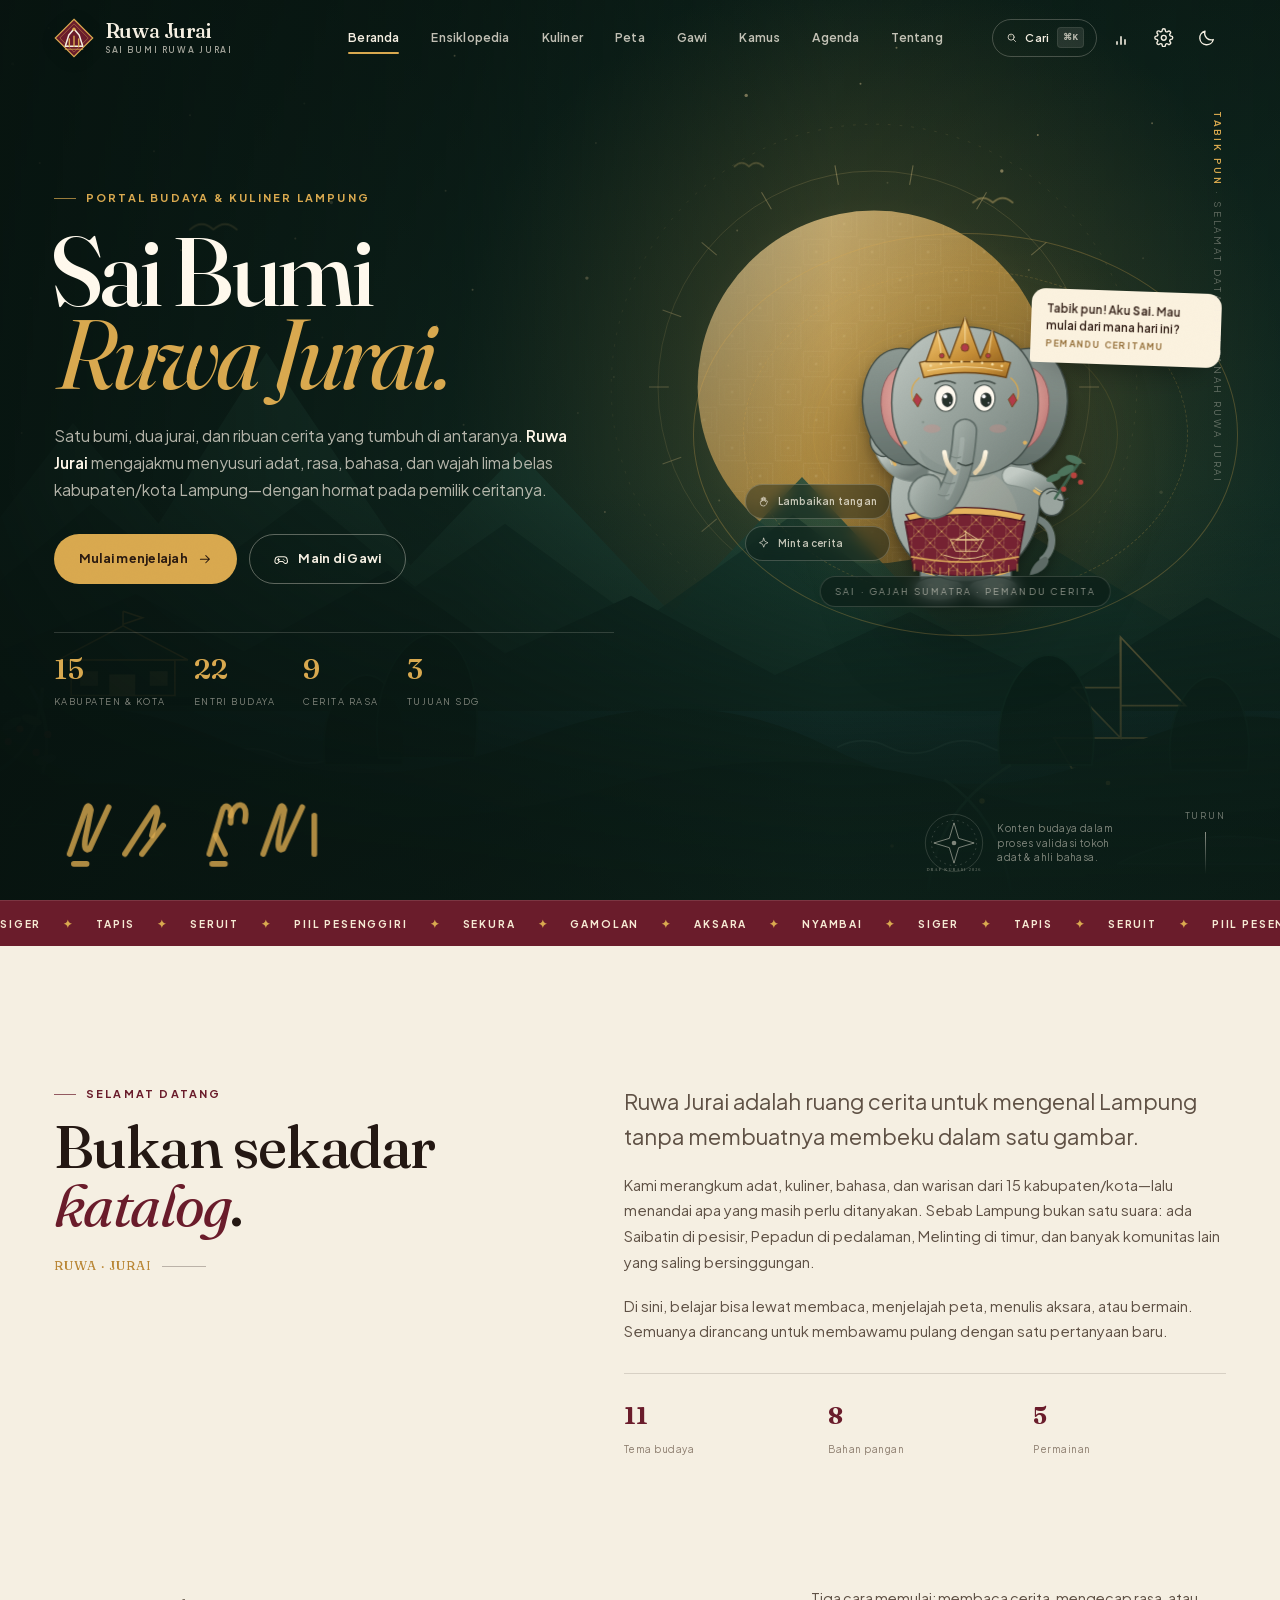
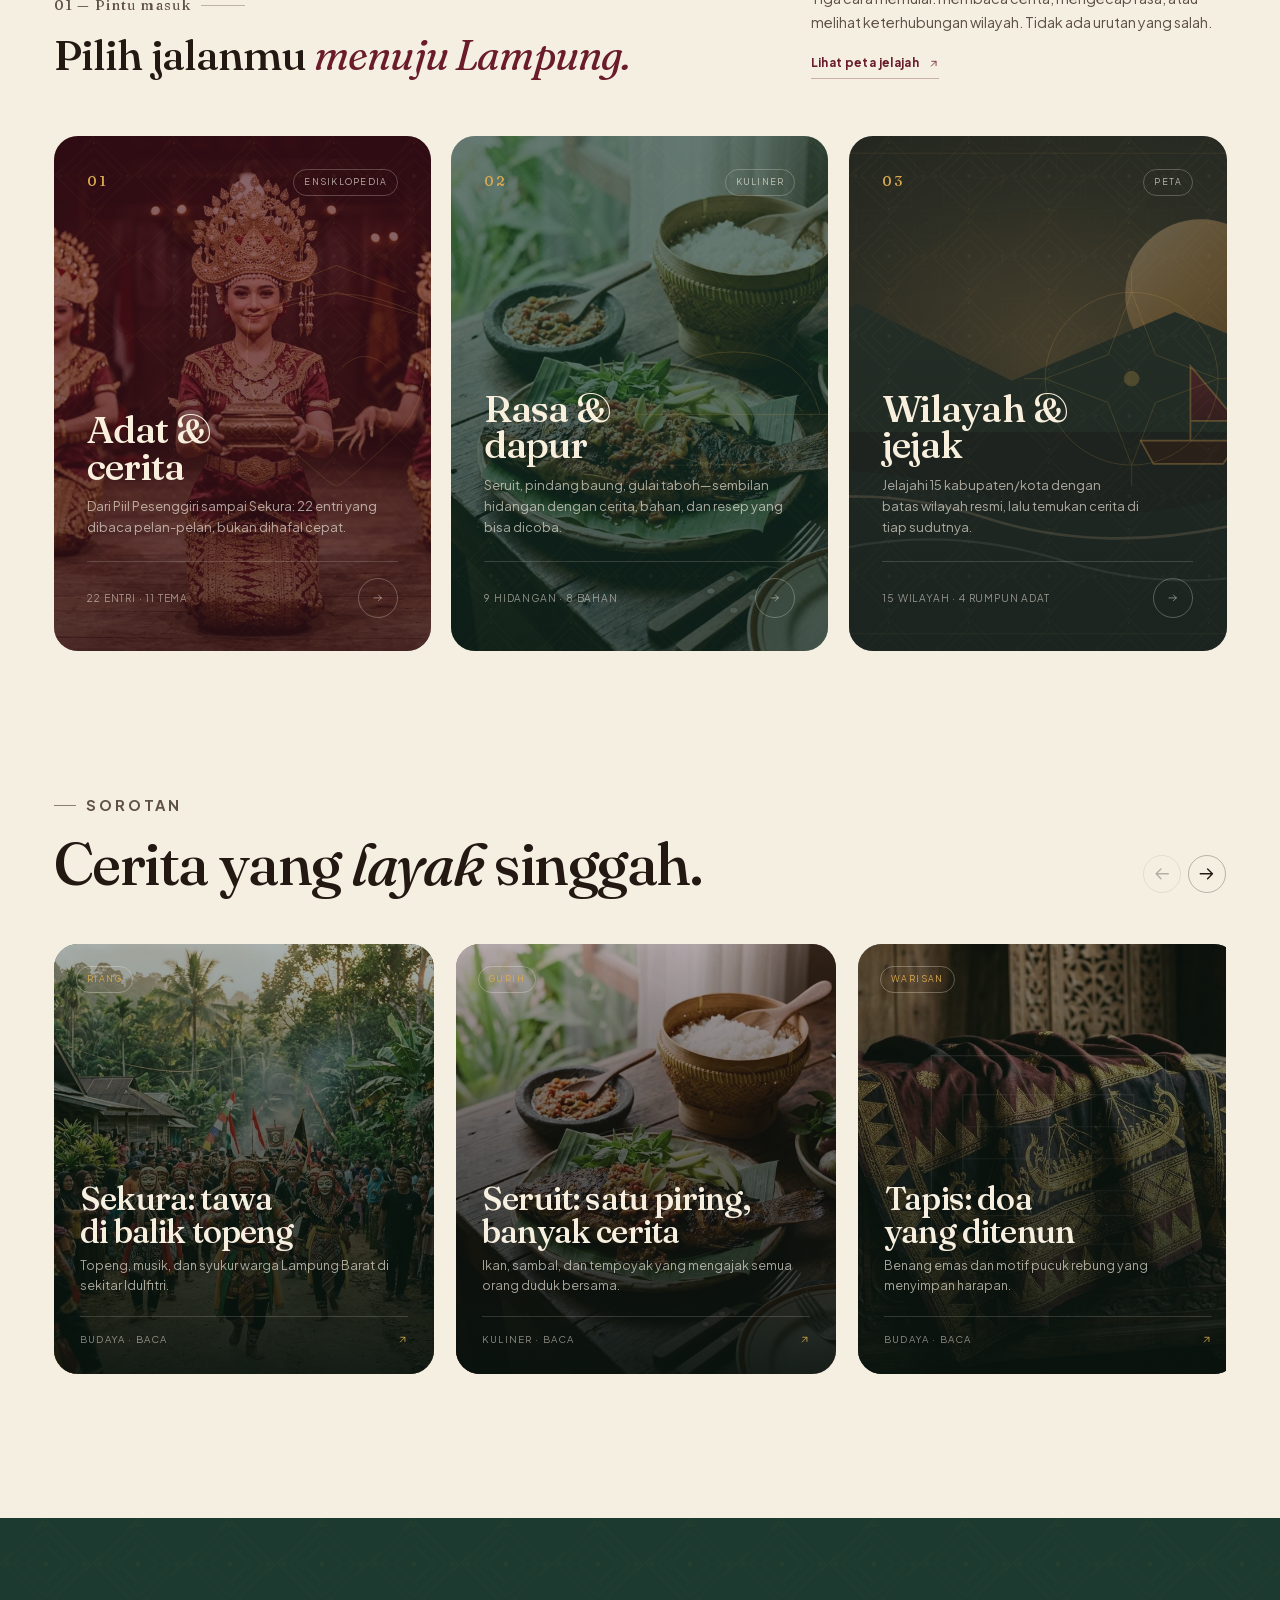
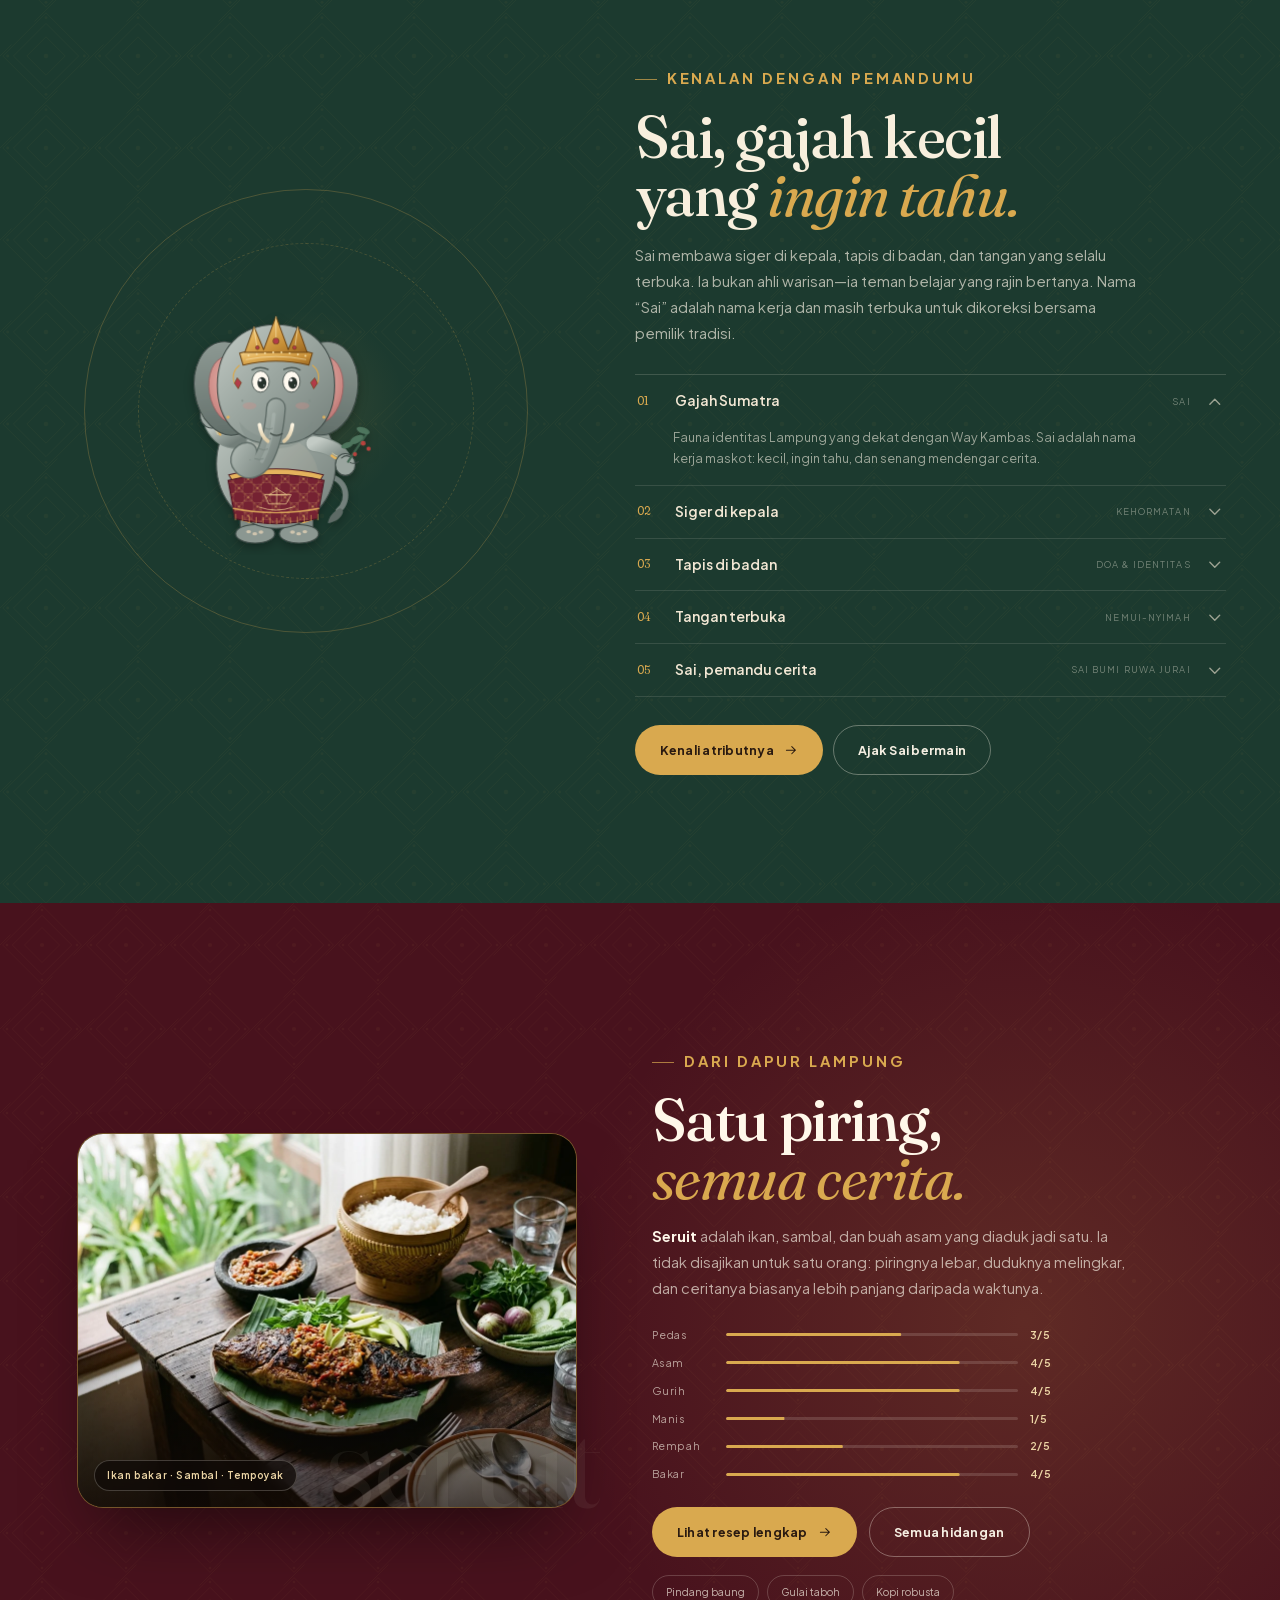
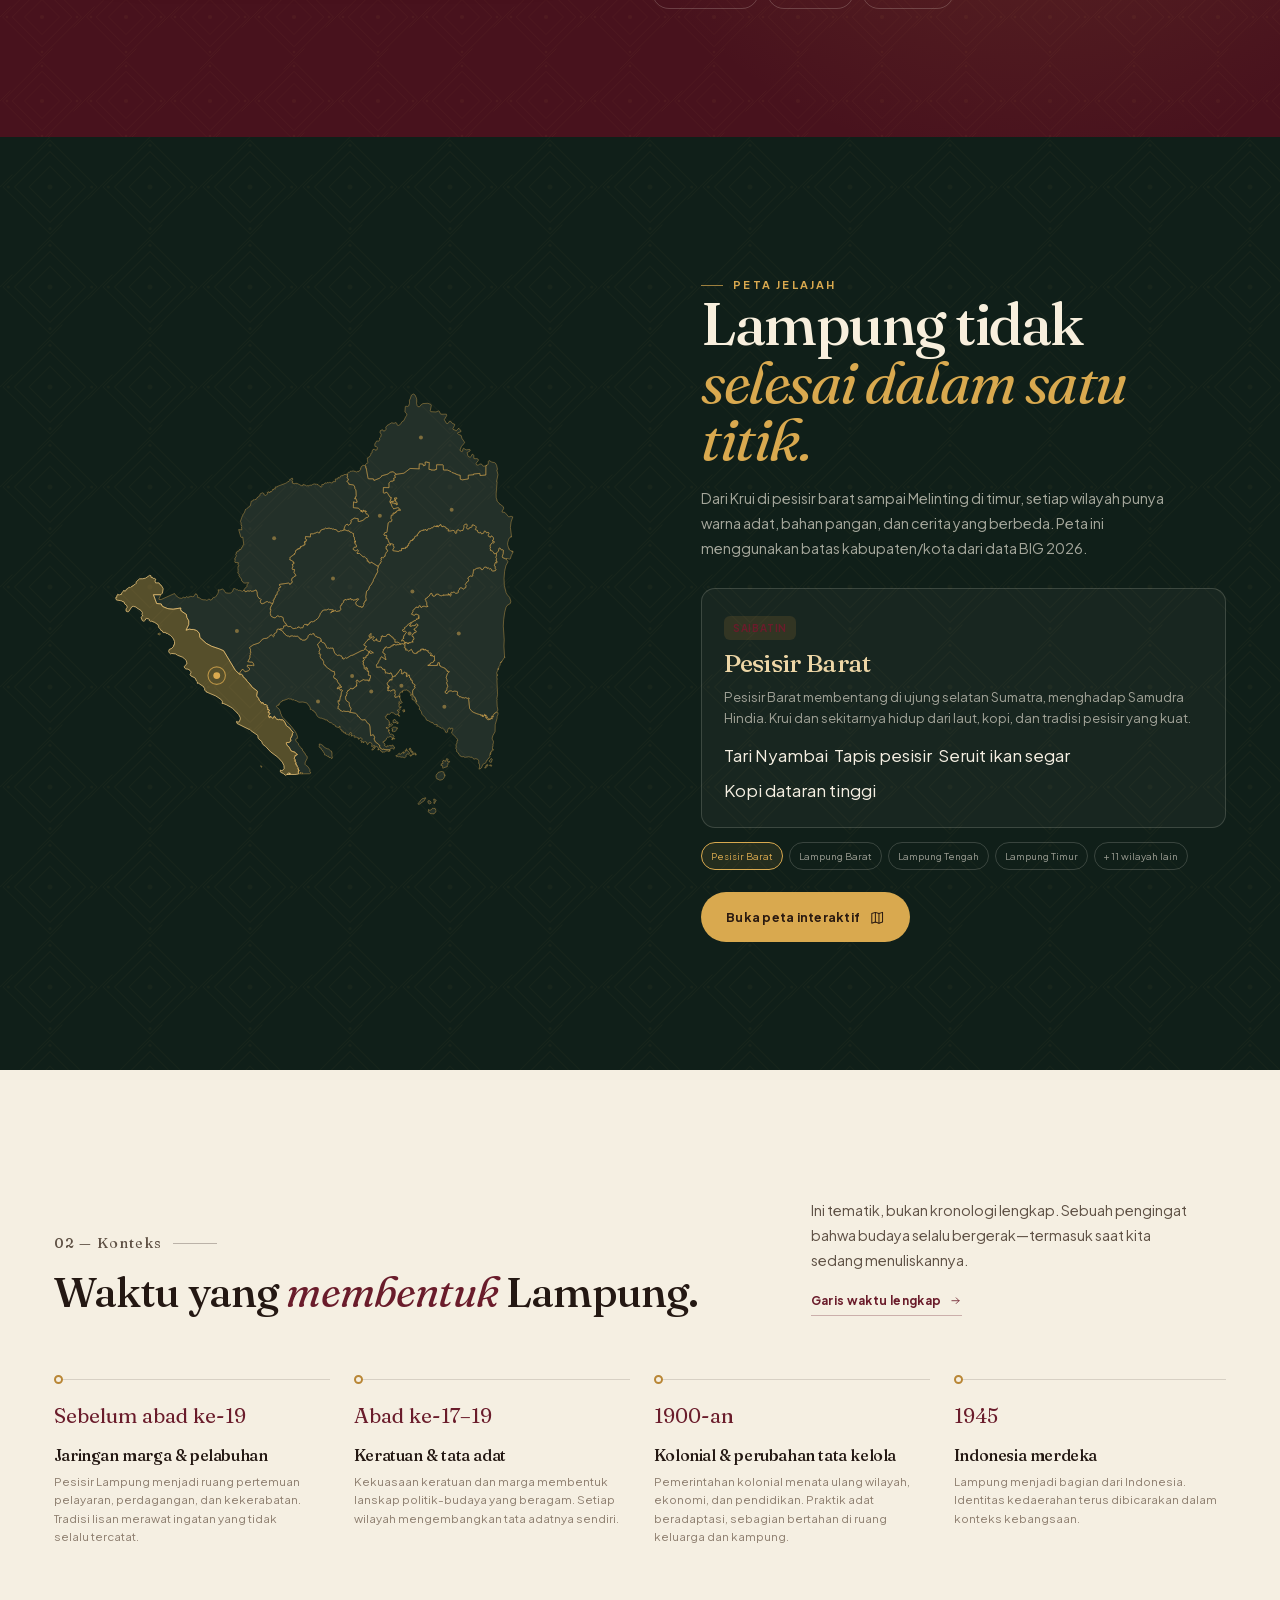
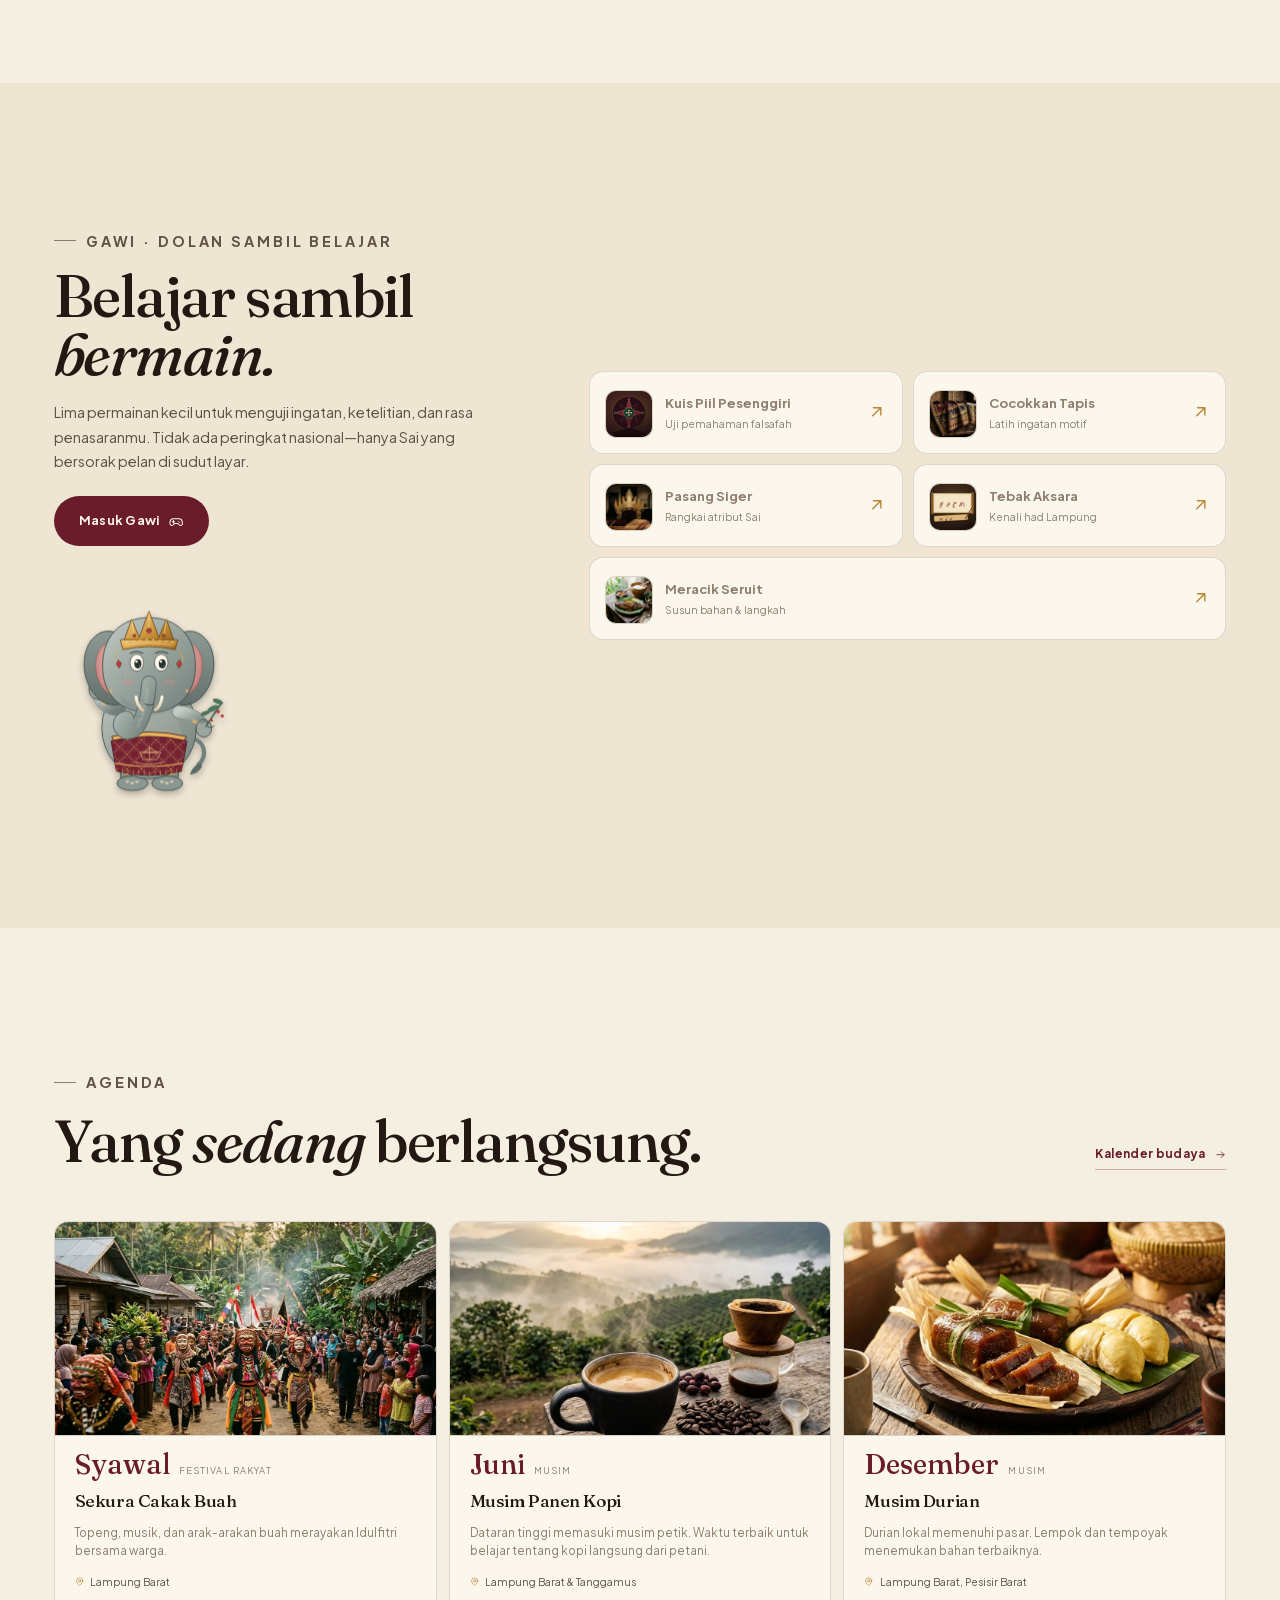
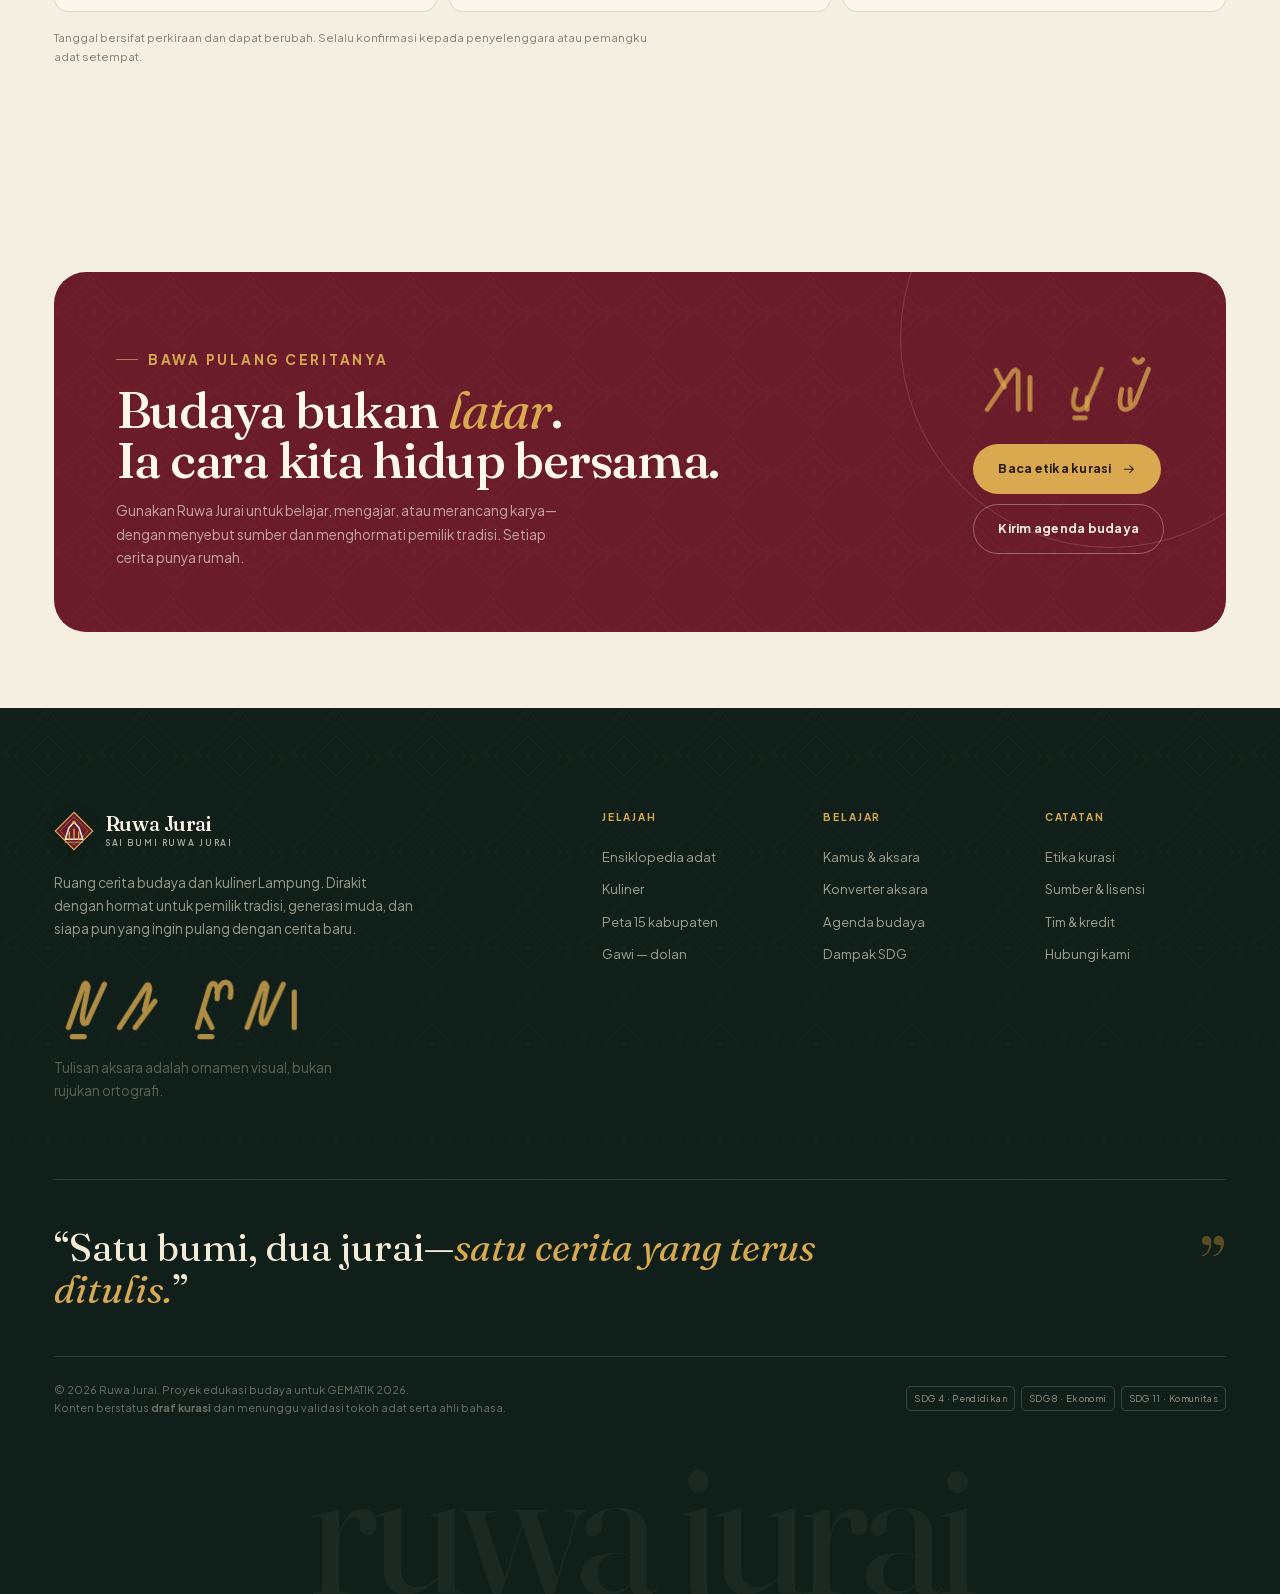
<file: index.html>
<!DOCTYPE html>
<html lang="id" data-theme="light">
<head>
  <meta charset="utf-8">
  <meta name="viewport" content="width=device-width, initial-scale=1">
  <title>Ruwa Jurai — Portal Budaya &amp; Kuliner Lampung</title>
  <meta name="description" content="Rumah digital untuk cerita, rasa, dan warisan Lampung. Jelajahi ensiklopedia adat, kuliner, peta 15 kabupaten/kota, kamus aksara, dan permainan budaya.">
  <meta name="theme-color" content="#142b23">
  <meta property="og:title" content="Ruwa Jurai — Sai Bumi Ruwa Jurai">
  <meta property="og:description" content="Satu bumi, dua jurai. Jelajahi budaya dan kuliner Lampung lewat cerita, peta, aksara, dan permainan.">
  <meta property="og:type" content="website">
  <meta property="og:image" content="assets/img/og-ruwa-jurai.svg">
  <link rel="icon" href="assets/img/favicon.svg" type="image/svg+xml">
  <link rel="manifest" href="manifest.webmanifest">
  <link rel="stylesheet" href="assets/fonts/fonts.css">
  <link rel="stylesheet" href="assets/css/base.css">
  <link rel="stylesheet" href="assets/css/components.css">
  <link rel="stylesheet" href="assets/css/pages.css">
  <script defer src="assets/js/glyphs.js"></script>
  <script defer src="assets/js/aksara.js"></script>
  <script defer src="assets/js/icons.js"></script>
  <script defer src="assets/js/illustrations.js"></script>
  <script defer src="assets/js/data.js"></script>
  <script defer src="assets/js/map-data.js"></script>
  <script defer src="assets/js/app.js"></script>
  <script defer src="assets/js/home.js"></script>
  <meta name="color-scheme" content="light dark">
  <meta name="mobile-web-app-capable" content="yes">
  <meta name="apple-mobile-web-app-capable" content="yes">
  <meta name="apple-mobile-web-app-status-bar-style" content="black-translucent">
  <meta name="apple-mobile-web-app-title" content="Ruwa Jurai">
  <script defer src="assets/js/sw-register.js"></script>
</head>
<body data-page="beranda">
  <div data-site-header></div>
  <main id="main">
    <!-- HERO -->
    <section class="home-hero" id="hero">
      <div class="home-hero__scene" data-hero-scene></div>
      <div class="hero-sparks" aria-hidden="true"><span></span><span></span><span></span><span></span><span></span><span></span><span></span><span></span></div>
      <span class="hero-verbs" aria-hidden="true"><b>tabik pun</b> · selamat datang di tanah ruwa jurai</span>
      <div class="container home-hero__inner">
        <div class="home-hero__copy">
          <p class="eyebrow eyebrow--gold">Portal budaya &amp; kuliner Lampung</p>
          <h1>
            <span class="line">Sai Bumi</span>
            <em>Ruwa Jurai.</em>
          </h1>
          <p class="home-hero__lead">
            Satu bumi, dua jurai, dan ribuan cerita yang tumbuh di antaranya.
            <strong>Ruwa Jurai</strong> mengajakmu menyusuri adat, rasa, bahasa, dan wajah
            lima belas kabupaten/kota Lampung—dengan hormat pada pemilik ceritanya.
          </p>
          <div class="home-hero__actions">
            <a class="btn btn--gold" href="ensiklopedia.html">Mulai menjelajah <span data-icon="right"></span></a>
            <a class="btn btn--on-dark" href="gawi.html"><span data-icon="gamepad"></span> Main di Gawi</a>
          </div>
          <div class="home-hero__stats">
            <div class="home-hero__stat"><b data-count="15">15</b><span>Kabupaten &amp; kota</span></div>
            <div class="home-hero__stat"><b data-count="22">22</b><span>Entri budaya</span></div>
            <div class="home-hero__stat"><b data-count="9">9</b><span>Cerita rasa</span></div>
            <div class="home-hero__stat"><b data-count="3">3</b><span>Tujuan SDG</span></div>
          </div>
        </div>
        <div class="home-hero__mascot">
          <div class="mascot-stage">
            <span class="mascot-stage__halo" aria-hidden="true"></span>
            <div class="speech-bubble">Tabik pun! Aku <b>Sai</b>. Mau mulai dari mana hari ini?<small>Pemandu ceritamu</small></div>
            <div class="mascot-actions">
              <button type="button" data-sai-action="wave"><span data-icon="hands"></span> Lambaikan tangan</button>
              <button type="button" data-sai-action="story"><span data-icon="spark"></span> Minta cerita</button>
            </div>
            <div data-mascot></div>
            <span class="mascot-stage__caption">Sai · gajah Sumatra · pemandu cerita</span>
          </div>
        </div>
      </div>
      <div class="container home-hero__foot">
        <div class="hero-aksara aksara-wrap" data-aksara="ruwa jurai" data-aksara-decor aria-hidden="true"></div>
        <div class="home-hero__footright">
          <div class="hero-seal">
            <svg viewBox="0 0 80 80" aria-hidden="true" fill="none" stroke="currentColor" stroke-width="1">
              <circle cx="40" cy="40" r="37" opacity=".4"/>
              <circle cx="40" cy="40" r="29" stroke-dasharray="2 5" opacity=".5"/>
              <path d="M40 14 46 34 66 40 46 46 40 66 34 46 14 40 34 34Z" stroke-width="1.2"/>
              <circle cx="40" cy="40" r="3" fill="currentColor" stroke="none"/>
              <text x="40" y="76" text-anchor="middle" font-size="5.5" letter-spacing="1.4" fill="currentColor" stroke="none" font-family="serif">DRAF KURASI 2026</text>
            </svg>
            <span>Konten budaya dalam proses validasi tokoh adat &amp; ahli bahasa.</span>
          </div>
          <a class="hero-scroll" href="#jelajah"><span>Turun</span><span class="line" aria-hidden="true"></span></a>
        </div>
      </div>
    </section>

    <!-- RIBBON -->
    <div class="ribbon" aria-hidden="true">
      <div class="ribbon__track">
        <div class="ribbon__group">
          <span>Siger</span><span>Tapis</span><span>Seruit</span><span>Piil Pesenggiri</span><span>Sekura</span><span>Gamolan</span><span>Aksara</span><span>Nyambai</span>
        </div>
        <div class="ribbon__group">
          <span>Siger</span><span>Tapis</span><span>Seruit</span><span>Piil Pesenggiri</span><span>Sekura</span><span>Gamolan</span><span>Aksara</span><span>Nyambai</span>
        </div>
      </div>
    </div>

    <!-- INTRO -->
    <section class="section home-intro" id="jelajah">
      <div class="container home-intro__grid">
        <div class="home-intro__title reveal">
          <p class="eyebrow">Selamat datang</p>
          <h2>Bukan sekadar <em>katalog</em>.</h2>
          <p class="section-index" style="margin-top:22px">RUWA · JURAI</p>
        </div>
        <div class="home-intro__body reveal" data-reveal="right">
          <p class="lead">Ruwa Jurai adalah ruang cerita untuk mengenal Lampung tanpa membuatnya membeku dalam satu gambar.</p>
          <p>Kami merangkum adat, kuliner, bahasa, dan warisan dari 15 kabupaten/kota—lalu menandai apa yang masih perlu ditanyakan. Sebab Lampung bukan satu suara: ada Saibatin di pesisir, Pepadun di pedalaman, Melinting di timur, dan banyak komunitas lain yang saling bersinggungan.</p>
          <p>Di sini, belajar bisa lewat membaca, menjelajah peta, menulis aksara, atau bermain. Semuanya dirancang untuk membawamu pulang dengan satu pertanyaan baru.</p>
          <div class="home-facts">
            <div class="home-fact"><b>11</b><span>Tema budaya</span></div>
            <div class="home-fact"><b>8</b><span>Bahan pangan</span></div>
            <div class="home-fact"><b>5</b><span>Permainan</span></div>
          </div>
        </div>
      </div>
    </section>

    <!-- PATHWAYS -->
    <section class="section section--flush" aria-labelledby="path-title">
      <div class="container">
        <div class="section-head section-head--split">
          <div>
            <p class="section-index reveal">01 — Pintu masuk</p>
            <h2 class="section-lede" id="path-title" style="margin-top:14px">Pilih jalanmu <em>menuju Lampung.</em></h2>
          </div>
          <div class="section-head__side reveal" data-reveal="right">
            <p>Tiga cara memulai: membaca cerita, mengecap rasa, atau melihat keterhubungan wilayah. Tidak ada urutan yang salah.</p>
            <a class="link-arrow" href="peta.html">Lihat peta jelajah <span data-icon="arrow-up-right"></span></a>
          </div>
        </div>
        <div class="pathways">
          <a class="path-card reveal" href="ensiklopedia.html" style="--delay:0ms">
            <img class="path-card__photo" src="assets/img/entries/sigeh-pengunten.webp" alt="Penari Tari Sigeh Pengunten Lampung" loading="lazy">
            <div class="path-card__top"><span class="path-card__num">01</span><span class="path-card__tag">Ensiklopedia</span></div>
            <div class="path-card__art" data-motif-panel="mask" aria-hidden="true"></div>
            <div class="path-card__body">
              <h3>Adat &amp;<br>cerita</h3>
              <p>Dari Piil Pesenggiri sampai Sekura: 22 entri yang dibaca pelan-pelan, bukan dihafal cepat.</p>
              <div class="path-card__foot"><span>22 entri · 11 tema</span><span class="path-card__arrow" data-icon="right"></span></div>
            </div>
          </a>
          <a class="path-card reveal" href="kuliner.html" style="--delay:80ms">
            <img class="path-card__photo" src="assets/img/dishes/seruit.webp" alt="Hidangan Seruit khas Lampung" loading="lazy">
            <div class="path-card__top"><span class="path-card__num">02</span><span class="path-card__tag">Kuliner</span></div>
            <div class="path-card__art" data-motif-panel="seruit" aria-hidden="true"></div>
            <div class="path-card__body">
              <h3>Rasa &amp;<br>dapur</h3>
              <p>Seruit, pindang baung, gulai taboh—sembilan hidangan dengan cerita, bahan, dan resep yang bisa dicoba.</p>
              <div class="path-card__foot"><span>9 hidangan · 8 bahan</span><span class="path-card__arrow" data-icon="right"></span></div>
            </div>
          </a>
          <a class="path-card reveal" href="peta.html" style="--delay:160ms">
            <img class="path-card__photo" src="assets/img/scenes/route-pesisir.svg" alt="Lanskap pesisir Lampung" loading="lazy">
            <div class="path-card__top"><span class="path-card__num">03</span><span class="path-card__tag">Peta</span></div>
            <div class="path-card__art" data-motif-panel="compass" aria-hidden="true"></div>
            <div class="path-card__body">
              <h3>Wilayah &amp;<br>jejak</h3>
              <p>Jelajahi 15 kabupaten/kota dengan batas wilayah resmi, lalu temukan cerita di tiap sudutnya.</p>
              <div class="path-card__foot"><span>15 wilayah · 4 rumpun adat</span><span class="path-card__arrow" data-icon="right"></span></div>
            </div>
          </a>
        </div>
      </div>
    </section>

    <!-- HIGHLIGHTS -->
    <section class="section" aria-labelledby="sorotan-title">
      <div class="container">
        <div class="section-head">
          <div class="section-head__title reveal">
            <p class="eyebrow">Sorotan</p>
            <h2 id="sorotan-title">Cerita yang <em class="italic">layak</em> singgah.</h2>
          </div>
          <div class="rail-nav reveal" data-reveal="right" aria-label="Geser sorotan">
            <button type="button" data-rail-prev aria-label="Sorotan sebelumnya"><span data-icon="left"></span></button>
            <button type="button" data-rail-next aria-label="Sorotan berikutnya"><span data-icon="right"></span></button>
          </div>
        </div>
        <div class="rail-wrap">
          <div class="rail reveal" id="highlight-rail" tabindex="0" aria-label="Sorotan budaya dan kuliner"></div>
        </div>
      </div>
    </section>

    <!-- SAI -->
    <section class="section sai-feature" aria-labelledby="sai-title">
      <div class="container sai-feature__grid">
        <div class="sai-feature__visual reveal" data-reveal="left">
          <span class="sai-feature__ring" aria-hidden="true"></span>
          <div data-mascot></div>
        </div>
        <div class="sai-feature__copy reveal" data-reveal="right">
          <p class="eyebrow">Kenalan dengan pemandumu</p>
          <h2 id="sai-title">Sai, gajah kecil<br>yang <em>ingin tahu.</em></h2>
          <p>Sai membawa siger di kepala, tapis di badan, dan tangan yang selalu terbuka. Ia bukan ahli warisan—ia teman belajar yang rajin bertanya. Nama “Sai” adalah nama kerja dan masih terbuka untuk dikoreksi bersama pemilik tradisi.</p>
          <div class="sai-attrs" data-sai-attrs></div>
          <div class="sai-feature__actions">
            <a class="btn btn--gold" href="tentang.html#maskot">Kenali atributnya <span data-icon="right"></span></a>
            <a class="btn btn--on-dark" href="gawi.html">Ajak Sai bermain</a>
          </div>
        </div>
      </div>
    </section>

    <!-- RASA -->
    <section class="section rasa-feature" aria-labelledby="rasa-title">
      <div class="container rasa-feature__grid">
        <div class="rasa-feature__art reveal" data-reveal="left">
          <div class="rasa-feature__frame">
            <img src="assets/img/dishes/seruit.webp" alt="Seruit ikan bakar Lampung dengan sambal tempoyak dan lalapan" loading="lazy">
            <span class="steam-wisps" aria-hidden="true"><i></i><i></i><i></i></span>
            <span class="rasa-feature__chip">Ikan bakar · Sambal · Tempoyak</span>
          </div>
        </div>
        <div class="rasa-feature__copy reveal" data-reveal="right">
          <p class="eyebrow">Dari dapur Lampung</p>
          <h2 id="rasa-title">Satu piring,<br><em>semua cerita.</em></h2>
          <p><strong style="color:#fff8ea">Seruit</strong> adalah ikan, sambal, dan buah asam yang diaduk jadi satu. Ia tidak disajikan untuk satu orang: piringnya lebar, duduknya melingkar, dan ceritanya biasanya lebih panjang daripada waktunya.</p>
          <div class="flavor-mini" id="seruit-flavor"></div>
          <div class="home-hero__actions" style="margin-top:22px">
            <a class="btn btn--gold" href="kuliner.html?hidangan=seruit">Lihat resep lengkap <span data-icon="right"></span></a>
            <a class="btn btn--on-dark" href="kuliner.html">Semua hidangan</a>
          </div>
          <div class="rasa-feature__links" style="margin-top:18px">
            <a href="kuliner.html?hidangan=pindang-baung">Pindang baung</a>
            <a href="kuliner.html?hidangan=gulai-taboh">Gulai taboh</a>
            <a href="kuliner.html?hidangan=kopi-robusta">Kopi robusta</a>
          </div>
        </div>
      </div>
    </section>

    <!-- PETA -->
    <section class="section map-teaser" aria-labelledby="peta-title">
      <div class="container map-teaser__grid">
        <div class="map-teaser__art" id="home-map" aria-label="Peta mini 15 kabupaten/kota Lampung"></div>
        <div class="map-teaser__copy reveal" data-reveal="right">
          <p class="eyebrow">Peta jelajah</p>
          <h2 id="peta-title">Lampung tidak<br><em>selesai dalam satu titik.</em></h2>
          <p style="color:rgba(245,239,226,.65);font-size:.9rem;line-height:1.75;max-width:48ch;margin-top:18px">Dari Krui di pesisir barat sampai Melinting di timur, setiap wilayah punya warna adat, bahan pangan, dan cerita yang berbeda. Peta ini menggunakan batas kabupaten/kota dari data BIG 2026.</p>
          <div class="map-teaser__card" id="home-map-card" aria-live="polite"></div>
          <div class="map-teaser__chips" id="home-map-chips"></div>
          <a class="btn btn--gold" style="margin-top:22px" href="peta.html">Buka peta interaktif <span data-icon="map"></span></a>
        </div>
      </div>
    </section>

    <!-- TIMELINE -->
    <section class="section" aria-labelledby="garis-title">
      <div class="container">
        <div class="section-head section-head--split">
          <div>
            <p class="section-index reveal">02 — Konteks</p>
            <h2 class="section-lede" id="garis-title" style="margin-top:14px">Waktu yang <em>membentuk</em> Lampung.</h2>
          </div>
          <div class="section-head__side reveal" data-reveal="right">
            <p>Ini tematik, bukan kronologi lengkap. Sebuah pengingat bahwa budaya selalu bergerak—termasuk saat kita sedang menuliskannya.</p>
            <a class="link-arrow" href="ensiklopedia.html#garis-waktu">Garis waktu lengkap <span data-icon="right"></span></a>
          </div>
        </div>
        <div class="timeline-rail reveal" id="home-timeline"></div>
      </div>
    </section>

    <!-- GAWI -->
    <section class="section games-teaser" aria-labelledby="gawi-title">
      <div class="container games-teaser__grid">
        <div class="games-teaser__copy reveal" data-reveal="left">
          <p class="eyebrow">Gawi · dolan sambil belajar</p>
          <h2 id="gawi-title" style="margin-top:14px">Belajar sambil<br><em class="italic">bermain.</em></h2>
          <p>Lima permainan kecil untuk menguji ingatan, ketelitian, dan rasa penasaranmu. Tidak ada peringkat nasional—hanya Sai yang bersorak pelan di sudut layar.</p>
          <div class="home-hero__actions" style="margin-top:22px">
            <a class="btn" href="gawi.html">Masuk Gawi <span data-icon="gamepad"></span></a>
          </div>
          <div class="games-teaser__mascot" data-mascot="bare" aria-hidden="true">
            <div class="bubble">Mulai dari yang paling mudah? Aku temani.</div>
          </div>
        </div>
        <div class="game-mini-grid reveal" data-reveal="right" id="home-games"></div>
      </div>
    </section>

    <!-- AGENDA -->
    <section class="section" aria-labelledby="agenda-title">
      <div class="container">
        <div class="section-head">
          <div class="section-head__title reveal">
            <p class="eyebrow">Agenda</p>
            <h2 id="agenda-title">Yang <em class="italic">sedang</em> berlangsung.</h2>
          </div>
          <a class="link-arrow reveal" href="agenda.html" data-reveal="right">Kalender budaya <span data-icon="right"></span></a>
        </div>
        <div class="agenda-strip reveal" id="home-agenda"></div>
        <p class="tiny faint" style="margin-top:16px;max-width:70ch">Tanggal bersifat perkiraan dan dapat berubah. Selalu konfirmasi kepada penyelenggara atau pemangku adat setempat.</p>
      </div>
    </section>

    <!-- CTA -->
    <section class="section section--tight">
      <div class="container">
        <div class="cta-band reveal">
          <div>
            <p class="eyebrow">Bawa pulang ceritanya</p>
            <h2>Budaya bukan <em>latar</em>.<br>Ia cara kita hidup bersama.</h2>
            <p>Gunakan Ruwa Jurai untuk belajar, mengajar, atau merancang karya—dengan menyebut sumber dan menghormati pemilik tradisi. Setiap cerita punya rumah.</p>
          </div>
          <div class="cta-band__actions">
            <div class="cta-band__aksara aksara-wrap" data-aksara="sai bumi" data-aksara-decor aria-hidden="true"></div>
            <a class="btn btn--gold" href="tentang.html">Baca etika kurasi <span data-icon="right"></span></a>
            <a class="btn btn--on-dark" href="agenda.html">Kirim agenda budaya</a>
          </div>
        </div>
      </div>
    </section>
  </main>
  <div data-site-footer></div>
</body>
</html>
</file>
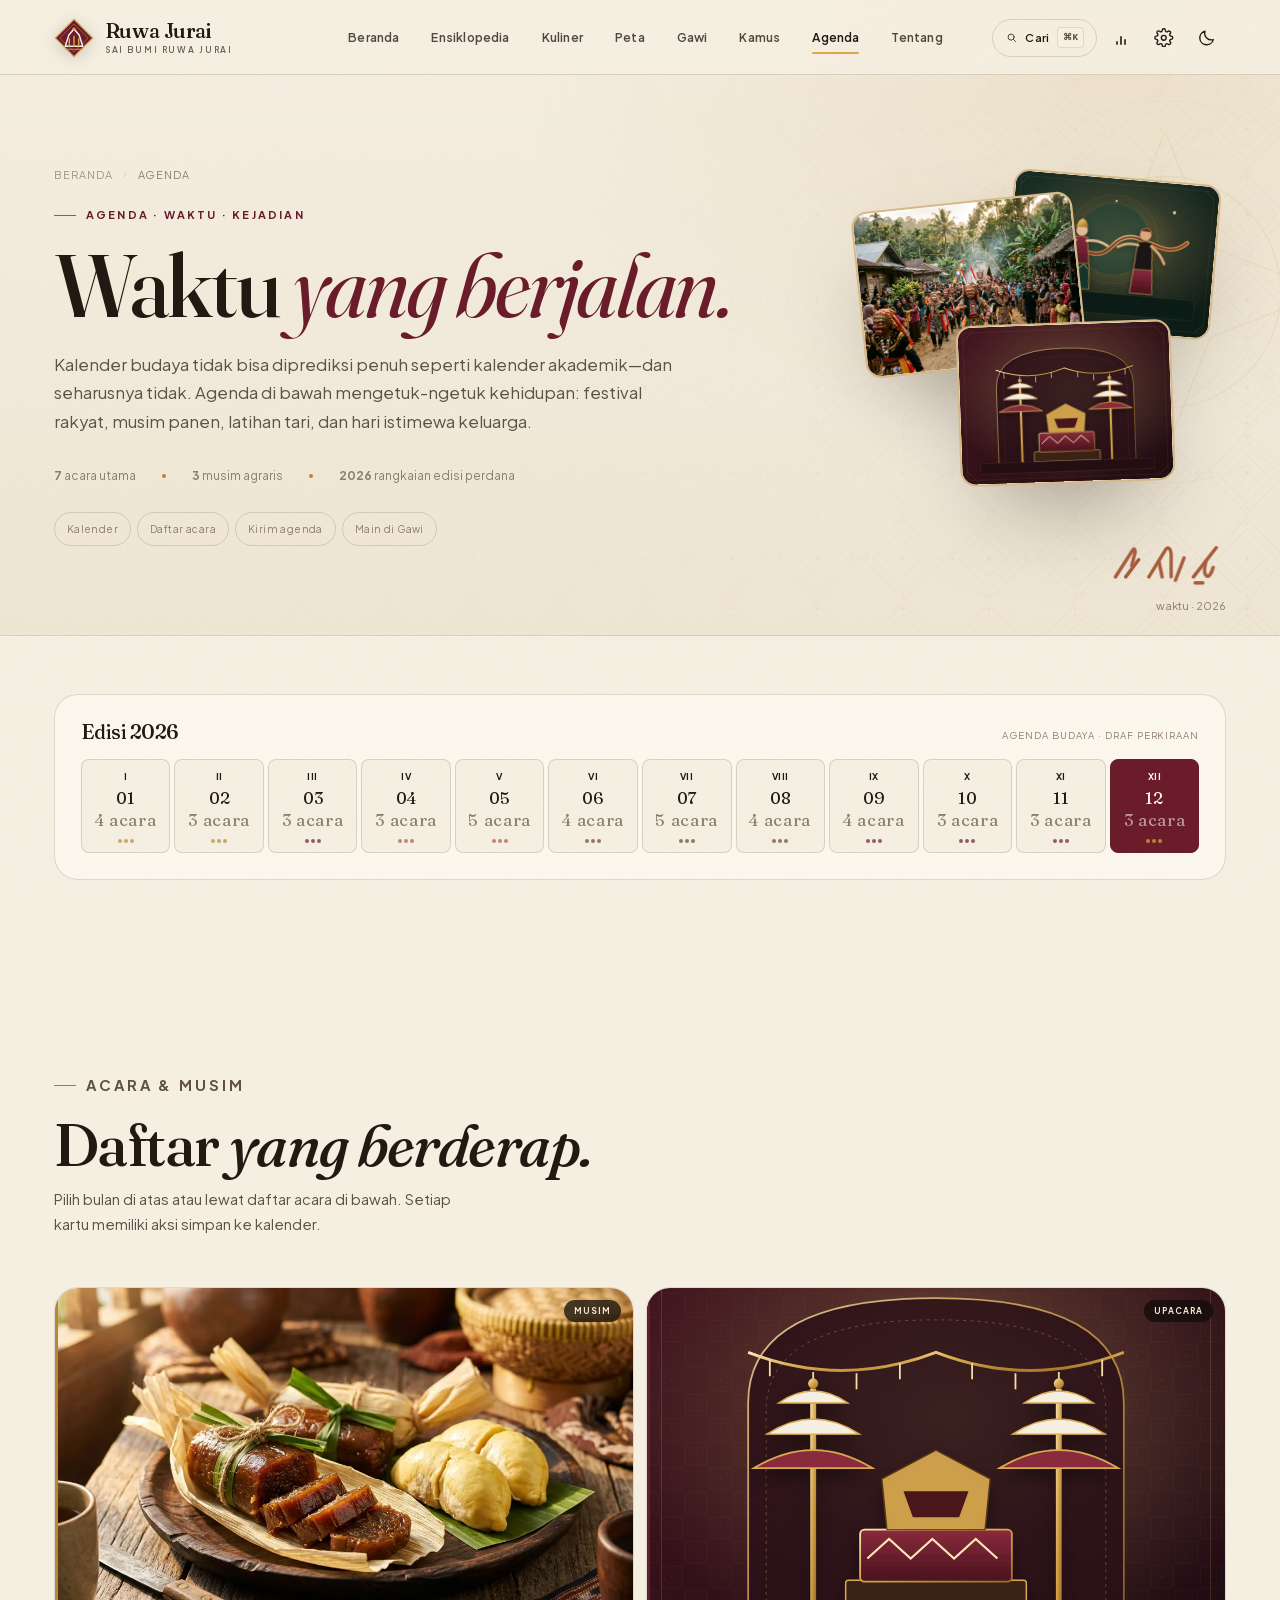
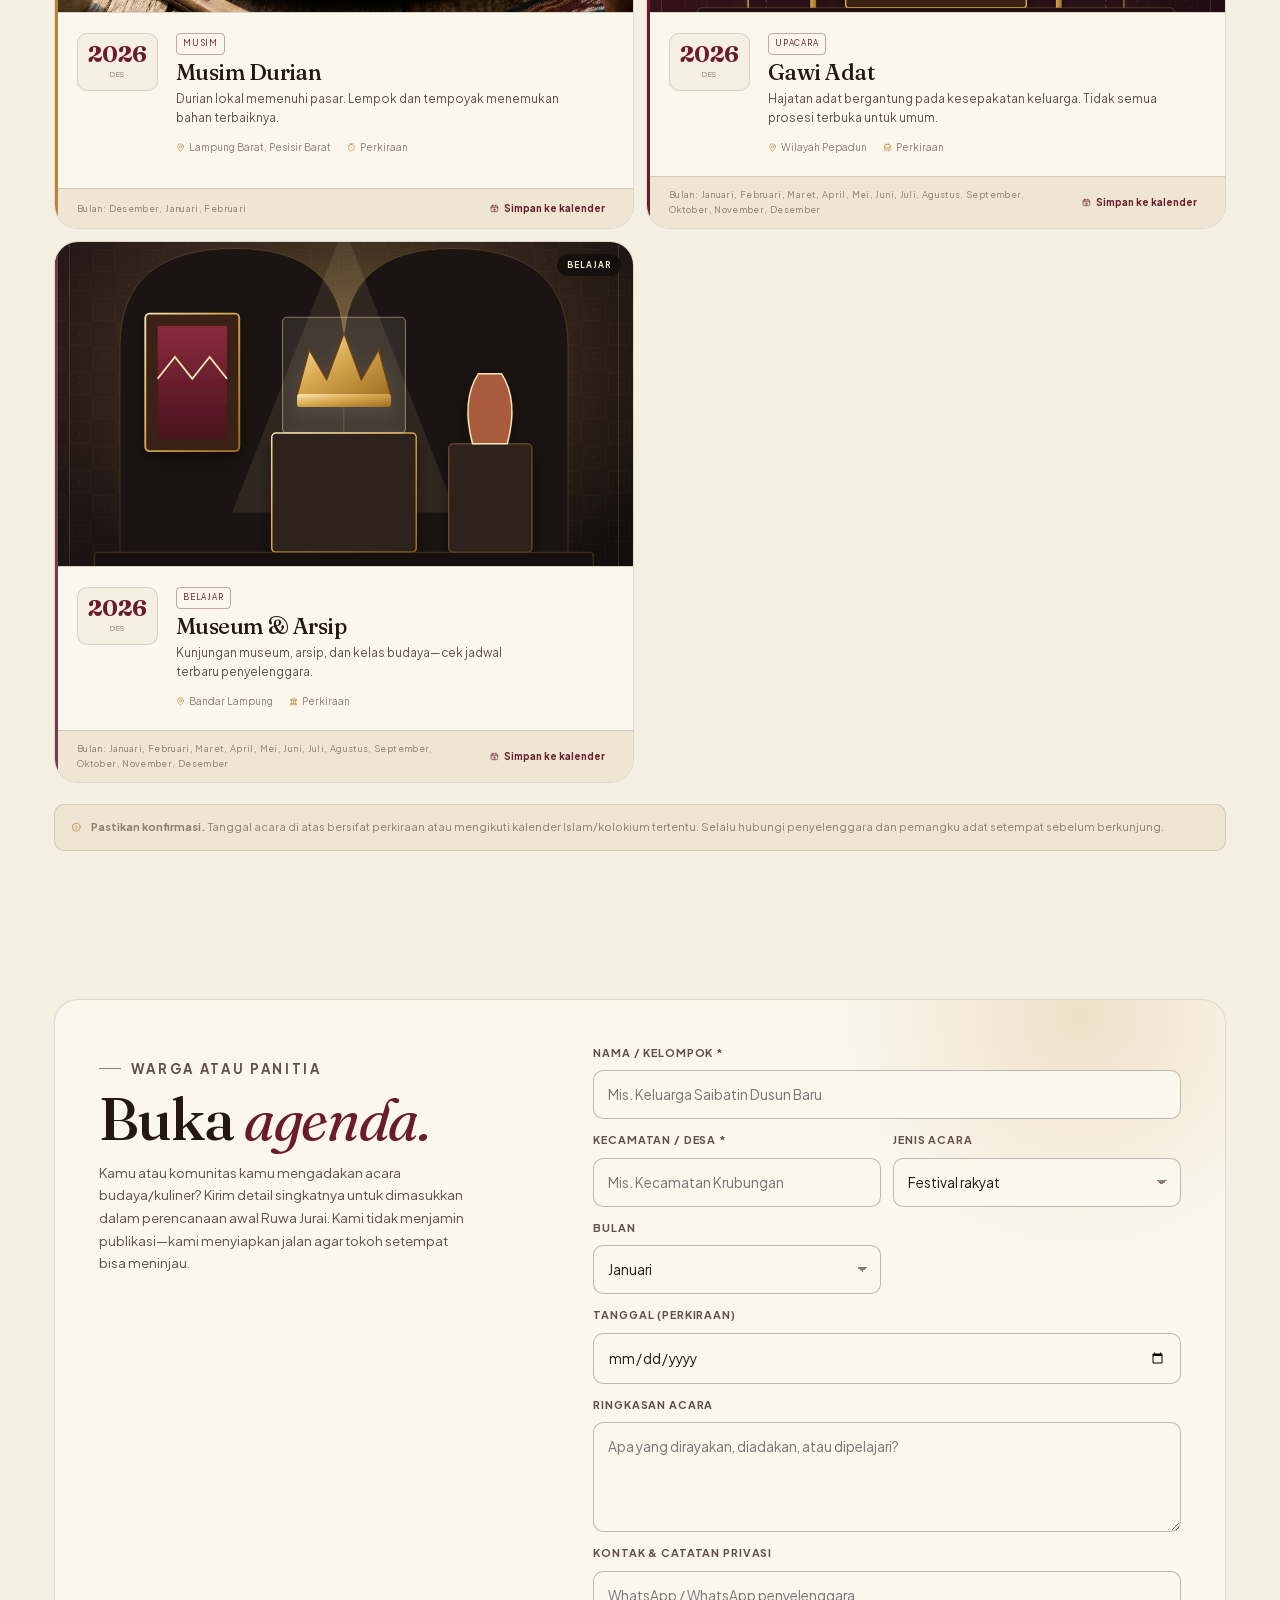
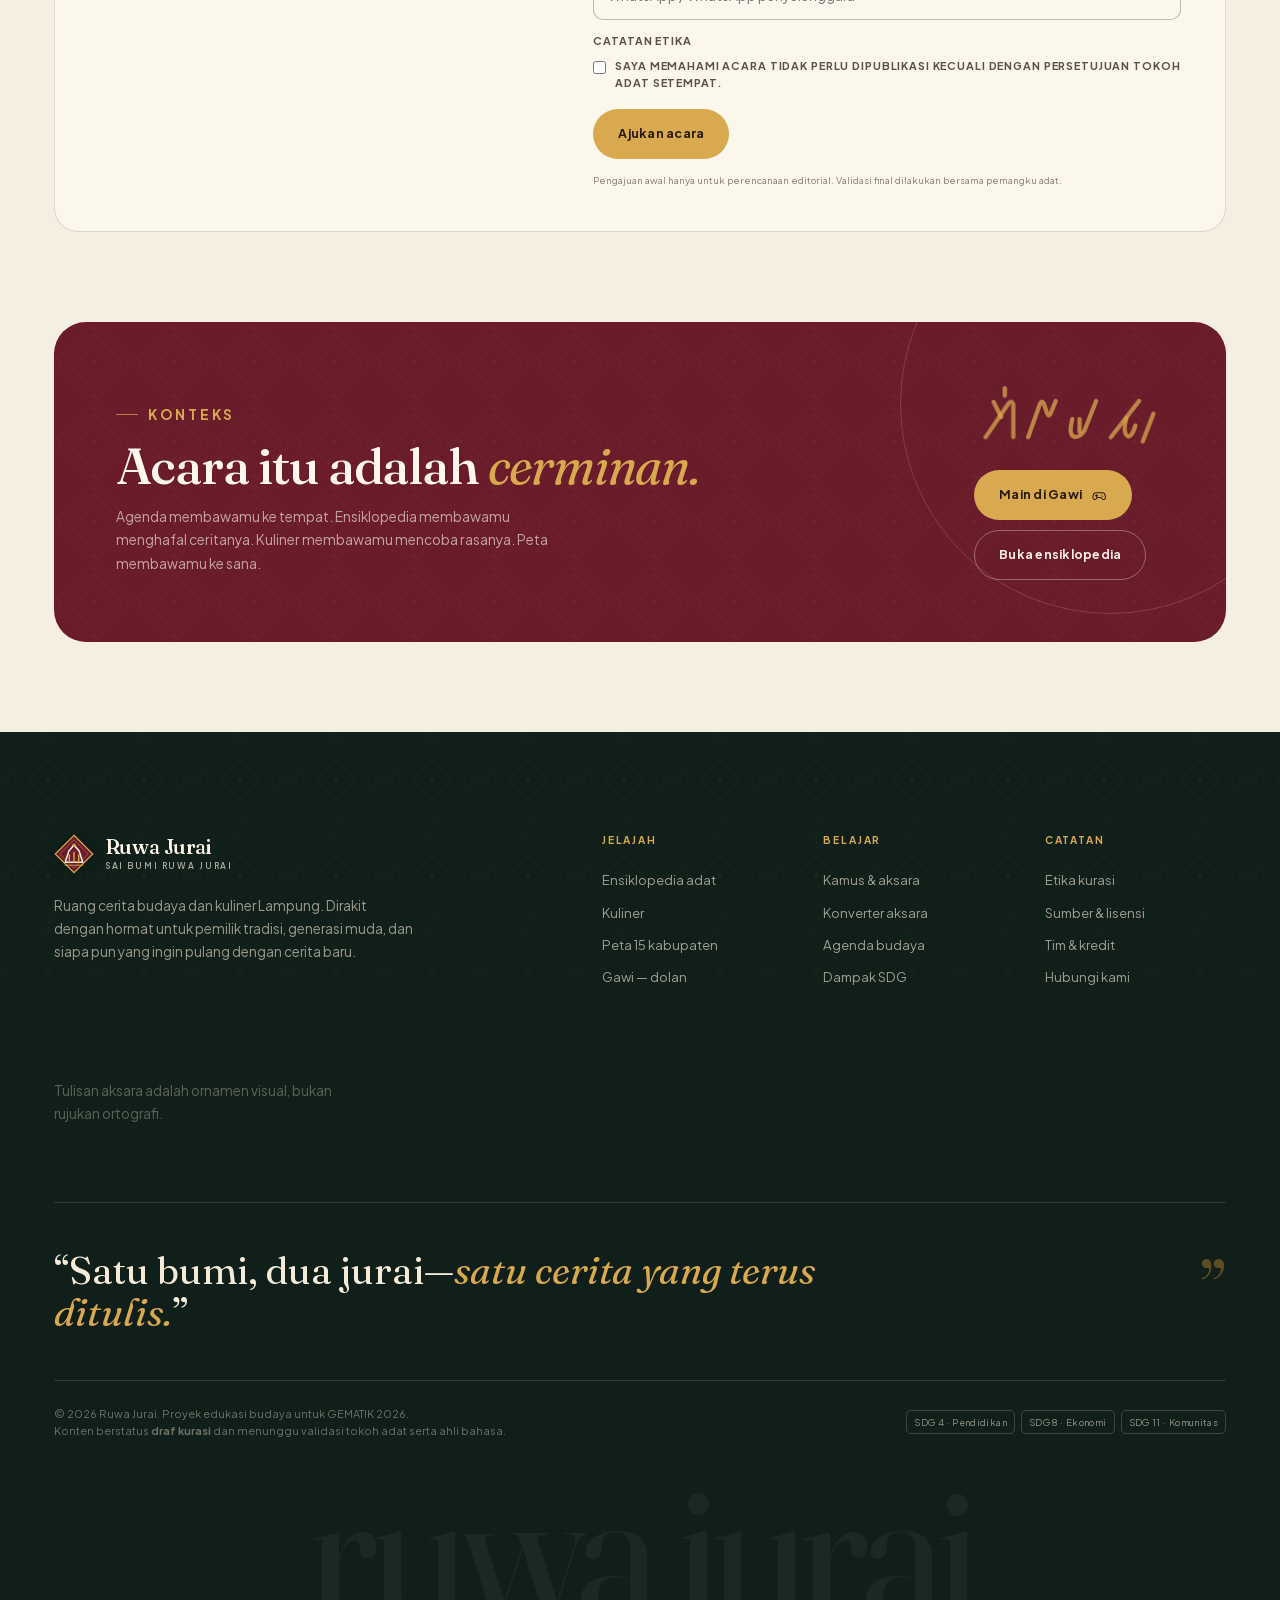
<file: agenda.html>
<!DOCTYPE html>
<html lang="id" data-theme="light">
<head>
  <meta charset="utf-8">
  <meta name="viewport" content="width=device-width, initial-scale=1">
  <title>Agenda Budaya Lampung — Ruwa Jurai</title>
  <meta name="description" content="Agenda budaya dan musim pertanian Lampung: Sekura, musim kopi, durian, dan upacara adat. Tanggal perkiraan, konfirmasi penyelenggara.">
  <meta name="theme-color" content="#142b23">
  <meta property="og:title" content="Agenda Budaya Lampung — Ruwa Jurai">
  <meta property="og:description" content="Kapan budaya dirasakan. Dan ketika musim tiba.">
  <meta property="og:type" content="website">
  <meta property="og:image" content="assets/img/og-ruwa-jurai.svg">
  <link rel="icon" href="assets/img/favicon.svg" type="image/svg+xml">
  <link rel="manifest" href="manifest.webmanifest">
  <link rel="stylesheet" href="assets/fonts/fonts.css">
  <link rel="stylesheet" href="assets/css/base.css">
  <link rel="stylesheet" href="assets/css/components.css">
  <link rel="stylesheet" href="assets/css/pages.css">
  <link rel="stylesheet" href="assets/css/interior.css">
  <script defer src="assets/js/glyphs.js"></script>
  <script defer src="assets/js/aksara.js"></script>
  <script defer src="assets/js/icons.js"></script>
  <script defer src="assets/js/illustrations.js"></script>
  <script defer src="assets/js/data.js"></script>
  <script defer src="assets/js/map-data.js"></script>
  <script defer src="assets/js/app.js"></script>
  <script defer src="assets/js/agenda.js"></script>
  <meta name="color-scheme" content="light dark">
  <meta name="mobile-web-app-capable" content="yes">
  <meta name="apple-mobile-web-app-capable" content="yes">
  <meta name="apple-mobile-web-app-status-bar-style" content="black-translucent">
  <meta name="apple-mobile-web-app-title" content="Ruwa Jurai">
  <script defer src="assets/js/sw-register.js"></script>
</head>
<body data-page="agenda" data-header="solid">
  <div data-site-header></div>
  <main id="main">
    <section class="page-hero page-hero--agenda">
      <div class="container page-hero__inner">
        <nav class="crumb" aria-label="Jejak navigasi">
          <a href="index.html">Beranda</a><span data-icon="chevron-right"></span><span>Agenda</span>
        </nav>
        <p class="eyebrow" style="margin-top:22px">Agenda · Waktu · Kejadian</p>
        <h1>Waktu <em>yang berjalan.</em></h1>
        <p class="page-hero__lead">
          Kalender budaya tidak bisa diprediksi penuh seperti kalender akademik—dan seharusnya tidak.
          Agenda di bawah mengetuk-ngetuk kehidupan: festival rakyat, musim panen, latihan tari, dan hari istimewa keluarga.
        </p>
        <div class="page-hero__meta">
          <span><b>7</b> acara utama</span><span class="dot"></span>
          <span><b>3</b> musim agraris</span><span class="dot"></span>
          <span><b>2026</b> rangkaian edisi perdana</span>
        </div>
        <div class="page-jump" aria-label="Lompat ke bagian">
          <a href="#kalender" data-goto="#kalender">Kalender</a>
          <a href="#agenda" data-goto="#agenda">Daftar acara</a>
          <a href="#kirim" data-goto="#kirim">Kirim agenda</a>
          <a href="gawi.html">Main di Gawi</a>
        </div>
      </div>
      <div class="page-hero__art" data-ornament="drum" aria-hidden="true"></div>
      <div class="page-hero__mosaic" aria-hidden="true">
        <figure class="hero-polaroid hero-polaroid--a"><img src="assets/img/entries/sekura.webp" alt="" loading="eager"></figure>
        <figure class="hero-polaroid hero-polaroid--b"><img src="assets/img/entries/nyambai.svg" alt="" loading="eager"></figure>
        <figure class="hero-polaroid hero-polaroid--c"><img src="assets/img/entries/begawi.svg" alt="" loading="eager"></figure>
      </div>
      <div class="page-hero__aside">
        <span class="aksara-wrap" data-aksara="waktu" data-aksara-decor aria-hidden="true" style="width:120px;color:var(--clay)"></span>
        <span>waktu · 2026</span>
      </div>
    </section>

    <section class="page-section page-section--top" id="kalender">
      <div class="container">
        <div class="year-ribbon reveal">
          <div class="year-ribbon__head">
            <h3>Edisi 2026</h3>
            <span>Agenda budaya · draf perkiraan</span>
          </div>
          <div class="month-track" id="month-track" role="group" aria-label="Pilih bulan budaya"></div>
        </div>
      </div>
    </section>

    <section class="page-section" id="agenda">
      <div class="container">
        <div class="section-head">
          <div class="section-head__title">
            <p class="eyebrow">Acara &amp; musim</p>
            <h2>Daftar <em>yang berderap.</em></h2>
            <p>Pilih bulan di atas atau lewat daftar acara di bawah. Setiap kartu memiliki aksi simpan ke kalender.</p>
          </div>
        </div>
        <div class="agenda-grid" id="agenda-grid"></div>
        <div class="agenda-note" style="margin-top:22px">
          <span data-icon="info"></span>
          <span><b>Pastikan konfirmasi.</b> Tanggal acara di atas bersifat perkiraan atau mengikuti kalender Islam/kolokium tertentu. Selalu hubungi penyelenggara dan pemangku adat setempat sebelum berkunjung.</span>
        </div>
      </div>
    </section>

    <section class="page-section page-section--top" id="kirim">
      <div class="container">
        <div class="submit-panel reveal">
          <div class="submit-panel__grid">
            <div>
              <p class="eyebrow">Warga atau panitia</p>
              <h2>Buka <em>agenda.</em></h2>
              <p>Kamu atau komunitas kamu mengadakan acara budaya/kuliner? Kirim detail singkatnya untuk dimasukkan dalam perencanaan awal Ruwa Jurai. Kami tidak menjamin publikasi—kami menyiapkan jalan agar tokoh setempat bisa meninjau.</p>
            </div>
            <form class="form-grid" id="agenda-form" novalidate>
              <div class="field field--full"><label class="small" for="ag-name">Nama / kelompok <span aria-hidden="true">*</span></label><input class="input" id="ag-name" name="name" required placeholder="Mis. Keluarga Saibatin Dusun Baru"></div>
              <div class="field"><label class="small" for="ag-village">Kecamatan / desa <span aria-hidden="true">*</span></label><input class="input" id="ag-village" name="village" required placeholder="Mis. Kecamatan Krubungan"></div>
              <div class="field"><label class="small" for="ag-type">Jenis acara</label><select class="select" id="ag-type" name="type"><option>Festival rakyat</option><option>Musim pertanian</option><option>Upacara adat</option><option>Pertunjukan</option><option>Kuliner</option><option>Lainnya</option></select></div>
              <div class="field"><label class="small" for="ag-month">Bulan</label><select class="select" id="ag-month" name="month"><option>Januari</option><option>Februari</option><option>Maret</option><option>April</option><option>Mei</option><option>Juni</option><option>Juli</option><option>Agustus</option><option>September</option><option>Oktober</option><option>November</option><option>Desember</option></select></div>
              <div class="field field--full"><label class="small" for="ag-date">Tanggal (perkiraan)</label><input class="input" id="ag-date" name="date" type="date" required></div>
              <div class="field field--full"><label class="small" for="ag-desc">Ringkasan acara</label><textarea class="textarea" id="ag-desc" name="desc" rows="3" required placeholder="Apa yang dirayakan, diadakan, atau dipelajari?"></textarea></div>
              <div class="field field--full"><label class="small" for="ag-contact">Kontak &amp; catatan privasi</label><input class="input" id="ag-contact" name="contact" placeholder="WhatsApp / WhatsApp penyelenggara"></div>
              <div class="field field--full"><label class="small" for="ag-note">Catatan etika</label><div class="form-check"><input type="checkbox" id="ag-consent" required /><label for="ag-consent">Saya memahami acara tidak perlu dipublikasi kecuali dengan persetujuan tokoh adat setempat.</label></div></div>
              <div class="form-actions field--full">
                <button class="btn btn--gold" type="submit">Ajukan acara</button>
                <span class="form-note">Pengajuan awal hanya untuk perencanaan editorial. Validasi final dilakukan bersama pemangku adat.</span>
              </div>
            </form>
          </div>
        </div>
      </div>
    </section>

    <section class="page-section" style="padding-top:0">
      <div class="container">
        <div class="cta-band reveal">
          <div>
            <p class="eyebrow">Konteks</p>
            <h2>Acara itu adalah <em>cerminan.</em></h2>
            <p>Agenda membawamu ke tempat. Ensiklopedia membawamu menghafal ceritanya. Kuliner membawamu mencoba rasanya. Peta membawamu ke sana.</p>
          </div>
          <div class="cta-band__actions">
            <div class="cta-band__aksara aksara-wrap" data-aksara="selamat" data-aksara-decor aria-hidden="true"></div>
            <a class="btn btn--gold" href="gawi.html">Main di Gawi <span data-icon="gamepad"></span></a>
            <a class="btn btn--on-dark" href="ensiklopedia.html">Buka ensiklopedia</a>
          </div>
        </div>
      </div>
    </section>
  </main>
  <div data-site-footer></div>
</body>
</html>
</file>
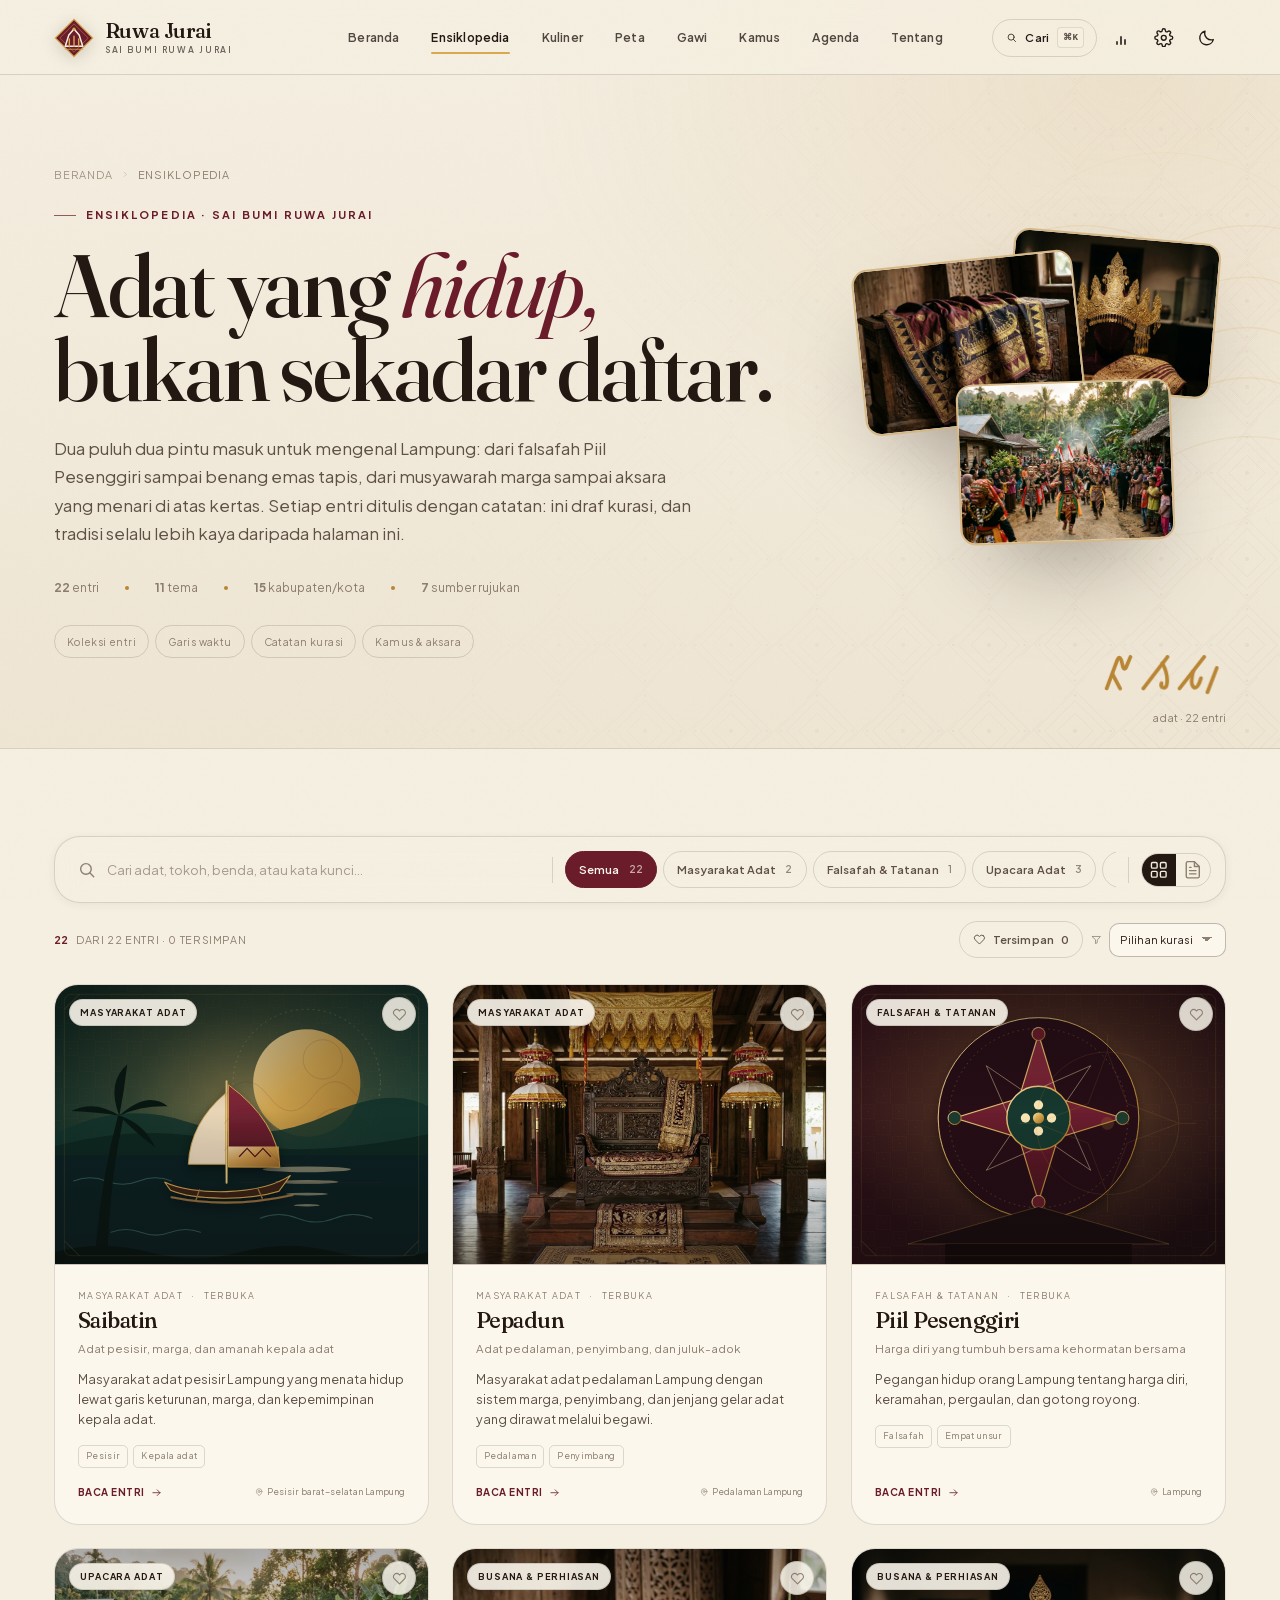
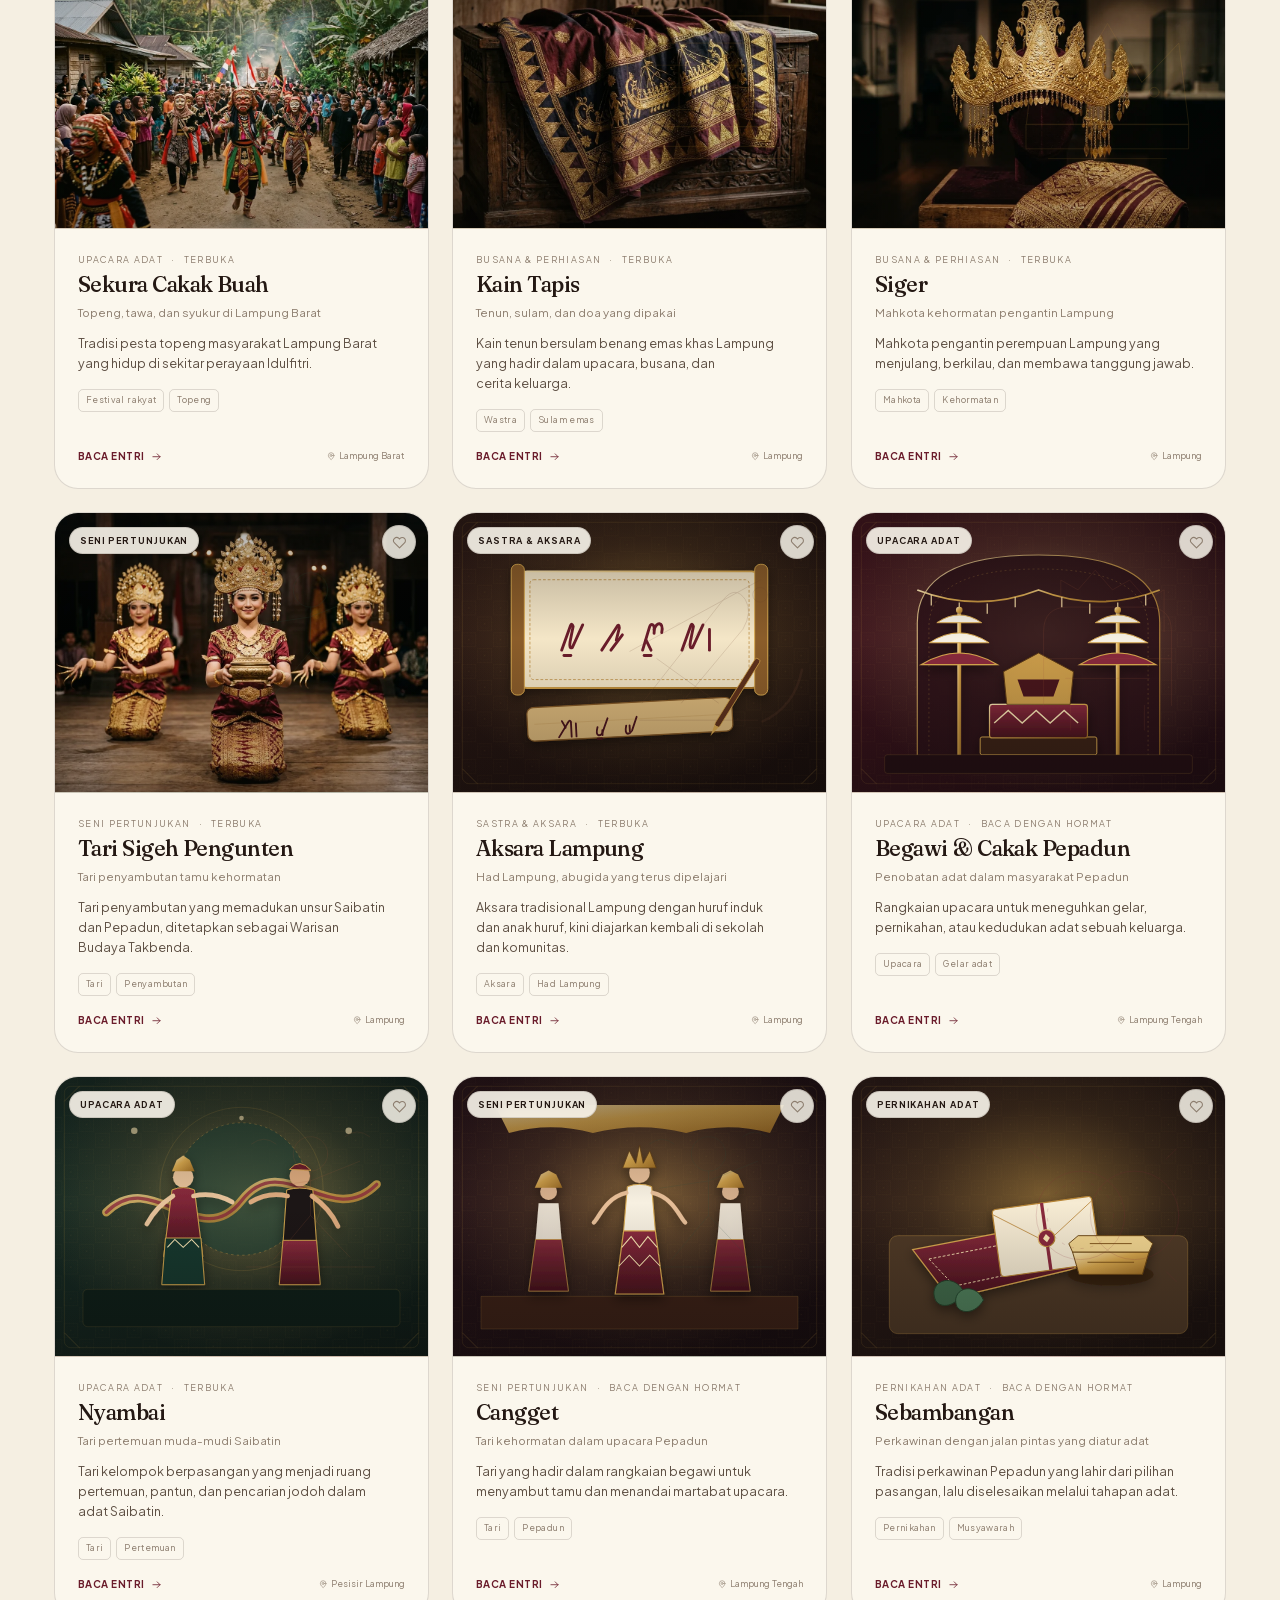
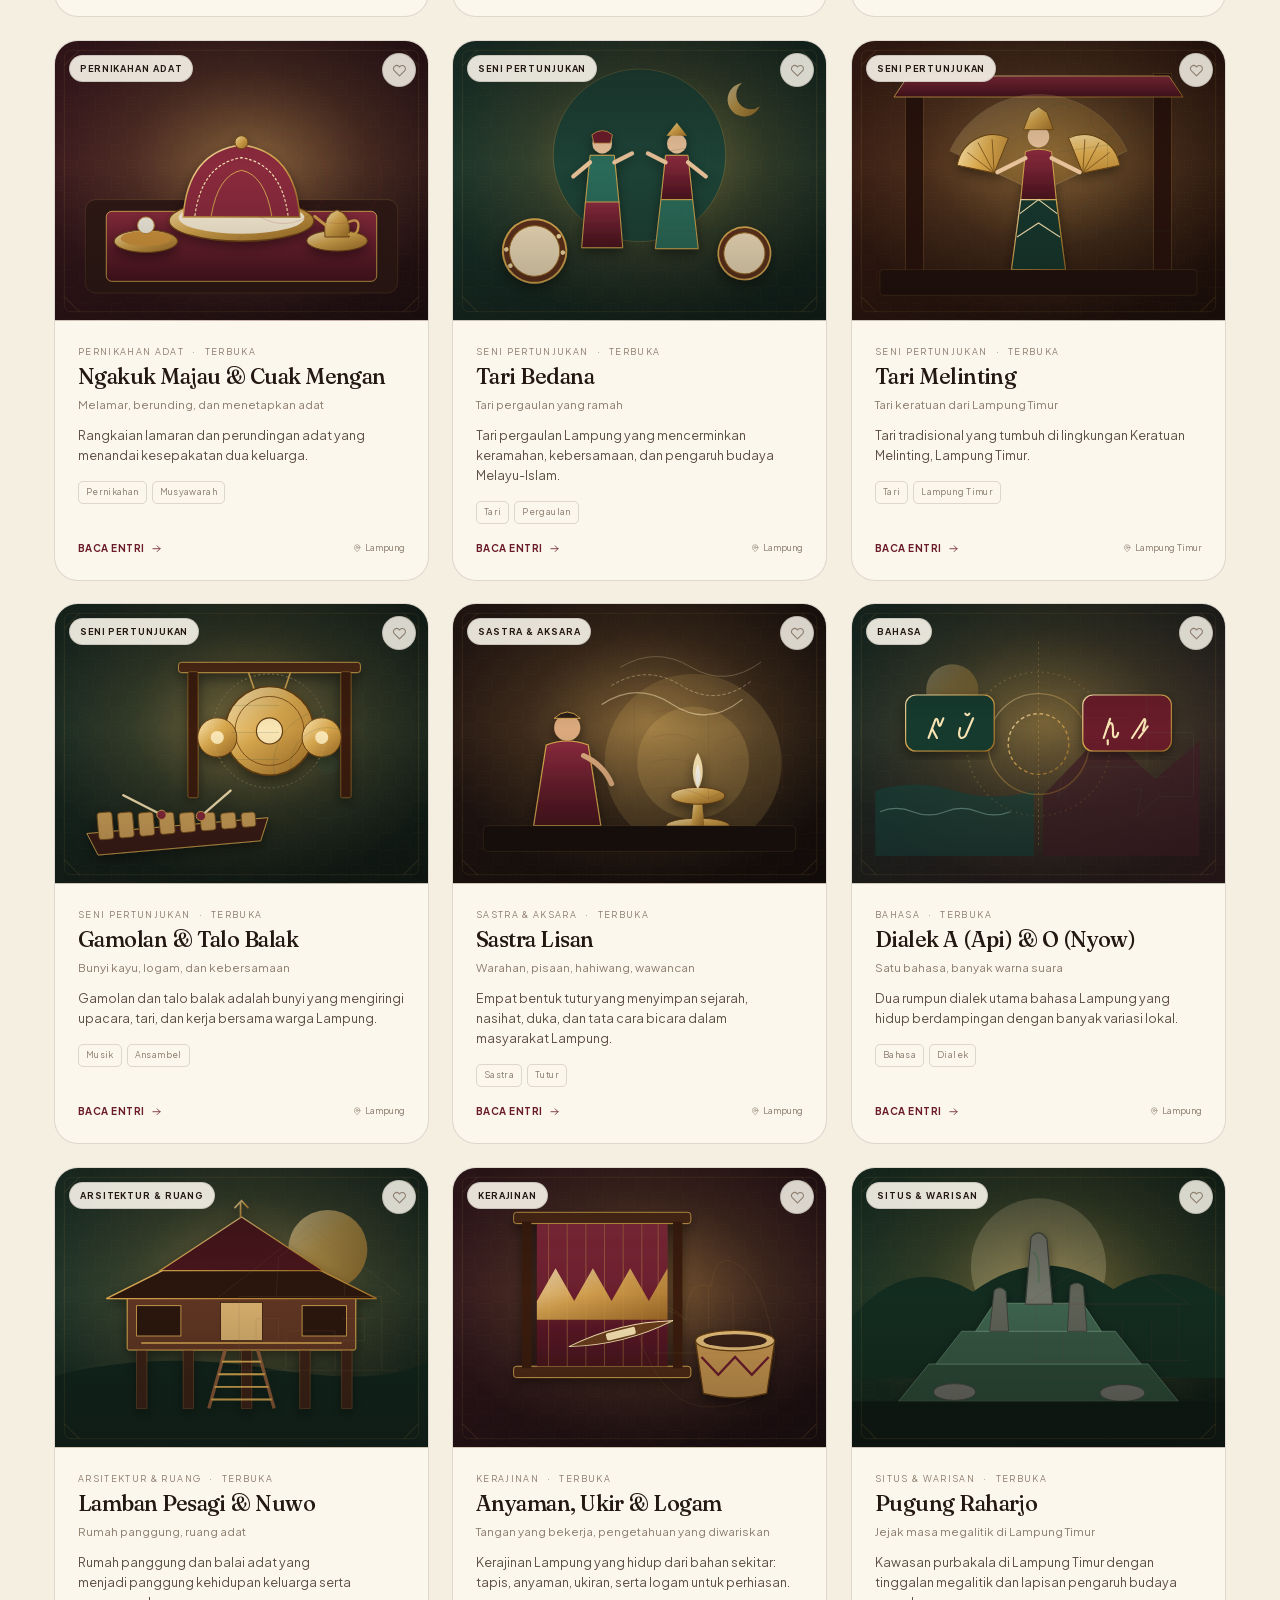
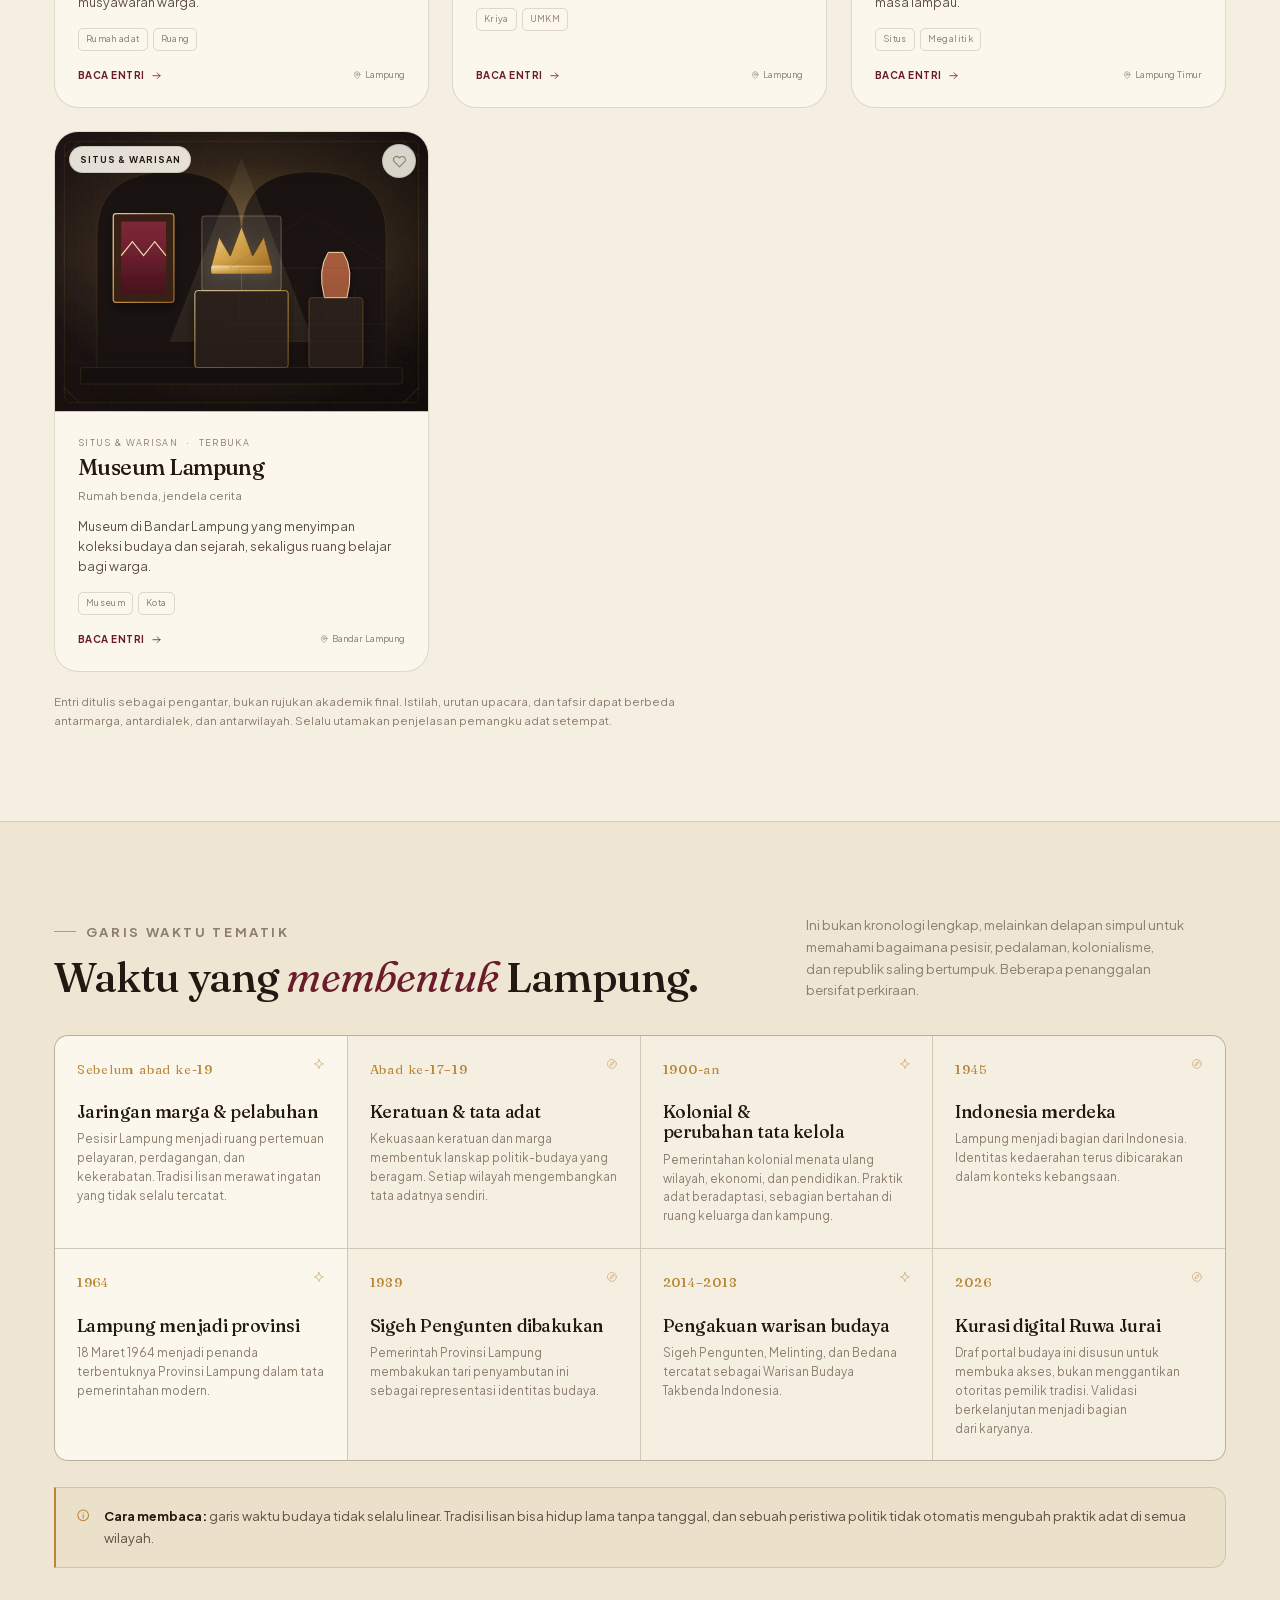
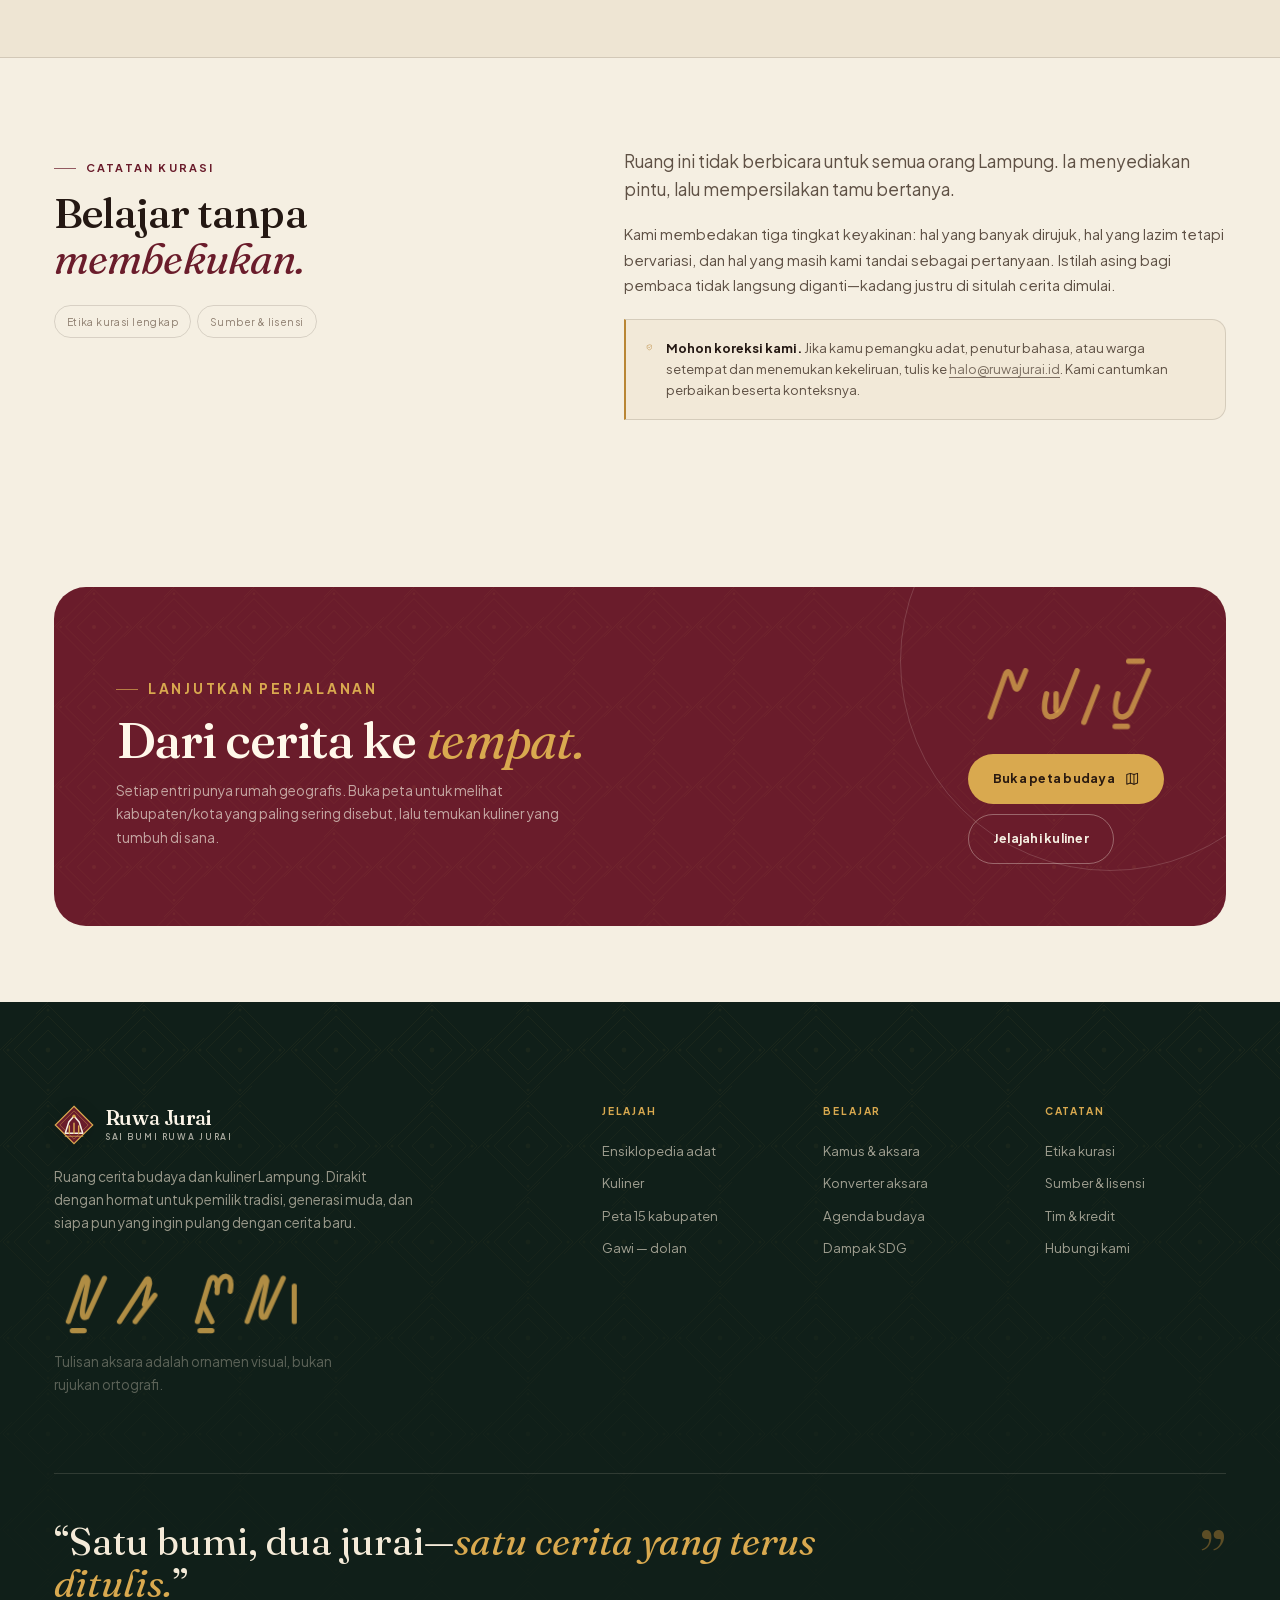
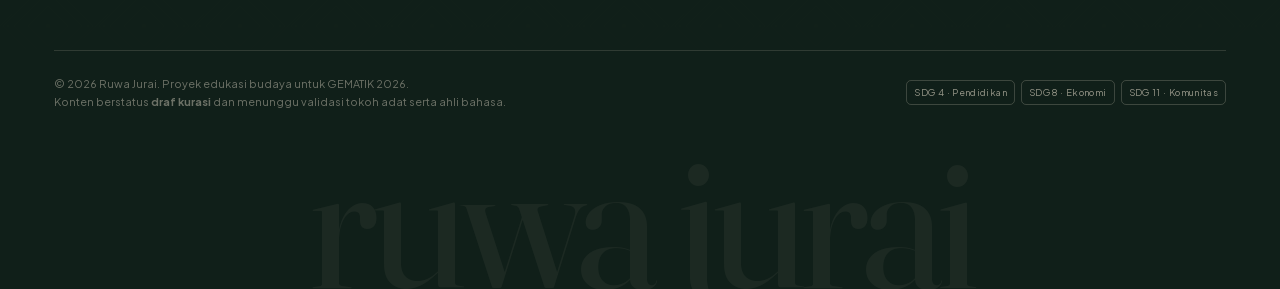
<file: ensiklopedia.html>
<!DOCTYPE html>
<html lang="id" data-theme="light">
<head>
  <meta charset="utf-8">
  <meta name="viewport" content="width=device-width, initial-scale=1">
  <title>Ensiklopedia Adat Lampung — Ruwa Jurai</title>
  <meta name="description" content="Ensiklopedia budaya Lampung: Saibatin, Pepadun, Piil Pesenggiri, tapis, siger, aksara, dan 22 entri yang dikurasi dengan hati-hati.">
  <meta name="theme-color" content="#142b23">
  <meta property="og:title" content="Ensiklopedia Adat Lampung — Ruwa Jurai">
  <meta property="og:description" content="Adat yang hidup, bukan sekadar daftar. Jelajahi 22 entri budaya Lampung.">
  <meta property="og:type" content="website">
  <meta property="og:image" content="assets/img/og-ruwa-jurai.svg">
  <link rel="icon" href="assets/img/favicon.svg" type="image/svg+xml">
  <link rel="manifest" href="manifest.webmanifest">
  <link rel="stylesheet" href="assets/fonts/fonts.css">
  <link rel="stylesheet" href="assets/css/base.css">
  <link rel="stylesheet" href="assets/css/components.css">
  <link rel="stylesheet" href="assets/css/pages.css">
  <link rel="stylesheet" href="assets/css/interior.css">
  <script defer src="assets/js/glyphs.js"></script>
  <script defer src="assets/js/aksara.js"></script>
  <script defer src="assets/js/icons.js"></script>
  <script defer src="assets/js/illustrations.js"></script>
  <script defer src="assets/js/data.js"></script>
  <script defer src="assets/js/map-data.js"></script>
  <script defer src="assets/js/app.js"></script>
  <script defer src="assets/js/ensiklopedia.js"></script>
  <meta name="color-scheme" content="light dark">
  <meta name="mobile-web-app-capable" content="yes">
  <meta name="apple-mobile-web-app-capable" content="yes">
  <meta name="apple-mobile-web-app-status-bar-style" content="black-translucent">
  <meta name="apple-mobile-web-app-title" content="Ruwa Jurai">
  <script defer src="assets/js/sw-register.js"></script>
</head>
<body data-page="ensiklopedia" data-header="solid">
  <div data-site-header></div>
  <main id="main">
    <section class="page-hero">
      <div class="container page-hero__inner">
        <nav class="crumb" aria-label="Jejak navigasi">
          <a href="index.html">Beranda</a><span data-icon="chevron-right"></span><span>Ensiklopedia</span>
        </nav>
        <p class="eyebrow" style="margin-top:22px">Ensiklopedia · Sai Bumi Ruwa Jurai</p>
        <h1>Adat yang <em>hidup,</em><br>bukan sekadar daftar.</h1>
        <p class="page-hero__lead">
          Dua puluh dua pintu masuk untuk mengenal Lampung: dari falsafah Piil Pesenggiri
          sampai benang emas tapis, dari musyawarah marga sampai aksara yang menari di atas kertas.
          Setiap entri ditulis dengan catatan: ini draf kurasi, dan tradisi selalu lebih kaya daripada halaman ini.
        </p>
        <div class="page-hero__meta">
          <span><b>22</b> entri</span><span class="dot"></span>
          <span><b>11</b> tema</span><span class="dot"></span>
          <span><b>15</b> kabupaten/kota</span><span class="dot"></span>
          <span><b>7</b> sumber rujukan</span>
        </div>
        <div class="page-jump" aria-label="Lompat ke bagian">
          <a href="#koleksi" data-goto="#koleksi">Koleksi entri</a>
          <a href="#garis-waktu" data-goto="#garis-waktu">Garis waktu</a>
          <a href="#catatan-kurasi" data-goto="#catatan-kurasi">Catatan kurasi</a>
          <a href="kamus.html">Kamus &amp; aksara</a>
        </div>
      </div>
      <div class="page-hero__art" data-ornament="book" aria-hidden="true"></div>
      <div class="page-hero__mosaic" aria-hidden="true">
        <figure class="hero-polaroid hero-polaroid--a"><img src="assets/img/entries/tapis.webp" alt="" loading="eager"></figure>
        <figure class="hero-polaroid hero-polaroid--b"><img src="assets/img/entries/siger.webp" alt="" loading="eager"></figure>
        <figure class="hero-polaroid hero-polaroid--c"><img src="assets/img/entries/sekura.webp" alt="" loading="eager"></figure>
      </div>
      <div class="page-hero__aside">
        <span class="aksara-wrap" data-aksara="adat" data-aksara-decor aria-hidden="true" style="width:130px;color:var(--gold)"></span>
        <span>adat · 22 entri</span>
      </div>
    </section>

    <section class="page-section page-section--top" id="koleksi">
      <div class="container">
        <div class="entry-toolbar-outer">
          <div class="toolbar is-sticky" role="search" aria-label="Cari dan filter ensiklopedia">
            <div class="toolbar__search">
              <span data-icon="search"></span>
              <input id="entry-search" type="search" placeholder="Cari adat, tokoh, benda, atau kata kunci…" autocomplete="off" aria-label="Cari entri ensiklopedia">
              <button class="toolbar__clear" type="button" id="entry-clear" aria-label="Bersihkan pencarian"><span data-icon="close"></span></button>
            </div>
            <div class="toolbar__divider" aria-hidden="true"></div>
            <div class="filter-chips" id="entry-cats" aria-label="Filter kategori"></div>
            <div class="toolbar__divider" aria-hidden="true"></div>
            <div class="view-toggle" role="group" aria-label="Tampilan daftar">
              <button type="button" data-view="grid" aria-pressed="true" aria-label="Tampilan kisi"><span data-icon="grid"></span></button>
              <button type="button" data-view="list" aria-pressed="false" aria-label="Tampilan daftar"><span data-icon="file-text"></span></button>
            </div>
          </div>
        </div>

        <div class="filter-bar">
          <span class="result-count" id="entry-count" aria-live="polite"></span>
          <div class="flex gap-2 items-center" style="flex-wrap:wrap">
            <button class="chip" type="button" id="entry-fav-filter" aria-pressed="false"><span data-icon="heart"></span> Tersimpan <span id="entry-fav-count">0</span></button>
            <label class="flex items-center gap-2 tiny faint" style="gap:7px">
              <span data-icon="filter"></span>
              <select class="select" id="entry-sort" aria-label="Urutkan entri" style="padding:7px 30px 7px 10px;font-size:.67rem">
                <option value="kurasi">Pilihan kurasi</option>
                <option value="az">Judul A–Z</option>
                <option value="kategori">Kategori</option>
                <option value="wilayah">Wilayah</option>
              </select>
            </label>
          </div>
        </div>

        <div class="entry-grid" id="entry-grid"></div>
        <div class="empty-state" id="entry-empty" hidden>
          <span data-icon="search"></span>
          <h3>Belum ada yang cocok</h3>
          <p>Coba kata kunci lain, atau hapus filter yang aktif.</p>
          <button class="btn btn--outline btn--sm" type="button" id="entry-reset" style="margin-top:16px">Atur ulang pencarian</button>
        </div>
        <p class="tiny faint" style="margin-top:20px;max-width:76ch">
          Entri ditulis sebagai pengantar, bukan rujukan akademik final. Istilah, urutan upacara, dan tafsir dapat berbeda
          antarmarga, antardialek, dan antarwilayah. Selalu utamakan penjelasan pemangku adat setempat.
        </p>
      </div>
    </section>

    <section class="page-section timeline-section" id="garis-waktu">
      <div class="container">
        <div class="timeline-head">
          <div>
            <p class="eyebrow">Garis waktu tematik</p>
            <h2 class="section-lede" style="margin-top:12px">Waktu yang <em>membentuk</em> Lampung.</h2>
          </div>
          <p>Ini bukan kronologi lengkap, melainkan delapan simpul untuk memahami bagaimana pesisir, pedalaman, kolonialisme, dan republik saling bertumpuk. Beberapa penanggalan bersifat perkiraan.</p>
        </div>
        <div class="timeline-list" id="timeline-list"></div>
        <div class="editorial-note" style="margin-top:26px">
          <span data-icon="info"></span>
          <span><b>Cara membaca:</b> garis waktu budaya tidak selalu linear. Tradisi lisan bisa hidup lama tanpa tanggal, dan sebuah peristiwa politik tidak otomatis mengubah praktik adat di semua wilayah.</span>
        </div>
      </div>
    </section>

    <section class="page-section" id="catatan-kurasi">
      <div class="container">
        <div class="home-intro__grid">
          <div class="reveal">
            <p class="eyebrow">Catatan kurasi</p>
            <h2 class="section-lede" style="margin-top:12px">Belajar tanpa <em>membekukan.</em></h2>
            <div class="page-jump" style="margin-top:22px">
              <a href="tentang.html#kurasi">Etika kurasi lengkap</a>
              <a href="tentang.html#sumber">Sumber &amp; lisensi</a>
            </div>
          </div>
          <div class="reveal" data-reveal="right">
            <p class="lead">Ruang ini tidak berbicara untuk semua orang Lampung. Ia menyediakan pintu, lalu mempersilakan tamu bertanya.</p>
            <p style="margin-top:18px;color:var(--ink-soft);font-size:.92rem;line-height:1.75">Kami membedakan tiga tingkat keyakinan: hal yang banyak dirujuk, hal yang lazim tetapi bervariasi, dan hal yang masih kami tandai sebagai pertanyaan. Istilah asing bagi pembaca tidak langsung diganti—kadang justru di situlah cerita dimulai.</p>
            <div class="editorial-note" style="margin-top:20px">
              <span data-icon="shield"></span>
              <span><b>Mohon koreksi kami.</b> Jika kamu pemangku adat, penutur bahasa, atau warga setempat dan menemukan kekeliruan, tulis ke <a class="tlink" href="mailto:halo@ruwajurai.id">halo@ruwajurai.id</a>. Kami cantumkan perbaikan beserta konteksnya.</span>
            </div>
          </div>
        </div>
      </div>
    </section>

    <section class="section section--tight">
      <div class="container">
        <div class="cta-band reveal">
          <div>
            <p class="eyebrow">Lanjutkan perjalanan</p>
            <h2>Dari cerita ke <em>tempat.</em></h2>
            <p>Setiap entri punya rumah geografis. Buka peta untuk melihat kabupaten/kota yang paling sering disebut, lalu temukan kuliner yang tumbuh di sana.</p>
          </div>
          <div class="cta-band__actions">
            <div class="cta-band__aksara aksara-wrap" data-aksara="lampung" data-aksara-decor aria-hidden="true"></div>
            <a class="btn btn--gold" href="peta.html">Buka peta budaya <span data-icon="map"></span></a>
            <a class="btn btn--on-dark" href="kuliner.html">Jelajahi kuliner</a>
          </div>
        </div>
      </div>
    </section>
  </main>
  <div data-site-footer></div>
</body>
</html>
</file>
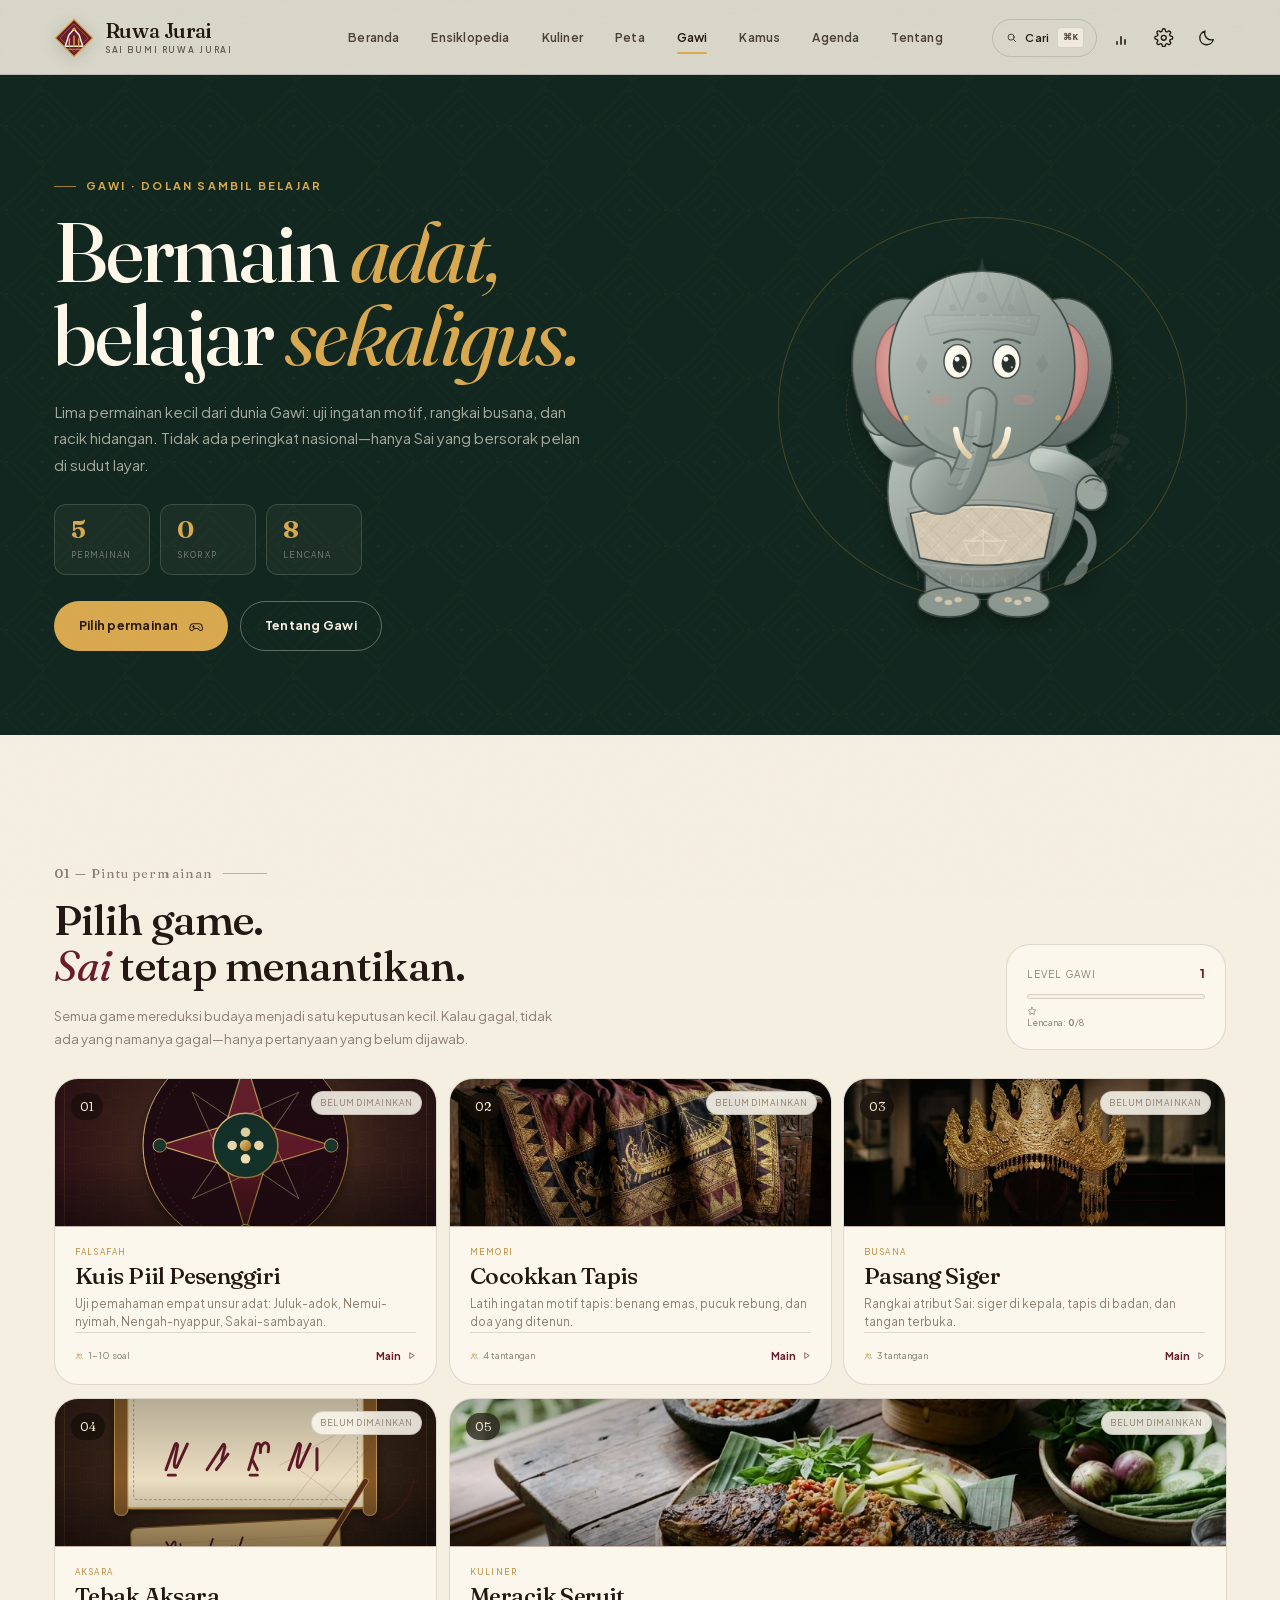
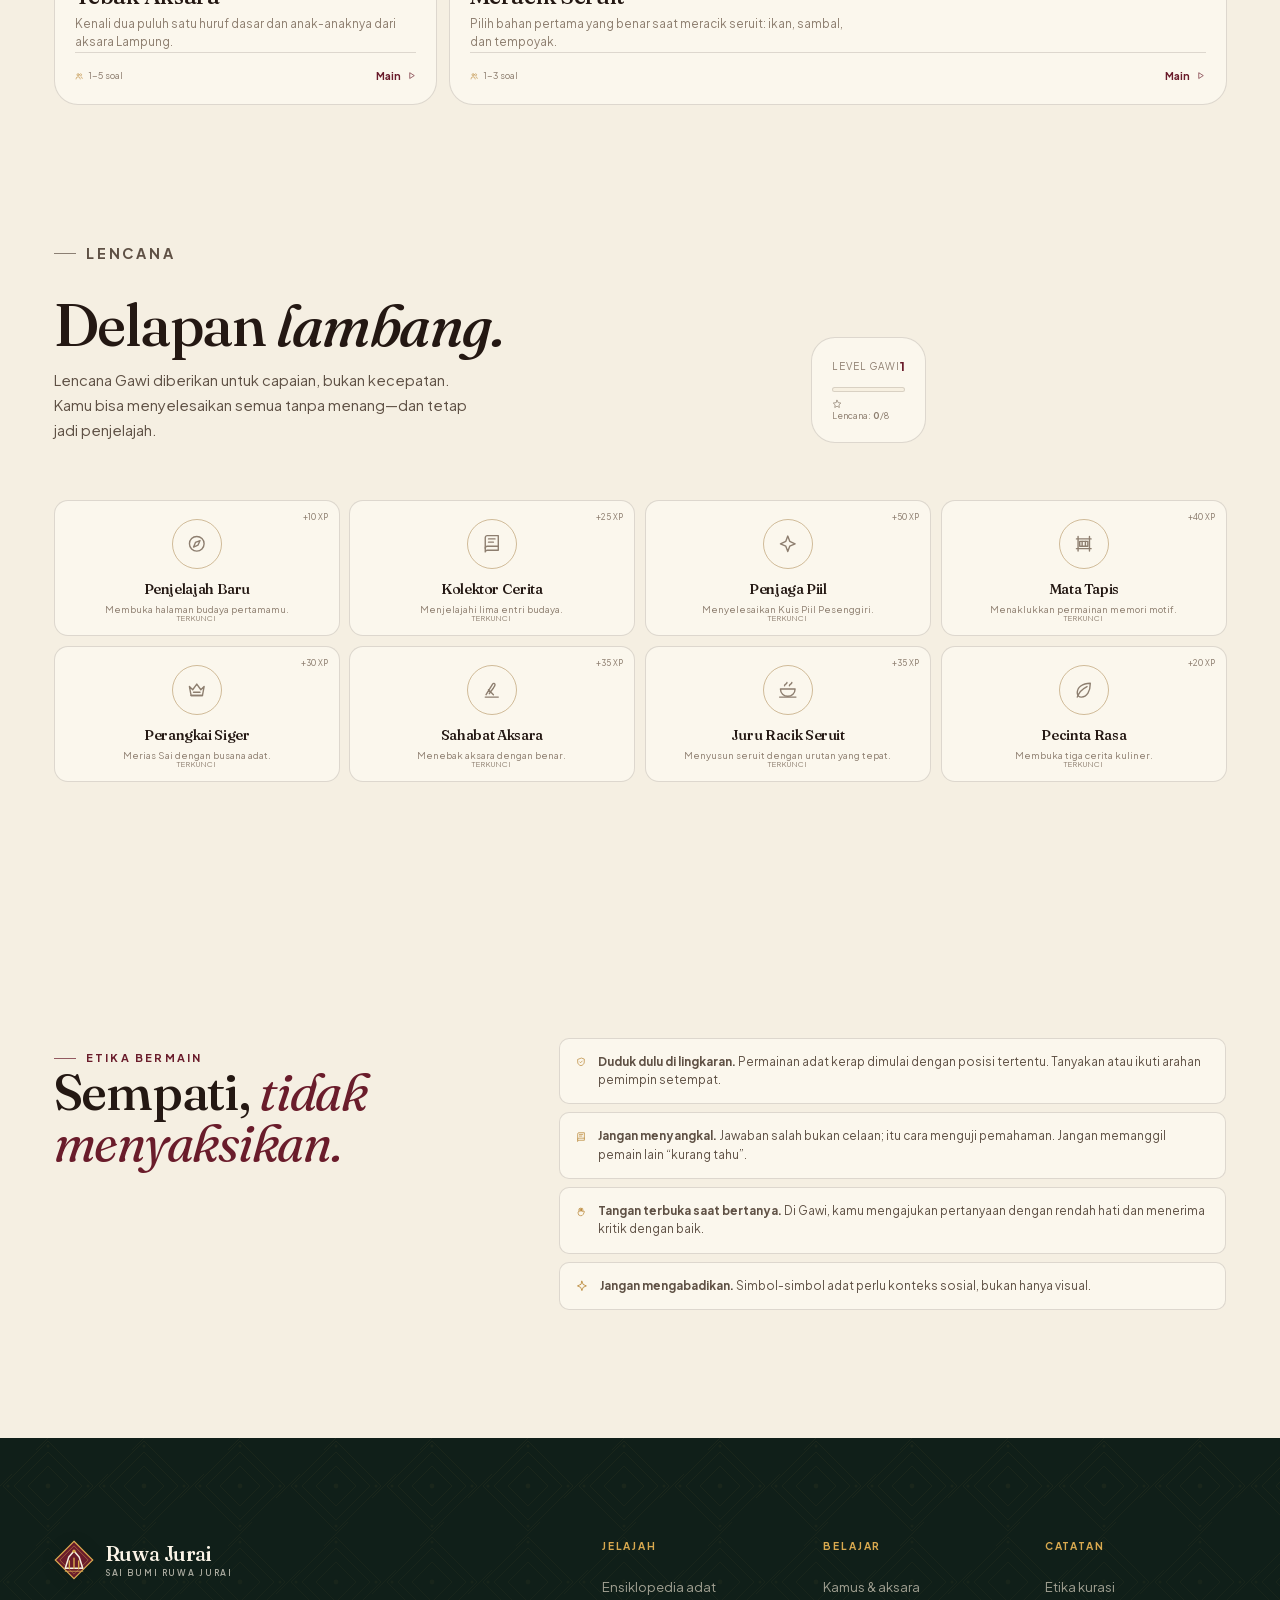
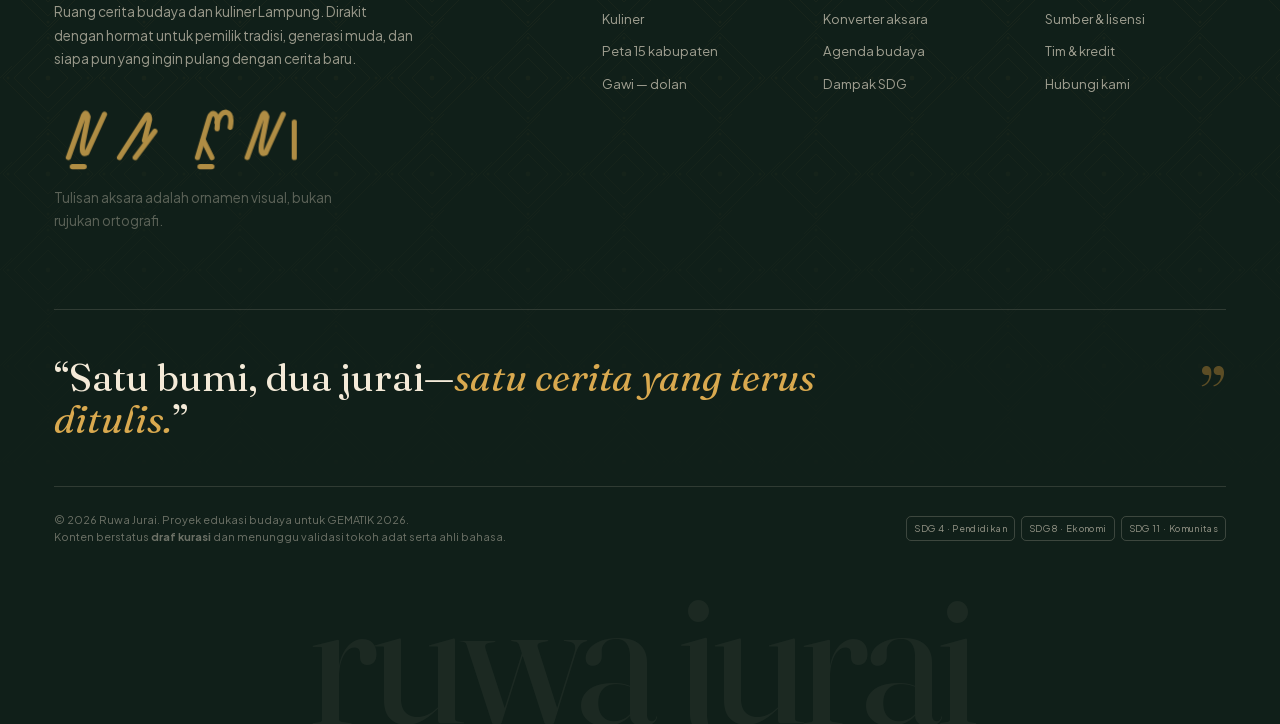
<file: gawi.html>
<!DOCTYPE html>
<html lang="id" data-theme="light">
<head>
  <meta charset="utf-8">
  <meta name="viewport" content="width=device-width, initial-scale=1">
  <title>Gawi — Main Budaya Lampung | Ruwa Jurai</title>
  <meta name="description" content="Gawi: ruang permainan budaya Lampung—Kuis Piil Pesenggiri, Cocokkan Tapis, Pasang Siger, Tebak Aksara, Meracik Seruit. Dolan sambil belajar.">
  <meta name="theme-color" content="#142b23">
  <meta property="og:title" content="Gawi — Main Budaya Lampung | Ruwa Jurai">
  <meta property="og:description" content="Dolan sambil belajar. Uji ingatan, ketelitian, dan rasa penasaranmu di Gawi.">
  <meta property="og:type" content="website">
  <meta property="og:image" content="assets/img/og-ruwa-jurai.svg">
  <link rel="icon" href="assets/img/favicon.svg" type="image/svg+xml">
  <link rel="manifest" href="manifest.webmanifest">
  <link rel="stylesheet" href="assets/fonts/fonts.css">
  <link rel="stylesheet" href="assets/css/base.css">
  <link rel="stylesheet" href="assets/css/components.css">
  <link rel="stylesheet" href="assets/css/games.css">
  <link rel="stylesheet" href="assets/css/pages.css">
  <link rel="stylesheet" href="assets/css/interior.css">
  <script defer src="assets/js/glyphs.js"></script>
  <script defer src="assets/js/aksara.js"></script>
  <script defer src="assets/js/icons.js"></script>
  <script defer src="assets/js/illustrations.js"></script>
  <script defer src="assets/js/data.js"></script>
  <script defer src="assets/js/map-data.js"></script>
  <script defer src="assets/js/app.js"></script>
  <script defer src="assets/js/gawi.js"></script>
  <meta name="color-scheme" content="light dark">
  <meta name="mobile-web-app-capable" content="yes">
  <meta name="apple-mobile-web-app-capable" content="yes">
  <meta name="apple-mobile-web-app-status-bar-style" content="black-translucent">
  <meta name="apple-mobile-web-app-title" content="Ruwa Jurai">
  <script defer src="assets/js/sw-register.js"></script>
</head>
<body data-page="gawi" data-header="solid">
  <div data-site-header></div>
  <main id="main">
    <section class="gawi-hero">
      <div class="container gawi-hero__grid">
        <div class="reveal" data-reveal="left">
          <p class="eyebrow">Gawi · dolan sambil belajar</p>
          <h1>Bermain <em>adat,</em><br>belajar <em>sekaligus.</em></h1>
          <p class="gawi-hero__lead">Lima permainan kecil dari dunia Gawi: uji ingatan motif, rangkai busana, dan racik hidangan. Tidak ada peringkat nasional—hanya Sai yang bersorak pelan di sudut layar.</p>
          <div class="gawi-hero__stats">
            <div class="gawi-stat"><b>5</b><span>Permainan</span></div>
            <div class="gawi-stat"><b id="gawi-xp">0</b><span>Skor XP</span></div>
            <div class="gawi-stat"><b>8</b><span>Lencana</span></div>
          </div>
          <div class="home-hero__actions" style="margin-top:26px">
            <a class="btn btn--gold" href="#gawi" data-goto="#gawi">Pilih permainan <span data-icon="gamepad"></span></a>
            <a class="btn btn--on-dark" href="tentang.html#kurasi">Tentang Gawi</a>
          </div>
        </div>
        <div class="gawi-hero__mascot" data-mascot="bare" aria-hidden="true">
          <div class="gawi-hero__bubble">Siap berlatih? Aku pilihkan yang paling terasa.</div>
        </div>
      </div>
    </section>

    <section class="section gawi-section" id="gawi">
      <div class="container">
        <div class="gawi-hub-head">
          <div class="reveal" data-reveal="left">
            <p class="section-index">01 — Pintu permainan</p>
            <h2 class="section-lede" style="margin-top:12px">Pilih game.<br><em>Sai</em> tetap menantikan.</h2>
            <p style="margin-top:16px;color:var(--ink-faint);font-size:.82rem;max-width:52ch;line-height:1.7">Semua game mereduksi budaya menjadi satu keputusan kecil. Kalau gagal, tidak ada yang namanya gagal—hanya pertanyaan yang belum dijawab.</p>
          </div>
          <div class="xp-panel reveal" data-reveal="right">
            <div class="xp-panel__top"><span>Level Gawi</span><b data-xp-level>0</b></div>
            <div class="xp-track"><span class="xp-fill" style="--xp:0"></span></div>
            <small><span data-icon="star"></span> Lencana: <b data-badge-count>0</b>/8</small>
          </div>
        </div>

        <div class="gawi-grid" id="gawi-grid"></div>
      </div>
    </section>

    <section class="section badge-section" id="lencana" style="padding-top:0">
      <div class="container">
        <div class="section-head section-head--split">
          <div class="section-head__title reveal">
            <p class="eyebrow">Lencana</p>
            <h2 style="margin-top:12px">Delapan <em>lambang.</em></h2>
            <p style="margin-top:14px;color:var(--ink-soft);font-size:.92rem;line-height:1.7">Lencana Gawi diberikan untuk capaian, bukan kecepatan. Kamu bisa menyelesaikan semua tanpa menang—dan tetap jadi penjelajah.</p>
          </div>
          <div class="section-head__side reveal" data-reveal="right">
            <div class="xp-panel" style="min-width:0;flex:1">
              <div class="xp-panel__top"><span>Level Gawi</span><b data-xp-level>0</b></div>
              <div class="xp-track"><span class="xp-fill" style="--xp:0"></span></div>
              <small><span data-icon="star"></span> Lencana: <b data-badge-count>0</b>/8</small>
            </div>
          </div>
        </div>
        <div class="badge-grid" id="badge-grid"></div>
      </div>
    </section>

    <section class="section" aria-labelledby="gawi-etik-title">
      <div class="container">
        <div class="gawi-etiquette">
          <div class="reveal" data-reveal="left">
            <p class="eyebrow">Etika bermain</p>
            <h2 id="gawi-etik-title">Sempati, <em>tidak menyaksikan.</em></h2>
          </div>
          <div class="reveal" data-reveal="right">
            <div class="etiquette-list">
              <div class="etiquette-item"><span data-icon="shield"></span><span><b>Duduk dulu di lingkaran.</b> Permainan adat kerap dimulai dengan posisi tertentu. Tanyakan atau ikuti arahan pemimpin setempat.</span></div>
              <div class="etiquette-item"><span data-icon="book"></span><span><b>Jangan menyangkal.</b> Jawaban salah bukan celaan; itu cara menguji pemahaman. Jangan memanggil pemain lain “kurang tahu”.</span></div>
              <div class="etiquette-item"><span data-icon="hands"></span><span><b>Tangan terbuka saat bertanya.</b> Di Gawi, kamu mengajukan pertanyaan dengan rendah hati dan menerima kritik dengan baik.</span></div>
              <div class="etiquette-item"><span data-icon="spark"></span><span><b>Jangan mengabadikan.</b> Simbol-simbol adat perlu konteks sosial, bukan hanya visual.</span></div>
            </div>
          </div>
        </div>
      </div>
    </section>

    <section class="gawi-stage" id="game-stage" aria-hidden="false">
      <div class="container">
        <div class="game-shell">
          <div class="game-topbar">
            <button class="game-back" type="button" data-game-back><span data-icon="left"></span> Kembali ke Gawi</button>
            <span class="game-topbar__title" id="game-title">—</span>
            <div class="game-topbar__meta">
              <span>SKOR <b id="game-score">0</b></span>
              <span>XP <b id="game-xp">0</b></span>
            </div>
          </div>
          <div class="game-body" id="game-body"></div>
        </div>
      </div>
    </section>
  </main>
  <div data-site-footer></div>
</body>
</html>
</file>
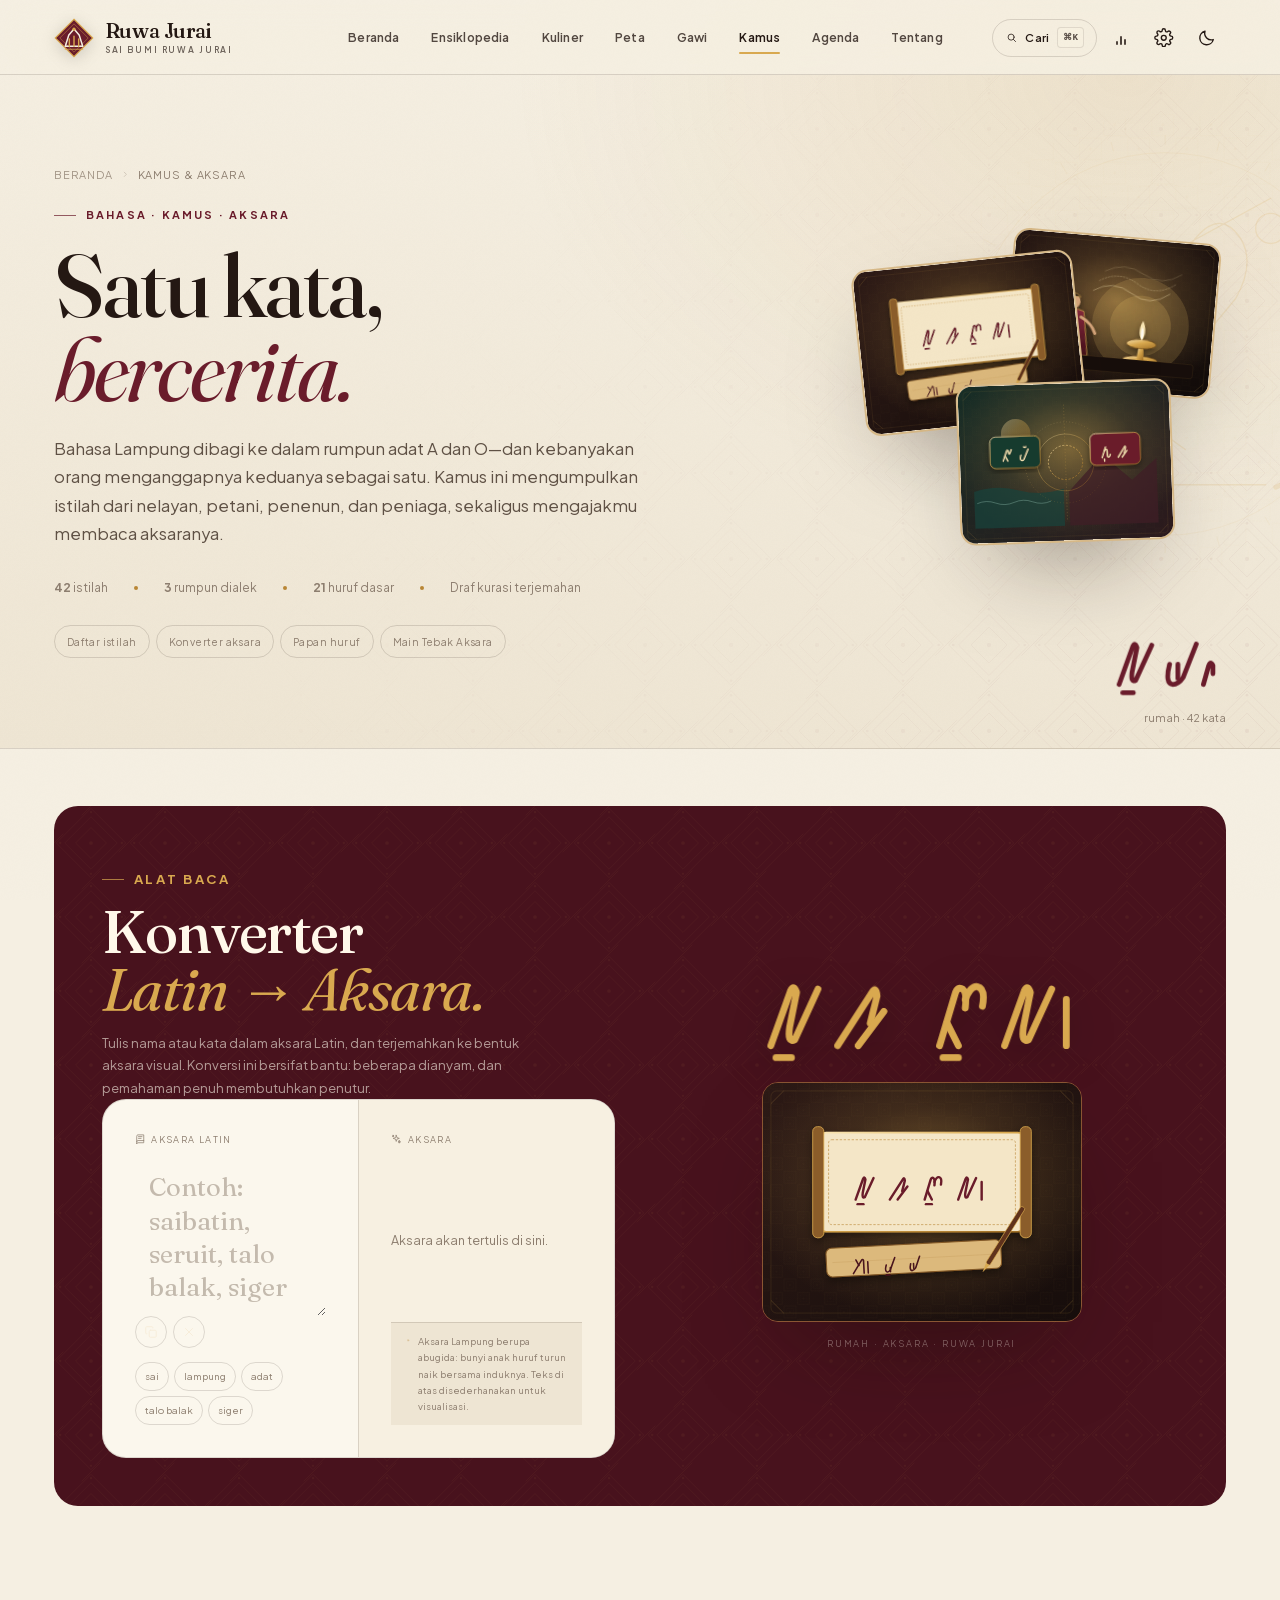
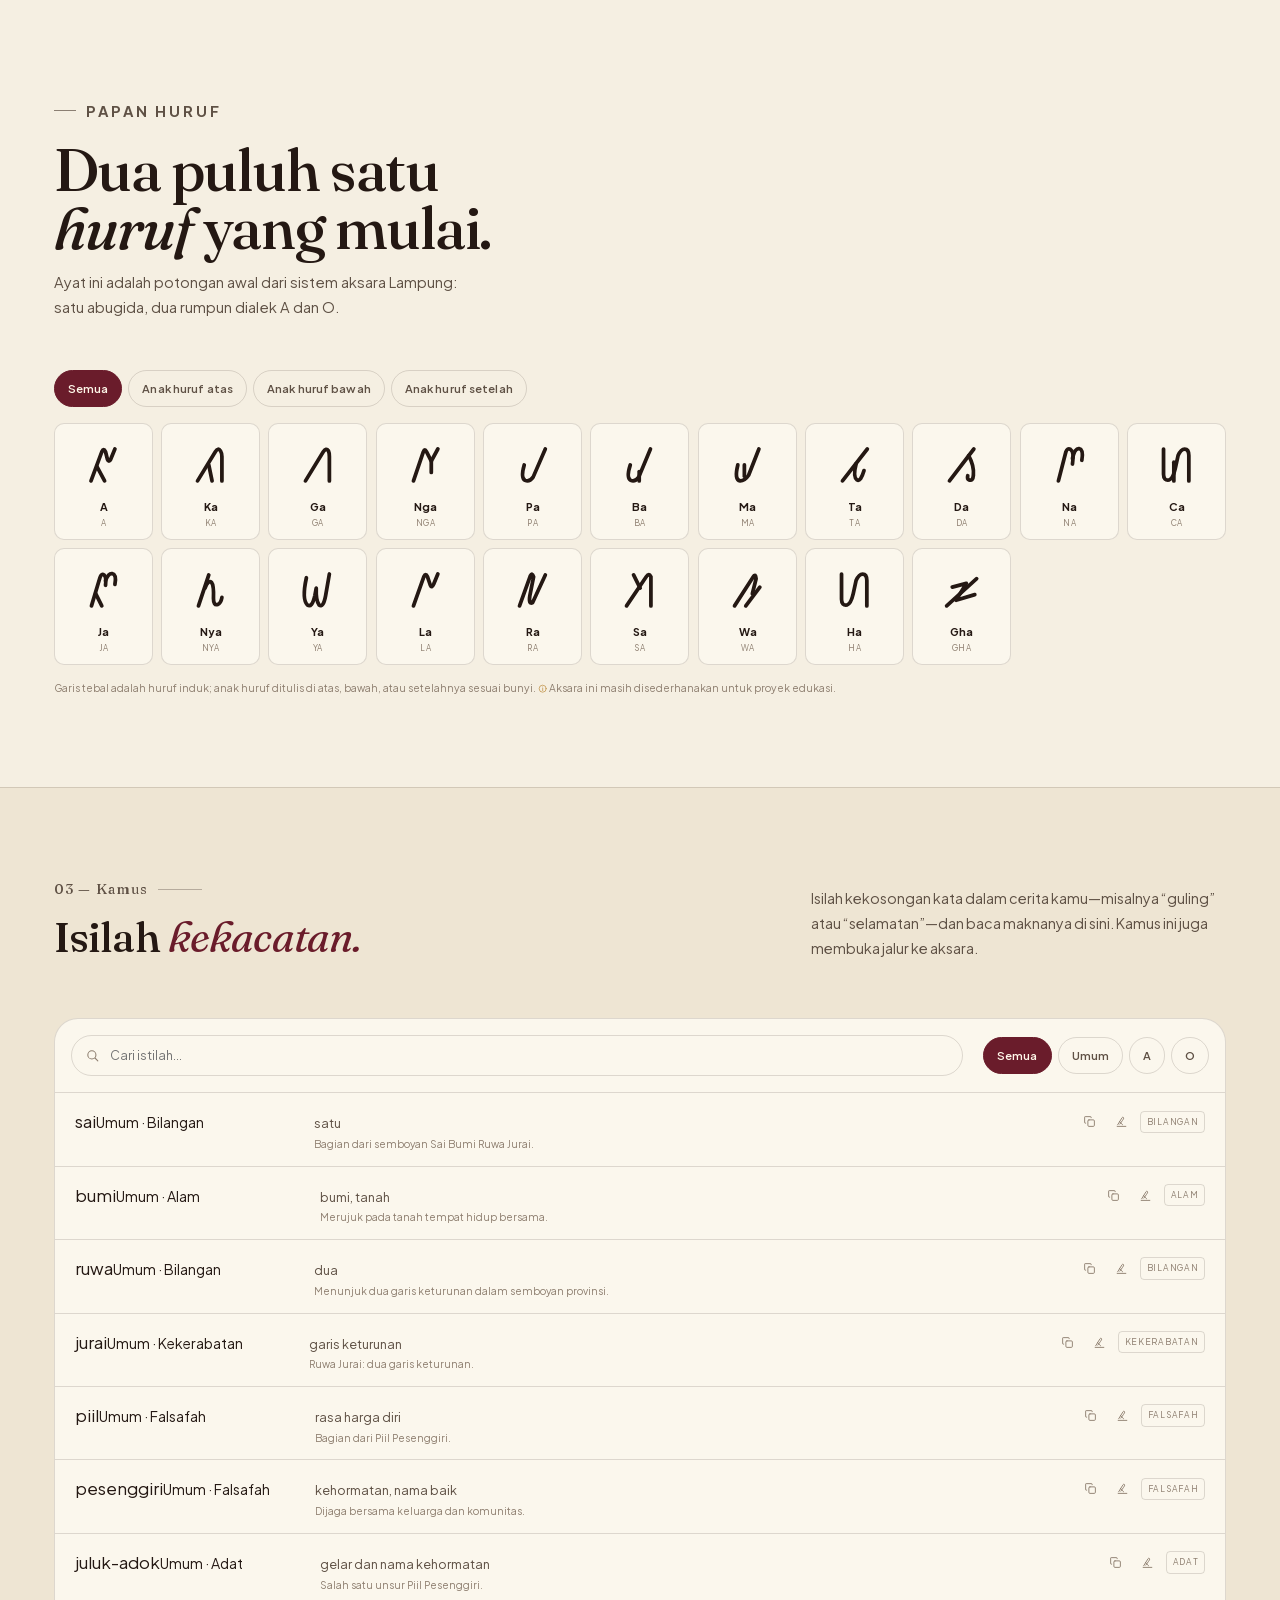
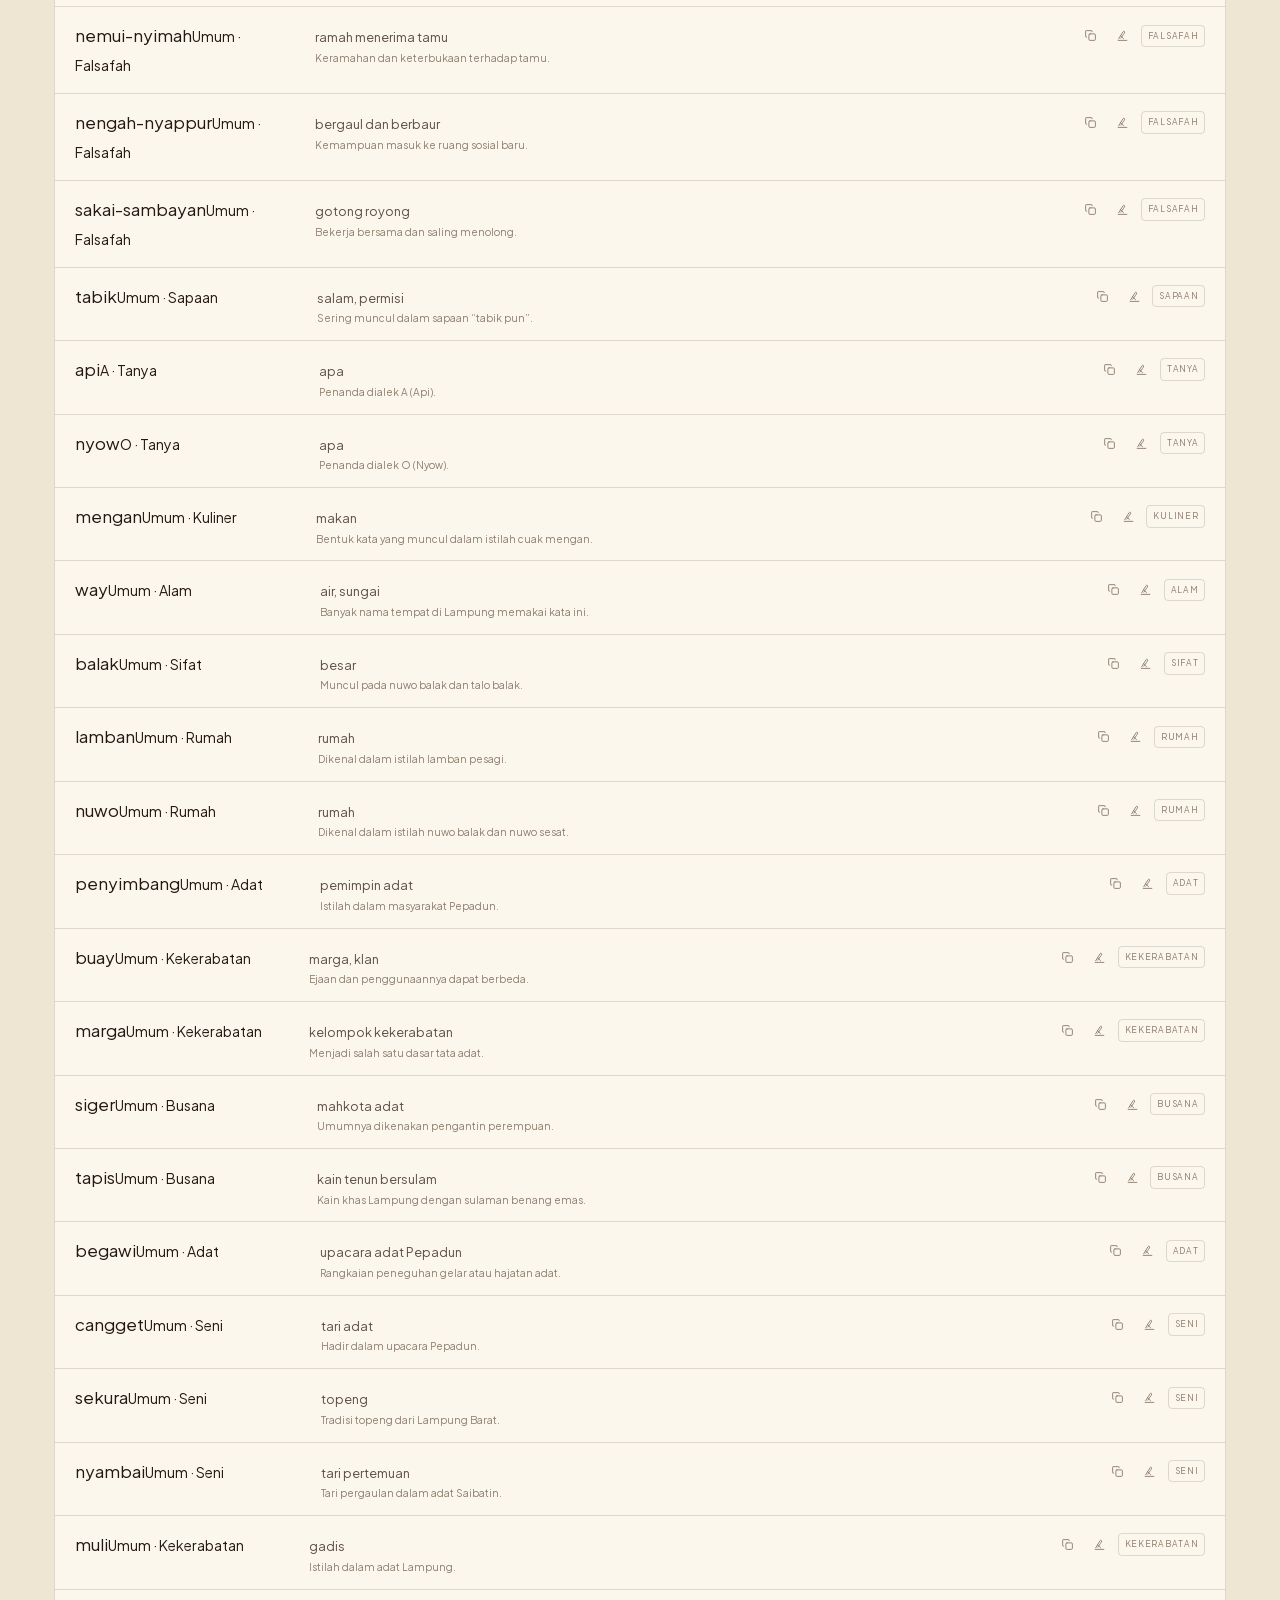
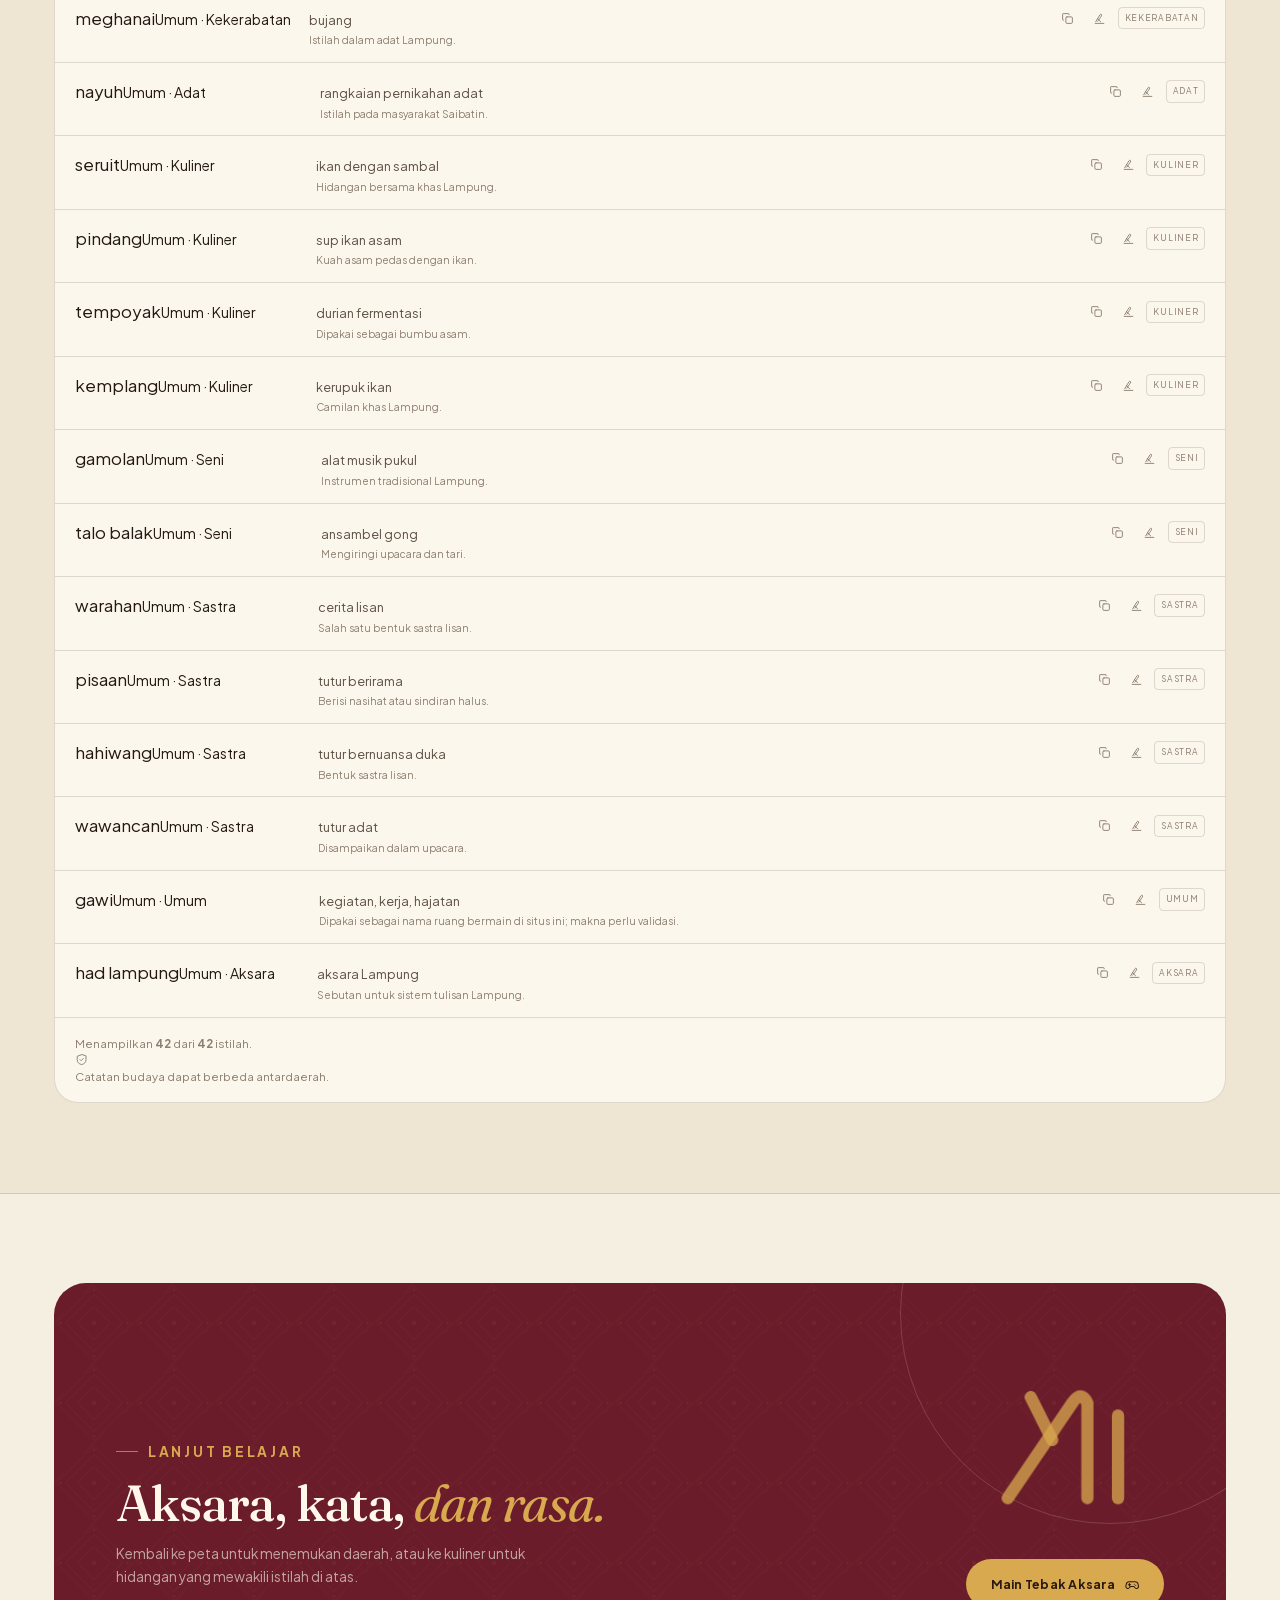
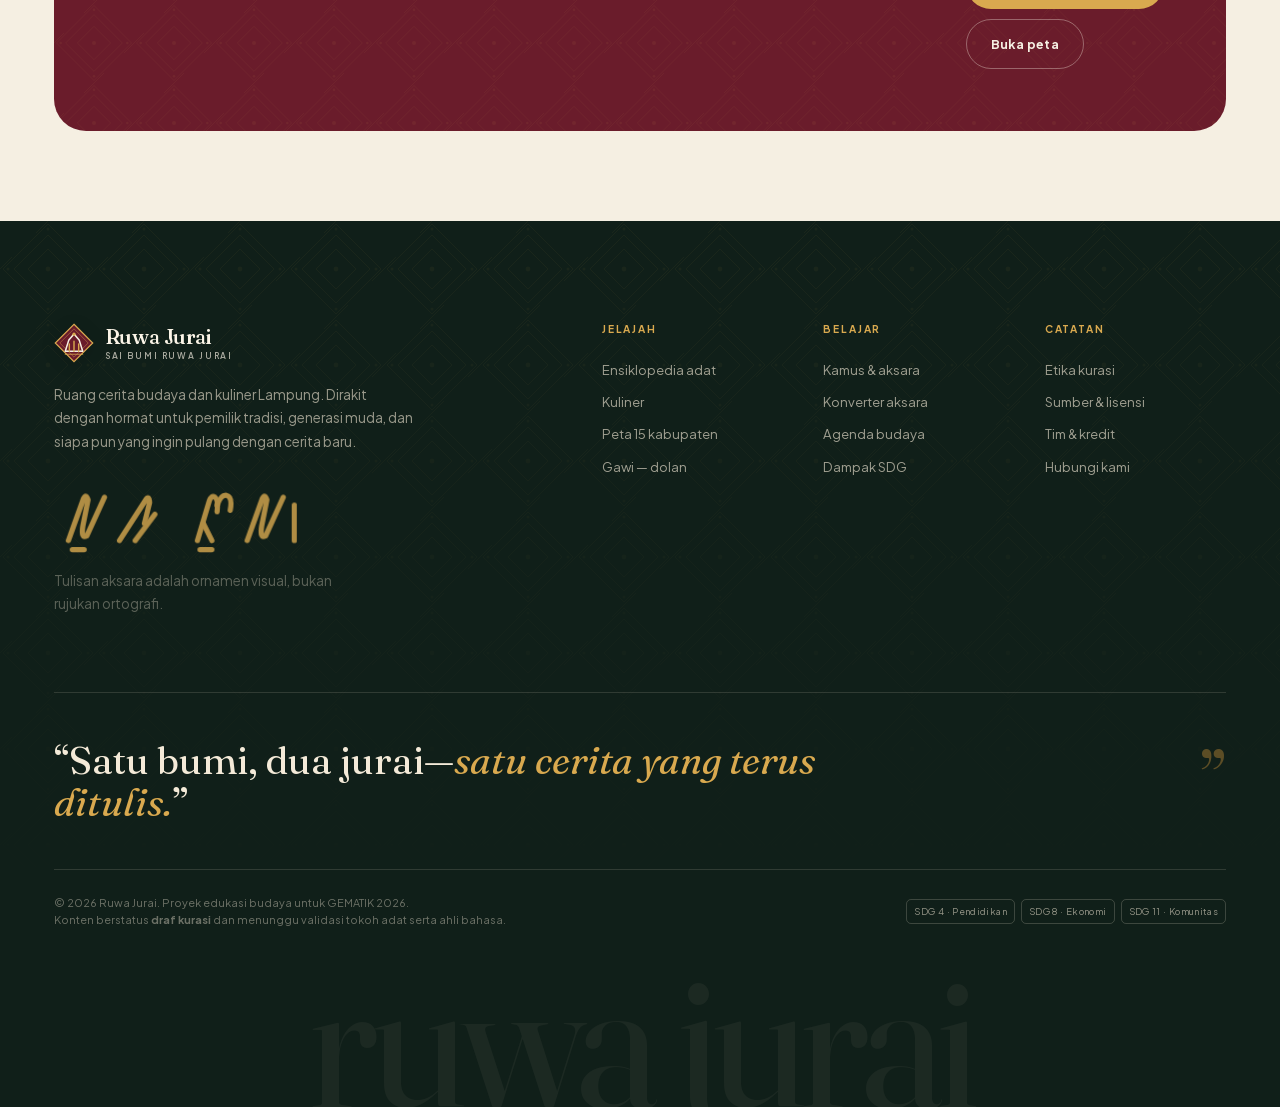
<file: kamus.html>
<!DOCTYPE html>
<html lang="id" data-theme="light">
<head>
  <meta charset="utf-8">
  <meta name="viewport" content="width=device-width, initial-scale=1">
  <title>Kamus &amp; Aksara Lampung — Ruwa Jurai</title>
  <meta name="description" content="Kamus bahasa Lampung, converter aksara, dan kamus istilah adat: bumi, talo balak, siger, dan kata-kata yang menggantung di antara rumpun A dan O.">
  <meta name="theme-color" content="#142b23">
  <meta property="og:title" content="Kamus &amp; Aksara Lampung — Ruwa Jurai">
  <meta property="og:description" content="Kenali istilah Lampung sekaligus baca aksaranya. Satu kata, bercerita.">
  <meta property="og:type" content="website">
  <meta property="og:image" content="assets/img/og-ruwa-jurai.svg">
  <link rel="icon" href="assets/img/favicon.svg" type="image/svg+xml">
  <link rel="manifest" href="manifest.webmanifest">
  <link rel="stylesheet" href="assets/fonts/fonts.css">
  <link rel="stylesheet" href="assets/css/base.css">
  <link rel="stylesheet" href="assets/css/components.css">
  <link rel="stylesheet" href="assets/css/pages.css">
  <link rel="stylesheet" href="assets/css/interior.css">
  <script defer src="assets/js/glyphs.js"></script>
  <script defer src="assets/js/aksara.js"></script>
  <script defer src="assets/js/icons.js"></script>
  <script defer src="assets/js/illustrations.js"></script>
  <script defer src="assets/js/data.js"></script>
  <script defer src="assets/js/map-data.js"></script>
  <script defer src="assets/js/app.js"></script>
  <script defer src="assets/js/kamus.js"></script>
  <meta name="color-scheme" content="light dark">
  <meta name="mobile-web-app-capable" content="yes">
  <meta name="apple-mobile-web-app-capable" content="yes">
  <meta name="apple-mobile-web-app-status-bar-style" content="black-translucent">
  <meta name="apple-mobile-web-app-title" content="Ruwa Jurai">
  <script defer src="assets/js/sw-register.js"></script>
</head>
<body data-page="kamus" data-header="solid">
  <div data-site-header></div>
  <main id="main">
    <section class="page-hero page-hero--kamus">
      <div class="container page-hero__inner">
        <nav class="crumb" aria-label="Jejak navigasi">
          <a href="index.html">Beranda</a><span data-icon="chevron-right"></span><span>Kamus &amp; Aksara</span>
        </nav>
        <p class="eyebrow" style="margin-top:22px">Bahasa · Kamus · Aksara</p>
        <h1>Satu kata,<br><em>bercerita.</em></h1>
        <p class="page-hero__lead">
          Bahasa Lampung dibagi ke dalam rumpun adat A dan O—dan kebanyakan orang menganggapnya
          keduanya sebagai satu. Kamus ini mengumpulkan istilah dari nelayan, petani, penenun,
          dan peniaga, sekaligus mengajakmu membaca aksaranya.
        </p>
        <div class="page-hero__meta">
          <span><b>42</b> istilah</span><span class="dot"></span>
          <span><b>3</b> rumpun dialek</span><span class="dot"></span>
          <span><b>21</b> huruf dasar</span><span class="dot"></span>
          <span>Draf kurasi terjemahan</span>
        </div>
        <div class="page-jump" aria-label="Lompat ke bagian">
          <a href="#kamus" data-goto="#kamus">Daftar istilah</a>
          <a href="#konverter" data-goto="#konverter">Konverter aksara</a>
          <a href="#aksara" data-goto="#aksara">Papan huruf</a>
          <a href="gawi.html?game=aksara">Main Tebak Aksara</a>
        </div>
      </div>
      <div class="page-hero__art" data-ornament="glyph" aria-hidden="true"></div>
      <div class="page-hero__mosaic" aria-hidden="true">
        <figure class="hero-polaroid hero-polaroid--a"><img src="assets/img/entries/aksara-lampung.svg" alt="" loading="eager"></figure>
        <figure class="hero-polaroid hero-polaroid--b"><img src="assets/img/entries/sastra-lisan.svg" alt="" loading="eager"></figure>
        <figure class="hero-polaroid hero-polaroid--c"><img src="assets/img/entries/dialek-a-o.svg" alt="" loading="eager"></figure>
      </div>
      <div class="page-hero__aside">
        <span class="aksara-wrap" data-aksara="rumah" data-aksara-decor aria-hidden="true" style="width:120px;color:var(--maroon)"></span>
        <span>rumah · 42 kata</span>
      </div>
    </section>

    <section class="page-section page-section--top" id="konverter">
      <div class="container">
        <div class="aksara-feature reveal">
          <div class="aksara-feature__copy">
            <p class="eyebrow">Alat baca</p>
            <h2>Konverter <em>Latin → Aksara.</em></h2>
            <p>Tulis nama atau kata dalam aksara Latin, dan terjemahkan ke bentuk aksara visual. Konversi ini bersifat bantu: beberapa dianyam, dan pemahaman penuh membutuhkan penutur.</p>
            <div class="converter">
              <div class="converter__pane">
                <div class="converter__label"><span><span data-icon="book"></span> Aksara Latin</span></div>
                <textarea id="akk-input" class="textarea" rows="4" placeholder="Contoh: saibatin, seruit, talo balak, siger" aria-label="Tulis kata dalam aksara Latin"></textarea>
                <div class="converter__actions">
                  <button class="icon-btn" type="button" id="akk-copy" data-tip="Salin teks" aria-label="Salin teks terjemahan"><span data-icon="copy"></span></button>
                  <button class="icon-btn" type="button" id="akk-clear" data-tip="Bersihkan" aria-label="Bersihkan teks"><span data-icon="close"></span></button>
                </div>
                <div class="converter__examples">
                  <button type="button" data-akk="sai">sai</button>
                  <button type="button" data-akk="lampung">lampung</button>
                  <button type="button" data-akk="adat">adat</button>
                  <button type="button" data-akk="talo balak">talo balak</button>
                  <button type="button" data-akk="siger">siger</button>
                </div>
              </div>
              <div class="converter__pane">
                <div class="converter__label"><span><span data-icon="sparkles"></span> Aksara</span></div>
                <div class="converter__out">
                  <div class="aksara-wrap" id="akk-output"><span class="converter__placeholder">Aksara akan tertulis di sini.</span></div>
                </div>
                <div class="converter__note">
                  <span data-icon="info"></span>
                  <span>Aksara Lampung berupa abugida: bunyi anak huruf turun naik bersama induknya. Teks di atas disederhanakan untuk visualisasi.</span>
                </div>
              </div>
            </div>
          </div>
          <div class="aksara-feature__showcase">
            <div class="aksara-wrap" data-aksara="ruwa jurai" data-aksara-decor aria-hidden="true"></div>
            <img class="aksara-feature__card" src="assets/img/entries/aksara-lampung.svg" alt="Ilustrasi manuskrip Had Lampung" loading="lazy">
            <small>rumah · aksara · ruwa jurai</small>
          </div>
        </div>
      </div>
    </section>

    <section class="page-section" id="aksara">
      <div class="container">
        <div class="section-head">
          <div class="section-head__title">
            <p class="eyebrow">Papan huruf</p>
            <h2>Dua puluh satu <em>huruf</em> yang mulai.</h2>
            <p>Ayat ini adalah potongan awal dari sistem aksara Lampung: satu abugida, dua rumpun dialek A dan O.</p>
          </div>
        </div>
        <div class="glyph-board">
          <div class="glyph-tabs" id="glyph-tabs" role="tablist" aria-label="Kelompok huruf">
            <button class="chip chip--active" type="button" data-glyph-group="all">Semua</button>
            <button class="chip" type="button" data-glyph-group="above">Anak huruf atas</button>
            <button class="chip" type="button" data-glyph-group="below">Anak huruf bawah</button>
            <button class="chip" type="button" data-glyph-group="after">Anak huruf setelah</button>
          </div>
          <div class="glyph-grid" id="glyph-grid"></div>
          <p class="glyph-hint" style="margin-top:14px">Garis tebal adalah huruf induk; anak huruf ditulis di atas, bawah, atau setelahnya sesuai bunyi. <span data-icon="info"></span> <span class="faint">Aksara ini masih disederhanakan untuk proyek edukasi.</span></p>
        </div>
      </div>
    </section>

    <section class="page-section" id="kamus" style="background:var(--bg-deep);border-block:1px solid var(--line)">
      <div class="container">
        <div class="section-head section-head--split">
          <div>
            <p class="section-index">03 — Kamus</p>
            <h2 class="section-lede" style="margin-top:12px">Isilah <em>kekacatan.</em></h2>
          </div>
          <div class="section-head__side">
            <p>Isilah kekosongan kata dalam cerita kamu—misalnya “guling” atau “selamatan”—dan baca maknanya di sini. Kamus ini juga membuka jalur ke aksara.</p>
          </div>
        </div>
        <div class="dictionary-shell">
          <div class="dict-tools">
            <div class="dict-search">
              <span data-icon="search"></span>
              <input id="dict-search" type="search" placeholder="Cari istilah…" aria-label="Cari istilah">
            </div>
            <div class="filter-chips" id="dict-cats" aria-label="Filter kategori istilah"></div>
            <div class="filter-chips" id="dict-dialects" aria-label="Filter dialek">
              <button class="chip chip--active" type="button" data-dialect="all">Semua</button>
              <button class="chip" type="button" data-dialect="Umum">Umum</button>
              <button class="chip" type="button" data-dialect="A">A</button>
              <button class="chip" type="button" data-dialect="O">O</button>
            </div>
          </div>
          <div class="dict-list" id="dict-list" aria-live="polite"></div>
          <p class="tiny faint" style="padding:16px 20px;border-top:1px solid var(--line)">Menampilkan <b id="dict-count">0</b> dari <b id="dict-total">0</b> istilah. <span data-icon="shield"></span> Catatan budaya dapat berbeda antardaerah.</p>
        </div>
      </div>
    </section>

    <section class="page-section">
      <div class="container">
        <div class="cta-band reveal">
          <div>
            <p class="eyebrow">Lanjut belajar</p>
            <h2>Aksara, kata, <em>dan rasa.</em></h2>
            <p>Kembali ke peta untuk menemukan daerah, atau ke kuliner untuk hidangan yang mewakili istilah di atas.</p>
          </div>
          <div class="cta-band__actions">
            <div class="cta-band__aksara aksara-wrap" data-aksara="sai" data-aksara-decor aria-hidden="true"></div>
            <a class="btn btn--gold" href="gawi.html?game=aksara">Main Tebak Aksara <span data-icon="gamepad"></span></a>
            <a class="btn btn--on-dark" href="peta.html">Buka peta</a>
          </div>
        </div>
      </div>
    </section>
  </main>
  <div data-site-footer></div>
</body>
</html>
</file>
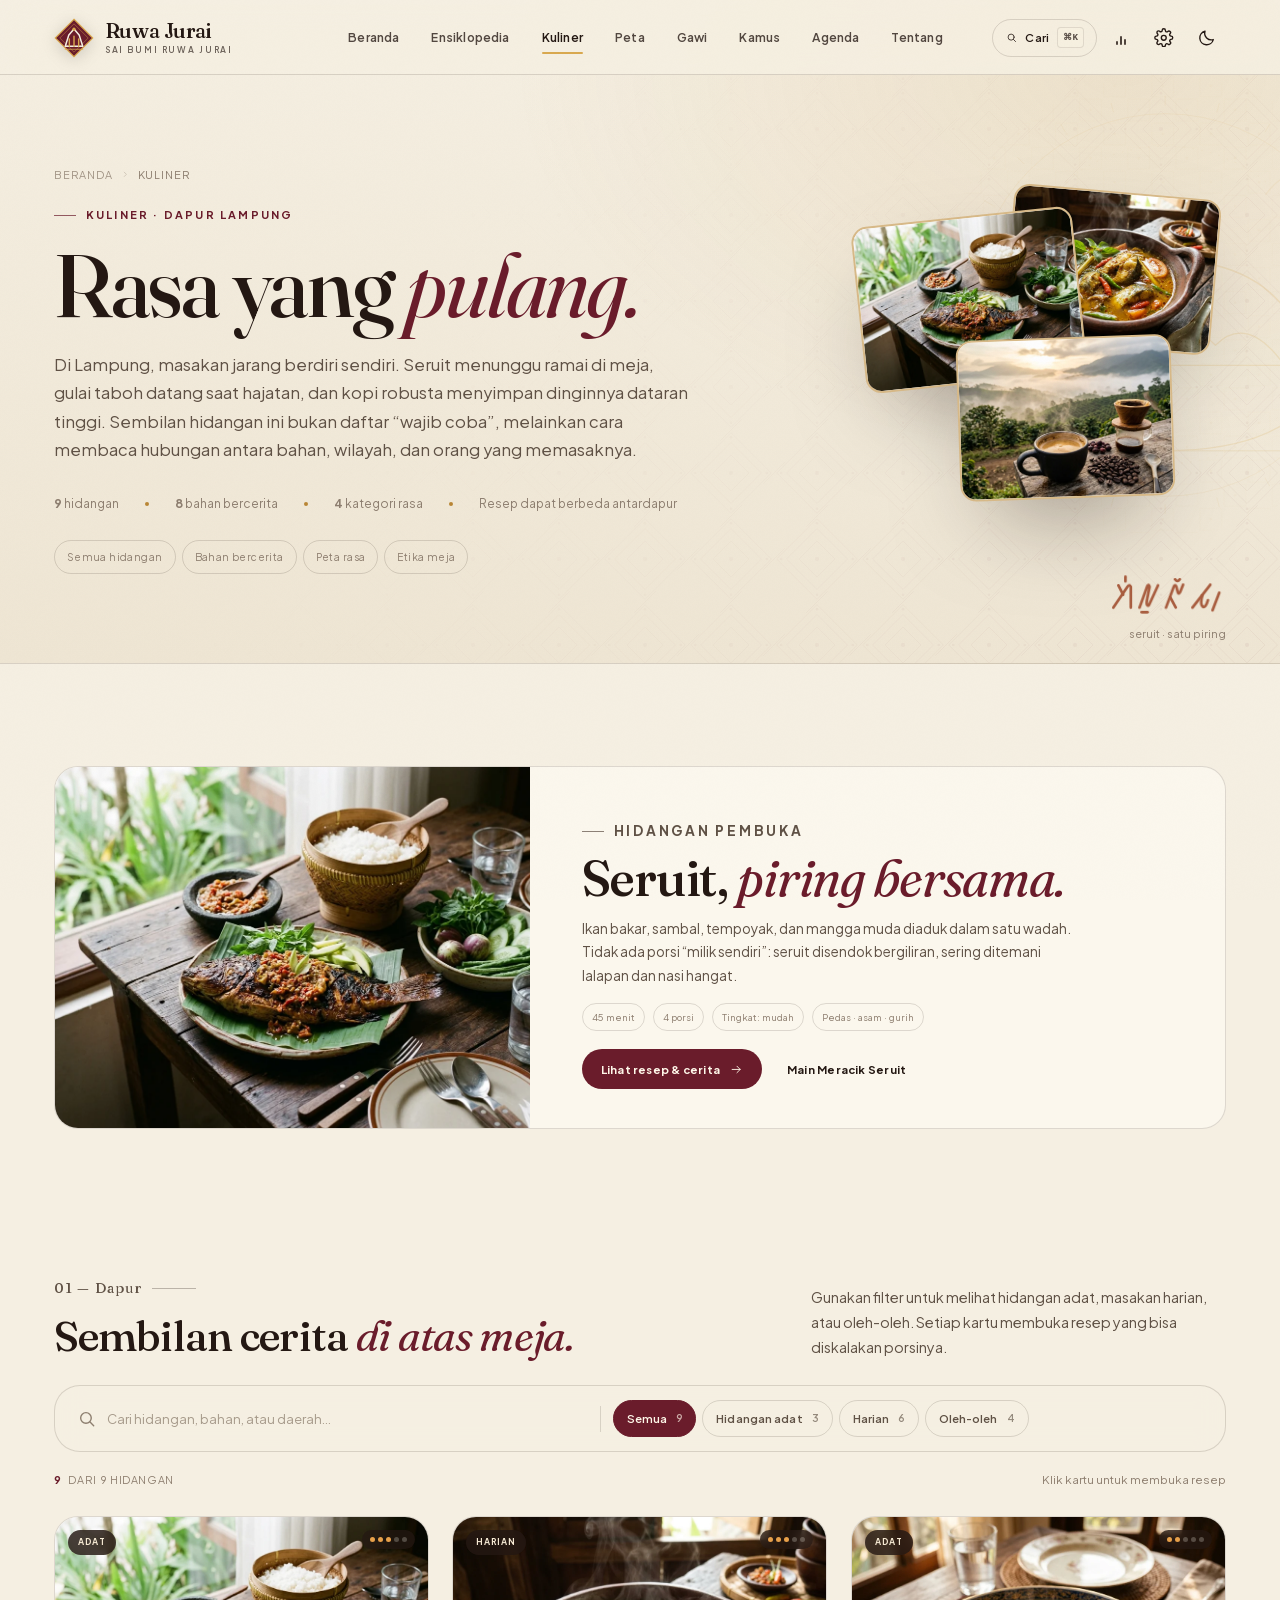
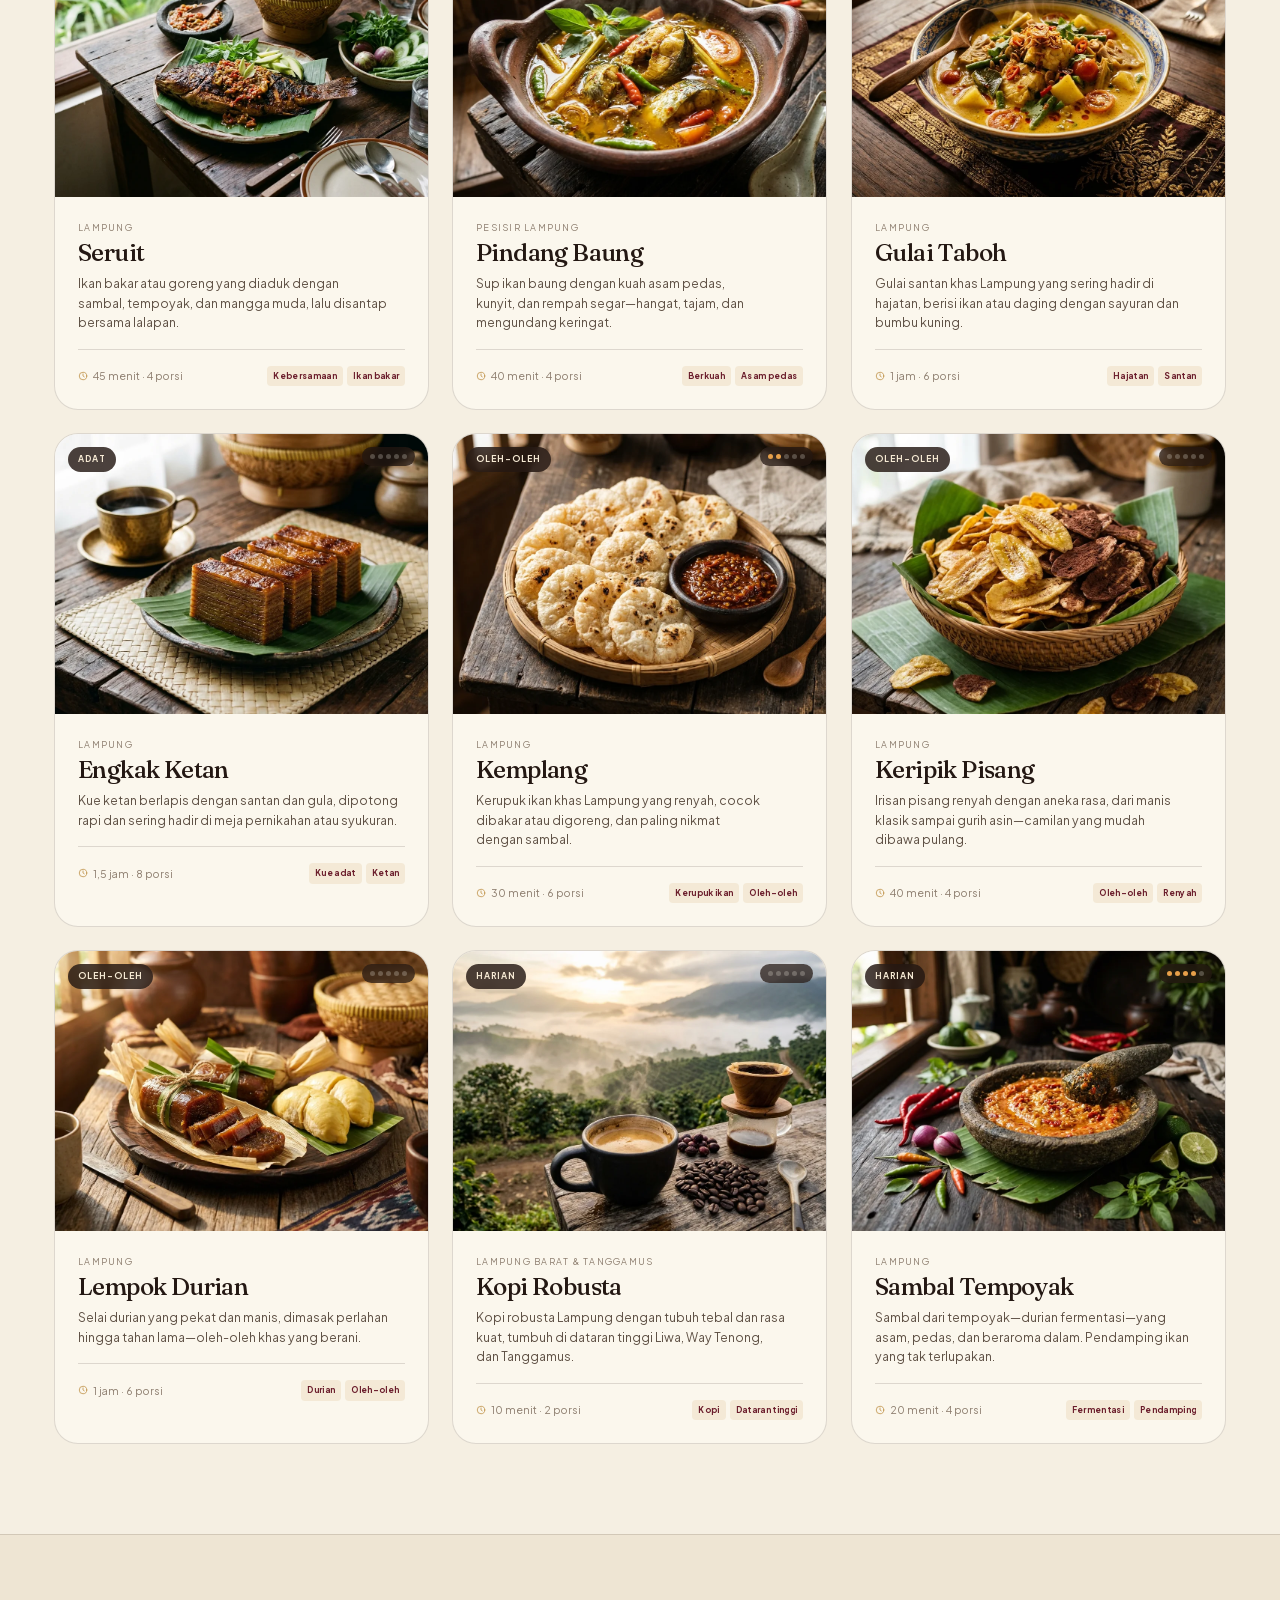
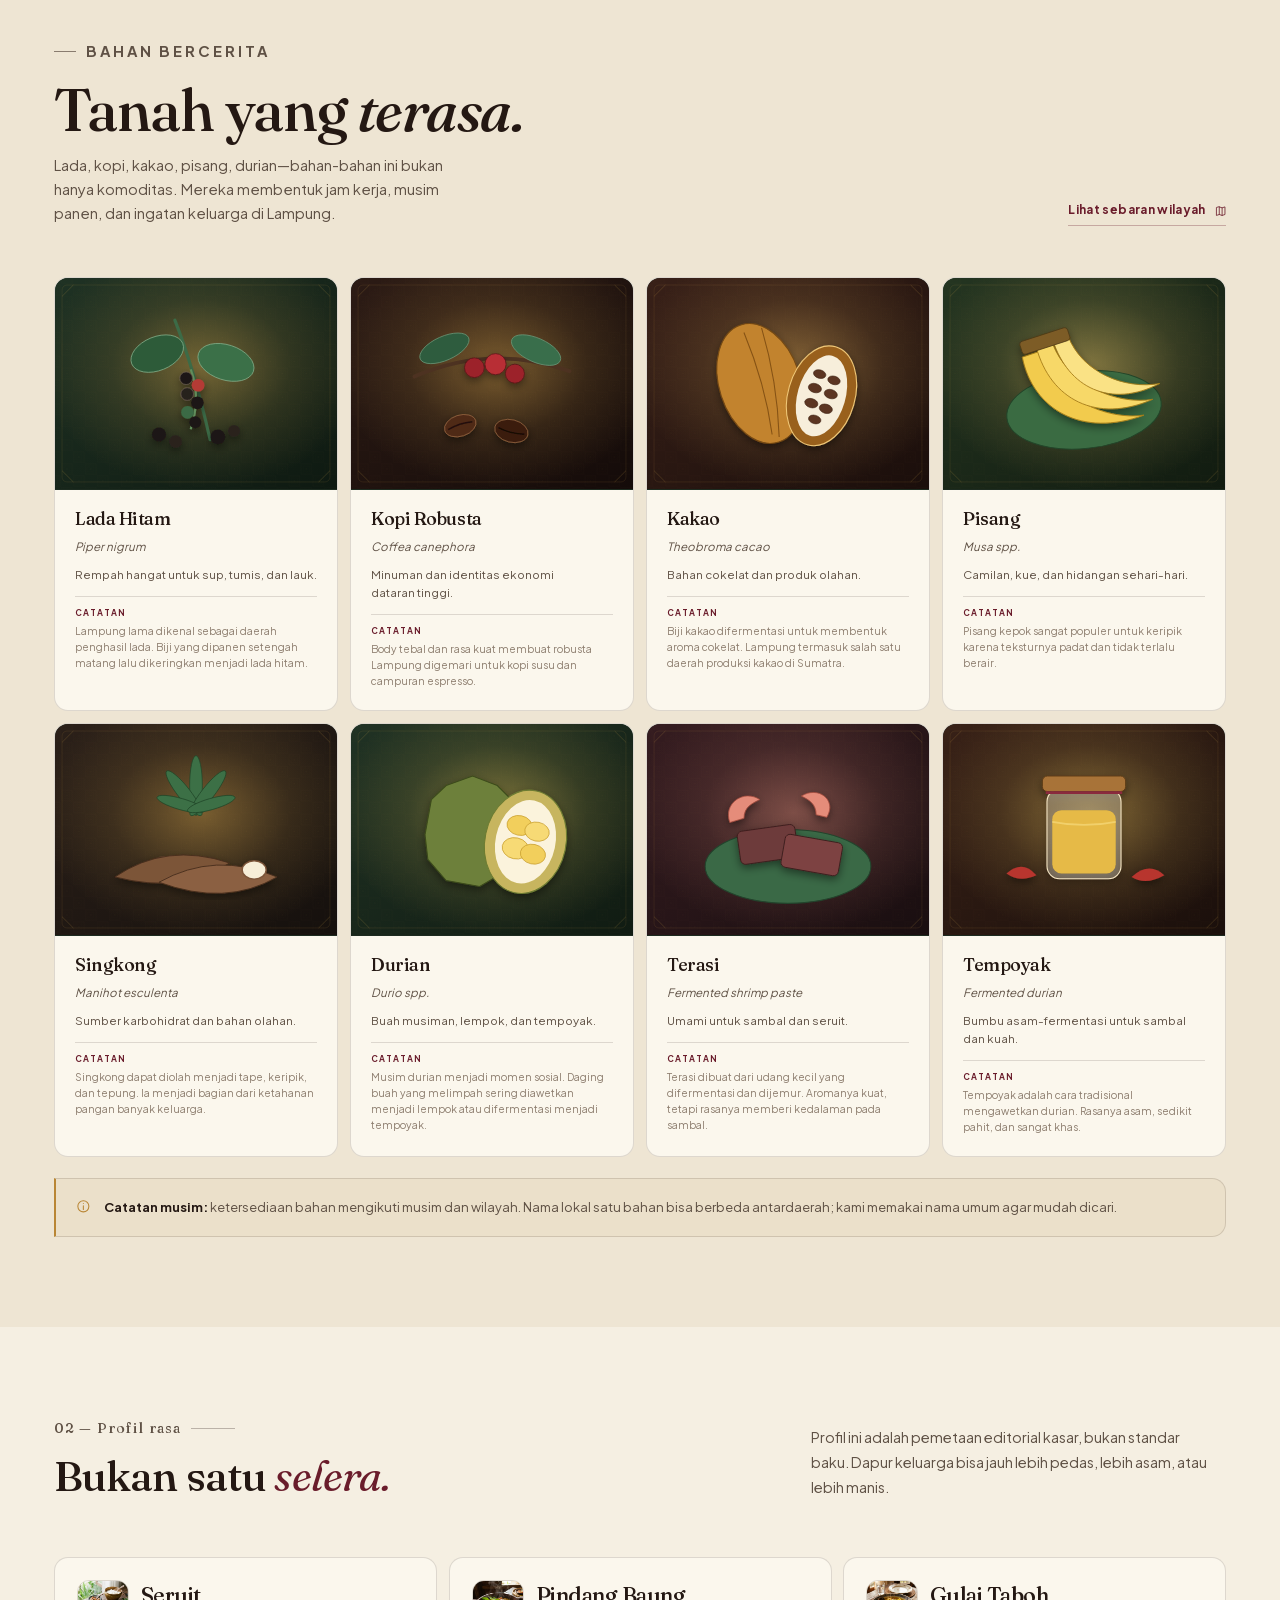
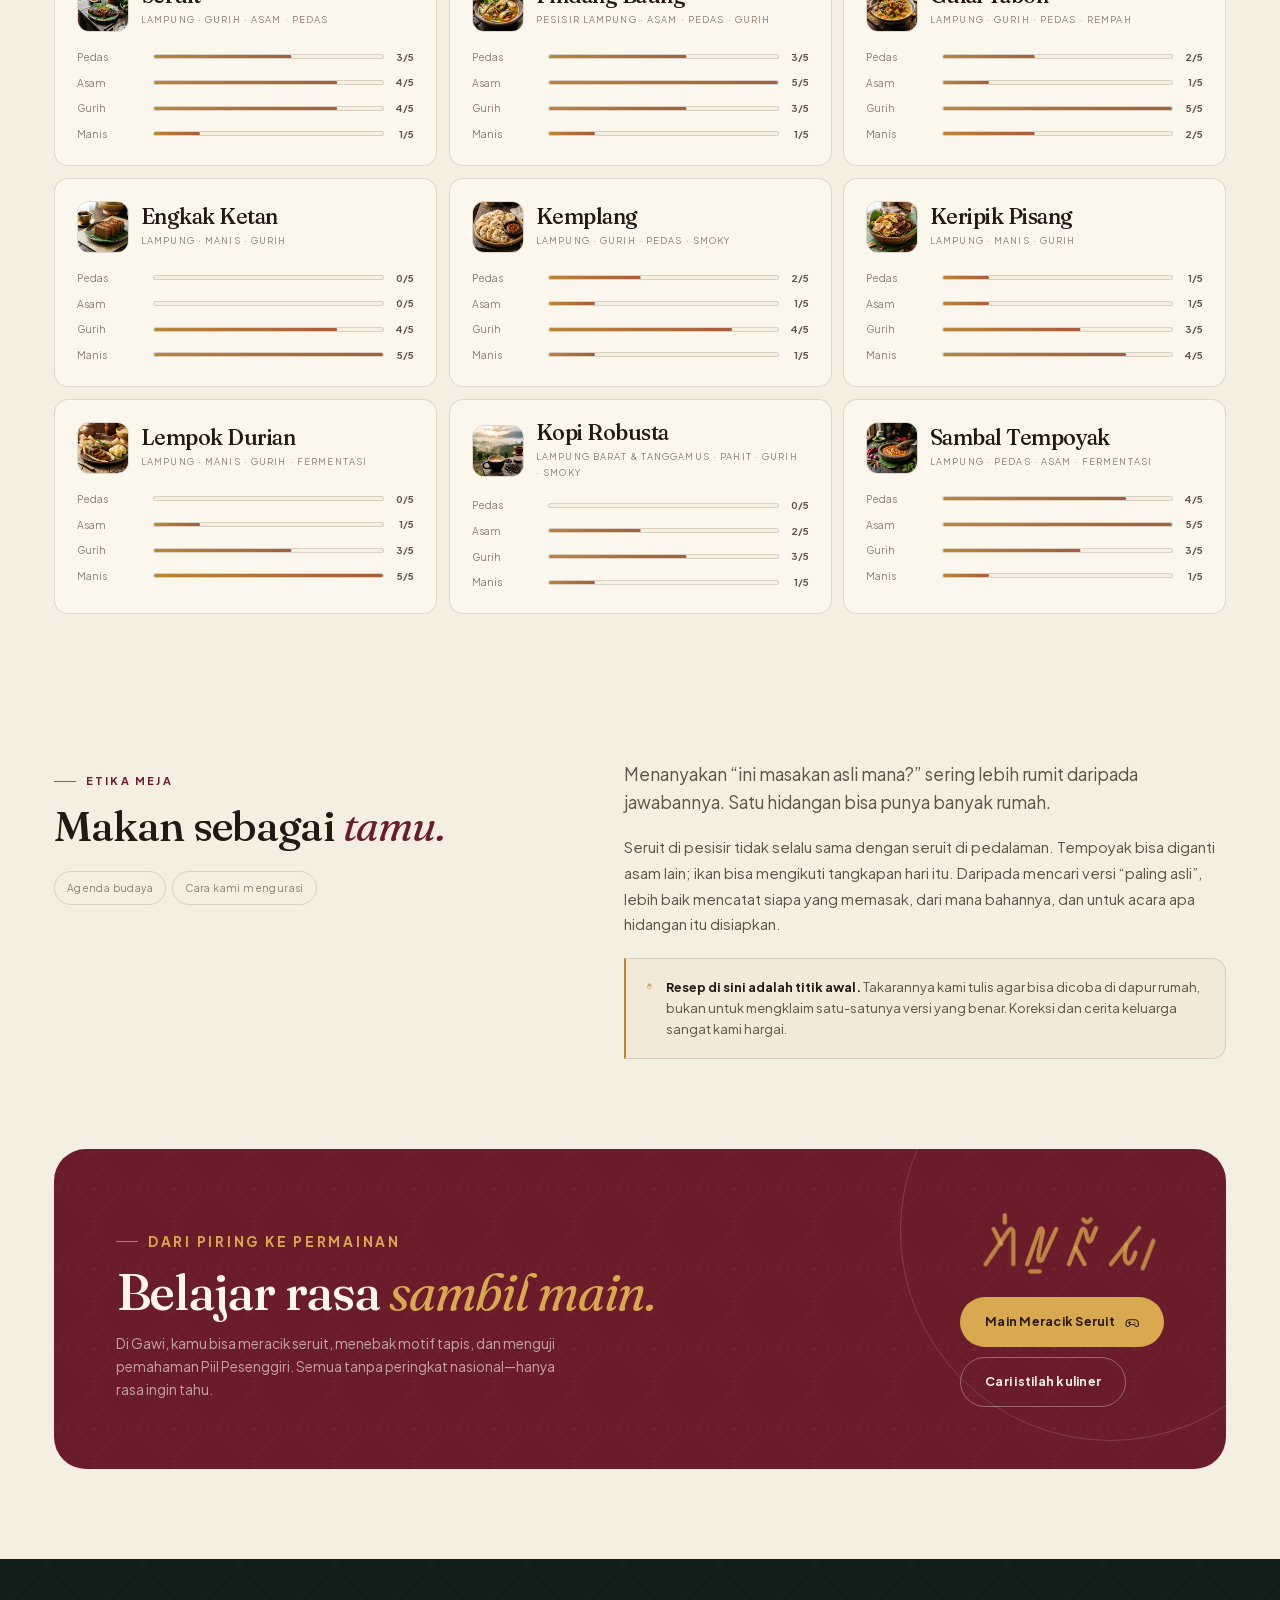
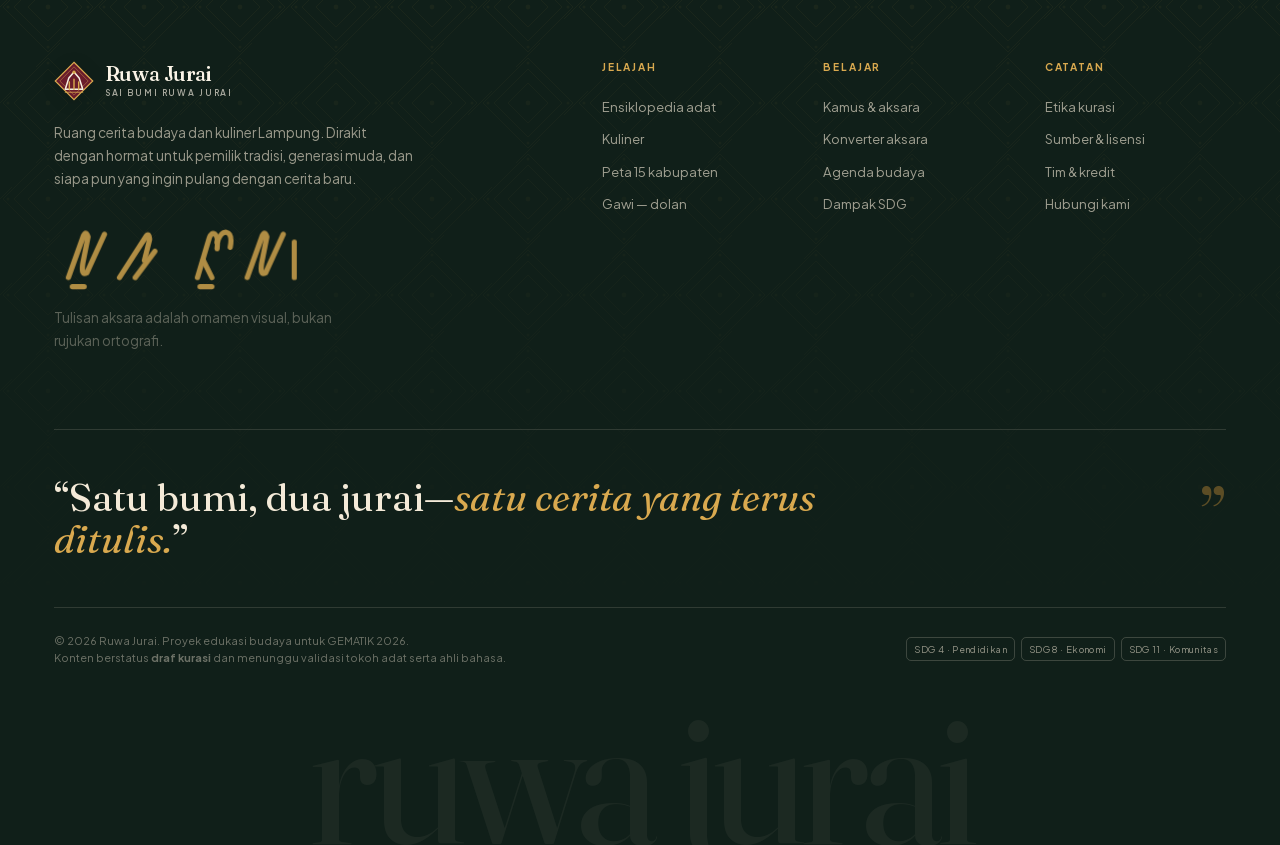
<file: kuliner.html>
<!DOCTYPE html>
<html lang="id" data-theme="light">
<head>
  <meta charset="utf-8">
  <meta name="viewport" content="width=device-width, initial-scale=1">
  <title>Kuliner Lampung — Ruwa Jurai</title>
  <meta name="description" content="Sembilan hidangan Lampung: seruit, pindang baung, gulai taboh, lempok durian, dan lainnya—lengkap dengan cerita, bahan, serta langkah memasak.">
  <meta name="theme-color" content="#142b23">
  <meta property="og:title" content="Kuliner Lampung — Ruwa Jurai">
  <meta property="og:description" content="Satu piring, semua cerita. Jelajahi rasa dan dapur Lampung.">
  <meta property="og:type" content="website">
  <meta property="og:image" content="assets/img/og-ruwa-jurai.svg">
  <link rel="icon" href="assets/img/favicon.svg" type="image/svg+xml">
  <link rel="manifest" href="manifest.webmanifest">
  <link rel="stylesheet" href="assets/fonts/fonts.css">
  <link rel="stylesheet" href="assets/css/base.css">
  <link rel="stylesheet" href="assets/css/components.css">
  <link rel="stylesheet" href="assets/css/pages.css">
  <link rel="stylesheet" href="assets/css/interior.css">
  <script defer src="assets/js/glyphs.js"></script>
  <script defer src="assets/js/aksara.js"></script>
  <script defer src="assets/js/icons.js"></script>
  <script defer src="assets/js/illustrations.js"></script>
  <script defer src="assets/js/data.js"></script>
  <script defer src="assets/js/map-data.js"></script>
  <script defer src="assets/js/app.js"></script>
  <script defer src="assets/js/kuliner.js"></script>
  <meta name="color-scheme" content="light dark">
  <meta name="mobile-web-app-capable" content="yes">
  <meta name="apple-mobile-web-app-capable" content="yes">
  <meta name="apple-mobile-web-app-status-bar-style" content="black-translucent">
  <meta name="apple-mobile-web-app-title" content="Ruwa Jurai">
  <script defer src="assets/js/sw-register.js"></script>
</head>
<body data-page="kuliner" data-header="solid">
  <div data-site-header></div>
  <main id="main">
    <section class="page-hero page-hero--kuliner">
      <div class="container page-hero__inner">
        <nav class="crumb" aria-label="Jejak navigasi">
          <a href="index.html">Beranda</a><span data-icon="chevron-right"></span><span>Kuliner</span>
        </nav>
        <p class="eyebrow" style="margin-top:22px">Kuliner · Dapur Lampung</p>
        <h1>Rasa yang <em>pulang.</em></h1>
        <p class="page-hero__lead">
          Di Lampung, masakan jarang berdiri sendiri. Seruit menunggu ramai di meja,
          gulai taboh datang saat hajatan, dan kopi robusta menyimpan dinginnya dataran tinggi.
          Sembilan hidangan ini bukan daftar “wajib coba”, melainkan cara membaca hubungan antara
          bahan, wilayah, dan orang yang memasaknya.
        </p>
        <div class="page-hero__meta">
          <span><b>9</b> hidangan</span><span class="dot"></span>
          <span><b>8</b> bahan bercerita</span><span class="dot"></span>
          <span><b>4</b> kategori rasa</span><span class="dot"></span>
          <span>Resep dapat berbeda antardapur</span>
        </div>
        <div class="page-jump" aria-label="Lompat ke bagian">
          <a href="#hidangan" data-goto="#hidangan">Semua hidangan</a>
          <a href="#bahan" data-goto="#bahan">Bahan bercerita</a>
          <a href="#rasa" data-goto="#rasa">Peta rasa</a>
          <a href="#etika" data-goto="#etika">Etika meja</a>
        </div>
      </div>
      <div class="page-hero__art" data-ornament="seruit" aria-hidden="true"></div>
      <div class="page-hero__mosaic" aria-hidden="true">
        <figure class="hero-polaroid hero-polaroid--a"><img src="assets/img/dishes/seruit.webp" alt="" loading="eager"></figure>
        <figure class="hero-polaroid hero-polaroid--b"><img src="assets/img/dishes/pindang-baung.webp" alt="" loading="eager"></figure>
        <figure class="hero-polaroid hero-polaroid--c"><img src="assets/img/dishes/kopi-robusta.webp" alt="" loading="eager"></figure>
      </div>
      <div class="page-hero__aside">
        <span class="aksara-wrap" data-aksara="seruit" data-aksara-decor aria-hidden="true" style="width:120px;color:var(--clay)"></span>
        <span>seruit · satu piring</span>
      </div>
    </section>

    <section class="page-section page-section--top">
      <div class="container">
        <div class="kuliner-hero__featured reveal">
          <div class="kuliner-hero__art">
            <img class="kuliner-hero__img" src="assets/img/dishes/seruit.webp" alt="Seruit khas Lampung di atas daun pisang dengan sambal dan lalapan" loading="lazy">
            <span class="steam-wisps" aria-hidden="true"><i></i><i></i><i></i></span>
          </div>
          <div class="kuliner-hero__copy">
            <p class="eyebrow">Hidangan pembuka</p>
            <h2>Seruit, <em>piring bersama.</em></h2>
            <p>Ikan bakar, sambal, tempoyak, dan mangga muda diaduk dalam satu wadah. Tidak ada porsi “milik sendiri”: seruit disendok bergiliran, sering ditemani lalapan dan nasi hangat.</p>
            <div class="kuliner-hero__meta">
              <span>45 menit</span><span>4 porsi</span><span>Tingkat: mudah</span><span>Pedas · asam · gurih</span>
            </div>
            <div class="home-hero__actions" style="margin-top:18px">
              <button class="btn btn--sm" type="button" data-open-dish="seruit">Lihat resep &amp; cerita <span data-icon="right"></span></button>
              <a class="btn btn--ghost btn--sm" href="gawi.html?game=seruit">Main Meracik Seruit</a>
            </div>
          </div>
        </div>
      </div>
    </section>

    <section class="page-section page-section--top" id="hidangan">
      <div class="container">
        <div class="section-head section-head--split" style="margin-bottom:26px">
          <div>
            <p class="section-index">01 — Dapur</p>
            <h2 class="section-lede" style="margin-top:12px">Sembilan cerita <em>di atas meja.</em></h2>
          </div>
          <div class="section-head__side">
            <p>Gunakan filter untuk melihat hidangan adat, masakan harian, atau oleh-oleh. Setiap kartu membuka resep yang bisa diskalakan porsinya.</p>
          </div>
        </div>

        <div class="toolbar" role="search" aria-label="Cari dan filter hidangan">
          <div class="toolbar__search">
            <span data-icon="search"></span>
            <input id="dish-search" type="search" placeholder="Cari hidangan, bahan, atau daerah…" autocomplete="off" aria-label="Cari hidangan">
            <button class="toolbar__clear" type="button" id="dish-clear" aria-label="Bersihkan pencarian"><span data-icon="close"></span></button>
          </div>
          <div class="toolbar__divider" aria-hidden="true"></div>
          <div class="filter-chips" id="dish-filters" aria-label="Filter jenis hidangan"></div>
        </div>

        <div class="filter-bar">
          <span class="result-count" id="dish-count" aria-live="polite"></span>
          <span class="tiny faint">Klik kartu untuk membuka resep</span>
        </div>

        <div class="dish-grid" id="dish-grid"></div>
        <div class="empty-state" id="dish-empty" hidden>
          <span data-icon="bowl"></span>
          <h3>Dapur belum menemukan itu</h3>
          <p>Coba kata kunci “ikan”, “pedas”, atau “oleh-oleh”.</p>
          <button class="btn btn--outline btn--sm" type="button" id="dish-reset" style="margin-top:16px">Tampilkan semua</button>
        </div>
      </div>
    </section>

    <section class="page-section ingredient-section" id="bahan">
      <div class="container">
        <div class="section-head">
          <div class="section-head__title">
            <p class="eyebrow">Bahan bercerita</p>
            <h2>Tanah yang <em class="italic">terasa.</em></h2>
            <p>Lada, kopi, kakao, pisang, durian—bahan-bahan ini bukan hanya komoditas. Mereka membentuk jam kerja, musim panen, dan ingatan keluarga di Lampung.</p>
          </div>
          <a class="link-arrow" href="peta.html">Lihat sebaran wilayah <span data-icon="map"></span></a>
        </div>
        <div class="ingredient-grid" id="ingredient-grid"></div>
        <div class="editorial-note" style="margin-top:22px">
          <span data-icon="info"></span>
          <span><b>Catatan musim:</b> ketersediaan bahan mengikuti musim dan wilayah. Nama lokal satu bahan bisa berbeda antardaerah; kami memakai nama umum agar mudah dicari.</span>
        </div>
      </div>
    </section>

    <section class="page-section taste-section" id="rasa">
      <div class="container">
        <div class="section-head section-head--split">
          <div>
            <p class="section-index">02 — Profil rasa</p>
            <h2 class="section-lede" style="margin-top:12px">Bukan satu <em>selera.</em></h2>
          </div>
          <div class="section-head__side">
            <p>Profil ini adalah pemetaan editorial kasar, bukan standar baku. Dapur keluarga bisa jauh lebih pedas, lebih asam, atau lebih manis.</p>
          </div>
        </div>
        <div class="taste-grid" id="taste-grid"></div>
      </div>
    </section>

    <section class="page-section page-section--top" id="etika" style="padding-bottom:0">
      <div class="container">
        <div class="home-intro__grid">
          <div class="reveal">
            <p class="eyebrow">Etika meja</p>
            <h2 class="section-lede" style="margin-top:12px">Makan sebagai <em>tamu.</em></h2>
            <div class="page-jump" style="margin-top:22px">
              <a href="agenda.html">Agenda budaya</a>
              <a href="tentang.html#kurasi">Cara kami mengurasi</a>
            </div>
          </div>
          <div class="reveal" data-reveal="right">
            <p class="lead">Menanyakan “ini masakan asli mana?” sering lebih rumit daripada jawabannya. Satu hidangan bisa punya banyak rumah.</p>
            <p style="margin-top:18px;color:var(--ink-soft);font-size:.92rem;line-height:1.75">Seruit di pesisir tidak selalu sama dengan seruit di pedalaman. Tempoyak bisa diganti asam lain; ikan bisa mengikuti tangkapan hari itu. Daripada mencari versi “paling asli”, lebih baik mencatat siapa yang memasak, dari mana bahannya, dan untuk acara apa hidangan itu disiapkan.</p>
            <div class="editorial-note" style="margin-top:20px">
              <span data-icon="hands"></span>
              <span><b>Resep di sini adalah titik awal.</b> Takarannya kami tulis agar bisa dicoba di dapur rumah, bukan untuk mengklaim satu-satunya versi yang benar. Koreksi dan cerita keluarga sangat kami hargai.</span>
            </div>
          </div>
        </div>
      </div>
    </section>

    <section class="page-section">
      <div class="container">
        <div class="cta-band reveal">
          <div>
            <p class="eyebrow">Dari piring ke permainan</p>
            <h2>Belajar rasa <em>sambil main.</em></h2>
            <p>Di Gawi, kamu bisa meracik seruit, menebak motif tapis, dan menguji pemahaman Piil Pesenggiri. Semua tanpa peringkat nasional—hanya rasa ingin tahu.</p>
          </div>
          <div class="cta-band__actions">
            <div class="cta-band__aksara aksara-wrap" data-aksara="seruit" data-aksara-decor aria-hidden="true"></div>
            <a class="btn btn--gold" href="gawi.html?game=seruit">Main Meracik Seruit <span data-icon="gamepad"></span></a>
            <a class="btn btn--on-dark" href="kamus.html">Cari istilah kuliner</a>
          </div>
        </div>
      </div>
    </section>
  </main>
  <div data-site-footer></div>
</body>
</html>
</file>
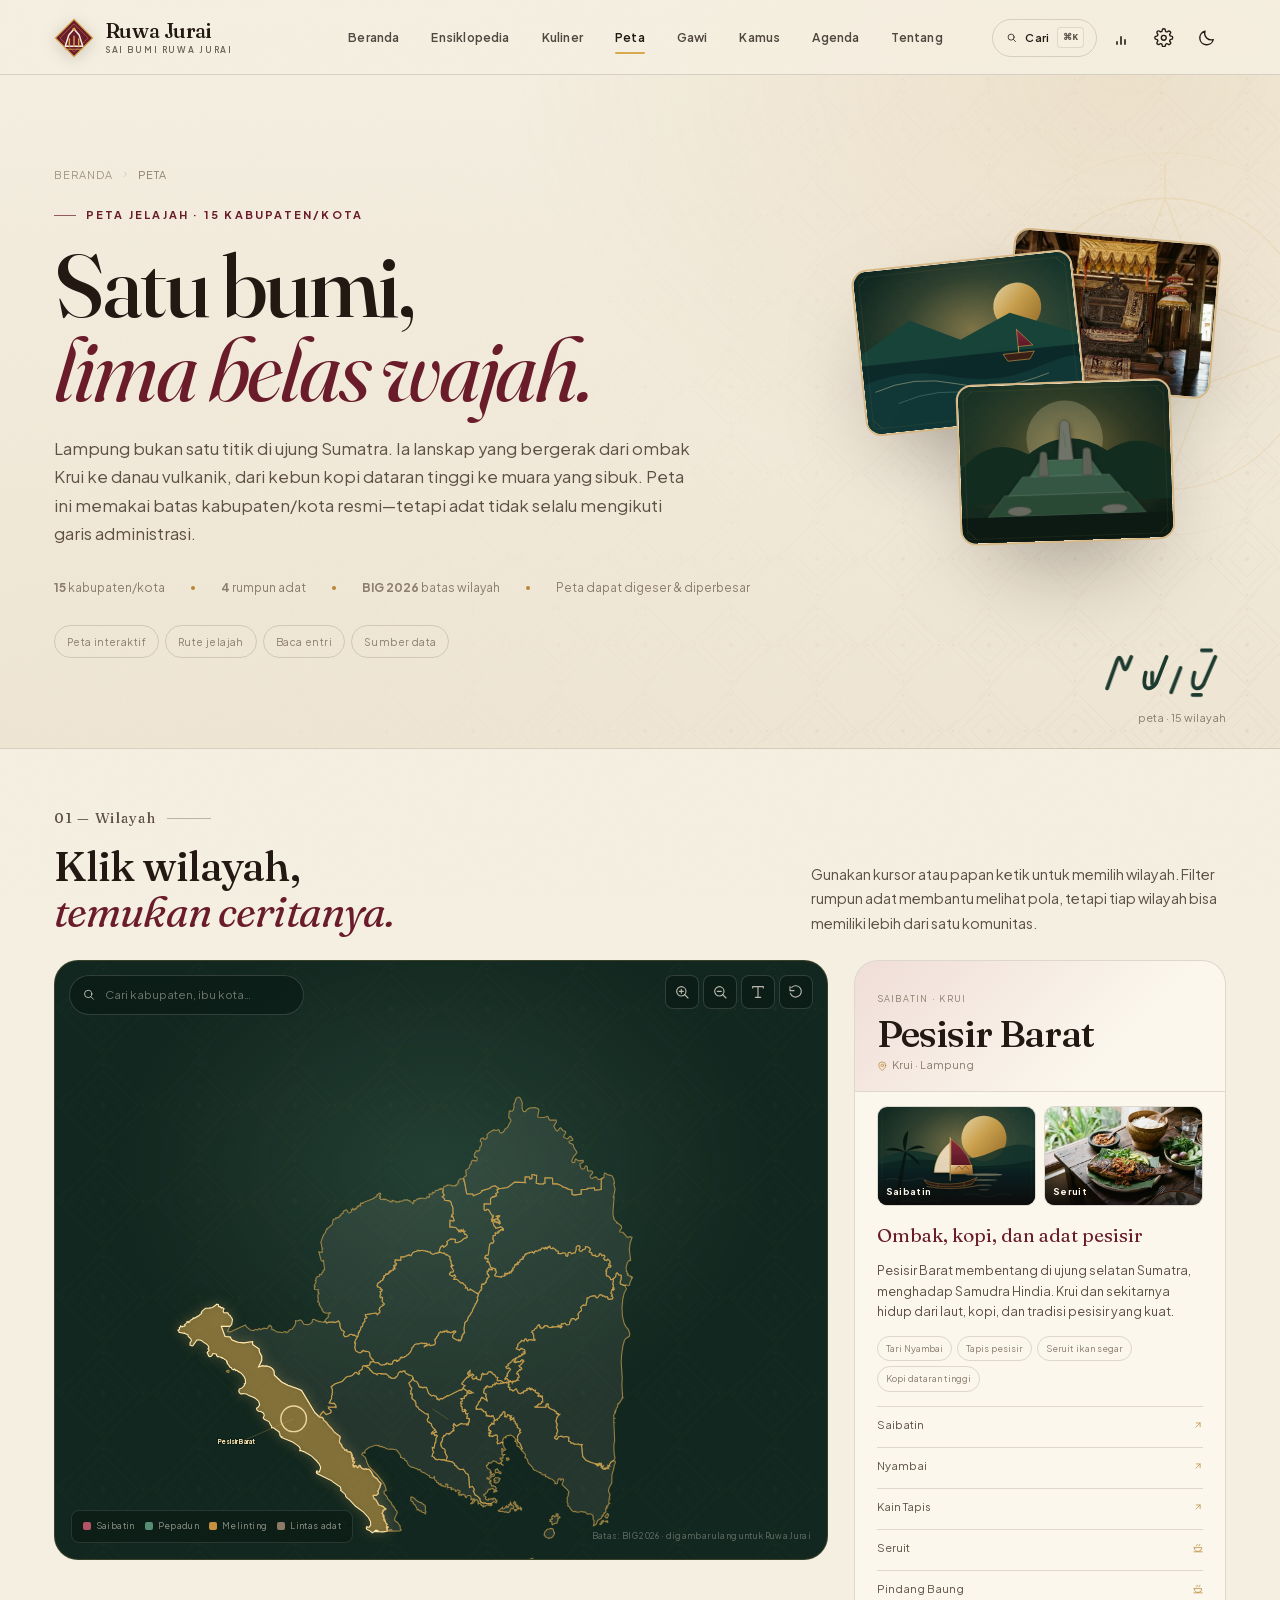
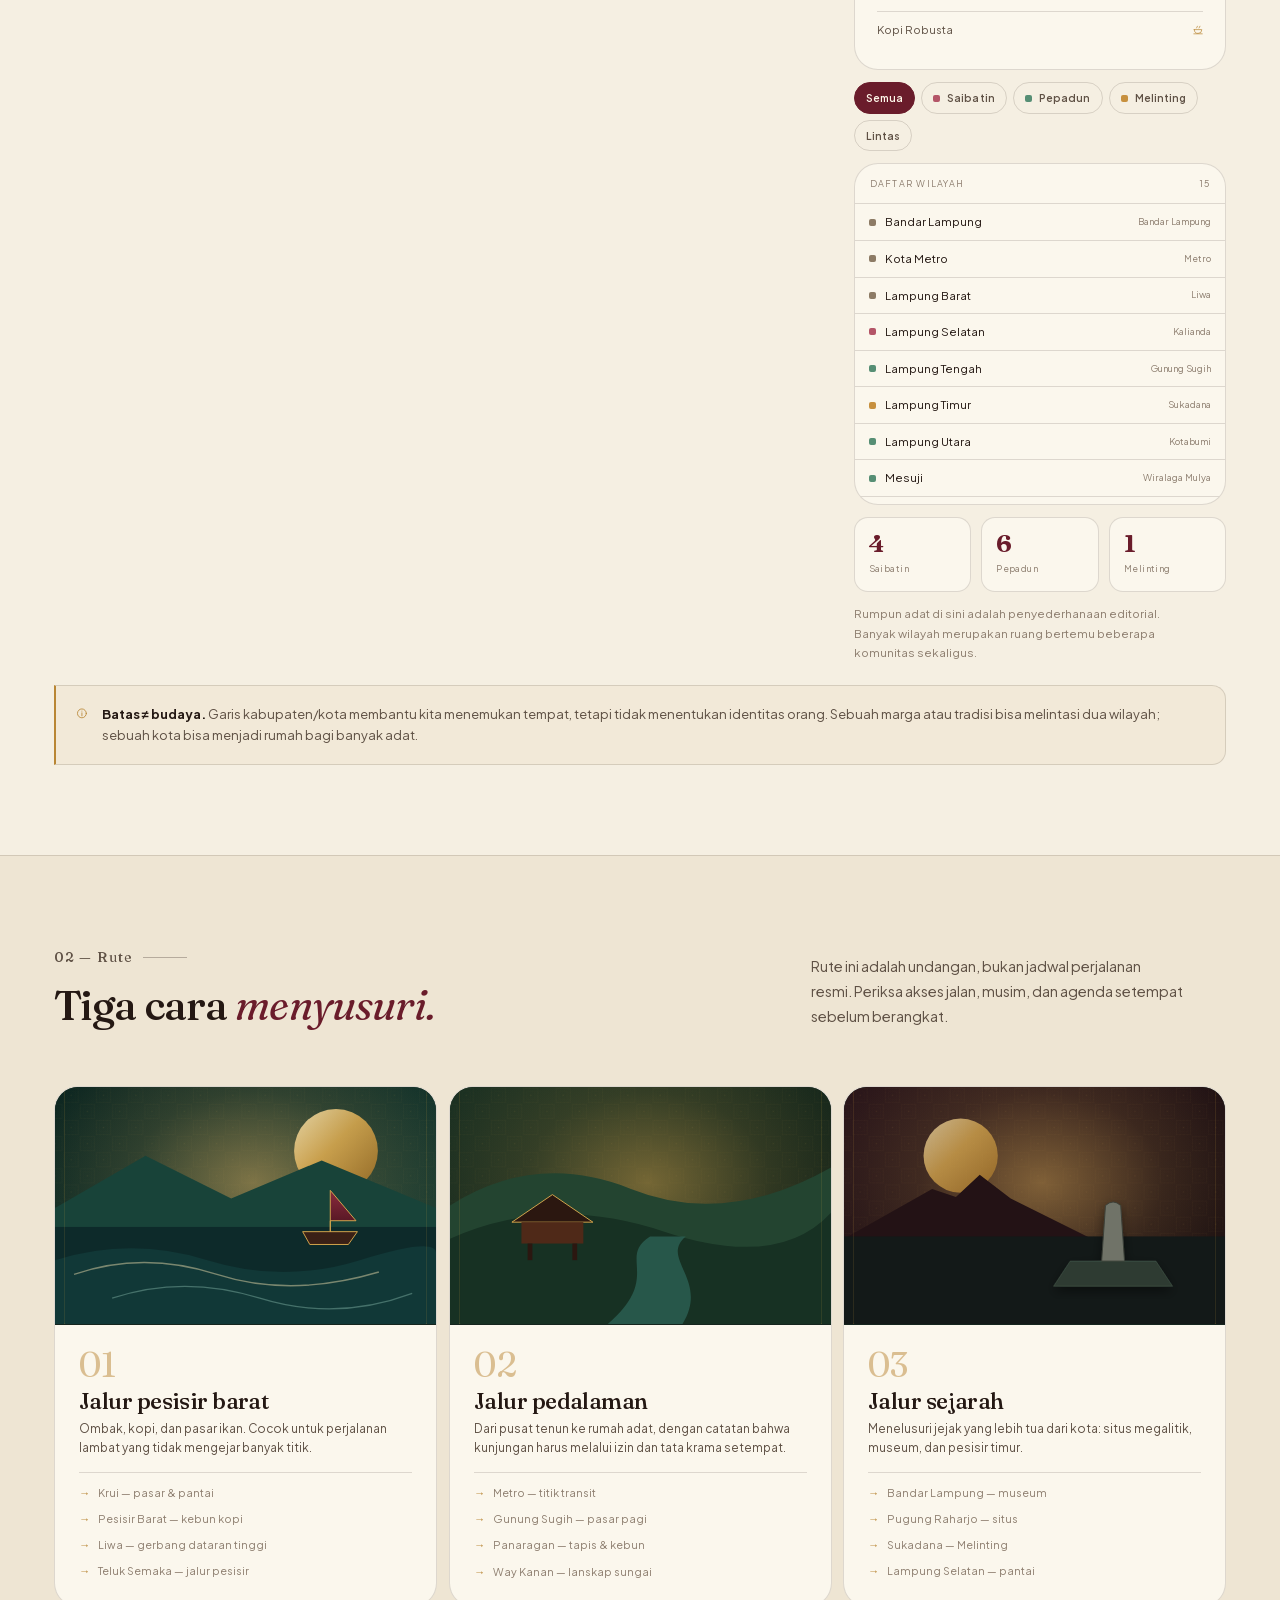
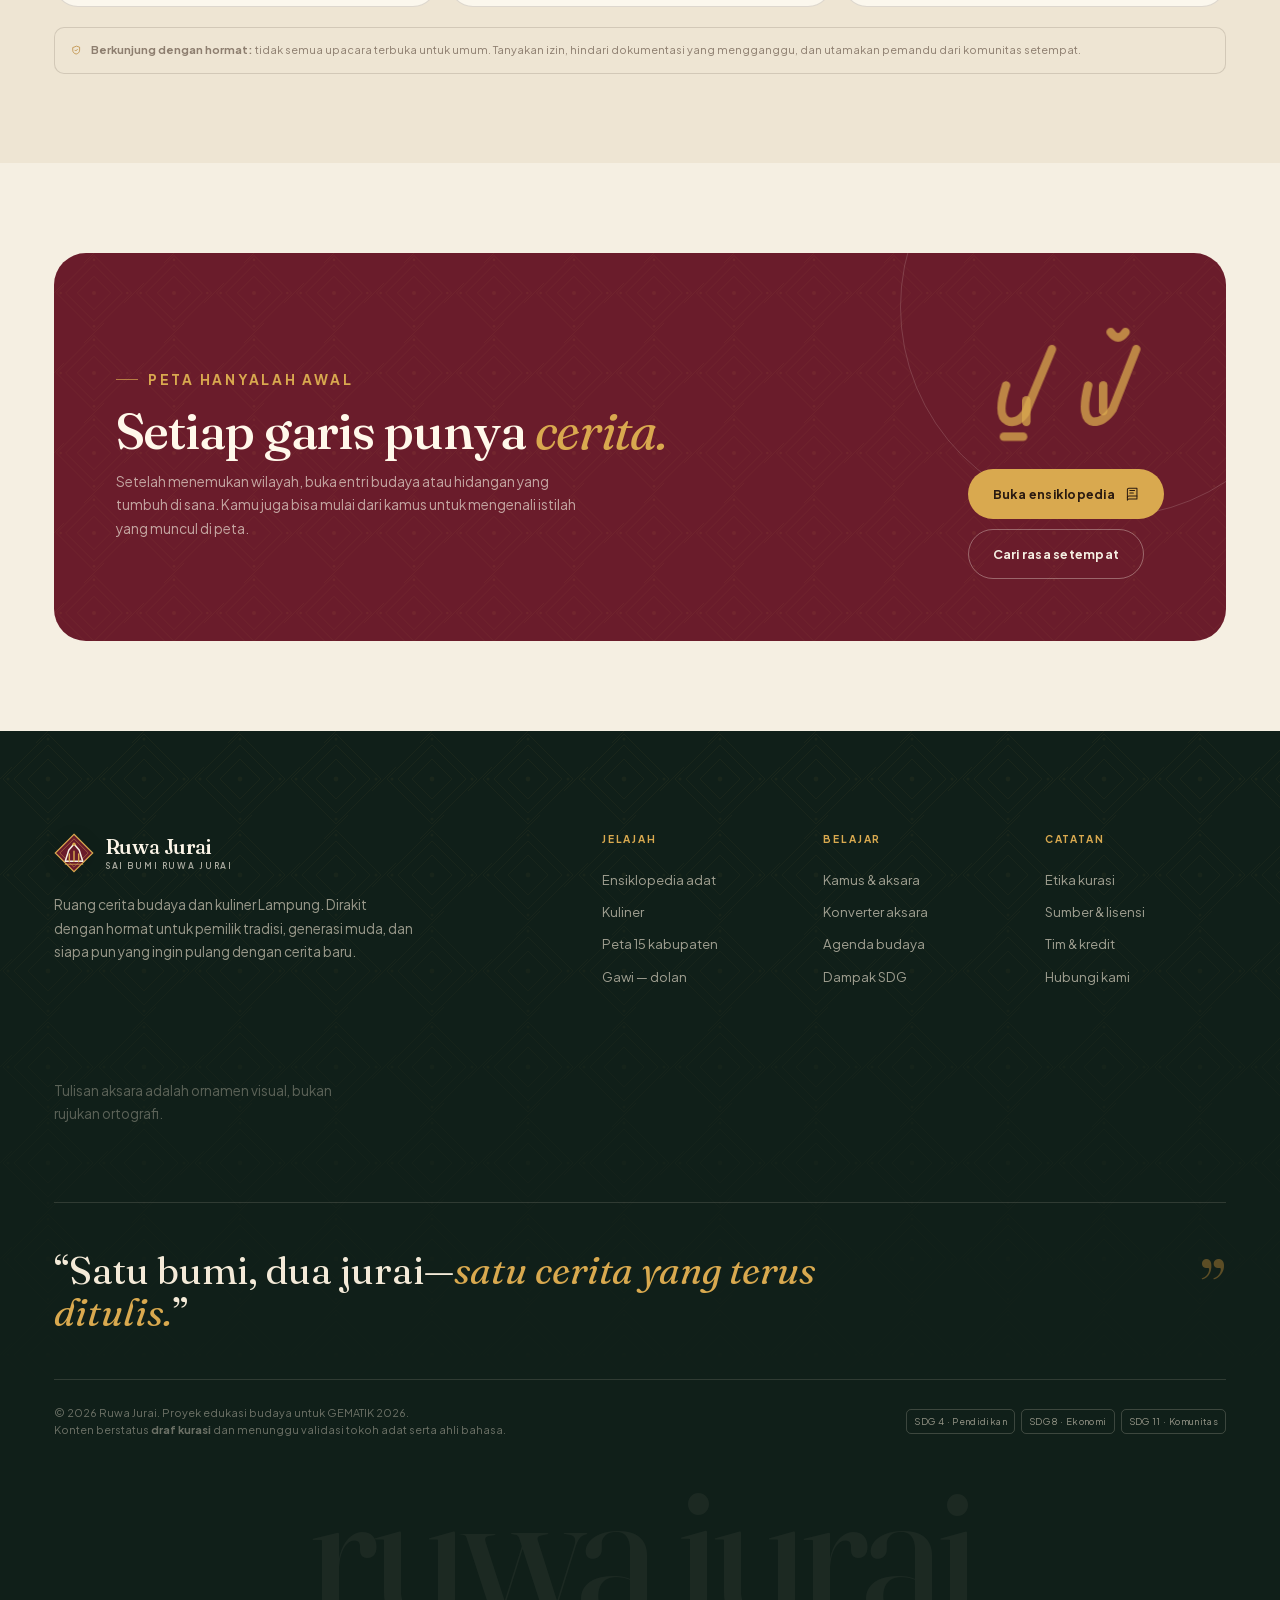
<file: peta.html>
<!DOCTYPE html>
<html lang="id" data-theme="light">
<head>
  <meta charset="utf-8">
  <meta name="viewport" content="width=device-width, initial-scale=1">
  <title>Peta Budaya Lampung — Ruwa Jurai</title>
  <meta name="description" content="Jelajahi 15 kabupaten/kota di Lampung lewat peta interaktif: batas wilayah BIG 2026, rumpun adat, cerita, dan kuliner setempat.">
  <meta name="theme-color" content="#142b23">
  <meta property="og:title" content="Peta Budaya Lampung — Ruwa Jurai">
  <meta property="og:description" content="Lampung tidak selesai dalam satu titik. Buka peta interaktif 15 kabupaten/kota.">
  <meta property="og:type" content="website">
  <meta property="og:image" content="assets/img/og-ruwa-jurai.svg">
  <link rel="icon" href="assets/img/favicon.svg" type="image/svg+xml">
  <link rel="manifest" href="manifest.webmanifest">
  <link rel="stylesheet" href="assets/fonts/fonts.css">
  <link rel="stylesheet" href="assets/css/base.css">
  <link rel="stylesheet" href="assets/css/components.css">
  <link rel="stylesheet" href="assets/css/pages.css">
  <link rel="stylesheet" href="assets/css/interior.css">
  <script defer src="assets/js/glyphs.js"></script>
  <script defer src="assets/js/aksara.js"></script>
  <script defer src="assets/js/icons.js"></script>
  <script defer src="assets/js/illustrations.js"></script>
  <script defer src="assets/js/data.js"></script>
  <script defer src="assets/js/map-data.js"></script>
  <script defer src="assets/js/app.js"></script>
  <script defer src="assets/js/peta.js"></script>
  <meta name="color-scheme" content="light dark">
  <meta name="mobile-web-app-capable" content="yes">
  <meta name="apple-mobile-web-app-capable" content="yes">
  <meta name="apple-mobile-web-app-status-bar-style" content="black-translucent">
  <meta name="apple-mobile-web-app-title" content="Ruwa Jurai">
  <script defer src="assets/js/sw-register.js"></script>
</head>
<body data-page="peta" data-header="solid">
  <div data-site-header></div>
  <main id="main">
    <section class="page-hero page-hero--peta">
      <div class="container page-hero__inner">
        <nav class="crumb" aria-label="Jejak navigasi">
          <a href="index.html">Beranda</a><span data-icon="chevron-right"></span><span>Peta</span>
        </nav>
        <p class="eyebrow" style="margin-top:22px">Peta jelajah · 15 kabupaten/kota</p>
        <h1>Satu bumi,<br><em>lima belas wajah.</em></h1>
        <p class="page-hero__lead">
          Lampung bukan satu titik di ujung Sumatra. Ia lanskap yang bergerak dari ombak Krui
          ke danau vulkanik, dari kebun kopi dataran tinggi ke muara yang sibuk.
          Peta ini memakai batas kabupaten/kota resmi—tetapi adat tidak selalu mengikuti garis administrasi.
        </p>
        <div class="page-hero__meta">
          <span><b>15</b> kabupaten/kota</span><span class="dot"></span>
          <span><b>4</b> rumpun adat</span><span class="dot"></span>
          <span><b>BIG 2026</b> batas wilayah</span><span class="dot"></span>
          <span>Peta dapat digeser &amp; diperbesar</span>
        </div>
        <div class="page-jump" aria-label="Lompat ke bagian">
          <a href="#peta" data-goto="#peta">Peta interaktif</a>
          <a href="#rute" data-goto="#rute">Rute jelajah</a>
          <a href="ensiklopedia.html">Baca entri</a>
          <a href="tentang.html#sumber">Sumber data</a>
        </div>
      </div>
      <div class="page-hero__art" data-ornament="compass" aria-hidden="true"></div>
      <div class="page-hero__mosaic" aria-hidden="true">
        <figure class="hero-polaroid hero-polaroid--a"><img src="assets/img/scenes/route-pesisir.svg" alt="" loading="eager"></figure>
        <figure class="hero-polaroid hero-polaroid--b"><img src="assets/img/entries/pepadun.webp" alt="" loading="eager"></figure>
        <figure class="hero-polaroid hero-polaroid--c"><img src="assets/img/entries/pugung-raharjo.svg" alt="" loading="eager"></figure>
      </div>
      <div class="page-hero__aside">
        <span class="aksara-wrap" data-aksara="lampung" data-aksara-decor aria-hidden="true" style="width:130px;color:var(--forest)"></span>
        <span>peta · 15 wilayah</span>
      </div>
    </section>

    <section class="page-section page-section--top map-page" id="peta">
      <div class="container">
        <div class="section-head section-head--split" style="margin-bottom:24px">
          <div>
            <p class="section-index">01 — Wilayah</p>
            <h2 class="section-lede" style="margin-top:12px">Klik wilayah,<br><em>temukan ceritanya.</em></h2>
          </div>
          <div class="section-head__side">
            <p>Gunakan kursor atau papan ketik untuk memilih wilayah. Filter rumpun adat membantu melihat pola, tetapi tiap wilayah bisa memiliki lebih dari satu komunitas.</p>
          </div>
        </div>

        <div class="map-layout">
          <div class="map-panel" id="map-panel">
            <div class="map-toolbar">
              <div class="map-search">
                <span data-icon="search"></span>
                <input id="region-search" type="search" placeholder="Cari kabupaten, ibu kota…" aria-label="Cari wilayah" autocomplete="off">
              </div>
              <div class="map-controls" role="group" aria-label="Kontrol peta">
                <button type="button" data-map-zoom="in" aria-label="Perbesar peta" data-tip="Perbesar"><span data-icon="zoom-in"></span></button>
                <button type="button" data-map-zoom="out" aria-label="Perkecil peta" data-tip="Perkecil"><span data-icon="zoom-out"></span></button>
                <button type="button" data-map-label aria-label="Tampilkan nama wilayah" aria-pressed="false" data-tip="Nama wilayah"><span data-icon="type"></span></button>
                <button type="button" data-map-reset aria-label="Kembalikan tampilan peta" data-tip="Atur ulang"><span data-icon="rotate"></span></button>
              </div>
            </div>
            <div class="map-canvas" id="map-canvas">
              <svg class="map-svg" id="map-svg" viewBox="0 0 800 900" role="group" aria-label="Peta interaktif kabupaten dan kota di Lampung" preserveAspectRatio="xMidYMid meet"></svg>
            </div>
            <div class="map-tooltip" id="map-tooltip" role="status"></div>
            <div class="map-legend" aria-label="Legenda rumpun adat">
              <span><i class="saibatin"></i> Saibatin</span>
              <span><i class="pepadun"></i> Pepadun</span>
              <span><i class="melinting"></i> Melinting</span>
              <span><i class="lintas"></i> Lintas adat</span>
            </div>
            <div class="map-source">Batas: BIG 2026 · digambar ulang untuk Ruwa Jurai</div>
          </div>

          <div class="map-side">
            <div class="region-info" id="region-info" aria-live="polite">
              <div class="region-info__head">
                <span class="region-info__tag">Pilih wilayah</span>
                <h2>Lampung</h2>
                <p><span data-icon="pin"></span> 15 kabupaten/kota</p>
              </div>
              <div class="region-info__body">
                <p class="region-info__summary">Klik salah satu wilayah pada peta atau daftar untuk membaca ringkasan, cerita budaya, dan kuliner yang terkait.</p>
                <div class="region-highlights"><span>Pesisir</span><span>Dataran tinggi</span><span>Muara</span><span>Kota</span></div>
              </div>
            </div>

            <div class="map-filters" id="map-filters" aria-label="Sorot rumpun adat">
              <button class="chip chip--active" type="button" data-adat="all">Semua</button>
              <button class="chip" type="button" data-adat="saibatin"><i class="saibatin" style="width:7px;height:7px;border-radius:2px;background:#b45567"></i> Saibatin</button>
              <button class="chip" type="button" data-adat="pepadun"><i class="pepadun" style="width:7px;height:7px;border-radius:2px;background:#568e74"></i> Pepadun</button>
              <button class="chip" type="button" data-adat="melinting"><i class="melinting" style="width:7px;height:7px;border-radius:2px;background:#c7903e"></i> Melinting</button>
              <button class="chip" type="button" data-adat="lintas">Lintas</button>
            </div>

            <div class="region-list">
              <div class="region-list__head"><span>Daftar wilayah</span><span id="region-list-count">15</span></div>
              <div class="region-list__scroll" id="region-list"></div>
            </div>

            <div class="map-stats">
              <div class="map-stat"><b>4</b><span>Saibatin</span></div>
              <div class="map-stat"><b>6</b><span>Pepadun</span></div>
              <div class="map-stat"><b>1</b><span>Melinting</span></div>
            </div>
            <p class="tiny faint">Rumpun adat di sini adalah penyederhanaan editorial. Banyak wilayah merupakan ruang bertemu beberapa komunitas sekaligus.</p>
          </div>
        </div>

        <div class="editorial-note" style="margin-top:22px">
          <span data-icon="info"></span>
          <span><b>Batas ≠ budaya.</b> Garis kabupaten/kota membantu kita menemukan tempat, tetapi tidak menentukan identitas orang. Sebuah marga atau tradisi bisa melintasi dua wilayah; sebuah kota bisa menjadi rumah bagi banyak adat.</span>
        </div>
      </div>
    </section>

    <section class="page-section route-section" id="rute">
      <div class="container">
        <div class="section-head section-head--split">
          <div>
            <p class="section-index">02 — Rute</p>
            <h2 class="section-lede" style="margin-top:12px">Tiga cara <em>menyusuri.</em></h2>
          </div>
          <div class="section-head__side">
            <p>Rute ini adalah undangan, bukan jadwal perjalanan resmi. Periksa akses jalan, musim, dan agenda setempat sebelum berangkat.</p>
          </div>
        </div>
        <div class="route-grid">
          <article class="route-card reveal" style="--delay:0ms">
            <div class="route-card__media"><img src="assets/img/scenes/route-pesisir.svg" alt="Lanskap jalur pesisir barat Lampung" loading="lazy"></div>
            <div class="route-card__body">
              <div class="route-card__no">01</div>
              <h3>Jalur pesisir barat</h3>
              <p>Ombak, kopi, dan pasar ikan. Cocok untuk perjalanan lambat yang tidak mengejar banyak titik.</p>
              <ol>
                <li><button type="button" class="route-stop" data-jump-region="pesisir-barat">Krui — pasar &amp; pantai</button></li>
                <li><button type="button" class="route-stop" data-jump-region="pesisir-barat">Pesisir Barat — kebun kopi</button></li>
                <li><button type="button" class="route-stop" data-jump-region="lampung-barat">Liwa — gerbang dataran tinggi</button></li>
                <li><button type="button" class="route-stop" data-jump-region="tanggamus">Teluk Semaka — jalur pesisir</button></li>
              </ol>
            </div>
          </article>
          <article class="route-card reveal" style="--delay:80ms">
            <div class="route-card__media"><img src="assets/img/scenes/route-pedalaman.svg" alt="Lanskap jalur pedalaman Lampung" loading="lazy"></div>
            <div class="route-card__body">
              <div class="route-card__no">02</div>
              <h3>Jalur pedalaman</h3>
              <p>Dari pusat tenun ke rumah adat, dengan catatan bahwa kunjungan harus melalui izin dan tata krama setempat.</p>
              <ol>
                <li><button type="button" class="route-stop" data-jump-region="metro">Metro — titik transit</button></li>
                <li><button type="button" class="route-stop" data-jump-region="lampung-tengah">Gunung Sugih — pasar pagi</button></li>
                <li><button type="button" class="route-stop" data-jump-region="tulang-bawang-barat">Panaragan — tapis &amp; kebun</button></li>
                <li><button type="button" class="route-stop" data-jump-region="way-kanan">Way Kanan — lanskap sungai</button></li>
              </ol>
            </div>
          </article>
          <article class="route-card reveal" style="--delay:160ms">
            <div class="route-card__media"><img src="assets/img/scenes/route-sejarah.svg" alt="Lanskap jalur sejarah Lampung" loading="lazy"></div>
            <div class="route-card__body">
              <div class="route-card__no">03</div>
              <h3>Jalur sejarah</h3>
              <p>Menelusuri jejak yang lebih tua dari kota: situs megalitik, museum, dan pesisir timur.</p>
              <ol>
                <li><button type="button" class="route-stop" data-jump-region="bandar-lampung">Bandar Lampung — museum</button></li>
                <li><button type="button" class="route-stop" data-jump-region="lampung-timur">Pugung Raharjo — situs</button></li>
                <li><button type="button" class="route-stop" data-jump-region="lampung-timur">Sukadana — Melinting</button></li>
                <li><button type="button" class="route-stop" data-jump-region="lampung-selatan">Lampung Selatan — pantai</button></li>
              </ol>
            </div>
          </article>
        </div>
        <div class="agenda-note" style="margin-top:20px">
          <span data-icon="shield"></span>
          <span><b>Berkunjung dengan hormat:</b> tidak semua upacara terbuka untuk umum. Tanyakan izin, hindari dokumentasi yang mengganggu, dan utamakan pemandu dari komunitas setempat.</span>
        </div>
      </div>
    </section>

    <section class="page-section">
      <div class="container">
        <div class="cta-band reveal">
          <div>
            <p class="eyebrow">Peta hanyalah awal</p>
            <h2>Setiap garis punya <em>cerita.</em></h2>
            <p>Setelah menemukan wilayah, buka entri budaya atau hidangan yang tumbuh di sana. Kamu juga bisa mulai dari kamus untuk mengenali istilah yang muncul di peta.</p>
          </div>
          <div class="cta-band__actions">
            <div class="cta-band__aksara aksara-wrap" data-aksara="bumi" data-aksara-decor aria-hidden="true"></div>
            <a class="btn btn--gold" href="ensiklopedia.html">Buka ensiklopedia <span data-icon="book"></span></a>
            <a class="btn btn--on-dark" href="kuliner.html">Cari rasa setempat</a>
          </div>
        </div>
      </div>
    </section>
  </main>
  <div data-site-footer></div>
</body>
</html>
</file>
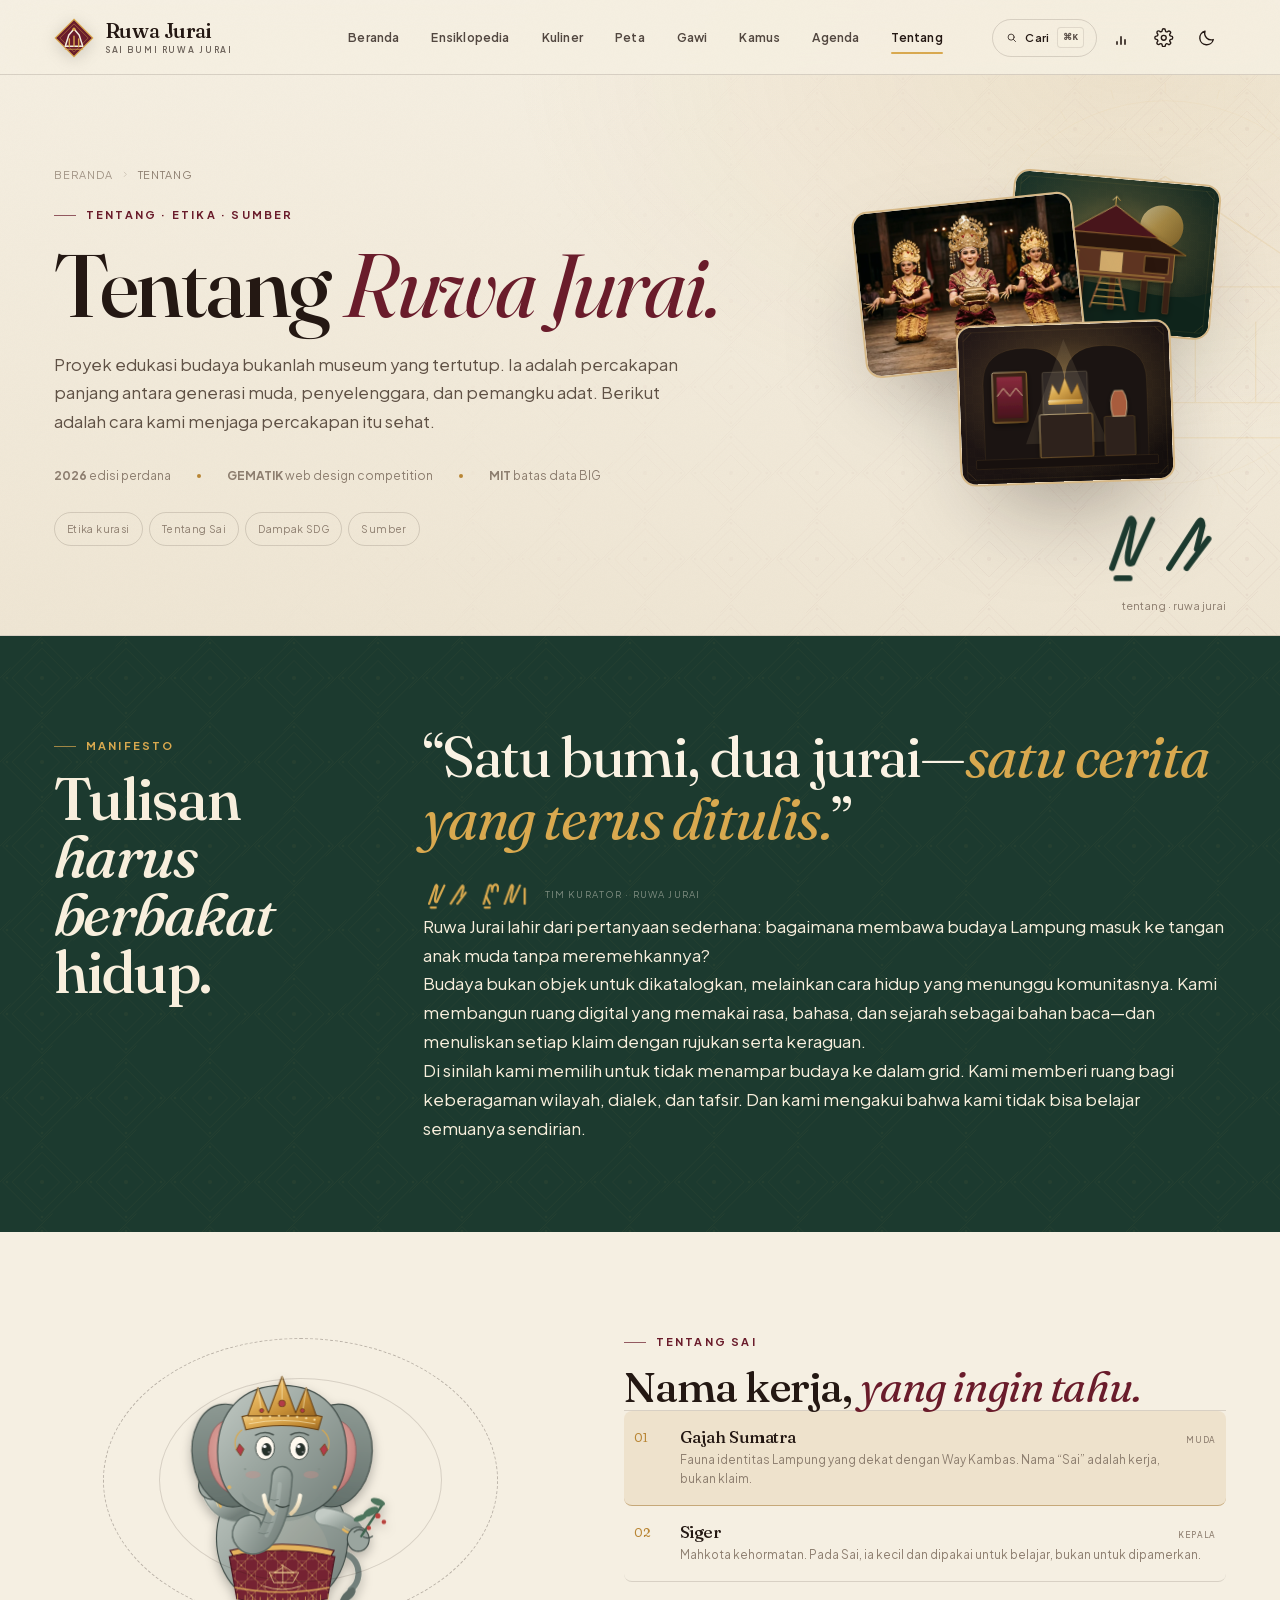
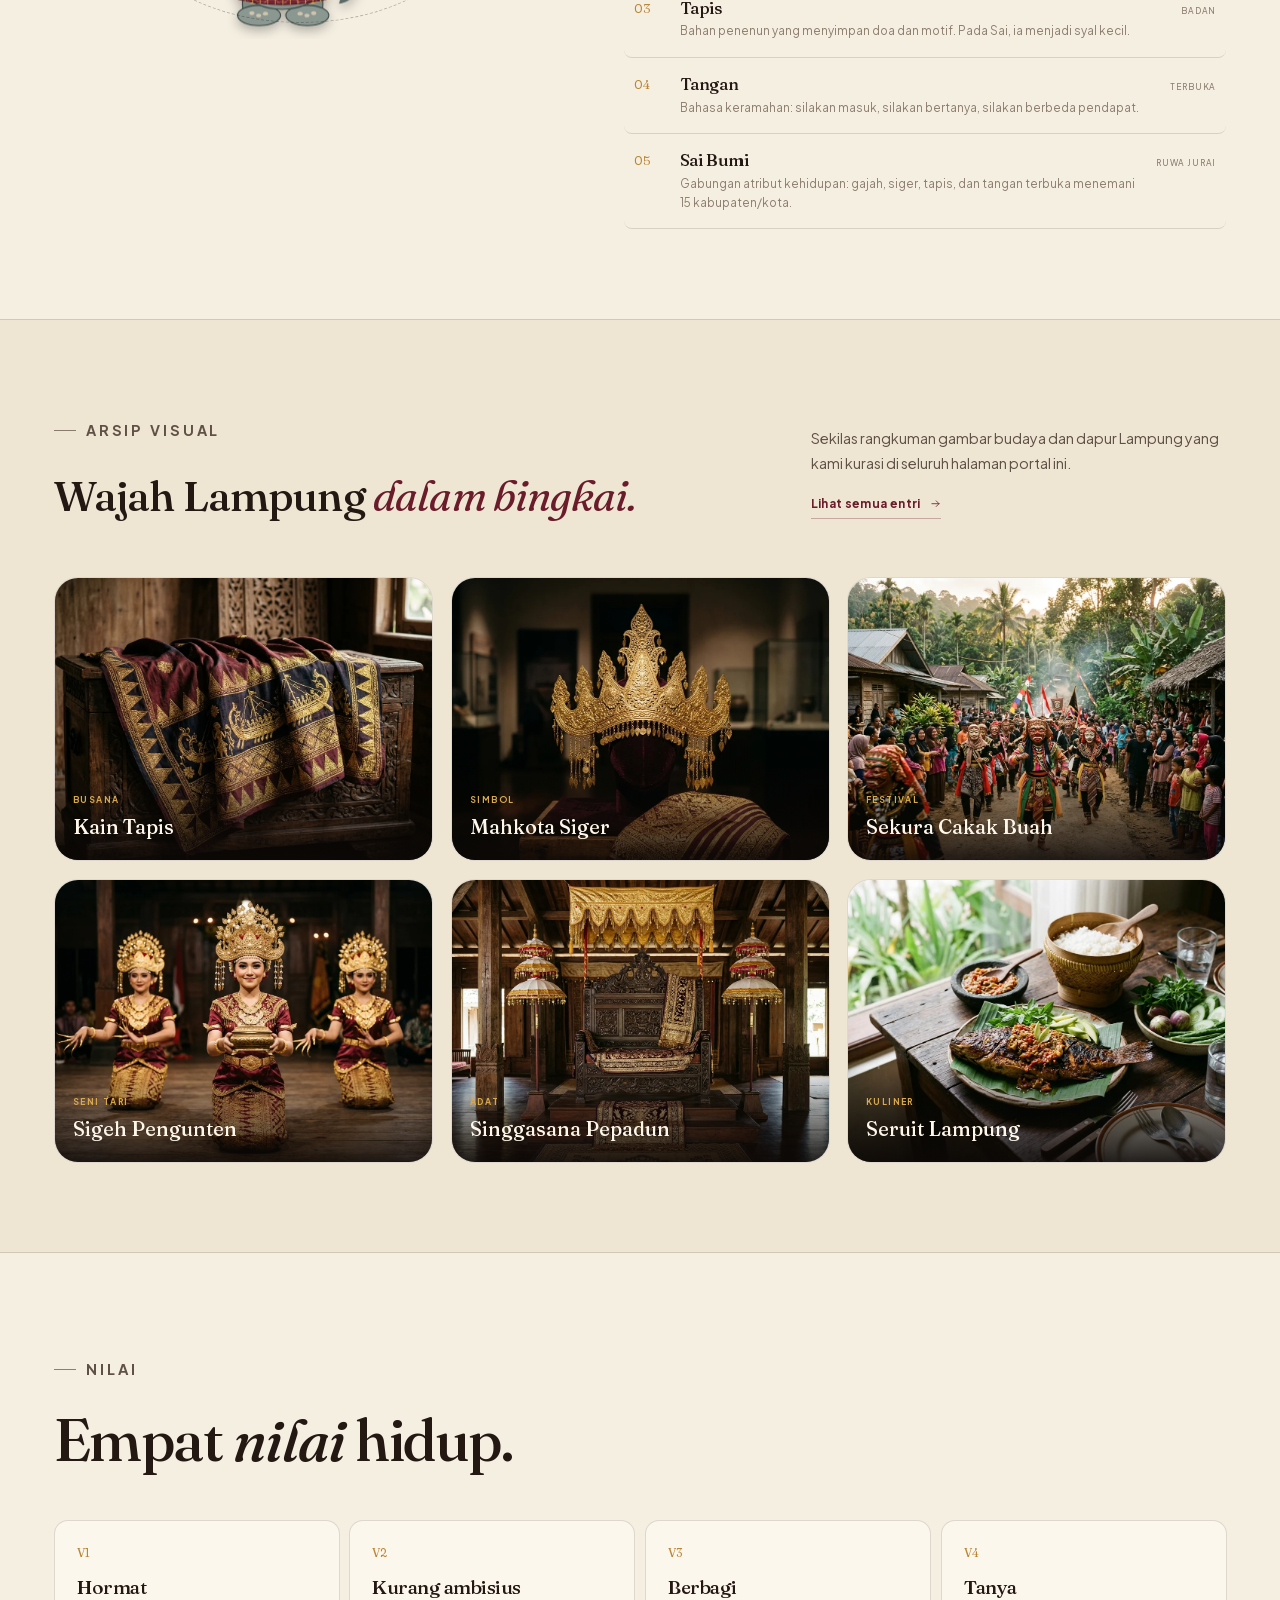
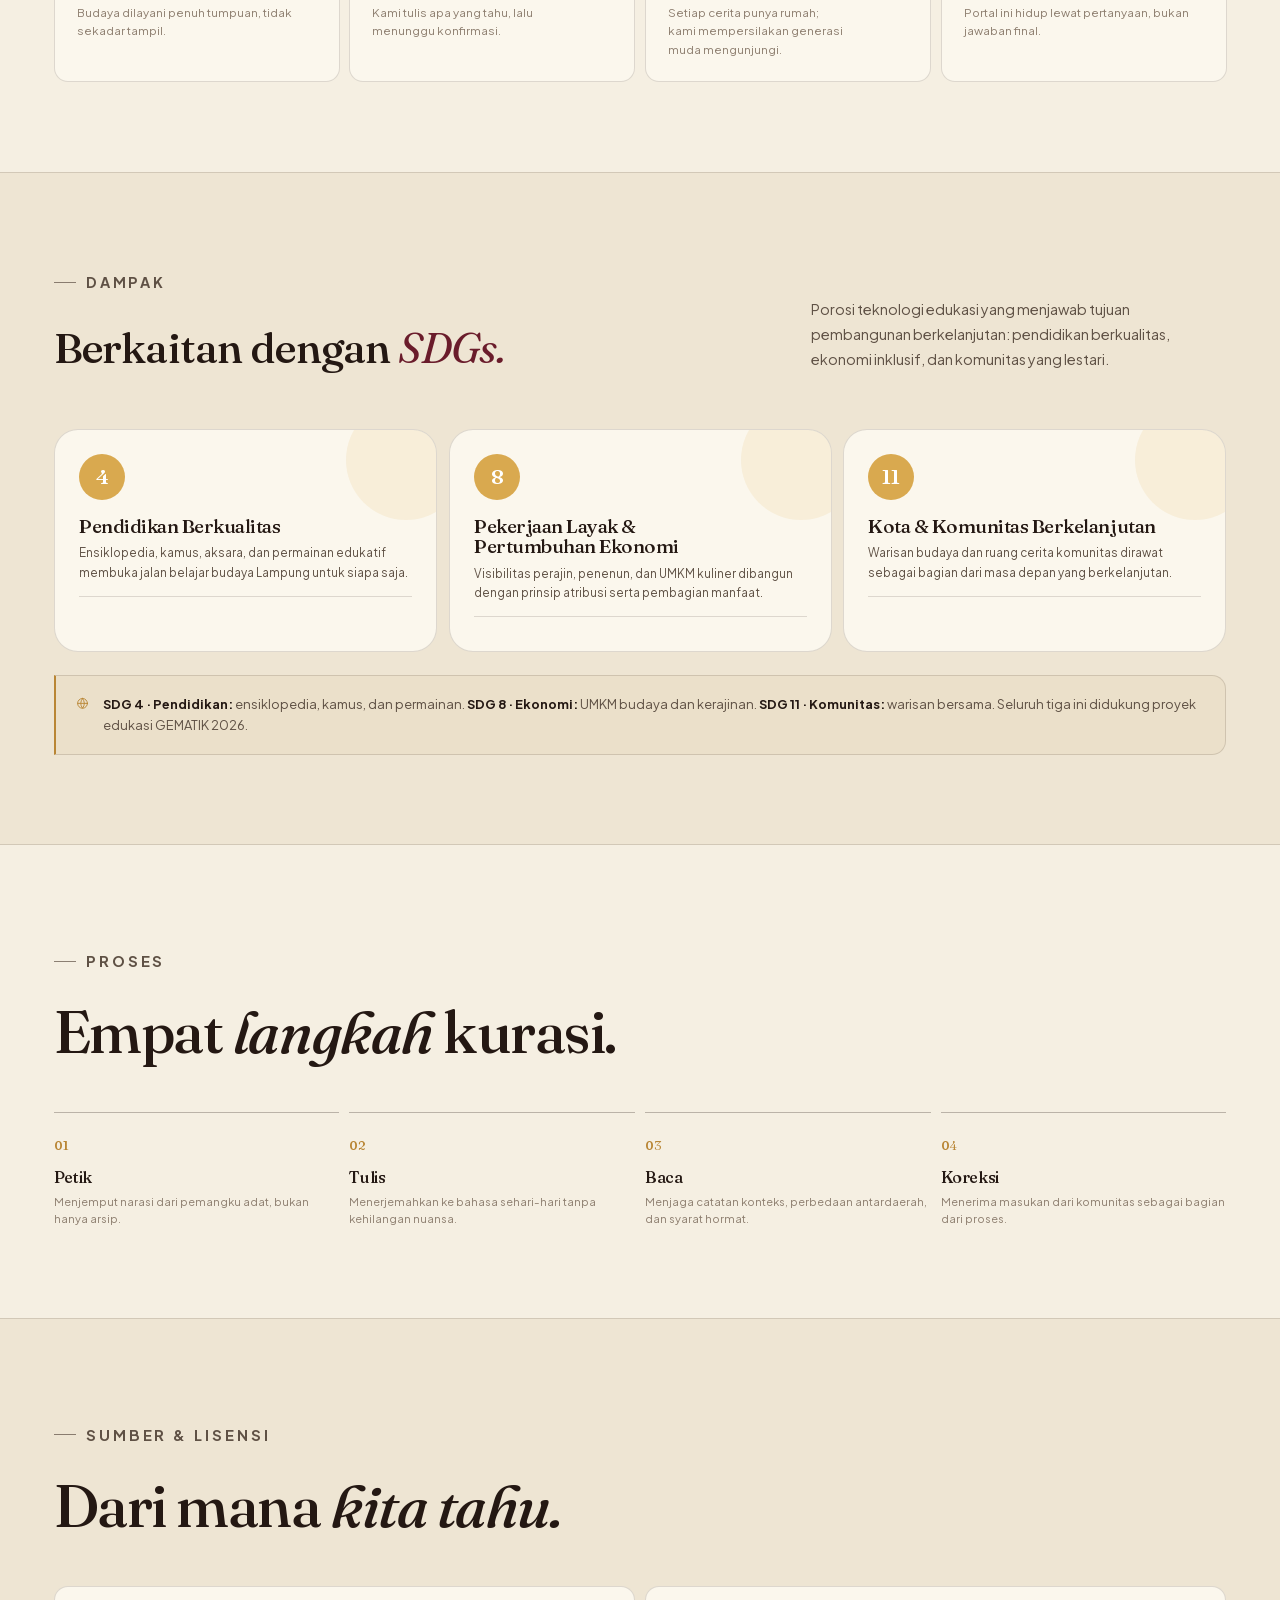
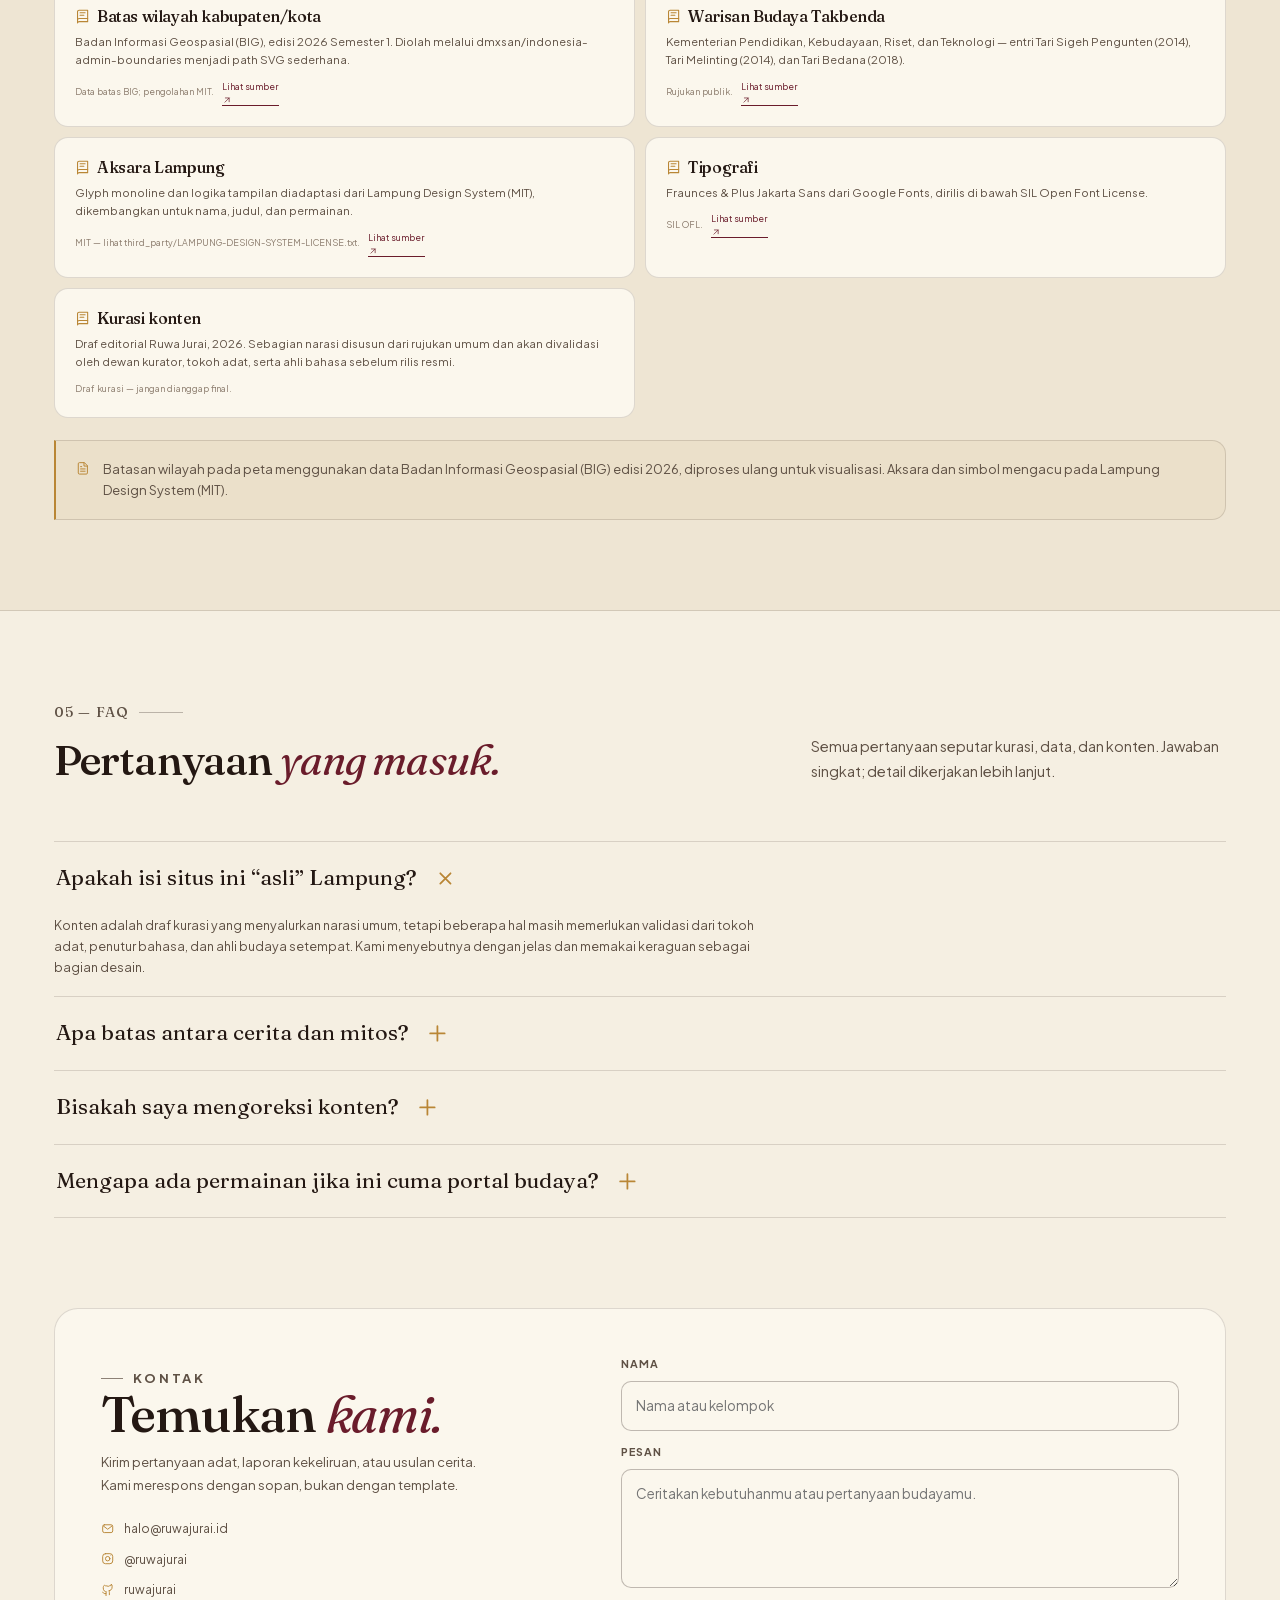
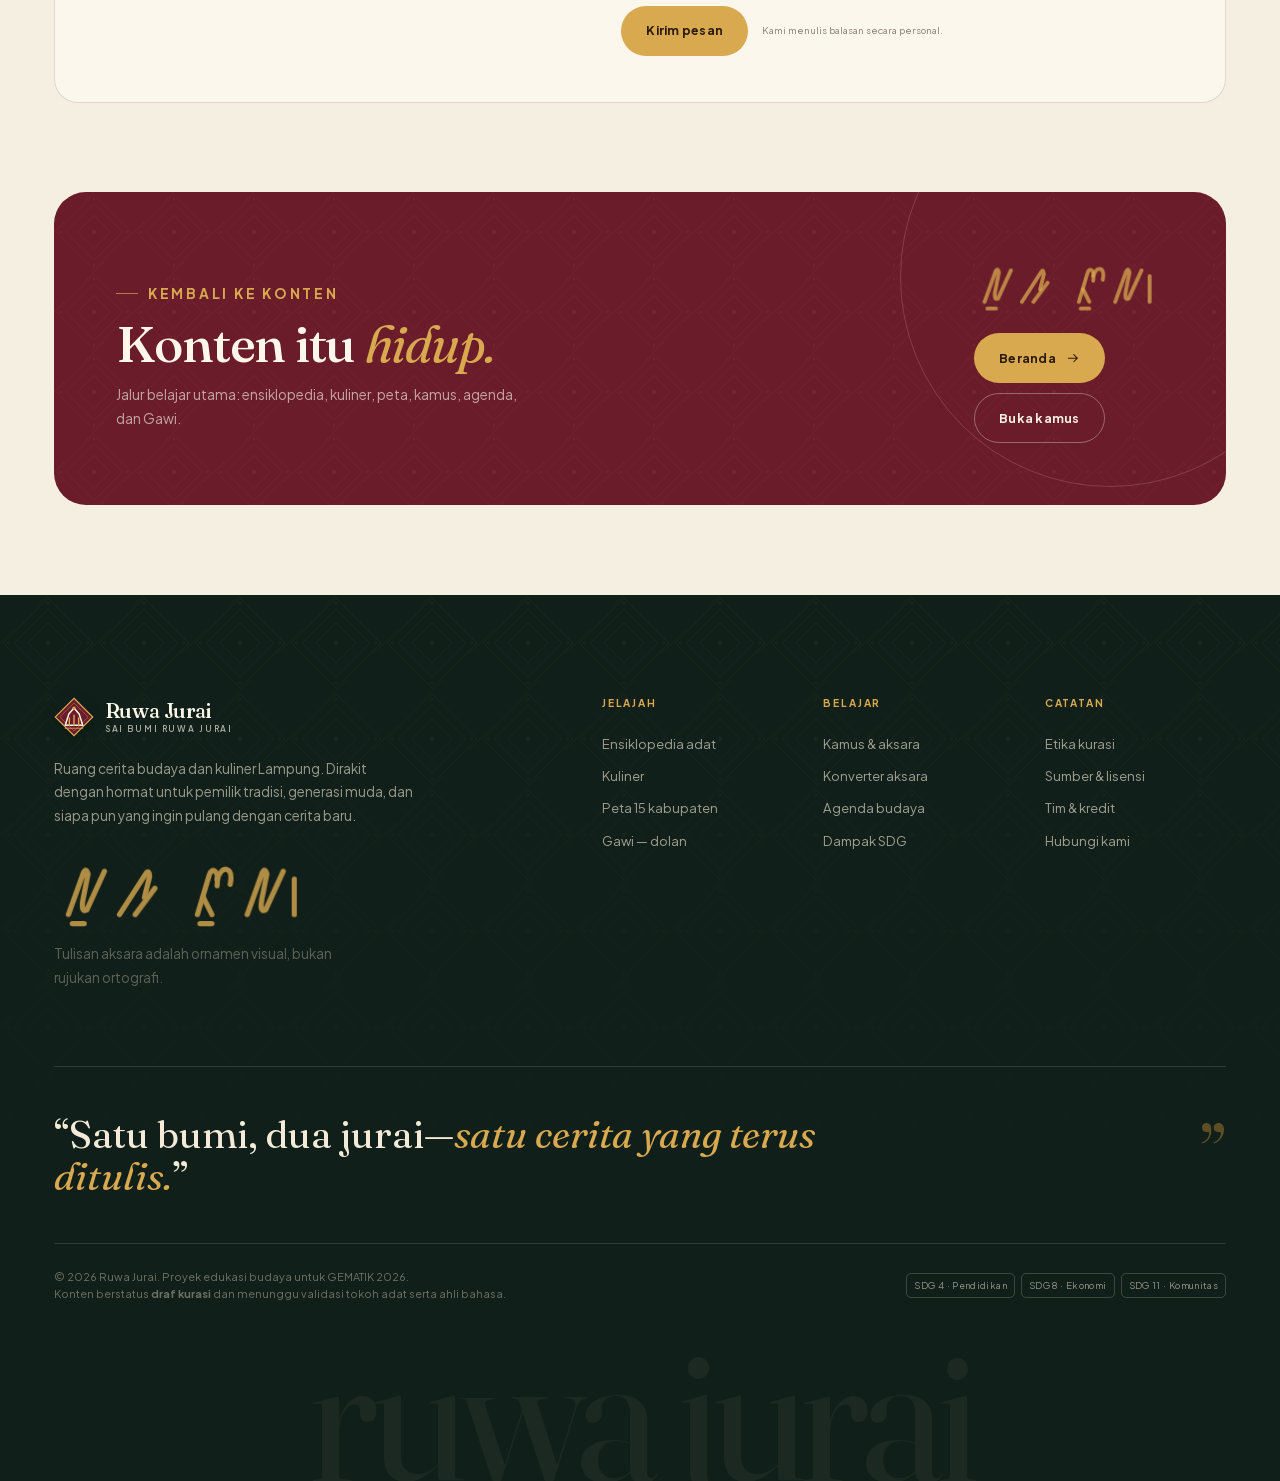
<file: tentang.html>
<!DOCTYPE html>
<html lang="id" data-theme="light">
<head>
  <meta charset="utf-8">
  <meta name="viewport" content="width=device-width, initial-scale=1">
  <title>Tentang &amp; Etika — Ruwa Jurai</title>
  <meta name="description" content="Tentang Ruwa Jurai: manifesto, nilai kurasi, dampak SDG, sumber, tim, dan etika penelusuran budaya.">
  <meta name="theme-color" content="#142b23">
  <meta property="og:title" content="Tentang &amp; Etika — Ruwa Jurai">
  <meta property="og:description" content="Di mana batas cerita, budaya, dan data? Tentang Ruwa Jurai.">
  <meta property="og:type" content="website">
  <meta property="og:image" content="assets/img/og-ruwa-jurai.svg">
  <link rel="icon" href="assets/img/favicon.svg" type="image/svg+xml">
  <link rel="manifest" href="manifest.webmanifest">
  <link rel="stylesheet" href="assets/fonts/fonts.css">
  <link rel="stylesheet" href="assets/css/base.css">
  <link rel="stylesheet" href="assets/css/components.css">
  <link rel="stylesheet" href="assets/css/pages.css">
  <link rel="stylesheet" href="assets/css/interior.css">
  <script defer src="assets/js/glyphs.js"></script>
  <script defer src="assets/js/aksara.js"></script>
  <script defer src="assets/js/icons.js"></script>
  <script defer src="assets/js/illustrations.js"></script>
  <script defer src="assets/js/data.js"></script>
  <script defer src="assets/js/map-data.js"></script>
  <script defer src="assets/js/app.js"></script>
  <script defer src="assets/js/tentang.js"></script>
  <meta name="color-scheme" content="light dark">
  <meta name="mobile-web-app-capable" content="yes">
  <meta name="apple-mobile-web-app-capable" content="yes">
  <meta name="apple-mobile-web-app-status-bar-style" content="black-translucent">
  <meta name="apple-mobile-web-app-title" content="Ruwa Jurai">
  <script defer src="assets/js/sw-register.js"></script>
</head>
<body data-page="tentang" data-header="solid">
  <div data-site-header></div>
  <main id="main">
    <section class="page-hero">
      <div class="container page-hero__inner">
        <nav class="crumb" aria-label="Jejak navigasi">
          <a href="index.html">Beranda</a><span data-icon="chevron-right"></span><span>Tentang</span>
        </nav>
        <p class="eyebrow" style="margin-top:22px">Tentang · Etika · Sumber</p>
        <h1>Tentang <em>Ruwa Jurai.</em></h1>
        <p class="page-hero__lead">
          Proyek edukasi budaya bukanlah museum yang tertutup. Ia adalah percakapan panjang antara
          generasi muda, penyelenggara, dan pemangku adat. Berikut adalah cara kami menjaga percakapan itu sehat.
        </p>
        <div class="page-hero__meta">
          <span><b>2026</b> edisi perdana</span><span class="dot"></span>
          <span><b>GEMATIK</b> web design competition</span><span class="dot"></span>
          <span><b>MIT</b> batas data BIG</span>
        </div>
        <div class="page-jump" aria-label="Lompat ke bagian">
          <a href="#kurasi" data-goto="#kurasi">Etika kurasi</a>
          <a href="#maskot" data-goto="#maskot">Tentang Sai</a>
          <a href="#sdg" data-goto="#sdg">Dampak SDG</a>
          <a href="#sumber" data-goto="#sumber">Sumber</a>
        </div>
      </div>
      <div class="page-hero__art" data-ornament="landmark" aria-hidden="true"></div>
      <div class="page-hero__mosaic" aria-hidden="true">
        <figure class="hero-polaroid hero-polaroid--a"><img src="assets/img/entries/sigeh-pengunten.webp" alt="" loading="eager"></figure>
        <figure class="hero-polaroid hero-polaroid--b"><img src="assets/img/entries/lamban-pesagi.svg" alt="" loading="eager"></figure>
        <figure class="hero-polaroid hero-polaroid--c"><img src="assets/img/entries/museum-lampung.svg" alt="" loading="eager"></figure>
      </div>
      <div class="page-hero__aside">
        <span class="aksara-wrap" data-aksara="ruwa" data-aksara-decor aria-hidden="true" style="width:130px;color:var(--forest)"></span>
        <span>tentang · ruwa jurai</span>
      </div>
    </section>

    <section class="page-section manifesto" id="kurasi">
      <div class="container manifesto__inner">
        <div class="manifesto__label reveal">
          <p class="eyebrow">Manifesto</p>
          <h2>Tulisan <em>harus berbakat</em> hidup.</h2>
        </div>
        <div class="reveal" data-reveal="right">
          <blockquote>“Satu bumi, dua jurai—<em>satu cerita yang terus ditulis.</em>”</blockquote>
          <div class="manifesto__signature">
            <span class="aksara-wrap" data-aksara="ruwa jurai" data-aksara-decor aria-hidden="true" style="width:110px;color:var(--gold-2)"></span>
            <span>Tim kurator · Ruwa Jurai</span>
          </div>
          <p class="manifesto__body">Ruwa Jurai lahir dari pertanyaan sederhana: bagaimana membawa budaya Lampung masuk ke tangan anak muda tanpa meremehkannya?</p>
          <p>Budaya bukan objek untuk dikatalogkan, melainkan cara hidup yang menunggu komunitasnya. Kami membangun ruang digital yang memakai rasa, bahasa, dan sejarah sebagai bahan baca—dan menuliskan setiap klaim dengan rujukan serta keraguan.</p>
          <p>Di sinilah kami memilih untuk tidak menampar budaya ke dalam grid. Kami memberi ruang bagi keberagaman wilayah, dialek, dan tafsir. Dan kami mengakui bahwa kami tidak bisa belajar semuanya sendirian.</p>
        </div>
      </div>
    </section>

    <section class="page-section" id="maskot">
      <div class="container home-intro__grid">
        <div class="reveal" data-reveal="left">
          <div class="anatomy__visual">
            <span class="anatomy__ring" aria-hidden="true"></span>
            <div data-mascot></div>
          </div>
        </div>
        <div class="reveal" data-reveal="right">
          <p class="eyebrow">Tentang Sai</p>
          <h2 class="section-lede" style="margin-top:12px">Nama kerja, <em>yang ingin tahu.</em></h2>
          <div class="anatomy__list" id="anatomy-list">
            <button type="button" class="anatomy__item is-active" data-anatomy="gajah"><span class="anatomy__no">01</span><div><h4>Gajah Sumatra <span>muda</span></h4><p>Fauna identitas Lampung yang dekat dengan Way Kambas. Nama “Sai” adalah kerja, bukan klaim.</p></div></button>
            <button type="button" class="anatomy__item" data-anatomy="siger"><span class="anatomy__no">02</span><div><h4>Siger <span>kepala</span></h4><p>Mahkota kehormatan. Pada Sai, ia kecil dan dipakai untuk belajar, bukan untuk dipamerkan.</p></div></button>
            <button type="button" class="anatomy__item" data-anatomy="tapis"><span class="anatomy__no">03</span><div><h4>Tapis <span>badan</span></h4><p>Bahan penenun yang menyimpan doa dan motif. Pada Sai, ia menjadi syal kecil.</p></div></button>
            <button type="button" class="anatomy__item" data-anatomy="tangan"><span class="anatomy__no">04</span><div><h4>Tangan <span>terbuka</span></h4><p>Bahasa keramahan: silakan masuk, silakan bertanya, silakan berbeda pendapat.</p></div></button>
            <button type="button" class="anatomy__item" data-anatomy="lengkap"><span class="anatomy__no">05</span><div><h4>Sai Bumi <span>Ruwa Jurai</span></h4><p>Gabungan atribut kehidupan: gajah, siger, tapis, dan tangan terbuka menemani 15 kabupaten/kota.</p></div></button>
          </div>
        </div>
      </div>
    </section>

    <section class="page-section gallery-section" id="galeri">
      <div class="container">
        <div class="section-head section-head--split">
          <div>
            <p class="eyebrow">Arsip visual</p>
            <h2 class="section-lede" style="margin-top:12px">Wajah Lampung <em>dalam bingkai.</em></h2>
          </div>
          <div class="section-head__side">
            <p>Sekilas rangkuman gambar budaya dan dapur Lampung yang kami kurasi di seluruh halaman portal ini.</p>
            <a class="link-arrow" href="ensiklopedia.html">Lihat semua entri <span data-icon="right"></span></a>
          </div>
        </div>
        <div class="visual-gallery">
          <a class="gallery-tile reveal" href="ensiklopedia.html?entri=tapis" style="--delay:0ms">
            <img src="assets/img/entries/tapis.webp" alt="Kain Tapis Lampung bersulam benang emas" loading="lazy">
            <div class="gallery-tile__cap"><span>Busana</span><b>Kain Tapis</b></div>
          </a>
          <a class="gallery-tile reveal" href="ensiklopedia.html?entri=siger" style="--delay:60ms">
            <img src="assets/img/entries/siger.webp" alt="Mahkota Siger Lampung emas" loading="lazy">
            <div class="gallery-tile__cap"><span>Simbol</span><b>Mahkota Siger</b></div>
          </a>
          <a class="gallery-tile reveal" href="ensiklopedia.html?entri=sekura" style="--delay:120ms">
            <img src="assets/img/entries/sekura.webp" alt="Festival topeng Sekura Cakak Buah" loading="lazy">
            <div class="gallery-tile__cap"><span>Festival</span><b>Sekura Cakak Buah</b></div>
          </a>
          <a class="gallery-tile reveal" href="ensiklopedia.html?entri=sigeh-pengunten" style="--delay:180ms">
            <img src="assets/img/entries/sigeh-pengunten.webp" alt="Tari Sigeh Pengunten Lampung" loading="lazy">
            <div class="gallery-tile__cap"><span>Seni Tari</span><b>Sigeh Pengunten</b></div>
          </a>
          <a class="gallery-tile reveal" href="ensiklopedia.html?entri=pepadun" style="--delay:240ms">
            <img src="assets/img/entries/pepadun.webp" alt="Singgasana adat Pepadun Lampung" loading="lazy">
            <div class="gallery-tile__cap"><span>Adat</span><b>Singgasana Pepadun</b></div>
          </a>
          <a class="gallery-tile reveal" href="kuliner.html?hidangan=seruit" style="--delay:300ms">
            <img src="assets/img/dishes/seruit.webp" alt="Hidangan Seruit Lampung" loading="lazy">
            <div class="gallery-tile__cap"><span>Kuliner</span><b>Seruit Lampung</b></div>
          </a>
        </div>
      </div>
    </section>

    <section class="page-section" aria-labelledby="nilai-title">
      <div class="container">
        <div class="section-head">
          <div class="section-head__title">
            <p class="eyebrow">Nilai</p>
            <h2 id="nilai-title" style="margin-top:12px">Empat <em>nilai</em> hidup.</h2>
          </div>
        </div>
        <div class="values-grid">
          <article class="value-card reveal"><div class="value-card__no">V1</div><h3>Hormat</h3><p>Budaya dilayani penuh tumpuan, tidak sekadar tampil.</p></article>
          <article class="value-card reveal"><div class="value-card__no">V2</div><h3>Kurang ambisius</h3><p>Kami tulis apa yang tahu, lalu menunggu konfirmasi.</p></article>
          <article class="value-card reveal"><div class="value-card__no">V3</div><h3>Berbagi</h3><p>Setiap cerita punya rumah; kami mempersilakan generasi muda mengunjungi.</p></article>
          <article class="value-card reveal"><div class="value-card__no">V4</div><h3>Tanya</h3><p>Portal ini hidup lewat pertanyaan, bukan jawaban final.</p></article>
        </div>
      </div>
    </section>

    <section class="page-section" id="sdg" style="background:var(--bg-deep);border-block:1px solid var(--line)">
      <div class="container">
        <div class="section-head section-head--split">
          <div>
            <p class="eyebrow">Dampak</p>
            <h2 class="section-lede" style="margin-top:12px">Berkaitan dengan <em>SDGs.</em></h2>
          </div>
          <div class="section-head__side">
            <p>Porosi teknologi edukasi yang menjawab tujuan pembangunan berkelanjutan: pendidikan berkualitas, ekonomi inklusif, dan komunitas yang lestari.</p>
          </div>
        </div>
        <div class="sdg-grid" id="sdg-grid"></div>
        <div class="editorial-note" style="margin-top:22px">
          <span data-icon="globe"></span>
          <span><b>SDG 4 · Pendidikan:</b> ensiklopedia, kamus, dan permainan. <b>SDG 8 · Ekonomi:</b> UMKM budaya dan kerajinan. <b>SDG 11 · Komunitas:</b> warisan bersama. Seluruh tiga ini didukung proyek edukasi GEMATIK 2026.</span>
        </div>
      </div>
    </section>

    <section class="page-section">
      <div class="container">
        <div class="section-head">
          <div class="section-head__title">
            <p class="eyebrow">Proses</p>
            <h2 style="margin-top:12px">Empat <em>langkah</em> kurasi.</h2>
          </div>
        </div>
        <div class="process-steps">
          <div class="process-step reveal"><h4>Petik</h4><p>Menjemput narasi dari pemangku adat, bukan hanya arsip.</p></div>
          <div class="process-step reveal"><h4>Tulis</h4><p>Menerjemahkan ke bahasa sehari-hari tanpa kehilangan nuansa.</p></div>
          <div class="process-step reveal"><h4>Baca</h4><p>Menjaga catatan konteks, perbedaan antardaerah, dan syarat hormat.</p></div>
          <div class="process-step reveal"><h4>Koreksi</h4><p>Menerima masukan dari komunitas sebagai bagian dari proses.</p></div>
        </div>
      </div>
    </section>

    <section class="page-section source-section" id="sumber">
      <div class="container">
        <div class="section-head">
          <div class="section-head__title">
            <p class="eyebrow">Sumber &amp; lisensi</p>
            <h2 style="margin-top:12px">Dari mana <em>kita tahu.</em></h2>
          </div>
        </div>
        <div class="source-grid" id="source-grid"></div>
        <div class="editorial-note" style="margin-top:22px">
          <span data-icon="file-text"></span>
          <span>Batasan wilayah pada peta menggunakan data Badan Informasi Geospasial (BIG) edisi 2026, diproses ulang untuk visualisasi. Aksara dan simbol mengacu pada Lampung Design System (MIT).</span>
        </div>
      </div>
    </section>

    <section class="page-section" id="tentang-faq">
      <div class="container">
        <div class="section-head section-head--split">
          <div>
            <p class="section-index">05 — FAQ</p>
            <h2 class="section-lede" style="margin-top:12px">Pertanyaan <em>yang masuk.</em></h2>
          </div>
          <div class="section-head__side">
            <p>Semua pertanyaan seputar kurasi, data, dan konten. Jawaban singkat; detail dikerjakan lebih lanjut.</p>
          </div>
        </div>
        <div class="faq">
          <div class="faq-item is-open">
            <button class="faq-btn" type="button" aria-expanded="true">Apakah isi situs ini “asli” Lampung?<span data-icon="plus"></span></button>
            <div class="faq-body"><div><p>Konten adalah draf kurasi yang menyalurkan narasi umum, tetapi beberapa hal masih memerlukan validasi dari tokoh adat, penutur bahasa, dan ahli budaya setempat. Kami menyebutnya dengan jelas dan memakai keraguan sebagai bagian desain.</p></div></div>
          </div>
          <div class="faq-item">
            <button class="faq-btn" type="button" aria-expanded="false">Apa batas antara cerita dan mitos?<span data-icon="plus"></span></button>
            <div class="faq-body"><div><p>Batasan itu tipis. Kita memisahkan fakta yang mudah dipertanyakan, narasi yang hidup, dan mitos yang tidak perlu disentuh. Menaruh keduanya berdampingan tanpa penanda justru berbahaya.</p></div></div>
          </div>
          <div class="faq-item">
            <button class="faq-btn" type="button" aria-expanded="false">Bisakah saya mengoreksi konten?<span data-icon="plus"></span></button>
            <div class="faq-body"><div><p>Ya. Kirim koreksi ke halaman kontak dengan konteks daerah dan kepakaran. Perbaikan akan dicantumkan dengan catatan rujukan.</p></div></div>
          </div>
          <div class="faq-item">
            <button class="faq-btn" type="button" aria-expanded="false">Mengapa ada permainan jika ini cuma portal budaya?<span data-icon="plus"></span></button>
            <div class="faq-body"><div><p>GEMATIK 2026 menilai fungsi edukatif. Permainan membuat pengetahuan dipakai, diuji, dan diingat—bukan hanya dibaca.</p></div></div>
          </div>
        </div>
      </div>
    </section>

    <section class="page-section" style="padding-top:0">
      <div class="container">
        <div class="contact-panel">
          <div>
            <p class="eyebrow">Kontak</p>
            <h2 class="contact-heading">Temukan <em>kami.</em></h2>
            <p>Kirim pertanyaan adat, laporan kekeliruan, atau usulan cerita. Kami merespons dengan sopan, bukan dengan template.</p>
            <div class="contact-list">
              <a href="mailto:halo@ruwajurai.id"><span data-icon="mail"></span> halo@ruwajurai.id</a>
              <a href="https://instagram.com/ruwajurai" target="_blank" rel="noopener"><span data-icon="instagram"></span> @ruwajurai</a>
              <a href="https://github.com/ruwajurai" target="_blank" rel="noopener"><span data-icon="github"></span> ruwajurai</a>
            </div>
          </div>
          <form class="form-grid" id="tentang-form" novalidate>
            <div class="field field--full"><label class="small" for="tp-name">Nama</label><input class="input" id="tp-name" name="name" required placeholder="Nama atau kelompok"></div>
            <div class="field field--full"><label class="small" for="tp-msg">Pesan</label><textarea class="textarea" id="tp-msg" name="msg" rows="4" required placeholder="Ceritakan kebutuhanmu atau pertanyaan budayamu."></textarea></div>
            <div class="form-actions field--full"><button class="btn btn--gold" type="submit">Kirim pesan</button><span class="form-note">Kami menulis balasan secara personal.</span></div>
          </form>
        </div>
      </div>
    </section>

    <section class="page-section" style="padding-top:0">
      <div class="container">
        <div class="cta-band reveal">
          <div>
            <p class="eyebrow">Kembali ke konten</p>
            <h2>Konten itu <em>hidup.</em></h2>
            <p>Jalur belajar utama: ensiklopedia, kuliner, peta, kamus, agenda, dan Gawi.</p>
          </div>
          <div class="cta-band__actions">
            <div class="cta-band__aksara aksara-wrap" data-aksara="ruwa jurai" data-aksara-decor aria-hidden="true"></div>
            <a class="btn btn--gold" href="index.html">Beranda <span data-icon="right"></span></a>
            <a class="btn btn--on-dark" href="kamus.html">Buka kamus</a>
          </div>
        </div>
      </div>
    </section>
  </main>
  <div data-site-footer></div>
</body>
</html>
</file>
<file: assets/fonts/fonts.css>
/* RUWA JURAI — self-hosted fonts (local woff2) */
@font-face {
  font-family: 'Fraunces';
  font-style: normal;
  font-weight: 300 900;
  font-display: swap;
  src: url('./fraunces-latin-ext.woff2') format('woff2');
}

@font-face {
  font-family: 'Fraunces';
  font-style: normal;
  font-weight: 300 900;
  font-display: swap;
  src: url('./fraunces-latin.woff2') format('woff2');
}

@font-face {
  font-family: 'Fraunces';
  font-style: italic;
  font-weight: 300 900;
  font-display: swap;
  src: url('./fraunces-italic-latin-ext.woff2') format('woff2');
}

@font-face {
  font-family: 'Fraunces';
  font-style: italic;
  font-weight: 300 900;
  font-display: swap;
  src: url('./fraunces-italic-latin.woff2') format('woff2');
}

@font-face {
  font-family: 'Plus Jakarta Sans';
  font-style: normal;
  font-weight: 300 800;
  font-display: swap;
  src: url('./jakarta-latin-ext.woff2') format('woff2');
}

@font-face {
  font-family: 'Plus Jakarta Sans';
  font-style: normal;
  font-weight: 300 800;
  font-display: swap;
  src: url('./jakarta-latin.woff2') format('woff2');
}
</file>
<file: assets/css/base.css>
/* =========================================================
   RUWA JURAI — Design tokens, reset & typography
   ========================================================= */

@font-face {
  font-family: 'Fraunces';
  font-style: normal;
  font-weight: 300 900;
  font-display: swap;
  src: url('../fonts/fraunces-latin.woff2') format('woff2');
  unicode-range: U+0000-00FF, U+0131, U+0152-0153, U+02BB-02BC, U+02C6, U+02DA, U+02DC, U+0304, U+0308, U+0329, U+2000-206F, U+20AC, U+2122, U+2191, U+2193, U+2212, U+2215, U+FEFF, U+FFFD;
}
@font-face {
  font-family: 'Fraunces';
  font-style: normal;
  font-weight: 300 900;
  font-display: swap;
  src: url('../fonts/fraunces-latin-ext.woff2') format('woff2');
  unicode-range: U+0100-02BA, U+02BD-02C5, U+02C7-02CC, U+02CE-02D7, U+02DD-02FF, U+0304, U+0308, U+0329, U+1D00-1DBF, U+1E00-1E9F, U+1EF2-1EFF, U+2020, U+20A0-20AB, U+20AD-20C4, U+2113, U+2C60-2C7F, U+A720-A7FF;
}
@font-face {
  font-family: 'Fraunces';
  font-style: italic;
  font-weight: 300 900;
  font-display: swap;
  src: url('../fonts/fraunces-italic-latin.woff2') format('woff2');
  unicode-range: U+0000-00FF, U+0131, U+0152-0153, U+02BB-02BC, U+02C6, U+02DA, U+02DC, U+0304, U+0308, U+0329, U+2000-206F, U+20AC, U+2122, U+2191, U+2193, U+2212, U+2215, U+FEFF, U+FFFD;
}
@font-face {
  font-family: 'Fraunces';
  font-style: italic;
  font-weight: 300 900;
  font-display: swap;
  src: url('../fonts/fraunces-italic-latin-ext.woff2') format('woff2');
  unicode-range: U+0100-02BA, U+02BD-02C5, U+02C7-02CC, U+02CE-02D7, U+02DD-02FF, U+0304, U+0308, U+0329, U+1D00-1DBF, U+1E00-1E9F, U+1EF2-1EFF, U+2020, U+20A0-20AB, U+20AD-20C4, U+2113, U+2C60-2C7F, U+A720-A7FF;
}
@font-face {
  font-family: 'Plus Jakarta Sans';
  font-style: normal;
  font-weight: 300 800;
  font-display: swap;
  src: url('../fonts/jakarta-latin.woff2') format('woff2');
  unicode-range: U+0000-00FF, U+0131, U+0152-0153, U+02BB-02BC, U+02C6, U+02DA, U+02DC, U+0304, U+0308, U+0329, U+2000-206F, U+20AC, U+2122, U+2191, U+2193, U+2212, U+2215, U+FEFF, U+FFFD;
}
@font-face {
  font-family: 'Plus Jakarta Sans';
  font-style: normal;
  font-weight: 300 800;
  font-display: swap;
  src: url('../fonts/jakarta-latin-ext.woff2') format('woff2');
  unicode-range: U+0100-02BA, U+02BD-02C5, U+02C7-02CC, U+02CE-02D7, U+02DD-02FF, U+0304, U+0308, U+0329, U+1D00-1DBF, U+1E00-1E9F, U+1EF2-1EFF, U+2020, U+20A0-20AB, U+20AD-20C4, U+2113, U+2C60-2C7F, U+A720-A7FF;
}

:root {
  --font-display: 'Fraunces', 'Iowan Old Style', 'Palatino Linotype', Georgia, serif;
  --font-body: 'Plus Jakarta Sans', -apple-system, BlinkMacSystemFont, 'Segoe UI', sans-serif;
  --font-mono: ui-monospace, 'SFMono-Regular', 'Cascadia Code', Menlo, monospace;

  --bg: #f5efe2;
  --bg-deep: #eee5d3;
  --surface: #fbf7ed;
  --surface-2: #f7f0e1;
  --ink: #241813;
  --ink-soft: #5f5145;
  --ink-faint: #8d7e6f;
  --maroon: #6a1c2b;
  --maroon-2: #8a2b3d;
  --maroon-deep: #48121d;
  --gold: #b98635;
  --gold-2: #d9a94f;
  --gold-soft: #edd6a6;
  --forest: #1c3a2f;
  --forest-2: #2b5142;
  --sage: #8fa486;
  --clay: #a85c3e;
  --cream: #f5efe2;
  --line: rgba(36, 24, 19, 0.14);
  --line-strong: rgba(36, 24, 19, 0.28);
  --line-light: rgba(245, 239, 226, 0.2);
  --shadow-sm: 0 2px 8px rgba(47, 31, 20, 0.06);
  --shadow: 0 22px 60px -34px rgba(47, 31, 20, 0.38);
  --shadow-lg: 0 40px 100px -40px rgba(24, 12, 8, 0.55);
  --radius-xs: 8px;
  --radius-sm: 14px;
  --radius: 24px;
  --radius-lg: 36px;
  --container: 1280px;
  --gutter: clamp(20px, 4.2vw, 60px);
  --section-y: clamp(84px, 10vw, 148px);
  --header-h: 76px;
  --ease: cubic-bezier(0.22, 1, 0.36, 1);
  --ease-soft: cubic-bezier(0.33, 1, 0.68, 1);
  --speed: 480ms;
  --tapis: url("data:image/svg+xml,%3Csvg xmlns='http://www.w3.org/2000/svg' width='96' height='96' viewBox='0 0 96 96'%3E%3Cg fill='none' stroke='%236a1c2b' stroke-width='1'%3E%3Cpath d='M48 3 93 48 48 93 3 48Z'/%3E%3Cpath d='M48 14 82 48 48 82 14 48Z'/%3E%3Cpath d='M48 28 68 48 48 68 28 48Z'/%3E%3Cpath d='M0 48 12 36M96 48 84 60M48 0 36 12M48 96 60 84'/%3E%3C/g%3E%3Cg fill='%236a1c2b'%3E%3Ccircle cx='48' cy='48' r='2.4'/%3E%3Ccircle cx='48' cy='8' r='1.5'/%3E%3Ccircle cx='88' cy='48' r='1.5'/%3E%3Ccircle cx='48' cy='88' r='1.5'/%3E%3Ccircle cx='8' cy='48' r='1.5'/%3E%3C/g%3E%3C/svg%3E");
  --tapis-light: url("data:image/svg+xml,%3Csvg xmlns='http://www.w3.org/2000/svg' width='96' height='96' viewBox='0 0 96 96'%3E%3Cg fill='none' stroke='%23d9a94f' stroke-width='1'%3E%3Cpath d='M48 3 93 48 48 93 3 48Z'/%3E%3Cpath d='M48 14 82 48 48 82 14 48Z'/%3E%3Cpath d='M48 28 68 48 48 68 28 48Z'/%3E%3Cpath d='M0 48 12 36M96 48 84 60M48 0 36 12M48 96 60 84'/%3E%3C/g%3E%3Cg fill='%23d9a94f'%3E%3Ccircle cx='48' cy='48' r='2.4'/%3E%3Ccircle cx='48' cy='8' r='1.5'/%3E%3Ccircle cx='88' cy='48' r='1.5'/%3E%3Ccircle cx='48' cy='88' r='1.5'/%3E%3Ccircle cx='8' cy='48' r='1.5'/%3E%3C/g%3E%3C/svg%3E");
  --noise: url("data:image/svg+xml,%3Csvg xmlns='http://www.w3.org/2000/svg' width='180' height='180'%3E%3Cfilter id='n'%3E%3CfeTurbulence type='fractalNoise' baseFrequency='.9' numOctaves='3' stitchTiles='stitch'/%3E%3C/filter%3E%3Crect width='100%25' height='100%25' filter='url(%23n)' opacity='.5'/%3E%3C/svg%3E");
}

html[data-theme='dark'] {
  --bg: #15110e;
  --bg-deep: #100d0b;
  --surface: #1d1713;
  --surface-2: #231c17;
  --ink: #f3e9d9;
  --ink-soft: #c0b09d;
  --ink-faint: #958574;
  --maroon: #b34c60;
  --maroon-2: #cf6678;
  --maroon-deep: #7a2636;
  --gold: #e0b667;
  --gold-2: #f0ca7f;
  --gold-soft: #54402a;
  --forest: #9dbda9;
  --forest-2: #c1d5c7;
  --sage: #8fa486;
  --clay: #d28564;
  --line: rgba(243, 233, 217, 0.14);
  --line-strong: rgba(243, 233, 217, 0.3);
  --line-light: rgba(243, 233, 217, 0.16);
  --shadow-sm: 0 2px 8px rgba(0, 0, 0, 0.24);
  --shadow: 0 24px 60px -30px rgba(0, 0, 0, 0.7);
  --shadow-lg: 0 40px 100px -30px rgba(0, 0, 0, 0.85);
  --tapis: url("data:image/svg+xml,%3Csvg xmlns='http://www.w3.org/2000/svg' width='96' height='96' viewBox='0 0 96 96'%3E%3Cg fill='none' stroke='%23e0b667' stroke-width='1'%3E%3Cpath d='M48 3 93 48 48 93 3 48Z'/%3E%3Cpath d='M48 14 82 48 48 82 14 48Z'/%3E%3Cpath d='M48 28 68 48 48 68 28 48Z'/%3E%3Cpath d='M0 48 12 36M96 48 84 60M48 0 36 12M48 96 60 84'/%3E%3C/g%3E%3Cg fill='%23e0b667'%3E%3Ccircle cx='48' cy='48' r='2.4'/%3E%3Ccircle cx='48' cy='8' r='1.5'/%3E%3Ccircle cx='88' cy='48' r='1.5'/%3E%3Ccircle cx='48' cy='88' r='1.5'/%3E%3Ccircle cx='8' cy='48' r='1.5'/%3E%3C/g%3E%3C/svg%3E");
}

html[data-text='lg'] { font-size: 112.5%; }
html[data-text='xl'] { font-size: 125%; }
html[data-contrast='high'] {
  --ink: #0d0805;
  --ink-soft: #2e231b;
  --ink-faint: #4e4034;
  --line: rgba(0, 0, 0, 0.3);
  --line-strong: rgba(0, 0, 0, 0.55);
  --maroon: #56101f;
  --gold: #8d5e0e;
}
html[data-theme='dark'][data-contrast='high'] {
  --ink: #fffaf1;
  --ink-soft: #f0dfc6;
  --ink-faint: #d0baa0;
  --line: rgba(255, 255, 255, 0.4);
  --line-strong: rgba(255, 255, 255, 0.62);
  --gold: #ffd98f;
}

*, *::before, *::after { box-sizing: border-box; }
* { margin: 0; }
html { scroll-behavior: smooth; -webkit-text-size-adjust: 100%; overflow-x: clip; }
body {
  min-height: 100vh;
  background: var(--bg);
  color: var(--ink);
  font-family: var(--font-body);
  font-size: clamp(15px, 0.55vw + 13px, 17px);
  line-height: 1.7;
  font-weight: 400;
  text-rendering: optimizeLegibility;
  -webkit-font-smoothing: antialiased;
  overflow-x: clip;
}
body.is-locked { overflow: hidden; }
img, svg, video, canvas { display: block; max-width: 100%; }
img { height: auto; }
button, input, select, textarea { font: inherit; color: inherit; }
button { cursor: pointer; background: none; border: 0; }
a { color: inherit; text-decoration: none; }
ul, ol { padding: 0; list-style: none; }
h1, h2, h3, h4, h5 {
  font-family: var(--font-display);
  font-weight: 500;
  line-height: 0.98;
  letter-spacing: -0.025em;
  text-wrap: balance;
}
h1 { font-size: clamp(3.6rem, 7.5vw, 7.8rem); }
h2 { font-size: clamp(2.5rem, 4.6vw, 4.6rem); }
h3 { font-size: clamp(1.5rem, 2.2vw, 2.2rem); line-height: 1.06; }
h4 { font-size: clamp(1.1rem, 1.4vw, 1.35rem); line-height: 1.2; }
p { text-wrap: pretty; }
em { font-style: italic; }
strong { font-weight: 700; }
::selection { background: var(--maroon); color: #fff8ea; }
:focus-visible { outline: 2.5px solid var(--gold-2); outline-offset: 4px; border-radius: 2px; }
[hidden] { display: none !important; }

/* skip link */
.skip-link {
  position: fixed;
  top: -100px; left: 20px; z-index: 10000;
  padding: 12px 20px;
  background: var(--gold-2);
  color: #241813;
  border-radius: 999px;
  font-weight: 700;
  transition: top 200ms ease;
}
.skip-link:focus { top: 16px; }

/* global grain */
body::after {
  content: '';
  position: fixed; inset: 0; z-index: 9998;
  pointer-events: none;
  opacity: 0.035;
  background-image: var(--noise);
  background-size: 180px;
  mix-blend-mode: multiply;
}
html[data-theme='dark'] body::after { mix-blend-mode: soft-light; opacity: 0.055; }

/* layout */
.container {
  width: min(100% - var(--gutter) * 2, var(--container));
  margin-inline: auto;
}
.container--wide { width: min(100% - var(--gutter) * 2, 1480px); margin-inline: auto; }
.section { padding-block: var(--section-y); position: relative; }
.section--tight { padding-block: clamp(56px, 6vw, 92px); }
.section--flush { padding-block: 0; }
.stack > * + * { margin-top: var(--stack, 1rem); }
.grid { display: grid; gap: clamp(16px, 2.2vw, 28px); }
.center { text-align: center; }

/* typography helpers */
.display { font-family: var(--font-display); }
.italic { font-style: italic; }
.eyebrow {
  display: inline-flex; align-items: center; gap: 10px;
  font-size: 0.6875rem; font-weight: 700;
  letter-spacing: 0.2em; text-transform: uppercase;
  color: var(--maroon);
}
.eyebrow::before {
  content: ''; width: 22px; height: 1px; background: currentColor; opacity: .7;
}
.eyebrow--plain::before { display: none; }
.eyebrow--gold { color: var(--gold-2); }
.kicker {
  font-size: 0.6875rem; font-weight: 700; letter-spacing: 0.22em;
  text-transform: uppercase; color: var(--ink-faint);
}
.lead { font-size: clamp(1.05rem, 1.35vw, 1.3rem); line-height: 1.62; color: var(--ink-soft); }
.muted { color: var(--ink-soft); }
.faint { color: var(--ink-faint); }
.small { font-size: 0.82rem; }
.tiny { font-size: 0.72rem; }
.aksara-wrap { color: var(--gold); line-height: 0; }
.aksara-wrap svg { width: 100%; height: auto; overflow: visible; }
.aksara-inline { display: inline-block; width: clamp(110px, 12vw, 180px); }
.pill-label {
  display: inline-flex; align-items: center; gap: 7px;
  padding: 6px 12px; border-radius: 999px;
  background: color-mix(in srgb, var(--maroon) 9%, transparent);
  color: var(--maroon);
  font-size: 0.68rem; font-weight: 700; letter-spacing: .08em; text-transform: uppercase;
}
html[data-theme='dark'] .pill-label { background: color-mix(in srgb, var(--gold) 15%, transparent); color: var(--gold-2); }
.text-balance { text-wrap: balance; }
.serif { font-family: var(--font-display); }
.no-wrap { white-space: nowrap; }
.sr-only {
  position: absolute; width: 1px; height: 1px; padding: 0; margin: -1px;
  overflow: hidden; clip: rect(0,0,0,0); white-space: nowrap; border: 0;
}

/* ornament */
.ornament-star { width: 18px; height: 18px; flex: 0 0 auto; }
.tapis-divider {
  height: 36px;
  background-image: var(--tapis);
  background-size: 48px 48px;
  opacity: .28;
  mask-image: linear-gradient(90deg, transparent, #000 15%, #000 85%, transparent);
}
.script-note {
  display: flex; align-items: center; gap: 12px;
  color: var(--ink-faint); font-size: 0.75rem;
}
.script-note::before, .script-note::after {
  content: ''; height: 1px; flex: 1; background: var(--line);
}

/* utility */
.flex { display: flex; }
.items-center { align-items: center; }
.justify-between { justify-content: space-between; }
.gap-2 { gap: 8px; } .gap-3 { gap: 12px; } .gap-4 { gap: 16px; } .gap-6 { gap: 24px; }
.mt-2 { margin-top: 8px; } .mt-4 { margin-top: 16px; } .mt-6 { margin-top: 24px; } .mt-8 { margin-top: 32px; }
.mb-2 { margin-bottom: 8px; } .mb-4 { margin-bottom: 16px; } .mb-6 { margin-bottom: 24px; }
.w-full { width: 100%; }
.relative { position: relative; }
.hide-mobile { display: initial; }
.show-mobile { display: none; }

@media (max-width: 760px) {
  :root { --header-h: 66px; }
  .hide-mobile { display: none !important; }
  .show-mobile { display: initial; }
  .section { padding-block: clamp(66px, 14vw, 100px); }
}

/* motion */
@media (prefers-reduced-motion: reduce) {
  *, *::before, *::after {
    animation-duration: 0.01ms !important;
    animation-iteration-count: 1 !important;
    transition-duration: 0.01ms !important;
    scroll-behavior: auto !important;
  }
}
html[data-motion='reduce'] *,
html[data-motion='reduce'] *::before,
html[data-motion='reduce'] *::after {
  animation-duration: 0.01ms !important;
  animation-iteration-count: 1 !important;
  transition-duration: 0.01ms !important;
  scroll-behavior: auto !important;
}
</file>
<file: assets/css/components.css>
/* =========================================================
   RUWA JURAI — Shared components
   ========================================================= */

/* ---------- icons ---------- */
.icon { width: 1.15em; height: 1.15em; flex: 0 0 auto; stroke: currentColor; fill: none; stroke-width: 1.7; stroke-linecap: round; stroke-linejoin: round; }
.icon--sm { width: 1em; height: 1em; }
.icon--lg { width: 1.6em; height: 1.6em; }

/* ---------- preloader ---------- */
.preloader {
  position: fixed; inset: 0; z-index: 10000;
  display: grid; place-items: center;
  background: var(--maroon-deep);
  color: var(--gold-soft);
  overflow: hidden;
}
.preloader__inner { width: min(560px, 82vw); text-align: center; position: relative; z-index: 2; }
.preloader__loom { width: min(420px, 70vw); margin: 0 auto 28px; overflow: visible; }
.preloader__loom path { stroke: var(--gold-2); fill: none; stroke-width: 1.1; }
.preloader__loom .thread { stroke-dasharray: 520; stroke-dashoffset: 520; animation: weaveThread 1.8s var(--ease) forwards; }
.preloader__loom .thread:nth-child(2) { animation-delay: .12s; }
.preloader__loom .thread:nth-child(3) { animation-delay: .24s; }
.preloader__loom .thread:nth-child(4) { animation-delay: .36s; }
.preloader__loom .thread:nth-child(5) { animation-delay: .48s; }
.preloader__loom .thread:nth-child(6) { animation-delay: .6s; }
.preloader__loom .thread:nth-child(7) { animation-delay: .72s; }
.preloader__loom .thread:nth-child(8) { animation-delay: .84s; }
.preloader__loom .warp { stroke-dasharray: 360; stroke-dashoffset: 360; animation: weaveThread 1.4s .3s var(--ease) forwards; opacity: .45; }
.preloader__loom .motif { opacity: 0; animation: fadeIn 1s 1.1s ease forwards; }
.preloader__title {
  font-family: var(--font-display); font-size: clamp(1.5rem, 4vw, 2.4rem);
  letter-spacing: .02em; color: var(--gold-soft);
}
.preloader__sub {
  margin-top: 8px; font-size: .65rem; letter-spacing: .28em;
  text-transform: uppercase; color: rgba(245, 239, 226, .55);
}
.preloader__bar {
  width: min(280px, 60vw); height: 2px; margin: 24px auto 10px;
  background: rgba(245, 239, 226, .18); position: relative; overflow: hidden;
}
.preloader__bar span { position: absolute; inset: 0; transform-origin: left; transform: scaleX(var(--p, 0)); background: var(--gold-2); transition: transform .25s linear; }
.preloader__meta { display: flex; justify-content: space-between; width: min(280px, 60vw); margin-inline: auto; font-size: .66rem; letter-spacing: .16em; text-transform: uppercase; color: rgba(245, 239, 226, .5); }
.preloader__skip {
  position: absolute; bottom: 28px; right: 28px;
  color: rgba(245, 239, 226, .65); font-size: .68rem; letter-spacing: .14em; text-transform: uppercase;
  border-bottom: 1px solid rgba(245, 239, 226, .3); padding-bottom: 3px;
}
.preloader__skip:hover { color: var(--gold-soft); }
.preloader.is-done { opacity: 0; visibility: hidden; transition: opacity .6s .25s ease, visibility .6s .25s ease; }
.preloader.is-done .preloader__inner { transform: translateY(-18px); opacity: 0; transition: .55s var(--ease); }
.preloader::before {
  content: ''; position: absolute; inset: -10%; opacity: .1;
  background-image: var(--tapis-light); background-size: 90px;
  transform: rotate(-6deg);
  mask-image: radial-gradient(circle at 50% 50%, #000, transparent 68%);
}
@keyframes weaveThread { to { stroke-dashoffset: 0; } }
@keyframes fadeIn { to { opacity: 1; } }

/* ---------- header ---------- */
.site-header {
  position: fixed; top: 0; left: 0; right: 0; z-index: 900;
  height: var(--header-h);
  display: flex; align-items: center;
  transition: background .45s ease, color .35s ease, box-shadow .35s ease, border-color .35s;
  border-bottom: 1px solid transparent;
  color: var(--cream);
}
.site-header::before {
  content: ''; position: absolute; inset: 0; z-index: -1;
  background: color-mix(in srgb, var(--bg) 88%, transparent);
  backdrop-filter: blur(16px) saturate(1.2);
  -webkit-backdrop-filter: blur(16px) saturate(1.2);
  opacity: 0; transition: opacity .35s ease;
  border-bottom: 1px solid var(--line);
}
.site-header.is-scrolled, .site-header.is-solid { color: var(--ink); }
.site-header.is-scrolled::before, .site-header.is-solid::before { opacity: 1; }
.site-header.is-scrolled { height: 68px; }
.header__inner { display: flex; align-items: center; gap: clamp(14px, 3vw, 40px); width: min(100% - var(--gutter) * 2, 1480px); margin-inline: auto; }
.brand { display: inline-flex; align-items: center; gap: 11px; flex: 0 0 auto; }
.brand__mark { width: 40px; height: 40px; flex: 0 0 auto; filter: drop-shadow(0 3px 8px rgba(0,0,0,.15)); }
.brand__word { display: flex; flex-direction: column; line-height: 1; }
.brand__word b { font-family: var(--font-display); font-weight: 500; font-size: 1.3rem; letter-spacing: -0.02em; }
.brand__word small { font-size: .53rem; letter-spacing: .22em; text-transform: uppercase; opacity: .65; margin-top: 4px; font-weight: 600; }
.main-nav { display: flex; align-items: center; gap: clamp(2px, 1vw, 10px); margin-left: auto; }
.main-nav a {
  position: relative; padding: 9px 11px;
  font-size: .76rem; font-weight: 600; letter-spacing: .015em;
  border-radius: 999px; opacity: .78;
  transition: opacity .2s, background .2s, color .2s;
}
.main-nav a:hover, .main-nav a:focus-visible { opacity: 1; }
.main-nav a[aria-current='page'] { opacity: 1; }
.main-nav a[aria-current='page']::after {
  content: ''; position: absolute; left: 11px; right: 11px; bottom: 3px;
  height: 1.5px; background: var(--gold-2); border-radius: 2px;
}
.site-header:not(.is-scrolled):not(.is-solid) .main-nav a:hover { background: rgba(245, 239, 226, .1); }
.site-header.is-scrolled .main-nav a:hover, .site-header.is-solid .main-nav a:hover { background: color-mix(in srgb, var(--maroon) 8%, transparent); }
.header__tools { display: flex; align-items: center; gap: 5px; flex: 0 0 auto; }
.tool-btn {
  width: 38px; height: 38px; border-radius: 999px;
  display: grid; place-items: center;
  border: 1px solid transparent;
  transition: background .2s, border-color .2s, transform .2s;
  color: inherit;
}
.tool-btn:hover { background: rgba(245,239,226,.12); transform: translateY(-1px); }
.site-header.is-scrolled .tool-btn:hover, .site-header.is-solid .tool-btn:hover { background: color-mix(in srgb, var(--maroon) 8%, transparent); }
.search-trigger {
  display: inline-flex; align-items: center; gap: 8px;
  height: 38px; padding: 0 12px 0 13px; border-radius: 999px;
  border: 1px solid rgba(245,239,226,.24);
  font-size: .7rem; font-weight: 600; letter-spacing: .02em;
  transition: background .2s, border-color .2s;
}
.search-trigger:hover { background: rgba(245,239,226,.1); }
.site-header.is-scrolled .search-trigger, .site-header.is-solid .search-trigger { border-color: var(--line); color: var(--ink); }
.search-trigger kbd {
  font-family: var(--font-mono); font-size: .58rem; padding: 2px 5px; border-radius: 4px;
  background: rgba(245,239,226,.14); border: 1px solid rgba(245,239,226,.12); opacity: .75;
}
.site-header.is-scrolled .search-trigger kbd, .site-header.is-solid .search-trigger kbd { background: var(--surface-2); border-color: var(--line); }
.menu-btn { display: none; width: 42px; height: 42px; border-radius: 999px; place-items: center; border: 1px solid rgba(245,239,226,.25); }
.site-header.is-scrolled .menu-btn, .site-header.is-solid .menu-btn { border-color: var(--line); }
.menu-btn__lines { width: 18px; height: 12px; position: relative; }
.menu-btn__lines span { position: absolute; left: 0; right: 0; height: 1.5px; background: currentColor; transition: .3s var(--ease); }
.menu-btn__lines span:nth-child(1) { top: 0; }
.menu-btn__lines span:nth-child(2) { top: 5px; width: 70%; }
.menu-btn__lines span:nth-child(3) { top: 10px; }
.menu-btn[aria-expanded='true'] .menu-btn__lines span:nth-child(1) { top: 5px; transform: rotate(45deg); }
.menu-btn[aria-expanded='true'] .menu-btn__lines span:nth-child(2) { opacity: 0; }
.menu-btn[aria-expanded='true'] .menu-btn__lines span:nth-child(3) { top: 5px; transform: rotate(-45deg); }

/* progress */
.scroll-progress { position: fixed; top: 0; left: 0; right: 0; height: 2px; z-index: 1001; background: transparent; pointer-events: none; }
.scroll-progress span { display: block; height: 100%; width: 100%; transform-origin: left; transform: scaleX(var(--progress, 0)); background: linear-gradient(90deg, var(--gold), var(--maroon-2), var(--gold)); }

/* mobile menu */
.mobile-nav {
  position: fixed; inset: 0; z-index: 850;
  background: var(--forest-deep, #142b23);
  color: var(--cream);
  display: grid; grid-template-rows: 1fr auto;
  padding: calc(var(--header-h) + 24px) var(--gutter) 30px;
  overflow-y: auto;
  opacity: 0; visibility: hidden; pointer-events: none;
  transition: opacity .45s var(--ease), visibility .45s;
}
.mobile-nav::before { content: ''; position: absolute; inset: 0; background-image: var(--tapis-light); background-size: 110px; opacity: .06; pointer-events: none; }
.mobile-nav.is-open { opacity: 1; visibility: visible; pointer-events: auto; }
.mobile-nav__links { position: relative; display: flex; flex-direction: column; gap: 2px; margin-top: 1.5rem; }
.mobile-nav__links a {
  display: flex; align-items: baseline; gap: 14px;
  font-family: var(--font-display); font-size: clamp(2rem, 7.4vw, 3.1rem);
  padding: 10px 0; border-bottom: 1px solid rgba(245,239,226,.12);
  color: var(--gold-soft);
  transform: translateY(20px); opacity: 0;
  transition: transform .55s var(--ease), opacity .45s ease, color .2s;
}
.mobile-nav.is-open .mobile-nav__links a { transform: none; opacity: 1; }
.mobile-nav.is-open .mobile-nav__links a:nth-child(1) { transition-delay: .06s; }
.mobile-nav.is-open .mobile-nav__links a:nth-child(2) { transition-delay: .1s; }
.mobile-nav.is-open .mobile-nav__links a:nth-child(3) { transition-delay: .14s; }
.mobile-nav.is-open .mobile-nav__links a:nth-child(4) { transition-delay: .18s; }
.mobile-nav.is-open .mobile-nav__links a:nth-child(5) { transition-delay: .22s; }
.mobile-nav.is-open .mobile-nav__links a:nth-child(6) { transition-delay: .26s; }
.mobile-nav.is-open .mobile-nav__links a:nth-child(7) { transition-delay: .3s; }
.mobile-nav.is-open .mobile-nav__links a:nth-child(8) { transition-delay: .34s; }
.mobile-nav__links a:hover { color: #fff8ea; }
.mobile-nav__links .num { font-family: var(--font-body); font-size: .62rem; letter-spacing: .15em; color: var(--gold); opacity: .7; }
.mobile-nav__foot { position: relative; padding-top: 26px; display: flex; flex-wrap: wrap; gap: 16px 26px; align-items: center; justify-content: space-between; color: rgba(245,239,226,.55); font-size: .72rem; }
.mobile-nav__foot .tiny { letter-spacing: .16em; text-transform: uppercase; }

/* ---------- buttons ---------- */
.btn {
  --btn-bg: var(--maroon);
  --btn-fg: #fff8ea;
  position: relative; display: inline-flex; align-items: center; justify-content: center; gap: 10px;
  min-height: 50px; padding: 0 24px; border-radius: 999px;
  background: var(--btn-bg); color: var(--btn-fg);
  font-size: .78rem; font-weight: 700; letter-spacing: .02em;
  border: 1px solid transparent; overflow: hidden;
  transition: transform .35s var(--ease), box-shadow .35s ease, background .25s, color .25s, border-color .25s;
  white-space: nowrap;
}
.btn .icon { transition: transform .3s var(--ease); }
.btn:hover { transform: translateY(-2px); box-shadow: 0 12px 26px -14px rgba(40, 16, 10, .55); }
.btn:hover .icon { transform: translateX(3px); }
.btn:active { transform: translateY(0) scale(.98); }
.btn--gold { --btn-bg: var(--gold-2); --btn-fg: #2a1a10; }
.btn--light { --btn-bg: var(--cream); --btn-fg: var(--maroon-deep); }
.btn--outline { --btn-bg: transparent; --btn-fg: var(--ink); border-color: var(--line-strong); }
.btn--outline:hover { background: color-mix(in srgb, var(--maroon) 7%, transparent); }
.btn--on-dark { --btn-bg: transparent; --btn-fg: var(--cream); border-color: rgba(245,239,226,.35); }
.btn--on-dark:hover { background: rgba(245,239,226,.1); }
.btn--sm { min-height: 40px; padding: 0 18px; font-size: .7rem; }
.btn--lg { min-height: 58px; padding: 0 30px; font-size: .84rem; }
.btn--block { width: 100%; }
.btn--ghost { --btn-bg: transparent; --btn-fg: var(--ink); padding: 0 12px; }
.btn--ghost:hover { box-shadow: none; background: color-mix(in srgb, var(--ink) 6%, transparent); }
.btn .btn__dot { width: 6px; height: 6px; border-radius: 50%; background: currentColor; opacity: .6; }
.link-arrow {
  display: inline-flex; align-items: center; gap: 9px;
  font-size: .75rem; font-weight: 700; letter-spacing: .03em;
  color: var(--maroon); padding-bottom: 4px;
  border-bottom: 1px solid color-mix(in srgb, var(--maroon) 30%, transparent);
  transition: gap .25s, border-color .25s;
}
.link-arrow:hover { gap: 14px; border-color: var(--maroon); }
html[data-theme='dark'] .link-arrow { color: var(--gold-2); border-color: color-mix(in srgb, var(--gold-2) 30%, transparent); }
.link-arrow .icon { width: .95em; height: .95em; }

.icon-btn {
  width: 42px; height: 42px; display: grid; place-items: center;
  border-radius: 999px; border: 1px solid var(--line);
  background: transparent; transition: background .2s, transform .2s, border-color .2s;
}
.icon-btn:hover { background: color-mix(in srgb, var(--maroon) 8%, transparent); transform: translateY(-1px); }
.icon-btn--solid { background: var(--maroon); color: #fff8ea; border-color: transparent; }

/* text link underline */
.tlink { border-bottom: 1px solid currentColor; opacity: .8; transition: opacity .2s; }
.tlink:hover { opacity: 1; }

/* ---------- cards / common ---------- */
.card {
  position: relative;
  background: var(--surface);
  border: 1px solid var(--line);
  border-radius: var(--radius);
  overflow: hidden;
  transition: transform .45s var(--ease), box-shadow .45s ease, border-color .3s;
}
.card:hover { box-shadow: var(--shadow); border-color: color-mix(in srgb, var(--gold) 40%, var(--line)); }
.chip {
  position: relative; overflow: hidden;
  display: inline-flex; align-items: center; gap: 7px;
  padding: 8px 13px; border-radius: 999px;
  border: 1px solid var(--line); background: transparent;
  font-size: .7rem; font-weight: 600; letter-spacing: .01em;
  color: var(--ink-soft);
  transition: background .2s, color .2s, border-color .2s, transform .2s;
}
.chip:hover { border-color: var(--line-strong); color: var(--ink); transform: translateY(-1px); }
.chip[aria-pressed='true'], .chip.is-active, .chip.chip--active {
  background: var(--maroon); border-color: var(--maroon); color: #fff8ea;
}
.chip .count { opacity: .65; font-size: .63rem; margin-left: 2px; }
html[data-theme='dark'] .chip[aria-pressed='true'],
html[data-theme='dark'] .chip.is-active,
html[data-theme='dark'] .chip.chip--active { background: var(--gold-2); border-color: var(--gold-2); color: #2a1a10; }
.tag {
  display: inline-flex; align-items: center; gap: 5px;
  padding: 4px 9px; border-radius: 6px;
  background: color-mix(in srgb, var(--gold) 16%, transparent);
  color: var(--maroon); font-size: .62rem; font-weight: 700;
  letter-spacing: .06em; text-transform: uppercase;
}
html[data-theme='dark'] .tag { color: var(--gold-2); }
.divider-line { height: 1px; background: var(--line); width: 100%; }

/* section heading */
.section-head { display: flex; align-items: end; justify-content: space-between; gap: 30px; margin-bottom: clamp(34px, 4vw, 58px); }
.section-head__title { max-width: 760px; }
.section-head p { max-width: 420px; margin-top: 14px; color: var(--ink-soft); font-size: .92rem; line-height: 1.65; }
.section-head .eyebrow { margin-bottom: 18px; }
.section-head--center { flex-direction: column; align-items: center; text-align: center; }
.section-head--center .eyebrow { justify-content: center; }
.section-head--center p { margin-inline: auto; }
@media (max-width: 760px) {
  .section-head { flex-direction: column; align-items: flex-start; gap: 20px; }
  .section-head .link-arrow { align-self: flex-start; }
}

/* ---------- footer ---------- */
.site-footer {
  position: relative;
  background: #101f19;
  color: #ede3d1;
  overflow: hidden;
  padding-top: clamp(70px, 8vw, 110px);
}
.site-footer::before {
  content: ''; position: absolute; inset: 0;
  background-image: var(--tapis-light); background-size: 96px; opacity: .05;
  mask-image: linear-gradient(to bottom, #000, transparent 80%);
  pointer-events: none;
}
.footer__top {
  position: relative;
  display: grid; grid-template-columns: minmax(0, 1.4fr) repeat(3, minmax(130px, .5fr)); gap: 40px;
  padding-bottom: clamp(50px, 6vw, 80px);
}
.footer__brand .brand { color: #fbf4e7; margin-bottom: 20px; }
.footer__brand p { max-width: 360px; color: rgba(237,227,209,.62); font-size: .85rem; line-height: 1.7; }
.footer__aksara { width: min(260px, 80%); color: var(--gold-2); opacity: .8; margin-top: 22px; }
.footer__col h4 { font-family: var(--font-body); font-size: .64rem; font-weight: 700; letter-spacing: .18em; text-transform: uppercase; color: var(--gold-2); margin-bottom: 18px; }
.footer__col a { display: block; font-size: .82rem; color: rgba(237,227,209,.65); padding: 5px 0; transition: color .2s, transform .2s; width: fit-content; }
.footer__col a:hover { color: #fff8ea; transform: translateX(3px); }
.footer__quote {
  position: relative;
  border-top: 1px solid rgba(237,227,209,.14); border-bottom: 1px solid rgba(237,227,209,.14);
  padding: clamp(30px, 4vw, 46px) 0;
  display: flex; align-items: center; justify-content: space-between; gap: 30px;
}
.footer__quote blockquote { font-family: var(--font-display); font-size: clamp(1.5rem, 3vw, 2.7rem); line-height: 1.1; color: #f4ead8; max-width: 800px; }
.footer__quote blockquote em { color: var(--gold-2); }
.footer__quote .quote-mark { font-family: var(--font-display); font-size: 5rem; line-height: .6; color: var(--gold); opacity: .45; }
.footer__bottom {
  position: relative; display: flex; align-items: center; justify-content: space-between; gap: 20px; flex-wrap: wrap;
  padding: 24px 0 30px; color: rgba(237,227,209,.42); font-size: .68rem; line-height: 1.6;
}
.footer__bottom a { color: rgba(237,227,209,.62); }
.footer__bottom a:hover { color: #fff8ea; }
.footer__sdgs { display: flex; gap: 6px; flex-wrap: wrap; }
.sdg-badge {
  border: 1px solid rgba(237,227,209,.2); border-radius: 5px;
  padding: 4px 7px; font-size: .58rem; letter-spacing: .04em; color: rgba(237,227,209,.6);
}
.footer__wordmark {
  position: relative; overflow: hidden; padding: 10px 0 0;
  font-family: var(--font-display); font-size: clamp(4rem, 15vw, 15rem);
  line-height: .72; letter-spacing: -.04em; color: rgba(237,227,209,.055);
  white-space: nowrap; text-align: center; user-select: none;
}
@media (max-width: 1000px) {
  .footer__top { grid-template-columns: 1.3fr 1fr 1fr; }
  .footer__brand { grid-column: 1 / -1; }
}
@media (max-width: 760px) {
  .footer__top { grid-template-columns: minmax(0, 1fr) minmax(0, 1fr); gap: 30px; }
  .footer__brand { grid-column: 1 / -1; }
  .footer__quote { flex-direction: column; align-items: flex-start; gap: 16px; }
  .footer__quote .quote-mark { display: none; }
  .main-nav, .header__tools .search-trigger kbd, .header__tools .tool-btn--desktop { display: none; }
  .menu-btn { display: grid; }
  .search-trigger { width: 38px; padding: 0; justify-content: center; border: 0; }
  .search-trigger span, .search-trigger kbd { display: none; }
  .header__tools { margin-left: auto; }
  .brand__word small { display: none; }
}
@media (max-width: 380px) {
  .brand__word b { font-size: 1.1rem; }
  .brand__mark { width: 34px; height: 34px; }
}

/* ---------- toast ---------- */
.toast-stack { position: fixed; z-index: 9500; bottom: 24px; left: 50%; transform: translateX(-50%); display: flex; flex-direction: column; gap: 10px; width: min(420px, calc(100vw - 32px)); pointer-events: none; }
.toast {
  pointer-events: auto;
  display: flex; align-items: flex-start; gap: 12px;
  background: var(--ink); color: var(--bg);
  border-radius: 14px; padding: 13px 16px;
  font-size: .8rem; line-height: 1.45;
  box-shadow: var(--shadow-lg);
  animation: toastIn .4s var(--ease);
}
.toast.is-out { animation: toastOut .3s ease forwards; }
.toast .icon { color: var(--gold-2); margin-top: 1px; }
.toast__body { flex: 1; }
.toast__body b { display: block; font-size: .72rem; letter-spacing: .05em; text-transform: uppercase; margin-bottom: 2px; color: var(--gold-2); }
html[data-theme='dark'] .toast { background: #f2e8d7; color: #241813; }
html[data-theme='dark'] .toast .toast__body b { color: var(--maroon); }
@keyframes toastIn { from { opacity: 0; transform: translateY(14px) scale(.97); } to { opacity: 1; transform: none; } }
@keyframes toastOut { to { opacity: 0; transform: translateY(8px) scale(.98); } }

/* ---------- modal base ---------- */
.modal {
  position: fixed; inset: 0; z-index: 1000;
  display: grid; place-items: center;
  padding: clamp(12px, 3vw, 32px);
  opacity: 0; visibility: hidden; pointer-events: none;
  transition: opacity .35s ease, visibility .35s;
}
.modal.is-open { opacity: 1; visibility: visible; pointer-events: auto; }
.modal__backdrop { position: absolute; inset: 0; background: rgba(14, 9, 7, .66); backdrop-filter: blur(8px); -webkit-backdrop-filter: blur(8px); }
.modal__dialog {
  position: relative; width: min(1080px, 100%); max-height: min(92vh, 980px);
  overflow: auto; overscroll-behavior: contain;
  background: var(--bg); color: var(--ink);
  border-radius: clamp(18px, 2.2vw, 30px);
  box-shadow: var(--shadow-lg);
  transform: translateY(24px) scale(.98);
  transition: transform .45s var(--ease);
  scrollbar-width: thin;
}
.modal.is-open .modal__dialog { transform: none; }
.modal--wide .modal__dialog { width: min(1240px, 100%); }
.modal--sheet .modal__dialog { width: min(620px, 100%); align-self: end; margin-bottom: 0; border-radius: 24px 24px 0 0; }
.modal__close {
  position: sticky; top: 14px; margin-left: auto; z-index: 5;
  width: 42px; height: 42px; border-radius: 999px;
  display: grid; place-items: center;
  background: color-mix(in srgb, var(--bg) 80%, transparent);
  backdrop-filter: blur(10px);
  border: 1px solid var(--line);
  margin-right: 14px; margin-top: 14px;
  transition: background .2s, transform .2s;
}
.modal__close:hover { background: var(--maroon); color: #fff8ea; transform: rotate(90deg); }
.modal__body { padding: 0 clamp(20px, 3.4vw, 44px) clamp(28px, 4vw, 50px); margin-top: -42px; }
.modal__body > *:first-child { margin-top: 0; }

/* ---------- search ---------- */
.search-modal { z-index: 1100; align-items: flex-start; padding-top: clamp(30px, 8vh, 110px); }
.search-modal .modal__dialog { width: min(760px, 100%); max-height: min(82vh, 760px); background: var(--surface); }
.search-shell { padding: clamp(18px, 2.5vw, 28px); }
.search-field { display: flex; align-items: center; gap: 12px; border-bottom: 1px solid var(--line-strong); padding-bottom: 16px; }
.search-field .icon { width: 22px; height: 22px; color: var(--maroon); }
.search-field input { flex: 1; border: 0; background: transparent; font-family: var(--font-display); font-size: clamp(1.2rem, 2.6vw, 1.7rem); outline: none; min-width: 0; }
.search-field input::placeholder { color: var(--ink-faint); opacity: .65; }
.search-esc { font-family: var(--font-mono); font-size: .62rem; border: 1px solid var(--line); padding: 4px 7px; border-radius: 5px; color: var(--ink-faint); }
.search-suggestions { display: flex; flex-wrap: wrap; gap: 7px; margin: 16px 0 8px; }
.search-suggestions .chip { font-size: .66rem; padding: 6px 10px; }
.search-results { max-height: 46vh; overflow-y: auto; padding: 6px 0 10px; scrollbar-width: thin; }
.search-group-title { font-size: .58rem; letter-spacing: .18em; text-transform: uppercase; color: var(--ink-faint); padding: 14px 10px 6px; }
.search-result {
  display: flex; align-items: center; gap: 13px; width: 100%;
  padding: 10px 12px; border-radius: 10px; text-align: left;
  border: 1px solid transparent;
}
.search-result:hover, .search-result.is-active { background: color-mix(in srgb, var(--gold) 10%, transparent); border-color: color-mix(in srgb, var(--gold) 25%, transparent); }
.search-result__icon { width: 34px; height: 34px; border-radius: 9px; display: grid; place-items: center; background: color-mix(in srgb, var(--maroon) 8%, transparent); color: var(--maroon); flex: 0 0 auto; }
.search-result__main { flex: 1; min-width: 0; }
.search-result__main b { display: block; font-size: .85rem; font-weight: 700; }
.search-result__main span { display: block; font-size: .7rem; color: var(--ink-faint); overflow: hidden; text-overflow: ellipsis; white-space: nowrap; }
.search-result__type { font-size: .56rem; text-transform: uppercase; letter-spacing: .1em; color: var(--ink-faint); border: 1px solid var(--line); padding: 3px 6px; border-radius: 4px; flex: 0 0 auto; }
.search-empty { padding: 34px 16px; text-align: center; color: var(--ink-faint); font-size: .82rem; }
.search-foot { display: flex; justify-content: space-between; padding: 12px 4px 0; border-top: 1px solid var(--line); font-size: .64rem; color: var(--ink-faint); }
.search-foot kbd { font-family: var(--font-mono); border: 1px solid var(--line); padding: 2px 5px; border-radius: 4px; font-size: .58rem; }

/* ---------- settings ---------- */
.settings-popover {
  position: fixed; z-index: 1050; top: calc(var(--header-h) - 6px); right: max(18px, calc((100vw - 1480px) / 2 + var(--gutter)));
  width: min(340px, calc(100vw - 28px));
  background: var(--surface); border: 1px solid var(--line);
  border-radius: 20px; padding: 20px;
  box-shadow: var(--shadow-lg);
  opacity: 0; visibility: hidden; transform: translateY(-8px) scale(.98);
  transition: .28s var(--ease);
}
.settings-popover.is-open { opacity: 1; visibility: visible; transform: none; }
.settings-popover h3 { font-family: var(--font-body); font-size: .7rem; font-weight: 700; letter-spacing: .15em; text-transform: uppercase; margin-bottom: 14px; color: var(--ink-faint); }
.setting-row { display: flex; align-items: center; justify-content: space-between; gap: 16px; padding: 11px 0; border-top: 1px solid var(--line); }
.setting-row:first-of-type { border-top: 0; }
.setting-row__label { font-size: .78rem; font-weight: 600; }
.setting-row__label small { display: block; font-weight: 400; font-size: .64rem; color: var(--ink-faint); margin-top: 2px; }
.seg { display: flex; background: var(--surface-2); border: 1px solid var(--line); border-radius: 999px; padding: 3px; }
.seg button { padding: 5px 9px; border-radius: 999px; font-size: .62rem; font-weight: 600; color: var(--ink-faint); transition: .2s; }
.seg button[aria-pressed='true'] { background: var(--ink); color: var(--bg); }
html[data-theme='dark'] .seg button[aria-pressed='true'] { background: var(--gold-2); color: #241813; }
.switch { position: relative; width: 40px; height: 23px; border-radius: 999px; background: var(--line-strong); flex: 0 0 auto; transition: background .2s; }
.switch::after { content: ''; position: absolute; top: 3px; left: 3px; width: 17px; height: 17px; border-radius: 50%; background: var(--surface); transition: transform .25s var(--ease); box-shadow: 0 1px 3px rgba(0,0,0,.25); }
.switch[aria-checked='true'] { background: var(--maroon); }
.switch[aria-checked='true']::after { transform: translateX(17px); }

/* ---------- sound ---------- */
.sound-bars { display: inline-flex; align-items: flex-end; gap: 2px; height: 14px; }
.sound-bars span { width: 2px; height: 4px; border-radius: 2px; background: currentColor; opacity: .8; }
.sound-bars span:nth-child(2) { height: 9px; }
.sound-bars span:nth-child(3) { height: 6px; }
.is-sound .sound-bars span { animation: soundBar 1s ease-in-out infinite alternate; }
.is-sound .sound-bars span:nth-child(2) { animation-delay: .2s; }
.is-sound .sound-bars span:nth-child(3) { animation-delay: .4s; }
@keyframes soundBar { from { height: 3px; } to { height: 13px; } }

/* ---------- forms ---------- */
.field { display: flex; flex-direction: column; gap: 8px; }
.field label, .field-label { font-size: .68rem; font-weight: 700; letter-spacing: .08em; text-transform: uppercase; color: var(--ink-soft); }
.input, .select, .textarea {
  width: 100%; border: 1px solid var(--line-strong); border-radius: 10px;
  background: var(--surface); color: var(--ink);
  padding: 12px 14px; font-size: .85rem; outline: none;
  transition: border-color .2s, box-shadow .2s;
}
.input:focus, .select:focus, .textarea:focus { border-color: var(--maroon); box-shadow: 0 0 0 3px color-mix(in srgb, var(--maroon) 12%, transparent); }
.textarea { min-height: 110px; resize: vertical; }
.select { appearance: none; background-image: linear-gradient(45deg, transparent 50%, var(--ink-faint) 50%), linear-gradient(135deg, var(--ink-faint) 50%, transparent 50%); background-position: calc(100% - 18px) 50%, calc(100% - 13px) 50%; background-size: 5px 5px, 5px 5px; background-repeat: no-repeat; padding-right: 36px; }

/* ---------- misc ---------- */
.scroll-cue { display: inline-flex; flex-direction: column; align-items: center; gap: 10px; font-size: .58rem; letter-spacing: .24em; text-transform: uppercase; color: rgba(245,239,226,.5); }
.scroll-cue__line { width: 1px; height: 46px; background: linear-gradient(to bottom, rgba(245,239,226,.5), transparent); position: relative; overflow: hidden; }
.scroll-cue__line::after { content: ''; position: absolute; left: 0; top: -50%; width: 100%; height: 50%; background: var(--gold-2); animation: scrollCue 2s ease-in-out infinite; }
@keyframes scrollCue { to { top: 110%; } }
.rotating-badge { animation: spin 18s linear infinite; transform-origin: center; }
@keyframes spin { to { transform: rotate(360deg); } }
.underline-draw { position: relative; }
.underline-draw::after { content: ''; position: absolute; left: 0; bottom: 0.06em; width: 100%; height: .06em; background: var(--gold); transform: scaleX(0); transform-origin: left; transition: transform .6s var(--ease); }
.underline-draw:hover::after, .is-inview .underline-draw::after { transform: scaleX(1); }

/* tooltip */
[data-tip] { position: relative; }
[data-tip]::after {
  content: attr(data-tip);
  position: absolute; bottom: calc(100% + 8px); left: 50%; transform: translateX(-50%) translateY(4px);
  background: var(--ink); color: var(--bg); font-family: var(--font-body);
  font-size: .64rem; font-weight: 500; letter-spacing: .01em; white-space: nowrap;
  padding: 5px 8px; border-radius: 5px; opacity: 0; pointer-events: none;
  transition: .2s; z-index: 20;
}
[data-tip]:hover::after, [data-tip]:focus-visible::after { opacity: 1; transform: translateX(-50%) translateY(0); }

/* reveal */
.reveal { opacity: 0; transform: translateY(26px); transition: opacity .8s var(--ease-soft), transform .8s var(--ease-soft); transition-delay: var(--delay, 0ms); }
.reveal.is-inview { opacity: 1; transform: none; }
.reveal[data-reveal='left'] { transform: translateX(-30px); }
.reveal[data-reveal='right'] { transform: translateX(30px); }
.reveal[data-reveal='scale'] { transform: scale(.96); }
.reveal[data-reveal='scale'].is-inview, .reveal[data-reveal='left'].is-inview, .reveal[data-reveal='right'].is-inview { transform: none; }
@media (prefers-reduced-motion: reduce) {
  .reveal { opacity: 1; transform: none; }
}
html[data-motion='reduce'] .reveal { opacity: 1; transform: none; }

/* marquee */
.marquee { display: flex; overflow: hidden; user-select: none; gap: 0; mask-image: linear-gradient(90deg, transparent, #000 6%, #000 94%, transparent); }
.marquee__track { display: flex; flex: 0 0 auto; min-width: 100%; align-items: center; gap: 0; animation: marquee 28s linear infinite; }
.marquee__track > span { display: inline-flex; align-items: center; gap: 26px; padding-right: 26px; white-space: nowrap; }
.marquee:hover .marquee__track { animation-play-state: paused; }
@keyframes marquee { to { transform: translateX(-100%); } }

/* page transition curtain (optional) */
.page-curtain { position: fixed; inset: 0; z-index: 9500; background: var(--maroon-deep); transform: scaleY(0); transform-origin: bottom; pointer-events: none; }
.page-curtain.is-active { transform: scaleY(1); transition: transform .35s var(--ease); }

/* ---------- interactive animations & micro-effects ---------- */
.btn-ripple {
  position: absolute; border-radius: 50%; pointer-events: none;
  background: radial-gradient(circle, rgba(255, 244, 214, .45), transparent 70%);
  transform: scale(0); animation: btnRipple .58s var(--ease) forwards;
}
@keyframes btnRipple { to { transform: scale(1.6); opacity: 0; } }

.spark-particle {
  position: fixed; width: 7px; height: 7px; border-radius: 50%;
  background: radial-gradient(circle, #fff8e2 20%, var(--gold-2) 70%, transparent 100%);
  box-shadow: 0 0 10px rgba(217, 169, 79, .85);
  pointer-events: none; z-index: 9600;
  animation: sparkBurst .72s var(--ease) forwards;
}
@keyframes sparkBurst {
  0% { opacity: 1; transform: translate(-50%, -50%) scale(.4); }
  100% { opacity: 0; transform: translate(calc(-50% + var(--dx, 0px)), calc(-50% + var(--dy, 0px))) scale(1.2); }
}

.anim-in {
  opacity: 0; transform: translateY(18px) scale(.985);
  animation: cardRise .55s var(--ease) var(--stagger, 0ms) forwards;
}
@keyframes cardRise {
  to { opacity: 1; transform: none; }
}

.is-swap { animation: panelSwap .38s var(--ease); }
@keyframes panelSwap { from { opacity: .45; transform: translateY(6px); } to { opacity: 1; transform: none; } }

.is-pop { animation: popBounce .38s var(--ease); }
@keyframes popBounce { 40% { transform: scale(1.1); } 100% { transform: scale(1); } }

.sai-svg .is-part-glow {
  filter: drop-shadow(0 0 14px rgba(240, 202, 127, .9));
  animation: partPulse 1.6s ease-in-out infinite;
}
@keyframes partPulse {
  0%, 100% { filter: drop-shadow(0 0 10px rgba(240, 202, 127, .7)); }
  50% { filter: drop-shadow(0 0 22px rgba(255, 240, 196, 1)); }
}

/* subtle golden cursor spotlight on interactive cards */
.path-card, .highlight-card, .entry-card, .dish-card, .game-card, .badge-card, .route-card, .agenda-card, .ingredient-card, .taste-card, .gallery-tile, .value-card, .sdg-card {
  will-change: transform;
}
.entry-card::after, .dish-card::after, .game-card::after, .agenda-card::after, .ingredient-card::after, .route-card::after {
  content: ''; position: absolute; inset: 0; pointer-events: none; z-index: 2;
  background: radial-gradient(280px circle at var(--mx, 50%) var(--my, 50%), rgba(217, 169, 79, .14), transparent 72%);
  opacity: 0; transition: opacity .35s ease;
}
.entry-card:hover::after, .dish-card:hover::after, .game-card:hover::after, .agenda-card:hover::after, .ingredient-card:hover::after, .route-card:hover::after {
  opacity: 1;
}
</file>
<file: assets/css/pages.css>
/* =========================================================
   RUWA JURAI — Page styles: hero, home, shared editorial
   ========================================================= */

/* ---------- interior page hero ---------- */
.page-hero {
  position: relative;
  padding-top: calc(var(--header-h) + clamp(34px, 7vw, 96px));
  padding-bottom: clamp(44px, 7vw, 92px);
  overflow: clip;
  border-bottom: 1px solid var(--line);
  background:
    radial-gradient(ellipse 80% 100% at 88% 10%, color-mix(in srgb, var(--gold) 13%, transparent), transparent 60%),
    linear-gradient(180deg, var(--bg), var(--bg-deep));
}
.page-hero::before {
  content: '';
  position: absolute; inset: 0;
  background-image: var(--tapis);
  background-size: 86px;
  opacity: .05;
  mask-image: linear-gradient(120deg, transparent 30%, #000 100%);
  pointer-events: none;
}
.page-hero__inner { position: relative; z-index: 2; display: flex; flex-direction: column; }
.page-hero__art {
  position: absolute;
  top: 46%; right: max(-150px, -10vw);
  width: clamp(300px, 38vw, 560px);
  transform: translateY(-50%);
  color: var(--maroon);
  opacity: .16;
  z-index: 1;
  pointer-events: none;
}
.page-hero__art svg { width: 100%; height: auto; animation: heroOrnamentSpin 68s linear infinite; transform-origin: center; }
@keyframes heroOrnamentSpin { to { transform: rotate(360deg); } }

.page-hero__inner > * {
  opacity: 0; transform: translateY(14px);
  animation: heroStaggerIn .68s var(--ease) forwards;
}
.page-hero__inner > *:nth-child(1) { animation-delay: .04s; }
.page-hero__inner > *:nth-child(2) { animation-delay: .1s; }
.page-hero__inner > *:nth-child(3) { animation-delay: .16s; }
.page-hero__inner > *:nth-child(4) { animation-delay: .22s; }
.page-hero__inner > *:nth-child(5) { animation-delay: .28s; }
.page-hero__inner > *:nth-child(6) { animation-delay: .34s; }
@keyframes heroStaggerIn { to { opacity: 1; transform: none; } }

/* editorial photo mosaic on interior page heroes */
.page-hero__mosaic {
  position: absolute; right: clamp(24px, 5vw, 90px); top: 52%; transform: translateY(-50%);
  width: clamp(260px, 28vw, 390px); height: clamp(240px, 24vw, 330px);
  z-index: 2; pointer-events: none;
}
.hero-polaroid {
  position: absolute; margin: 0; border-radius: 16px; overflow: hidden;
  border: 2px solid color-mix(in srgb, var(--gold) 55%, var(--surface));
  background: var(--surface); box-shadow: var(--shadow-lg);
  transition: transform .5s var(--ease);
}
.hero-polaroid img { width: 100%; height: 100%; object-fit: cover; display: block; }
.hero-polaroid--a { width: 62%; aspect-ratio: 4/3; left: 0; top: 8%; transform: rotate(-6deg); animation: polaroidFloatA 7s ease-in-out infinite; z-index: 2; }
.hero-polaroid--b { width: 58%; aspect-ratio: 4/3; right: 0; top: 0; transform: rotate(5deg); animation: polaroidFloatB 8.2s ease-in-out infinite; z-index: 1; }
.hero-polaroid--c { width: 60%; aspect-ratio: 4/3; right: 12%; bottom: 0; transform: rotate(-2deg); animation: polaroidFloatC 6.6s ease-in-out infinite; z-index: 3; }
@keyframes polaroidFloatA { 0%,100% { transform: rotate(-6deg) translateY(0); } 50% { transform: rotate(-4deg) translateY(-8px); } }
@keyframes polaroidFloatB { 0%,100% { transform: rotate(5deg) translateY(0); } 50% { transform: rotate(7deg) translateY(-10px); } }
@keyframes polaroidFloatC { 0%,100% { transform: rotate(-2deg) translateY(0); } 50% { transform: rotate(-1deg) translateY(-6px); } }
@media (max-width: 1120px) { .page-hero__mosaic { display: none; } }
.page-hero--kuliner .page-hero__art { color: var(--clay); opacity: .2; }
.page-hero--peta .page-hero__art { color: var(--forest); opacity: .16; }
.page-hero--gawi .page-hero__art { color: var(--gold); opacity: .22; }
.page-hero--kamus .page-hero__art { color: var(--maroon); opacity: .18; }
.page-hero--agenda .page-hero__art { color: var(--clay); opacity: .16; }
.page-hero--tentang .page-hero__art { color: var(--forest); opacity: .14; }
.page-hero h1 {
  font-size: clamp(3rem, 7vw, 6.6rem);
  max-width: 14ch;
  margin: 18px 0 0;
  line-height: .94;
}
.page-hero h1 em { color: var(--maroon); font-weight: 400; }
html[data-theme='dark'] .page-hero h1 em { color: var(--gold-2); }
.page-hero__lead { max-width: 58ch; margin-top: 24px; font-size: clamp(1rem, 1.3vw, 1.2rem); line-height: 1.7; color: var(--ink-soft); }
.page-hero__meta { display: flex; flex-wrap: wrap; gap: 10px 26px; margin-top: 30px; align-items: center; color: var(--ink-faint); font-size: .75rem; }
.page-hero__meta .dot { width: 4px; height: 4px; border-radius: 50%; background: var(--gold); }
.page-hero__aside {
  position: absolute; right: var(--gutter); bottom: 20px; z-index: 3;
  display: flex; flex-direction: column; align-items: flex-end; gap: 8px;
  color: var(--ink-faint); font-size: .68rem; text-align: right;
}
.crumb { display: flex; align-items: center; gap: 8px; font-size: .68rem; letter-spacing: .08em; text-transform: uppercase; color: var(--ink-faint); }
.crumb a { opacity: .8; }
.crumb a:hover { opacity: 1; color: var(--maroon); }
.crumb .icon { width: .8em; height: .8em; opacity: .5; }
.page-hero--dark {
  background:
    radial-gradient(ellipse 70% 80% at 80% 20%, rgba(217,169,79,.15), transparent 60%),
    linear-gradient(150deg, #132a21, #0c1c16 70%);
  color: var(--cream);
  border-bottom-color: rgba(245,239,226,.12);
}
.page-hero--dark .page-hero__lead { color: rgba(245,239,226,.72); }
.page-hero--dark .crumb, .page-hero--dark .page-hero__meta { color: rgba(245,239,226,.5); }
.page-hero--dark h1 em { color: var(--gold-2); }
.page-hero--dark .page-hero__art { color: var(--gold-2); opacity: .24; }
.page-hero--dark .eyebrow { color: var(--gold-2); }

/* ---------- home hero ---------- */
.home-hero {
  position: relative;
  min-height: max(720px, 100svh);
  display: flex;
  flex-direction: column;
  justify-content: flex-end;
  background: #0d211a;
  color: var(--cream);
  overflow: clip;
  isolation: isolate;
}
.home-hero__scene { position: absolute; inset: 0; z-index: 0; overflow: hidden; }
.home-hero__scene svg { width: 100%; height: 100%; object-fit: cover; }
.hero-star { animation: starTwinkle 4.5s ease-in-out var(--d, 0s) infinite alternate; }
@keyframes starTwinkle { from { opacity: .15; } to { opacity: .82; } }
.hero-sun-ring { transform-origin: 1060px 430px; animation: spin 50s linear infinite; }
.hero-sun-ring--slow { animation-duration: 95s; animation-direction: reverse; }
.hero-sun-rays { transform-origin: 1060px 430px; animation: spin 120s linear infinite; }
.hero-boat { transform-origin: 1335px 815px; animation: boatRock 5.8s ease-in-out infinite; }
@keyframes boatRock { 0%,100% { transform: translateY(0) rotate(-1.2deg); } 50% { transform: translateY(-6px) rotate(1.4deg); } }
.hero-scene__birds { animation: birdsGlide 12s ease-in-out infinite alternate; }
@keyframes birdsGlide { from { transform: translateX(-10px) translateY(0); } to { transform: translateX(18px) translateY(-8px); } }

.hero-sparks { position: absolute; inset: 0; z-index: 1; pointer-events: none; overflow: hidden; }
.hero-sparks span {
  position: absolute; bottom: -10px; width: 5px; height: 5px; border-radius: 50%;
  background: radial-gradient(circle, #fff4cf, var(--gold-2) 65%, transparent 100%);
  box-shadow: 0 0 12px rgba(217, 169, 79, .65);
  opacity: 0; animation: sparkRise 11s linear infinite;
}
.hero-sparks span:nth-child(1) { left: 12%; animation-delay: 0s; animation-duration: 10s; }
.hero-sparks span:nth-child(2) { left: 26%; animation-delay: 2.2s; animation-duration: 13s; width: 4px; height: 4px; }
.hero-sparks span:nth-child(3) { left: 41%; animation-delay: 4.5s; animation-duration: 9.5s; }
.hero-sparks span:nth-child(4) { left: 58%; animation-delay: 1.4s; animation-duration: 12s; width: 6px; height: 6px; }
.hero-sparks span:nth-child(5) { left: 71%; animation-delay: 3.7s; animation-duration: 11s; }
.hero-sparks span:nth-child(6) { left: 84%; animation-delay: 5.5s; animation-duration: 14s; width: 4px; height: 4px; }
.hero-sparks span:nth-child(7) { left: 33%; animation-delay: 6.8s; animation-duration: 10.5s; }
.hero-sparks span:nth-child(8) { left: 91%; animation-delay: 2.9s; animation-duration: 12.5s; }
@keyframes sparkRise {
  0% { transform: translateY(0) translateX(0) scale(.6); opacity: 0; }
  18% { opacity: .75; }
  80% { opacity: .55; }
  100% { transform: translateY(-88vh) translateX(28px) scale(1.1); opacity: 0; }
}
.home-hero__scene::after {
  content: '';
  position: absolute; inset: 0;
  background:
    linear-gradient(90deg, rgba(7,19,15,.92) 0%, rgba(7,19,15,.62) 36%, rgba(7,19,15,.12) 65%, rgba(7,19,15,.35) 100%),
    linear-gradient(0deg, #0d211a 0%, rgba(13,33,26,.8) 14%, transparent 46%);
}
.home-hero__inner {
  position: relative;
  z-index: 2;
  flex: 1;
  display: grid;
  grid-template-columns: minmax(0, 1.08fr) minmax(300px, .92fr);
  align-items: center;
  gap: clamp(16px, 3vw, 50px);
  padding-top: calc(var(--header-h) + 46px);
  padding-bottom: 36px;
}
.home-hero__copy { max-width: 710px; padding-top: 2vh; }
.home-hero__copy .eyebrow { color: var(--gold-2); margin-bottom: 22px; }
.home-hero h1 {
  font-size: clamp(3.4rem, 7.6vw, 8.1rem);
  line-height: .86;
  letter-spacing: -.035em;
  color: #fff9ed;
  margin-left: -.04em;
}
.home-hero h1 em { font-weight: 400; color: var(--gold-2); display: block; padding-left: .06em; }
.home-hero h1 .line { display: block; }
.home-hero__lead {
  max-width: 49ch;
  margin-top: 26px;
  color: rgba(245,239,226,.72);
  font-size: clamp(.98rem, 1.16vw, 1.12rem);
  line-height: 1.72;
}
.home-hero__lead strong { color: #fff8ea; font-weight: 600; }
.home-hero__actions { display: flex; flex-wrap: wrap; gap: 12px; margin-top: 30px; }
.home-hero__stats {
  display: flex; flex-wrap: wrap; gap: 18px 28px; margin-top: clamp(28px, 4vw, 48px);
  padding-top: 22px; border-top: 1px solid rgba(245,239,226,.16);
  max-width: 560px;
}
.home-hero__stat b { font-family: var(--font-display); font-size: 1.75rem; font-weight: 500; line-height: 1; color: var(--gold-2); }
.home-hero__stat span { display: block; font-size: .58rem; letter-spacing: .16em; text-transform: uppercase; color: rgba(245,239,226,.5); margin-top: 7px; }
.home-hero__mascot { position: relative; height: 100%; min-height: 430px; align-self: stretch; display: flex; align-items: center; justify-content: center; }
.mascot-stage { position: relative; width: min(440px, 38vw); display: flex; align-items: center; justify-content: center; }
.mascot-stage__halo {
  position: absolute; inset: -6% -12%; border-radius: 50%;
  border: 1px solid rgba(217,169,79,.28);
  background: radial-gradient(circle, rgba(217,169,79,.15), transparent 66%);
}
.mascot-stage__halo::before, .mascot-stage__halo::after {
  content: ''; position: absolute; border-radius: 50%; border: 1px dashed rgba(217,169,79,.22);
}
.mascot-stage__halo::before { inset: 9%; }
.mascot-stage__halo::after { inset: 22%; border-style: solid; opacity: .6; }
.mascot-stage .sai-svg { position: relative; z-index: 2; width: 100%; height: auto; filter: drop-shadow(0 30px 40px rgba(0,0,0,.35)); animation: mascotFloat 7s ease-in-out infinite; }
@keyframes mascotFloat { 0%,100% { transform: translateY(0) rotate(-.4deg); } 50% { transform: translateY(-14px) rotate(.5deg); } }
.sai-eyes { transform-origin: 350px 334px; animation: saiBlink 5.4s ease-in-out infinite; }
@keyframes saiBlink { 0%,46%,50%,100% { transform: scaleY(1); } 48% { transform: scaleY(.08); } }
.sai-ear--left { transform-origin: 255px 354px; animation: earWiggleL 6.4s ease-in-out infinite; }
.sai-ear--right { transform-origin: 445px 354px; animation: earWiggleR 6.4s ease-in-out infinite; }
@keyframes earWiggleL { 0%,100% { transform: rotate(0deg); } 50% { transform: rotate(-3.2deg); } }
@keyframes earWiggleR { 0%,100% { transform: rotate(0deg); } 50% { transform: rotate(3.2deg); } }
.sai-tail { transform-origin: 493px 610px; animation: tailWag 3.4s ease-in-out infinite; }
@keyframes tailWag { 0%,100% { transform: rotate(-2deg); } 50% { transform: rotate(4deg); } }
.speech-bubble.is-pop { animation: bubblePop .45s var(--ease), bubbleFloat 6s .45s ease-in-out infinite; }
@keyframes bubblePop { 0% { transform: scale(.86) rotate(2deg); opacity: .5; } 60% { transform: scale(1.06) rotate(1deg); opacity: 1; } 100% { transform: scale(1) rotate(2deg); } }
.mascot-stage__caption {
  position: absolute; bottom: 2%; left: 50%; transform: translateX(-50%);
  z-index: 4; font-size: .58rem; letter-spacing: .22em; text-transform: uppercase;
  color: rgba(245,239,226,.55); white-space: nowrap;
  padding: 7px 14px; border: 1px solid rgba(245,239,226,.16); border-radius: 999px;
  background: rgba(10,26,20,.55); backdrop-filter: blur(8px);
}
.speech-bubble {
  position: absolute; top: 10%; right: -8%; z-index: 5;
  max-width: 190px; padding: 12px 15px;
  background: #fbf2df; color: #3a271e;
  font-size: .72rem; line-height: 1.45; font-weight: 600;
  border-radius: 14px 14px 14px 3px;
  box-shadow: 0 16px 34px -18px rgba(0,0,0,.5);
  transform: rotate(2deg);
  animation: bubbleFloat 6s ease-in-out infinite;
}
.speech-bubble::after { content: ''; position: absolute; left: 12px; bottom: -8px; border: 8px solid transparent; border-top-color: #fbf2df; border-left: 0; }
.speech-bubble small { display: block; font-size: .55rem; letter-spacing: .14em; text-transform: uppercase; color: #97723c; margin-top: 4px; font-weight: 700; }
@keyframes bubbleFloat { 0%,100% { transform: rotate(2deg) translateY(0); } 50% { transform: rotate(1deg) translateY(-8px); } }
.mascot-actions { position: absolute; left: 0; bottom: 15%; z-index: 5; display: flex; flex-direction: column; gap: 7px; }
.mascot-actions button {
  display: inline-flex; align-items: center; gap: 8px;
  padding: 8px 12px; border-radius: 999px;
  border: 1px solid rgba(245,239,226,.22); color: rgba(245,239,226,.78);
  background: rgba(10,26,20,.4); backdrop-filter: blur(8px);
  font-size: .62rem; font-weight: 600; letter-spacing: .02em;
  transition: .25s;
}
.mascot-actions button:hover { background: rgba(217,169,79,.2); border-color: rgba(217,169,79,.6); color: #fff8ea; transform: translateX(3px); }
.home-hero__foot {
  position: relative; z-index: 3;
  display: flex; align-items: flex-end; justify-content: space-between; gap: 24px;
  padding-bottom: 26px;
}
.hero-aksara { width: clamp(180px, 22vw, 300px); color: rgba(217,169,79,.8); }
.hero-aksara svg { width: 100%; height: auto; }
.hero-aksara small { display: block; font-size: .55rem; letter-spacing: .18em; text-transform: uppercase; color: rgba(245,239,226,.38); margin-top: 8px; }
.home-hero__footright { display: flex; align-items: flex-end; gap: clamp(20px, 4vw, 54px); }
.hero-seal { display: flex; align-items: center; gap: 12px; color: rgba(245,239,226,.5); font-size: .62rem; letter-spacing: .04em; max-width: 210px; line-height: 1.5; }
.hero-seal svg { width: 62px; height: 62px; flex: 0 0 auto; }
.hero-scroll { display: inline-flex; flex-direction: column; align-items: center; gap: 8px; color: rgba(245,239,226,.45); font-size: .55rem; letter-spacing: .22em; text-transform: uppercase; }
.hero-scroll .line { width: 1px; height: 42px; background: linear-gradient(to bottom, rgba(245,239,226,.55), transparent); position: relative; overflow: hidden; }
.hero-scroll .line::after { content: ''; position: absolute; inset: 0; background: var(--gold-2); transform: translateY(-100%); animation: heroScroll 2.2s ease-in-out infinite; }
@keyframes heroScroll { 60%,100% { transform: translateY(100%); } }
.hero-verbs {
  position: absolute; right: var(--gutter); top: calc(var(--header-h) + 36px);
  writing-mode: vertical-rl; font-size: .6rem; letter-spacing: .28em; text-transform: uppercase;
  color: rgba(245,239,226,.35); z-index: 3;
}
.hero-verbs b { color: var(--gold-2); font-weight: 600; }

@media (max-width: 1080px) {
  .home-hero__inner { grid-template-columns: 1fr; align-items: end; }
  .home-hero__mascot { position: absolute; right: -3vw; bottom: -30px; width: 44vw; height: auto; min-height: 0; z-index: 1; opacity: .92; }
  .mascot-stage { width: 100%; }
  .speech-bubble { display: none; }
  .mascot-actions { display: none; }
  .home-hero__copy { max-width: 62%; padding-bottom: 12px; }
  .home-hero__foot { position: relative; }
}
@media (max-width: 760px) {
  .home-hero { min-height: max(680px, 100svh); }
  .home-hero__inner { padding-top: calc(var(--header-h) + 30px); display: flex; flex-direction: column; align-items: stretch; justify-content: flex-end; }
  .home-hero__copy { max-width: 100%; }
  .home-hero h1 { font-size: clamp(3rem, 15vw, 4.6rem); }
  .home-hero__lead { font-size: .93rem; max-width: 38ch; }
  .home-hero__stats { gap: 14px 22px; }
  .home-hero__stat b { font-size: 1.4rem; }
  .home-hero__mascot { right: -14vw; bottom: 56px; width: 66vw; opacity: .32; z-index: 0; }
  .mascot-stage__caption, .mascot-stage__halo { display: none; }
  .home-hero__foot { padding-bottom: 20px; }
  .hero-aksara { width: 150px; }
  .hero-seal { display: none; }
  .hero-verbs { display: none; }
  .home-hero__footright { gap: 16px; }
  .home-hero__actions { gap: 8px; }
  .home-hero__actions .btn { padding-inline: 18px; font-size: .72rem; min-height: 46px; }
  .page-hero__art { width: 76vw; right: -30vw; opacity: .1; }
  .page-hero__aside { display: none; }
}

/* ---------- marquee ribbon ---------- */
.ribbon {
  position: relative;
  background: var(--maroon);
  color: #f6ead4;
  padding: 13px 0;
  overflow: hidden;
  border-top: 1px solid rgba(245,239,226,.12);
}
html[data-theme='dark'] .ribbon { background: #261713; }
.ribbon__track { display: flex; width: max-content; animation: ribbonMove 38s linear infinite; }
.ribbon:hover .ribbon__track { animation-play-state: paused; }
.ribbon__group { display: flex; align-items: center; flex: 0 0 auto; }
.ribbon__group span { display: inline-flex; align-items: center; gap: 22px; padding-right: 22px; white-space: nowrap; font-size: .64rem; font-weight: 700; letter-spacing: .18em; text-transform: uppercase; }
.ribbon__group span::after { content: '✦'; color: var(--gold-2); font-size: .7rem; }
@keyframes ribbonMove { to { transform: translateX(-50%); } }

/* ---------- shared editorial ---------- */
.section-head--split { display: grid; grid-template-columns: minmax(0, 1fr) minmax(260px, .6fr); gap: clamp(24px, 5vw, 80px); align-items: end; margin-bottom: clamp(36px, 4.5vw, 62px); }
.section-head--split p { margin-top: 0; max-width: 42ch; font-size: .9rem; line-height: 1.72; color: var(--ink-soft); }
.section-head__side { display: flex; flex-direction: column; gap: 18px; align-items: flex-start; }
.section-index { font-family: var(--font-display); font-size: .8rem; color: var(--gold); letter-spacing: .08em; display: flex; align-items: center; gap: 10px; }
.section-index::after { content: ''; width: 44px; height: 1px; background: var(--line-strong); }
.section-lede { font-size: clamp(1.7rem, 3.3vw, 3.1rem); line-height: 1.1; max-width: 24ch; letter-spacing: -.02em; }
.section-lede em { color: var(--maroon); font-weight: 400; }
html[data-theme='dark'] .section-lede em { color: var(--gold-2); }
.editorial-note {
  display: flex; gap: 14px; padding: 18px 20px;
  border: 1px solid var(--line); border-left: 2px solid var(--gold);
  border-radius: 0 var(--radius-sm) var(--radius-sm) 0;
  background: color-mix(in srgb, var(--gold) 5%, transparent);
  color: var(--ink-soft); font-size: .8rem; line-height: 1.65;
}
.editorial-note .icon { color: var(--gold); flex: 0 0 auto; margin-top: 2px; }
.editorial-note b { color: var(--ink); }

/* ---------- pathway cards ---------- */
.pathways { display: grid; grid-template-columns: repeat(3, 1fr); gap: clamp(12px, 1.6vw, 20px); }
.path-card {
  position: relative; display: flex; flex-direction: column;
  min-height: clamp(380px, 42vw, 515px);
  padding: clamp(22px, 2.6vw, 34px);
  border-radius: var(--radius);
  overflow: hidden;
  isolation: isolate;
  color: #f8efdd;
  background: var(--maroon-deep);
  transition: transform .5s var(--ease), box-shadow .5s ease;
}
.path-card:hover { transform: translateY(-5px); box-shadow: var(--shadow-lg); }
.path-card:nth-child(2) { background: #16342a; }
.path-card:nth-child(3) { background: #2c2620; }
.path-card::before {
  content: ''; position: absolute; inset: 0; z-index: -1;
  background-image: var(--tapis-light); background-size: 80px; opacity: .07;
  transition: opacity .5s;
}
.path-card:hover::before { opacity: .12; }
.path-card::after {
  content: ''; position: absolute; inset: 0; z-index: -1;
  background: linear-gradient(180deg, transparent 30%, rgba(11,20,16,.55));
  opacity: .5;
}
.path-card__top { display: flex; justify-content: space-between; align-items: flex-start; gap: 14px; }
.path-card__num { font-family: var(--font-display); font-size: .9rem; letter-spacing: .1em; color: var(--gold-2); }
.path-card__tag { border: 1px solid rgba(245,239,226,.25); border-radius: 999px; padding: 5px 10px; font-size: .55rem; letter-spacing: .14em; text-transform: uppercase; color: rgba(245,239,226,.7); }
.path-card__art { position: absolute; right: -12%; top: 20%; width: 74%; color: var(--gold-2); opacity: .26; z-index: -1; transition: transform .7s var(--ease), opacity .4s; }
.path-card:hover .path-card__art { transform: rotate(6deg) scale(1.06); opacity: .38; }
.path-card__photo { position: absolute; inset: 0; width: 100%; height: 100%; object-fit: cover; z-index: -2; opacity: .34; filter: saturate(.9) contrast(1.05); transition: transform .85s var(--ease), opacity .5s ease; }
.path-card:hover .path-card__photo { transform: scale(1.08); opacity: .48; }
.path-card__art svg { width: 100%; }
.path-card__body { margin-top: auto; position: relative; z-index: 2; }
.path-card h3 { font-size: clamp(2rem, 3vw, 2.9rem); line-height: .95; margin-bottom: 12px; }
.path-card p { font-size: .81rem; line-height: 1.65; color: rgba(245,239,226,.66); max-width: 30ch; }
.path-card__foot { display: flex; align-items: center; justify-content: space-between; gap: 12px; margin-top: 22px; padding-top: 16px; border-top: 1px solid rgba(245,239,226,.16); }
.path-card__foot span { font-size: .64rem; letter-spacing: .08em; text-transform: uppercase; color: rgba(245,239,226,.55); }
.path-card__arrow { width: 40px; height: 40px; border-radius: 50%; border: 1px solid rgba(245,239,226,.28); display: grid; place-items: center; transition: .3s; }
.path-card:hover .path-card__arrow { background: var(--gold-2); color: #241813; border-color: var(--gold-2); transform: rotate(-35deg); }
@media (max-width: 900px) { .pathways { grid-template-columns: 1fr; } .path-card { min-height: 300px; } .path-card__art { width: 50%; top: 10%; } .path-card p { max-width: 46ch; } }

/* ---------- highlights rail ---------- */
.rail-wrap { position: relative; }
.rail {
  display: flex; gap: clamp(12px, 1.8vw, 22px);
  overflow-x: auto; scroll-snap-type: x mandatory;
  padding-bottom: 16px; scrollbar-width: thin; scrollbar-color: var(--line-strong) transparent;
}
.rail::-webkit-scrollbar { height: 4px; }
.rail::-webkit-scrollbar-thumb { background: var(--line-strong); border-radius: 4px; }
.highlight-card {
  flex: 0 0 clamp(270px, 31vw, 380px);
  scroll-snap-align: start;
  position: relative; min-height: 430px;
  border-radius: var(--radius); overflow: hidden;
  display: flex; flex-direction: column; justify-content: flex-end;
  padding: 26px;
  color: #f7efdf;
  background: #1a3329;
  isolation: isolate;
}
.highlight-card:nth-child(2) { background: #5a1a28; }
.highlight-card:nth-child(3) { background: #2f3f34; }
.highlight-card:nth-child(4) { background: #3c2a20; }
.highlight-card__art { position: absolute; inset: 0; z-index: -2; display: grid; place-items: center; color: rgba(245,239,226,.22); transition: transform .8s var(--ease); }
.highlight-card__photo { position: absolute; inset: 0; width: 100%; height: 100%; object-fit: cover; z-index: -3; opacity: .78; transition: transform .85s var(--ease), opacity .45s ease; }
.highlight-card:hover .highlight-card__photo { transform: scale(1.08); opacity: .92; }
.highlight-card__art svg { width: 85%; height: 85%; }
.highlight-card:hover .highlight-card__art { transform: scale(1.08) rotate(-3deg); }
.highlight-card::before { content: ''; position: absolute; inset: 0; z-index: -1; background: linear-gradient(180deg, rgba(9,19,14,.18) 0%, rgba(9,19,14,.55) 48%, rgba(9,19,14,.92) 100%); }
.highlight-card__label { position: absolute; top: 22px; left: 22px; border: 1px solid rgba(245,239,226,.3); color: var(--gold-2); border-radius: 999px; padding: 5px 10px; font-size: .55rem; letter-spacing: .16em; text-transform: uppercase; }
.highlight-card h3 { font-size: clamp(1.75rem, 2.6vw, 2.4rem); line-height: .98; }
.highlight-card p { font-size: .78rem; color: rgba(245,239,226,.65); margin-top: 9px; line-height: 1.6; }
.highlight-card__foot { display: flex; align-items: center; justify-content: space-between; margin-top: 20px; padding-top: 14px; border-top: 1px solid rgba(245,239,226,.16); font-size: .61rem; letter-spacing: .12em; text-transform: uppercase; color: rgba(245,239,226,.55); }
.highlight-card__foot .icon { color: var(--gold-2); }
.rail-nav { display: flex; gap: 7px; }
.rail-nav button { width: 38px; height: 38px; border-radius: 50%; border: 1px solid var(--line-strong); display: grid; place-items: center; transition: .2s; }
.rail-nav button:hover { background: var(--maroon); color: #fff8ea; border-color: var(--maroon); }
.rail-nav button:disabled { opacity: .3; pointer-events: none; }
@media (max-width: 700px) { .highlight-card { flex-basis: 82vw; min-height: 390px; } }

/* ---------- mascot feature ---------- */
.sai-feature { position: relative; overflow: clip; background: var(--forest); color: var(--cream); }
html[data-theme='dark'] .sai-feature { background: #142c23; }
.sai-feature::before { content: ''; position: absolute; inset: 0; background-image: var(--tapis-light); background-size: 92px; opacity: .045; }
.sai-feature__grid { position: relative; display: grid; grid-template-columns: minmax(0, .92fr) minmax(0, 1.08fr); gap: clamp(30px, 6vw, 90px); align-items: center; }
.sai-feature__visual { position: relative; display: flex; justify-content: center; }
.sai-feature__ring { position: absolute; inset: 0; margin: auto; width: 88%; aspect-ratio: 1; border-radius: 50%; border: 1px solid rgba(217,169,79,.25); }
.sai-feature__ring::before { content: ''; position: absolute; inset: 12%; border-radius: 50%; border: 1px dashed rgba(217,169,79,.22); animation: spin 60s linear infinite; }
.sai-feature__ring::after { content: ''; position: absolute; inset: 27%; border-radius: 50%; background: radial-gradient(circle, rgba(217,169,79,.12), transparent 70%); }
.sai-feature .sai-svg { width: min(430px, 80%); position: relative; z-index: 2; }
.sai-feature .eyebrow { color: var(--gold-2); }
.sai-feature h2 { color: #f8efdd; margin-top: 16px; }
.sai-feature h2 em { color: var(--gold-2); font-weight: 400; }
.sai-feature__copy p { color: rgba(245,239,226,.68); line-height: 1.75; max-width: 52ch; margin-top: 20px; font-size: .92rem; }
.sai-attrs { margin-top: 28px; border-top: 1px solid rgba(245,239,226,.16); }
.sai-attr { border-bottom: 1px solid rgba(245,239,226,.12); }
.sai-attr__btn { width: 100%; display: flex; align-items: center; gap: 14px; padding: 14px 2px; text-align: left; color: #f2e7d4; }
.sai-attr__no { font-family: var(--font-display); font-size: .72rem; color: var(--gold-2); width: 24px; }
.sai-attr__name { flex: 1; font-size: .88rem; font-weight: 600; }
.sai-attr__short { font-size: .58rem; letter-spacing: .12em; text-transform: uppercase; color: rgba(245,239,226,.4); }
.sai-attr__btn .icon { transition: transform .3s; opacity: .6; }
.sai-attr__btn[aria-expanded='true'] .icon { transform: rotate(180deg); }
.sai-attr__body { display: grid; grid-template-rows: 0fr; transition: grid-template-rows .4s var(--ease); }
.sai-attr__body > div { overflow: hidden; }
.sai-attr__body p { font-size: .78rem; color: rgba(245,239,226,.58); line-height: 1.65; margin: 0 0 16px 38px; }
.sai-attr.is-open .sai-attr__body { grid-template-rows: 1fr; }
.sai-feature__actions { display: flex; flex-wrap: wrap; gap: 10px; margin-top: 28px; }
@media (max-width: 860px) { .sai-feature__grid { grid-template-columns: 1fr; } .sai-feature__visual { order: 2; max-width: 360px; margin-inline: auto; } }

/* ---------- flavor feature ---------- */
.rasa-feature {
  position: relative;
  background:
    radial-gradient(ellipse 60% 90% at 80% 50%, rgba(217,169,79,.16), transparent 60%),
    var(--maroon-deep);
  color: var(--cream);
  overflow: clip;
}
.rasa-feature::before { content: ''; position: absolute; inset: 0; background-image: var(--tapis-light); background-size: 84px; opacity: .05; }
.rasa-feature__grid { position: relative; display: grid; grid-template-columns: minmax(0, 1fr) minmax(0, 1.05fr); gap: clamp(20px, 4vw, 60px); align-items: center; }
.rasa-feature__art { position: relative; display: grid; place-items: center; }
.rasa-feature__frame {
  position: relative; width: min(500px, 100%); aspect-ratio: 4 / 3;
  border-radius: 26px; overflow: hidden;
  border: 1.5px solid rgba(217, 169, 79, .45);
  box-shadow: 0 36px 70px -24px rgba(0, 0, 0, .55);
  background: #23110c;
}
.rasa-feature__frame img { width: 100%; height: 100%; object-fit: cover; transition: transform .85s var(--ease); }
.rasa-feature__frame:hover img { transform: scale(1.06); }
.rasa-feature__frame::after { content: ''; position: absolute; inset: 0; background: linear-gradient(180deg, transparent 55%, rgba(18, 9, 6, .72) 100%); pointer-events: none; }
.rasa-feature__chip {
  position: absolute; left: 16px; bottom: 16px; z-index: 2;
  padding: 6px 12px; border-radius: 999px;
  background: rgba(16, 10, 7, .72); backdrop-filter: blur(8px);
  border: 1px solid rgba(245, 239, 226, .22);
  color: var(--gold-soft); font-size: .62rem; font-weight: 600; letter-spacing: .06em;
}
.steam-wisps { position: absolute; left: 50%; top: 14%; transform: translateX(-50%); display: flex; gap: 24px; pointer-events: none; z-index: 2; }
.steam-wisps i {
  width: 14px; height: 48px; border-radius: 50%;
  background: radial-gradient(ellipse, rgba(255, 248, 234, .42), transparent 70%);
  filter: blur(4px);
  animation: steamRise 3.2s ease-in-out infinite;
}
.steam-wisps i:nth-child(2) { animation-delay: .9s; height: 58px; }
.steam-wisps i:nth-child(3) { animation-delay: 1.8s; }
@keyframes steamRise {
  0% { transform: translateY(14px) scaleX(.8); opacity: 0; }
  40% { opacity: .65; }
  100% { transform: translateY(-34px) scaleX(1.35); opacity: 0; }
}
.rasa-feature__art .dish-svg { width: min(520px, 100%); filter: drop-shadow(0 40px 50px rgba(0,0,0,.3)); transition: transform .8s var(--ease); }
.rasa-feature__art:hover .dish-svg { transform: scale(1.03) rotate(1deg); }
.rasa-feature__art::after {
  content: 'seruit'; position: absolute; bottom: 0; right: 0;
  font-family: var(--font-display); font-size: clamp(4rem, 10vw, 9rem);
  color: rgba(245,239,226,.06); line-height: .7; pointer-events: none;
}
.rasa-feature .eyebrow { color: var(--gold-2); }
.rasa-feature h2 { color: #fff8ea; margin: 16px 0 0; }
.rasa-feature h2 em { color: var(--gold-2); font-weight: 400; }
.rasa-feature__copy p { color: rgba(245,239,226,.68); max-width: 48ch; font-size: .92rem; line-height: 1.75; margin-top: 18px; }
.flavor-mini { margin: 24px 0; display: grid; gap: 10px; max-width: 400px; }
.flavor-mini__row { display: grid; grid-template-columns: 62px 1fr 22px; gap: 12px; align-items: center; font-size: .66rem; letter-spacing: .05em; color: rgba(245,239,226,.64); }
.flavor-mini__track { height: 3px; background: rgba(245,239,226,.15); border-radius: 3px; overflow: hidden; }
.flavor-mini__fill { display: block; height: 100%; background: var(--gold-2); border-radius: 3px; transform-origin: left; transform: scaleX(var(--v, 0)); transition: transform 1s var(--ease); }
.flavor-mini__row b { color: var(--gold-soft); font-weight: 600; }
.rasa-feature__links { display: flex; flex-wrap: wrap; gap: 8px; margin-top: 6px; }
.rasa-feature__links a { border: 1px solid rgba(245,239,226,.2); border-radius: 999px; padding: 7px 13px; font-size: .65rem; color: rgba(245,239,226,.72); transition: .2s; }
.rasa-feature__links a:hover { background: rgba(245,239,226,.1); color: #fff; }
@media (max-width: 860px) { .rasa-feature__grid { grid-template-columns: 1fr; } .rasa-feature__art { order: 2; } }

/* ---------- map teaser ---------- */
.map-teaser { background: #101f19; color: var(--cream); position: relative; overflow: clip; }
.map-teaser::before { content: ''; position: absolute; inset: 0; background-image: var(--tapis-light); background-size: 100px; opacity: .04; }
.map-teaser__grid { position: relative; display: grid; grid-template-columns: minmax(0, 1fr) minmax(0, .9fr); gap: clamp(30px, 5vw, 70px); align-items: center; }
.map-teaser__art { position: relative; }
.map-teaser__art svg { width: 100%; max-height: 560px; }
.map-teaser__art .mini-region { fill: rgba(245,239,226,.08); stroke: rgba(217,169,79,.55); stroke-width: 1.2; transition: fill .25s, stroke .25s; cursor: pointer; }
.map-teaser__art .mini-region:hover, .map-teaser__art .mini-region.is-active { fill: rgba(217,169,79,.35); stroke: #f0ca7f; }
.map-teaser__art .mini-dot { fill: var(--gold-2); }
.map-teaser__art .mini-beacon { fill: none; stroke: var(--gold-2); stroke-width: 1.8; opacity: .75; pointer-events: none; transform-box: fill-box; transform-origin: center; animation: mapBeacon 2.2s ease-out infinite; }
@keyframes mapBeacon { 0% { transform: scale(.4); opacity: .95; } 100% { transform: scale(2.1); opacity: 0; } }
.map-teaser .eyebrow { color: var(--gold-2); }
.map-teaser h2 { color: #f8efdd; }
.map-teaser h2 em { color: var(--gold-2); font-weight: 400; }
.map-teaser__card { margin-top: 26px; border: 1px solid rgba(245,239,226,.16); border-radius: var(--radius-sm); padding: 22px; background: rgba(245,239,226,.035); min-height: 150px; }
.map-teaser__card h3 { font-size: 1.6rem; color: var(--gold-soft); }
.map-teaser__card p { margin-top: 8px; font-size: .82rem; line-height: 1.65; color: rgba(245,239,226,.62); }
.map-teaser__chips { display: flex; flex-wrap: wrap; gap: 6px; margin-top: 14px; }
.map-teaser__chips button { font-size: .61rem; padding: 5px 9px; border: 1px solid rgba(245,239,226,.18); border-radius: 999px; color: rgba(245,239,226,.6); transition: .2s; }
.map-teaser__chips button:hover, .map-teaser__chips button.is-active { border-color: var(--gold-2); color: var(--gold-2); background: rgba(217,169,79,.1); }
@media (max-width: 860px) { .map-teaser__grid { grid-template-columns: 1fr; } .map-teaser__art { max-width: 400px; margin-inline: auto; } }

/* ---------- timeline ---------- */
.timeline-rail { display: flex; gap: 0; overflow-x: auto; padding-bottom: 8px; scroll-snap-type: x mandatory; }
.tl-item { flex: 0 0 clamp(230px, 24vw, 300px); scroll-snap-align: start; padding-right: 24px; position: relative; }
.tl-item::before { content: ''; position: absolute; top: 5px; left: 0; right: 24px; height: 1px; background: var(--line); }
.tl-item::after { content: ''; position: absolute; top: 1px; left: 0; width: 9px; height: 9px; border-radius: 50%; background: var(--bg); border: 2px solid var(--gold); }
.tl-item + .tl-item { padding-left: 0; }
.tl-item:first-child { padding-left: 0; }
.tl-item .era { display: block; padding-top: 24px; font-family: var(--font-display); font-size: 1.3rem; color: var(--maroon); }
html[data-theme='dark'] .tl-item .era { color: var(--gold-2); }
.tl-item h4 { margin-top: 12px; font-size: 1rem; line-height: 1.25; }
.tl-item p { margin-top: 8px; font-size: .72rem; line-height: 1.6; color: var(--ink-faint); max-width: 30ch; }

/* ---------- games teaser ---------- */
.games-teaser { position: relative; background: var(--bg-deep); overflow: clip; }
.games-teaser__grid { display: grid; grid-template-columns: minmax(0, .85fr) minmax(0, 1.15fr); gap: clamp(30px, 5vw, 70px); align-items: center; }
.games-teaser__copy p { color: var(--ink-soft); max-width: 42ch; margin-top: 18px; line-height: 1.7; font-size: .9rem; }
.games-teaser__mascot { position: relative; margin-top: 26px; width: 190px; }
.games-teaser__mascot .sai-svg { width: 100%; }
.games-teaser__mascot .bubble { position: absolute; left: 80%; top: 10%; width: 170px; background: var(--surface); border: 1px solid var(--line); border-radius: 12px 12px 12px 3px; padding: 9px 12px; font-size: .62rem; line-height: 1.45; box-shadow: var(--shadow-sm); }
.game-mini-grid { display: grid; grid-template-columns: repeat(2, 1fr); gap: 10px; }
.game-mini {
  display: flex; align-items: center; gap: 12px;
  padding: 15px; border: 1px solid var(--line); border-radius: var(--radius-sm);
  background: var(--surface); text-align: left;
  transition: transform .3s var(--ease), border-color .2s, background .2s;
}
.game-mini:hover { transform: translateY(-3px); border-color: color-mix(in srgb, var(--gold) 55%, var(--line)); background: var(--surface-2); }
.game-mini--wide { grid-column: 1 / -1; }
.game-mini__icon { width: 40px; height: 40px; border-radius: 11px; display: grid; place-items: center; background: color-mix(in srgb, var(--maroon) 8%, transparent); color: var(--maroon); flex: 0 0 auto; }
.game-mini__thumb { width: 48px; height: 48px; border-radius: 11px; overflow: hidden; flex: 0 0 auto; border: 1px solid var(--line); background: var(--surface-2); }
.game-mini__thumb img { width: 100%; height: 100%; object-fit: cover; transition: transform .45s var(--ease); }
.game-mini:hover .game-mini__thumb img { transform: scale(1.1); }
.game-mini__icon .icon { width: 20px; height: 20px; }
html[data-theme='dark'] .game-mini__icon { color: var(--gold-2); background: color-mix(in srgb, var(--gold) 10%, transparent); }
.game-mini b { display: block; font-size: .82rem; line-height: 1.25; }
.game-mini span { display: block; font-size: .65rem; color: var(--ink-faint); margin-top: 3px; }
.game-mini .icon { margin-left: auto; color: var(--gold); }
@media (max-width: 860px) { .games-teaser__grid { grid-template-columns: minmax(0, 1fr); } .games-teaser__mascot { display: none; } }
@media (max-width: 560px) { .game-mini-grid { grid-template-columns: minmax(0, 1fr); } }

/* ---------- agenda teaser ---------- */
.agenda-strip { display: grid; grid-template-columns: repeat(3, 1fr); gap: 12px; }
.agenda-mini { padding: 16px 20px 20px; border: 1px solid var(--line); border-radius: var(--radius-sm); background: var(--surface); display: flex; flex-direction: column; gap: 12px; min-height: 220px; transition: .3s; overflow: hidden; }
.agenda-mini__media { margin: -16px -20px 2px; aspect-ratio: 16 / 9; overflow: hidden; background: var(--surface-2); border-bottom: 1px solid var(--line); }
.agenda-mini__media img { width: 100%; height: 100%; object-fit: cover; transition: transform .65s var(--ease); }
.agenda-mini:hover .agenda-mini__media img { transform: scale(1.06); }
.agenda-mini:hover { border-color: color-mix(in srgb, var(--gold) 55%, var(--line)); transform: translateY(-3px); box-shadow: var(--shadow); }
.agenda-mini__date { display: flex; align-items: baseline; gap: 9px; }
.agenda-mini__date b { font-family: var(--font-display); font-size: 1.75rem; font-weight: 500; color: var(--maroon); line-height: 1; }
html[data-theme='dark'] .agenda-mini__date b { color: var(--gold-2); }
.agenda-mini__date span { font-size: .58rem; letter-spacing: .12em; text-transform: uppercase; color: var(--ink-faint); }
.agenda-mini h4 { font-size: 1.08rem; }
.agenda-mini p { font-size: .73rem; line-height: 1.6; color: var(--ink-faint); }
.agenda-mini__loc { margin-top: auto; display: flex; align-items: center; gap: 6px; font-size: .65rem; color: var(--ink-soft); }
.agenda-mini__loc .icon { width: .9em; height: .9em; color: var(--gold); }
@media (max-width: 760px) { .agenda-strip { grid-template-columns: 1fr; } .agenda-mini { min-height: 0; } }

/* ---------- CTA band ---------- */
.cta-band {
  position: relative; overflow: clip;
  background: var(--maroon); color: #f9f0df;
  border-radius: clamp(18px, 2.5vw, 32px);
  padding: clamp(34px, 5vw, 62px);
  display: grid; grid-template-columns: 1.2fr .8fr; gap: 30px; align-items: center;
  isolation: isolate;
}
.cta-band::before { content: ''; position: absolute; inset: 0; background-image: var(--tapis-light); background-size: 80px; opacity: .07; z-index: -1; }
.cta-band::after { content: ''; position: absolute; right: -8%; top: -40%; width: 420px; height: 420px; border: 1px solid rgba(245,239,226,.16); border-radius: 50%; z-index: -1; }
.cta-band .eyebrow { color: var(--gold-2); }
.cta-band h2 { color: #fff8ea; font-size: clamp(2rem, 4vw, 3.7rem); margin-top: 14px; }
.cta-band h2 em { color: var(--gold-2); font-weight: 400; }
.cta-band p { color: rgba(245,239,226,.65); font-size: .86rem; margin-top: 14px; max-width: 46ch; line-height: 1.7; }
.cta-band__actions { display: flex; flex-direction: column; align-items: flex-start; gap: 10px; justify-self: end; }
.cta-band__aksara { width: 190px; color: rgba(217,169,79,.75); margin-bottom: 8px; align-self: flex-end; }
.cta-band__aksara svg { width: 100%; }
@media (max-width: 760px) { .cta-band { grid-template-columns: minmax(0, 1fr); } .cta-band__actions { justify-self: start; } .cta-band__aksara { align-self: flex-start; width: min(190px, 100%); } }

/* ---------- misc home ---------- */
.home-intro { position: relative; }
.home-intro__grid { display: grid; grid-template-columns: minmax(0, .9fr) minmax(0, 1.1fr); gap: clamp(30px, 6vw, 90px); align-items: start; }
.home-intro__title h2 { margin-top: 14px; }
.home-intro__title h2 em { color: var(--maroon); font-weight: 400; }
html[data-theme='dark'] .home-intro__title h2 em { color: var(--gold-2); }
.home-intro__body { padding-top: 10px; }
.home-intro__body .lead { font-size: clamp(1.2rem, 1.7vw, 1.55rem); }
.home-intro__body p + p { margin-top: 18px; color: var(--ink-soft); font-size: .92rem; line-height: 1.75; }
.home-facts { display: grid; grid-template-columns: repeat(3, 1fr); gap: 12px; margin-top: 28px; border-top: 1px solid var(--line); padding-top: 22px; }
.home-fact b { display: block; font-family: var(--font-display); font-size: 1.5rem; color: var(--maroon); }
html[data-theme='dark'] .home-fact b { color: var(--gold-2); }
.home-fact span { display: block; font-size: .62rem; letter-spacing: .05em; color: var(--ink-faint); margin-top: 4px; }
@media (max-width: 860px) { .home-intro__grid { grid-template-columns: 1fr; } .home-facts { grid-template-columns: repeat(3, 1fr); } }
@media (max-width: 480px) { .home-facts { grid-template-columns: 1fr 1fr; } }

.back-to-top {
  position: fixed; right: 22px; bottom: 22px; z-index: 800;
  width: 46px; height: 46px; border-radius: 50%;
  background: var(--ink); color: var(--bg);
  display: grid; place-items: center;
  box-shadow: var(--shadow);
  opacity: 0; visibility: hidden; transform: translateY(12px);
  transition: .3s var(--ease);
}
.back-to-top.is-visible { opacity: 1; visibility: visible; transform: none; }
.back-to-top:hover { background: var(--maroon); }
html[data-theme='dark'] .back-to-top { background: var(--gold-2); color: #241813; }
</file>
<file: assets/css/interior.css>
/* =========================================================
   RUWA JURAI — Interior pages
   Ensiklopedia · Kuliner · Peta · Kamus · Agenda · Tentang
   ========================================================= */

/* ---------- shared toolbars ---------- */
.page-section { padding-block: clamp(52px, 7vw, 104px); }
.page-section--tight { padding-block: clamp(34px, 4.5vw, 64px); }
.page-section--top { padding-top: clamp(34px, 4.5vw, 60px); }
.toolbar {
  display: flex; align-items: center; gap: 12px; flex-wrap: wrap;
  padding: 12px 14px;
  background: color-mix(in srgb, var(--bg) 88%, transparent);
  border: 1px solid var(--line);
  border-radius: 26px;
  backdrop-filter: blur(14px);
}
.toolbar.is-sticky { position: sticky; top: calc(var(--header-h) + 10px); z-index: 60; box-shadow: var(--shadow-sm); }
.toolbar__search { display: flex; align-items: center; gap: 9px; flex: 1 1 240px; padding-left: 8px; min-width: 0; }
.toolbar__search .icon { color: var(--ink-faint); flex: 0 0 auto; }
.toolbar__search input {
  flex: 1; min-width: 0; border: 0; background: transparent; outline: none; font-size: .82rem;
}
.toolbar__search input::placeholder { color: var(--ink-faint); opacity: .75; }
.toolbar__clear { width: 26px; height: 26px; border-radius: 50%; display: none; place-items: center; color: var(--ink-faint); border: 1px solid var(--line); }
.toolbar__clear.is-visible { display: grid; }
.toolbar__divider { width: 1px; height: 26px; background: var(--line); flex: 0 0 auto; }
.filter-chips { display: flex; align-items: center; gap: 6px; overflow-x: auto; scrollbar-width: none; padding-block: 2px; min-width: 0; flex: 1 1 320px; }
.filter-chips::-webkit-scrollbar { display: none; }
.filter-chips .chip { white-space: nowrap; flex-shrink: 0; }
.result-count {
  font-size: .67rem; letter-spacing: .06em; text-transform: uppercase; color: var(--ink-faint);
  display: inline-flex; align-items: center; gap: 7px; white-space: nowrap;
}
.result-count b { color: var(--maroon); font-weight: 700; }
html[data-theme='dark'] .result-count b { color: var(--gold-2); }
.view-toggle { display: flex; border: 1px solid var(--line); border-radius: 999px; overflow: hidden; }
.view-toggle button { width: 34px; height: 32px; display: grid; place-items: center; color: var(--ink-faint); }
.view-toggle button[aria-pressed='true'] { background: var(--ink); color: var(--bg); }
html[data-theme='dark'] .view-toggle button[aria-pressed='true'] { background: var(--gold-2); color: #241813; }
.filter-bar { display: flex; gap: 18px; align-items: center; justify-content: space-between; flex-wrap: wrap; margin: 18px 0 26px; }
.empty-state {
  padding: clamp(40px, 8vw, 90px) 24px; text-align: center;
  border: 1px dashed var(--line-strong); border-radius: var(--radius);
  color: var(--ink-soft);
}
.empty-state .icon { width: 42px; height: 42px; margin: 0 auto 16px; color: var(--gold); }
.empty-state h3 { font-size: 1.5rem; margin-bottom: 6px; }
.empty-state p { font-size: .84rem; color: var(--ink-faint); }
.sr-live { position: absolute; width: 1px; height: 1px; overflow: hidden; clip: rect(0,0,0,0); }

/* ---------- ensiklopedia ---------- */
.entry-toolbar-outer { padding-top: clamp(18px, 3vw, 30px); }
.entry-grid { display: grid; grid-template-columns: repeat(3, minmax(0, 1fr)); gap: clamp(14px, 1.8vw, 24px); }
.entry-card {
  position: relative; display: flex; flex-direction: column;
  background: var(--surface); border: 1px solid var(--line);
  border-radius: var(--radius); overflow: hidden;
  transition: transform .4s var(--ease), box-shadow .4s, border-color .25s;
}
.entry-card:hover { transform: translateY(-5px); box-shadow: var(--shadow); border-color: color-mix(in srgb, var(--gold) 50%, var(--line)); }
.entry-card__art {
  position: relative; aspect-ratio: 4 / 3;
  background:
    radial-gradient(circle at 68% 20%, color-mix(in srgb, var(--accent, var(--maroon)) 22%, transparent), transparent 58%),
    linear-gradient(140deg, color-mix(in srgb, var(--accent, var(--maroon)) 9%, var(--surface-2)), var(--surface-2));
  overflow: hidden;
  border-bottom: 1px solid var(--line);
}
.entry-card__art::before { content: ''; position: absolute; inset: 0; background-image: var(--tapis); background-size: 58px; opacity: .08; z-index: 0; }
.entry-card__art::after { content: ''; position: absolute; inset: 0; background: linear-gradient(180deg, rgba(14, 10, 8, .35) 0%, transparent 45%, rgba(14, 10, 8, .32) 100%); pointer-events: none; z-index: 1; }
.entry-card__img { position: relative; z-index: 1; width: 100%; height: 100%; object-fit: cover; transition: transform .75s var(--ease); }
.entry-card:hover .entry-card__img { transform: scale(1.065); }
.entry-card__art svg { position: absolute; right: -8%; bottom: -22%; width: 79%; height: 145%; color: var(--accent, var(--maroon)); opacity: .2; transition: transform .7s var(--ease); z-index: 1; pointer-events: none; }
.entry-card:hover .entry-card__art svg { transform: rotate(4deg) scale(1.05); }
.entry-card__cat {
  position: absolute; top: 14px; left: 14px; z-index: 2;
  background: color-mix(in srgb, var(--surface) 90%, transparent);
  backdrop-filter: blur(8px);
  border: 1px solid var(--line); border-radius: 999px;
  padding: 5px 10px; font-size: .56rem; font-weight: 700; letter-spacing: .1em; text-transform: uppercase;
  color: var(--ink);
}
.entry-card__bookmark {
  position: absolute; top: 12px; right: 12px; z-index: 3;
  width: 34px; height: 34px; border-radius: 50%;
  display: grid; place-items: center;
  background: color-mix(in srgb, var(--surface) 85%, transparent);
  border: 1px solid var(--line); color: var(--ink-faint);
  transition: .2s;
}
.entry-card__bookmark:hover { color: var(--maroon); transform: scale(1.06); }
.entry-card__bookmark .icon { width: 15px; height: 15px; }
.entry-card__bookmark[aria-pressed='true'] { background: var(--maroon); border-color: var(--maroon); color: #fff8ea; }
.entry-card__body { padding: clamp(17px, 2vw, 23px); display: flex; flex-direction: column; flex: 1; }
.entry-card__kicker { font-size: .56rem; letter-spacing: .15em; text-transform: uppercase; color: var(--ink-faint); display: flex; gap: 8px; }
.entry-card h3 { font-size: clamp(1.3rem, 1.7vw, 1.7rem); margin-top: 7px; line-height: 1.02; }
.entry-card__sub { font-size: .72rem; color: var(--ink-faint); margin-top: 6px; }
.entry-card__summary { font-size: .78rem; line-height: 1.6; color: var(--ink-soft); margin-top: 12px; display: -webkit-box; -webkit-line-clamp: 3; -webkit-box-orient: vertical; overflow: hidden; }
.entry-card__labels { display: flex; flex-wrap: wrap; gap: 5px; margin-top: 15px; }
.entry-card__labels span { font-size: .55rem; padding: 3px 7px; border: 1px solid var(--line); border-radius: 5px; color: var(--ink-faint); letter-spacing: .04em; }
.entry-card__foot { margin-top: auto; padding-top: 16px; display: flex; align-items: center; justify-content: space-between; gap: 10px; }
.entry-card__foot .read { display: inline-flex; align-items: center; gap: 6px; font-size: .62rem; font-weight: 700; letter-spacing: .05em; text-transform: uppercase; color: var(--maroon); }
html[data-theme='dark'] .entry-card__foot .read { color: var(--gold-2); }
.entry-card__foot .read .icon { transition: transform .25s; }
.entry-card:hover .entry-card__foot .read .icon { transform: translateX(4px); }
.entry-card__region { font-size: .58rem; color: var(--ink-faint); display: inline-flex; align-items: center; gap: 4px; }
.entry-card__region .icon { width: .9em; height: .9em; }

.entry-grid.is-list { grid-template-columns: 1fr; gap: 10px; }
.entry-grid.is-list .entry-card { flex-direction: row; align-items: stretch; border-radius: var(--radius-sm); }
.entry-grid.is-list .entry-card__art { flex: 0 0 clamp(140px, 18vw, 220px); height: auto; aspect-ratio: auto; min-height: 150px; border-bottom: 0; border-right: 1px solid var(--line); }
.entry-grid.is-list .entry-card__art svg { width: 100%; height: 120%; right: -25%; bottom: -10%; }
.entry-grid.is-list .entry-card__body { display: grid; grid-template-columns: 1fr auto; gap: 0 24px; align-items: center; }
.entry-grid.is-list .entry-card__main { grid-row: 1 / span 3; }
.entry-grid.is-list .entry-card__summary { -webkit-line-clamp: 2; max-width: 70ch; }
.entry-grid.is-list .entry-card__labels { margin-top: 8px; }
.entry-grid.is-list .entry-card__foot { padding-top: 0; flex-direction: column; align-items: flex-end; justify-content: center; gap: 10px; }
.entry-grid.is-list .entry-card__bookmark { top: 10px; right: auto; left: calc(clamp(140px, 18vw, 220px) - 46px); }
@media (max-width: 1020px) { .entry-grid { grid-template-columns: repeat(2, 1fr); } }
@media (max-width: 700px) {
  .entry-grid { grid-template-columns: 1fr; }
  .entry-grid.is-list .entry-card { flex-direction: column; }
  .entry-grid.is-list .entry-card__art { flex-basis: 150px; border-right: 0; border-bottom: 1px solid var(--line); }
  .entry-grid.is-list .entry-card__body { display: flex; align-items: stretch; }
  .entry-grid.is-list .entry-card__bookmark { left: auto; right: 12px; }
  .entry-grid.is-list .entry-card__foot { flex-direction: row; align-items: center; }
  .toolbar { border-radius: var(--radius-sm); }
  .toolbar__divider { display: none; }
}

/* ---------- detail modal shared ---------- */
.detail-hero {
  position: relative; padding: clamp(26px, 4vw, 48px) clamp(20px, 3.6vw, 48px);
  background:
    radial-gradient(circle at 82% 20%, color-mix(in srgb, var(--accent, var(--gold)) 24%, transparent), transparent 55%),
    linear-gradient(150deg, color-mix(in srgb, var(--accent, var(--maroon)) 12%, var(--bg)), var(--bg));
  border-bottom: 1px solid var(--line);
  overflow: hidden;
}
.detail-hero::before { content: ''; position: absolute; inset: 0; background-image: var(--tapis); background-size: 66px; opacity: .07; mask-image: linear-gradient(110deg, transparent 40%, #000); }
.detail-hero__photo {
  position: absolute; right: clamp(18px, 3vw, 44px); top: 50%; transform: translateY(-50%);
  width: clamp(200px, 26vw, 320px); aspect-ratio: 4 / 3; border-radius: 18px; overflow: hidden;
  border: 1.5px solid color-mix(in srgb, var(--gold) 50%, var(--line));
  box-shadow: var(--shadow-lg); z-index: 1;
}
.detail-hero__photo img { width: 100%; height: 100%; object-fit: cover; transition: transform .7s var(--ease); }
.detail-hero:hover .detail-hero__photo img { transform: scale(1.05); }
.detail-hero__art { position: absolute; right: -4%; bottom: -18%; width: 34%; max-width: 330px; color: var(--accent, var(--maroon)); opacity: .14; pointer-events: none; }
.detail-hero__art svg { width: 100%; }
.detail-hero__inner { position: relative; z-index: 2; max-width: min(640px, 100%); }
@media (max-width: 900px) { .detail-hero__photo { position: relative; right: auto; top: auto; transform: none; width: 100%; max-width: 440px; margin-bottom: 20px; } }
.detail-hero__eyebrow { display: flex; flex-wrap: wrap; gap: 8px; align-items: center; margin-bottom: 12px; }
.detail-title { font-size: clamp(2.4rem, 4.8vw, 4.4rem); line-height: .94; }
.detail-sub { font-family: var(--font-display); font-size: clamp(1rem, 1.6vw, 1.35rem); font-style: italic; color: var(--ink-soft); margin-top: 8px; line-height: 1.25; }
.detail-aksara { width: 200px; color: var(--accent, var(--maroon)); margin-top: 16px; opacity: .85; }
.detail-aksara svg { width: 100%; height: auto; }
.detail-meta { display: flex; flex-wrap: wrap; gap: 8px 22px; margin-top: 22px; padding-top: 18px; border-top: 1px solid var(--line); font-size: .7rem; color: var(--ink-faint); }
.detail-meta span { display: inline-flex; align-items: center; gap: 6px; }
.detail-meta .icon { width: .95em; height: .95em; color: var(--gold); }
.detail-actions { display: flex; flex-wrap: wrap; gap: 8px; margin-top: 20px; }
.detail-summary { font-size: clamp(1rem, 1.4vw, 1.16rem); line-height: 1.65; color: var(--ink-soft); margin: 24px 0 0; max-width: 72ch; }
.detail-layout { display: grid; grid-template-columns: minmax(0, 1.55fr) minmax(0, .8fr); gap: clamp(22px, 4vw, 46px); margin-top: clamp(26px, 4vw, 44px); }
.prose { color: var(--ink-soft); font-size: .9rem; line-height: 1.8; }
.prose > p + p { margin-top: 18px; }
.prose p:first-child::first-letter {
  font-family: var(--font-display); font-size: 3.2em; float: left; line-height: .82;
  padding: 0.07em 0.1em 0 0; color: var(--accent, var(--maroon)); font-weight: 500;
}
html[data-theme='dark'] .prose p:first-child::first-letter { color: var(--gold-2); }
.prose h3 { font-size: 1.45rem; margin: 28px 0 10px; }
.prose h4 { font-size: 1rem; margin: 22px 0 8px; }
.prose ul { margin-top: 12px; display: grid; gap: 8px; }
.prose li { padding-left: 18px; position: relative; font-size: .86rem; }
.prose li::before { content: ''; position: absolute; left: 0; top: .68em; width: 5px; height: 5px; border-radius: 50%; background: var(--gold); }
.detail-aside { display: flex; flex-direction: column; gap: 16px; }
.fact-card { border: 1px solid var(--line); border-radius: var(--radius-sm); background: var(--surface); overflow: hidden; }
.fact-card__head { padding: 13px 16px; border-bottom: 1px solid var(--line); font-size: .58rem; letter-spacing: .16em; text-transform: uppercase; color: var(--ink-faint); display: flex; align-items: center; gap: 7px; }
.fact-card__head .icon { color: var(--gold); width: .95em; height: .95em; }
.fact-list { padding: 6px 16px 14px; }
.fact-row { padding: 11px 0; border-bottom: 1px solid var(--line); }
.fact-row:last-child { border-bottom: 0; }
.fact-row dt { font-size: .55rem; letter-spacing: .1em; text-transform: uppercase; color: var(--ink-faint); }
.fact-row dd { font-size: .79rem; line-height: 1.5; margin-top: 3px; color: var(--ink); }
.detail-block { margin-top: clamp(28px, 4vw, 44px); }
.detail-block__head { display: flex; align-items: baseline; justify-content: space-between; gap: 20px; margin-bottom: 18px; border-bottom: 1px solid var(--line); padding-bottom: 12px; }
.detail-block__head h3 { font-size: 1.5rem; }
.detail-block__head span { font-size: .58rem; letter-spacing: .14em; text-transform: uppercase; color: var(--ink-faint); }
.symbol-grid { display: grid; grid-template-columns: repeat(3, 1fr); gap: 10px; }
.symbol-card { padding: 16px; border: 1px solid var(--line); border-radius: var(--radius-sm); background: var(--surface); }
.symbol-card .num { font-family: var(--font-display); font-size: .68rem; color: var(--gold); }
.symbol-card h4 { font-size: .95rem; margin: 8px 0 5px; }
.symbol-card p { font-size: .73rem; line-height: 1.6; color: var(--ink-faint); }
.term-list { display: grid; gap: 0; border-top: 1px solid var(--line); }
.term-row { display: grid; grid-template-columns: minmax(120px, .35fr) 1fr; gap: 20px; padding: 14px 0; border-bottom: 1px solid var(--line); }
.term-row dt { font-family: var(--font-display); font-size: 1.05rem; color: var(--maroon); }
html[data-theme='dark'] .term-row dt { color: var(--gold-2); }
.term-row dd { font-size: .8rem; line-height: 1.65; color: var(--ink-soft); }
.source-list { display: grid; gap: 7px; }
.source-list li { display: flex; gap: 10px; font-size: .74rem; line-height: 1.55; color: var(--ink-faint); }
.source-list .icon { flex: 0 0 auto; width: .9em; height: .9em; margin-top: .35em; color: var(--gold); }
.related-grid { display: grid; grid-template-columns: repeat(3, 1fr); gap: 8px; }
.related-card { display: flex; align-items: center; gap: 10px; padding: 12px; border: 1px solid var(--line); border-radius: 10px; background: var(--surface); font-size: .75rem; font-weight: 600; transition: .2s; }
.related-card:hover { border-color: var(--gold); background: var(--surface-2); }
.related-card .icon { color: var(--maroon); width: 1.1em; height: 1.1em; }
html[data-theme='dark'] .related-card .icon { color: var(--gold-2); }
.detail-footer-note { margin-top: 30px; padding-top: 18px; border-top: 1px solid var(--line); display: flex; justify-content: space-between; gap: 20px; flex-wrap: wrap; font-size: .65rem; color: var(--ink-faint); }
@media (max-width: 820px) {
  .detail-layout { grid-template-columns: 1fr; }
  .symbol-grid, .related-grid { grid-template-columns: 1fr 1fr; }
  .detail-hero__art { width: 45%; opacity: .1; }
}
@media (max-width: 520px) { .symbol-grid, .related-grid { grid-template-columns: 1fr; } .term-row { grid-template-columns: 1fr; gap: 4px; } }

/* ---------- timeline section ---------- */
.timeline-section { background: var(--bg-deep); border-top: 1px solid var(--line); border-bottom: 1px solid var(--line); }
.timeline-head { display: flex; justify-content: space-between; align-items: flex-end; gap: 30px; margin-bottom: 34px; }
.timeline-head p { max-width: 42ch; font-size: .82rem; color: var(--ink-faint); line-height: 1.65; }
.timeline-list { display: grid; grid-template-columns: repeat(4, 1fr); gap: 1px; background: var(--line); border: 1px solid var(--line); border-radius: var(--radius-sm); overflow: hidden; }
.tl-cell { background: var(--bg); padding: 22px; min-height: 210px; position: relative; transition: background .25s; }
.tl-cell:hover { background: var(--surface); }
.tl-cell__era { font-family: var(--font-display); color: var(--gold); font-size: .82rem; letter-spacing: .06em; display: flex; justify-content: space-between; }
.tl-cell__era .icon { opacity: .6; width: .9em; height: .9em; }
.tl-cell h4 { margin-top: 22px; font-size: 1.1rem; line-height: 1.15; }
.tl-cell p { margin-top: 8px; font-size: .73rem; line-height: 1.62; color: var(--ink-faint); }
.tl-cell:nth-child(4n+1) { background: var(--surface); }
@media (max-width: 900px) { .timeline-list { grid-template-columns: 1fr 1fr; } }
@media (max-width: 560px) { .timeline-list { grid-template-columns: 1fr; } .timeline-head { flex-direction: column; align-items: flex-start; } }

/* ---------- kuliner ---------- */
.kuliner-hero__featured {
  margin-top: clamp(28px, 4vw, 44px);
  display: grid; grid-template-columns: minmax(0, .85fr) minmax(0, 1.15fr);
  gap: clamp(20px, 4vw, 54px); align-items: center;
  border: 1px solid var(--line); border-radius: var(--radius);
  background: var(--surface); overflow: hidden;
}
.kuliner-hero__art { position: relative; align-self: stretch; min-height: 300px; background: radial-gradient(circle at 50% 45%, #e7d1ab, #c7a872); display: grid; place-items: center; overflow: hidden; }
.kuliner-hero__img { width: 100%; height: 100%; object-fit: cover; transition: transform .8s var(--ease); }
.kuliner-hero__featured:hover .kuliner-hero__img { transform: scale(1.05); }
.kuliner-hero__art .dish-svg { width: 96%; }
.kuliner-hero__copy { padding: clamp(22px, 3vw, 40px) clamp(22px, 3.4vw, 44px) clamp(22px, 3vw, 40px) 0; }
.kuliner-hero__copy .eyebrow { margin-bottom: 10px; }
.kuliner-hero__copy h2 { font-size: clamp(2.2rem, 4vw, 3.7rem); }
.kuliner-hero__copy h2 em { color: var(--maroon); font-weight: 400; }
html[data-theme='dark'] .kuliner-hero__copy h2 em { color: var(--gold-2); }
.kuliner-hero__copy p { margin-top: 14px; font-size: .86rem; line-height: 1.7; color: var(--ink-soft); max-width: 50ch; }
.kuliner-hero__meta { display: flex; flex-wrap: wrap; gap: 8px; margin-top: 16px; }
.kuliner-hero__meta span { font-size: .6rem; border: 1px solid var(--line); border-radius: 999px; padding: 5px 9px; color: var(--ink-faint); }
@media (max-width: 800px) {
  .kuliner-hero__featured { grid-template-columns: 1fr; }
  .kuliner-hero__art { min-height: 230px; }
  .kuliner-hero__copy { padding: 0 22px 26px; }
}
.dish-grid { display: grid; grid-template-columns: repeat(3, 1fr); gap: clamp(14px, 1.8vw, 24px); }
.dish-card {
  display: flex; flex-direction: column; overflow: hidden;
  background: var(--surface); border: 1px solid var(--line); border-radius: var(--radius);
  transition: transform .4s var(--ease), box-shadow .4s, border-color .25s;
  cursor: pointer;
}
.dish-card:hover { transform: translateY(-5px); box-shadow: var(--shadow); border-color: color-mix(in srgb, var(--clay) 45%, var(--line)); }
.dish-card__art { position: relative; aspect-ratio: 4 / 3; overflow: hidden; background: #e7d4b6; }
.dish-card__art .dish-svg, .dish-card__art .dish-img { width: 100%; height: 100%; object-fit: cover; transition: transform .7s var(--ease); }
.dish-card:hover .dish-card__art .dish-svg, .dish-card:hover .dish-card__art .dish-img { transform: scale(1.06); }
.dish-detail__art .dish-img { width: 100%; aspect-ratio: 4 / 3; object-fit: cover; display: block; }
.dish-card__type { position: absolute; top: 13px; left: 13px; background: rgba(36,24,19,.82); color: #f6ead4; border-radius: 999px; padding: 5px 10px; font-size: .54rem; font-weight: 700; letter-spacing: .12em; text-transform: uppercase; backdrop-filter: blur(6px); }
.dish-card__spice { position: absolute; top: 13px; right: 13px; display: flex; gap: 3px; padding: 7px 8px; border-radius: 999px; background: rgba(36,24,19,.72); backdrop-filter: blur(6px); }
.dish-card__spice i { width: 5px; height: 5px; border-radius: 50%; background: rgba(245,239,226,.25); }
.dish-card__spice i.on { background: #e7a04a; }
.dish-card__body { padding: clamp(17px, 2vw, 23px); display: flex; flex-direction: column; flex: 1; }
.dish-card__origin { font-size: .56rem; letter-spacing: .14em; text-transform: uppercase; color: var(--ink-faint); }
.dish-card h3 { font-size: clamp(1.4rem, 1.9vw, 1.8rem); margin-top: 5px; }
.dish-card__summary { font-size: .77rem; line-height: 1.6; color: var(--ink-soft); margin-top: 8px; display: -webkit-box; -webkit-line-clamp: 3; -webkit-box-orient: vertical; overflow: hidden; }
.dish-card__foot { margin-top: auto; padding-top: 16px; display: flex; align-items: center; justify-content: space-between; gap: 10px; border-top: 1px solid var(--line); margin-top: 16px; }
.dish-card__time { font-size: .66rem; color: var(--ink-faint); display: flex; align-items: center; gap: 5px; }
.dish-card__time .icon { width: .95em; height: .95em; color: var(--gold); }
.dish-card__labels { display: flex; gap: 4px; }
.dish-card__labels span { font-size: .52rem; padding: 3px 6px; border-radius: 4px; background: color-mix(in srgb, var(--gold) 12%, transparent); color: var(--maroon); font-weight: 700; letter-spacing: .04em; }
html[data-theme='dark'] .dish-card__labels span { color: var(--gold-2); }
@media (max-width: 960px) { .dish-grid { grid-template-columns: 1fr 1fr; } }
@media (max-width: 640px) { .dish-grid { grid-template-columns: 1fr; } }

.ingredient-section { background: var(--bg-deep); border-top: 1px solid var(--line); }
.ingredient-grid { display: grid; grid-template-columns: repeat(4, 1fr); gap: 12px; }
.ingredient-card { padding: 0; border: 1px solid var(--line); border-radius: var(--radius-sm); background: var(--surface); transition: .3s; position: relative; overflow: hidden; display: flex; flex-direction: column; }
.ingredient-card:hover { transform: translateY(-3px); border-color: color-mix(in srgb, var(--gold) 55%, var(--line)); box-shadow: var(--shadow); }
.ingredient-card__media { aspect-ratio: 4 / 3; overflow: hidden; background: #1c2f23; border-bottom: 1px solid var(--line); }
.ingredient-card__media img { width: 100%; height: 100%; object-fit: cover; transition: transform .7s var(--ease); }
.ingredient-card:hover .ingredient-card__media img { transform: scale(1.06); }
.ingredient-card__body { padding: 18px 20px 20px; display: flex; flex-direction: column; flex: 1; }
.ingredient-card__icon { width: 44px; height: 44px; border-radius: 12px; display: grid; place-items: center; background: color-mix(in srgb, var(--gold) 14%, transparent); color: var(--maroon); margin: 18px 20px 0; }
html[data-theme='dark'] .ingredient-card__icon { color: var(--gold-2); }
.ingredient-card h4 { font-size: 1.12rem; }
.ingredient-card__latin { font-size: .62rem; font-style: italic; color: var(--ink-faint); margin-top: 3px; }
.ingredient-card p { font-size: .72rem; line-height: 1.6; color: var(--ink-soft); margin-top: 9px; }
.ingredient-card__fact { margin-top: 12px; padding-top: 10px; border-top: 1px solid var(--line); font-size: .65rem; color: var(--ink-faint); line-height: 1.55; }
.ingredient-card__fact b { display: block; font-size: .52rem; letter-spacing: .12em; text-transform: uppercase; color: var(--maroon); margin-bottom: 3px; }
html[data-theme='dark'] .ingredient-card__fact b { color: var(--gold-2); }
@media (max-width: 1000px) { .ingredient-grid { grid-template-columns: 1fr 1fr; } }
@media (max-width: 540px) { .ingredient-grid { grid-template-columns: 1fr; } }

.taste-section { position: relative; overflow: clip; }
.taste-grid { display: grid; grid-template-columns: repeat(3, 1fr); gap: 12px; }
.taste-card { border: 1px solid var(--line); border-radius: var(--radius-sm); padding: 22px; background: var(--surface); position: relative; cursor: pointer; transition: transform .35s var(--ease), border-color .25s, box-shadow .35s; }
.taste-card:hover { border-color: color-mix(in srgb, var(--gold) 50%, var(--line)); box-shadow: var(--shadow); }
.taste-card__head { display: flex; align-items: center; gap: 12px; }
.taste-card__thumb { width: 52px; height: 52px; border-radius: 12px; object-fit: cover; border: 1px solid var(--line); flex: 0 0 auto; }
.taste-card h3 { font-size: 1.35rem; }
.taste-card__origin { font-size: .58rem; letter-spacing: .12em; text-transform: uppercase; color: var(--ink-faint); margin-top: 4px; }
.taste-card .flavor-bars { margin-top: 16px; }
@media (max-width: 800px) { .taste-grid { grid-template-columns: 1fr; } }

/* dish modal */
.dish-detail__head { display: grid; grid-template-columns: minmax(0, .85fr) minmax(0, 1.15fr); gap: clamp(16px, 3vw, 34px); align-items: center; padding: clamp(20px, 3vw, 40px); background: var(--surface-2); border-bottom: 1px solid var(--line); }
.dish-detail__art { border-radius: 18px; overflow: hidden; background: #e7d4b6; }
.dish-detail__art .dish-svg { width: 100%; }
.dish-detail__eyebrow { display: flex; flex-wrap: wrap; gap: 7px; margin-bottom: 8px; }
.dish-detail__head h2 { font-size: clamp(2.2rem, 4vw, 3.8rem); }
.dish-detail__origin { font-size: .67rem; letter-spacing: .1em; text-transform: uppercase; color: var(--ink-faint); margin-top: 6px; display: flex; align-items: center; gap: 6px; }
.dish-detail__quote { font-family: var(--font-display); font-style: italic; font-size: 1.05rem; line-height: 1.45; color: var(--ink-soft); margin-top: 14px; border-left: 2px solid var(--gold); padding-left: 15px; }
.dish-detail__stats { display: flex; flex-wrap: wrap; gap: 16px 24px; margin-top: 18px; font-size: .67rem; color: var(--ink-faint); }
.dish-detail__stats span { display: flex; align-items: center; gap: 6px; }
.dish-detail__stats .icon { width: 1em; height: 1em; color: var(--gold); }
.dish-detail__body { padding: clamp(22px, 3.4vw, 42px); }
.dish-story { max-width: 70ch; }
.dish-story p { font-size: .88rem; line-height: 1.78; color: var(--ink-soft); }
.dish-story p + p { margin-top: 13px; }
.flavor-bars { display: grid; gap: 8px; }
.flavor-bar { display: grid; grid-template-columns: 66px 1fr 20px; gap: 10px; align-items: center; font-size: .65rem; color: var(--ink-faint); }
.flavor-bar__track { height: 5px; border-radius: 5px; background: var(--surface-2); border: 1px solid var(--line); overflow: hidden; }
.flavor-bar__fill { display: block; height: 100%; border-radius: 5px; background: linear-gradient(90deg, var(--gold), var(--clay)); transform-origin: left; transform: scaleX(var(--v, 0)); transition: transform .8s var(--ease); }
.flavor-bar b { font-weight: 700; color: var(--ink-soft); font-size: .6rem; text-align: right; }
.recipe-grid { display: grid; grid-template-columns: minmax(0, .82fr) minmax(0, 1.18fr); gap: clamp(22px, 3.4vw, 44px); margin-top: 34px; }
.recipe-panel h3 { font-size: 1.45rem; display: flex; align-items: center; gap: 8px; margin-bottom: 16px; }
.recipe-panel h3 .icon { width: .9em; height: .9em; color: var(--gold); }
.serving-control { display: flex; align-items: center; gap: 10px; padding: 8px 10px; border: 1px solid var(--line); border-radius: 10px; margin-bottom: 14px; }
.serving-control span { font-size: .65rem; color: var(--ink-faint); flex: 1; }
.serving-control button { width: 25px; height: 25px; border-radius: 6px; border: 1px solid var(--line); display: grid; place-items: center; }
.serving-control button:hover { background: var(--maroon); color: #fff8ea; }
.serving-control b { font-size: .78rem; min-width: 20px; text-align: center; }
.ingredient-rows { border-top: 1px solid var(--line); }
.ingredient-row { display: flex; justify-content: space-between; gap: 14px; padding: 8px 0; border-bottom: 1px solid var(--line); font-size: .76rem; }
.ingredient-row span:first-child { color: var(--ink-soft); }
.ingredient-row .qty { color: var(--ink); font-weight: 600; white-space: nowrap; }
.step-list { display: grid; gap: 8px; counter-reset: step; }
.step-item { display: flex; gap: 12px; align-items: flex-start; padding: 12px; border: 1px solid var(--line); border-radius: 10px; cursor: pointer; transition: .2s; background: var(--surface); }
.step-item:hover { border-color: var(--line-strong); }
.step-item__check { flex: 0 0 auto; width: 22px; height: 22px; border-radius: 50%; border: 1px solid var(--line-strong); display: grid; place-items: center; margin-top: 1px; color: transparent; transition: .2s; }
.step-item__check .icon { width: 12px; height: 12px; }
.step-item.is-done { background: color-mix(in srgb, var(--gold) 7%, transparent); }
.step-item.is-done .step-item__check { background: var(--maroon); border-color: var(--maroon); color: #fff8ea; }
.step-item.is-done p { opacity: .55; text-decoration: line-through; text-decoration-color: var(--line-strong); }
.step-item p { font-size: .76rem; line-height: 1.6; color: var(--ink-soft); }
.recipe-tip { padding: 14px 16px; border-left: 2px solid var(--gold); background: color-mix(in srgb, var(--gold) 7%, transparent); font-size: .76rem; line-height: 1.65; color: var(--ink-soft); margin-top: 18px; }
.recipe-tip b { color: var(--ink); }
.pairing-row { display: flex; flex-wrap: wrap; gap: 6px; margin-top: 8px; }
.pairing-row a { font-size: .65rem; border: 1px solid var(--line); border-radius: 999px; padding: 5px 11px; color: var(--ink-soft); transition: .2s; }
.pairing-row a:hover { border-color: var(--gold); color: var(--maroon); }
html[data-theme='dark'] .pairing-row a:hover { color: var(--gold-2); }

/* ---------- peta ---------- */
.map-page { background: var(--bg); }
.map-layout { display: grid; grid-template-columns: minmax(0, 1.35fr) minmax(320px, .65fr); gap: clamp(16px, 2vw, 26px); align-items: start; }
.map-panel {
  position: relative; border-radius: var(--radius); overflow: hidden;
  background:
    radial-gradient(ellipse 60% 60% at 50% 35%, rgba(76,120,100,.3), transparent 70%),
    #12271f;
  border: 1px solid rgba(217,169,79,.2);
  min-height: 600px;
  isolation: isolate;
}
.map-panel::before { content: ''; position: absolute; inset: 0; background-image: var(--tapis-light); background-size: 96px; opacity: .035; }
.map-toolbar { position: absolute; top: 14px; left: 14px; right: 14px; z-index: 5; display: flex; justify-content: space-between; gap: 10px; align-items: flex-start; }
.map-search {
  display: flex; align-items: center; gap: 8px; padding: 8px 12px;
  background: rgba(11,27,21,.72); border: 1px solid rgba(245,239,226,.16);
  border-radius: 999px; color: rgba(245,239,226,.75); backdrop-filter: blur(10px);
  min-width: min(235px, 60vw);
}
.map-search input { background: transparent; border: 0; outline: none; font-size: .72rem; color: #f5efe2; width: 100%; }
.map-search input::placeholder { color: rgba(245,239,226,.42); }
.map-search .icon { width: 15px; height: 15px; flex: 0 0 auto; }
.map-controls { display: flex; gap: 4px; }
.map-controls button { width: 34px; height: 34px; border-radius: 8px; display: grid; place-items: center; background: rgba(11,27,21,.72); border: 1px solid rgba(245,239,226,.16); color: rgba(245,239,226,.75); backdrop-filter: blur(10px); transition: .2s; }
.map-controls button:hover { background: rgba(217,169,79,.2); border-color: var(--gold-2); color: #fff8ea; }
.map-controls button .icon { width: 16px; height: 16px; }
.map-canvas { position: absolute; inset: 0; display: grid; place-items: center; padding: 56px 20px 30px; touch-action: none; }
.map-svg { width: 100%; height: 100%; max-height: 640px; overflow: visible; user-select: none; }
.map-svg .region-path {
  fill: rgba(245,239,226,.075);
  stroke: rgba(217,169,79,.65);
  stroke-width: 1.1;
  vector-effect: non-scaling-stroke;
  transition: fill .2s ease, stroke .2s ease, filter .2s ease;
  cursor: pointer;
}
.map-svg .region-path:hover { fill: rgba(217,169,79,.26); stroke: #f4dca4; }
.map-svg .region-path.is-active { fill: rgba(217,169,79,.45); stroke: #ffe8b0; filter: drop-shadow(0 0 8px rgba(217,169,79,.5)); }
.map-svg .region-path.is-dim { fill: rgba(245,239,226,.025); stroke: rgba(217,169,79,.18); }
.map-svg[data-highlight='saibatin'] .region-path[data-adat='saibatin'] { fill: rgba(207,102,120,.35); }
.map-svg[data-highlight='pepadun'] .region-path[data-adat='pepadun'] { fill: rgba(86,151,119,.32); }
.map-svg[data-highlight='melinting'] .region-path[data-adat='melinting'] { fill: rgba(211,151,78,.34); }
.map-svg text.region-label { font-family: var(--font-body); font-size: 10px; letter-spacing: .05em; fill: rgba(245,239,226,.72); pointer-events: none; opacity: 0; transition: opacity .25s; }
.map-svg.show-labels text.region-label { opacity: .85; }
.map-svg .region-label.is-active { fill: #ffe8b0; opacity: 1; font-weight: 700; }
.map-svg .capital-dot { fill: #e9c77a; opacity: .8; }
.map-svg .capital-ring { fill: none; stroke: rgba(233,199,122,.4); stroke-width: 1; }
.map-svg .map-beacon { fill: none; stroke: #ffe8b0; stroke-width: 2; opacity: 0; pointer-events: none; transform-box: fill-box; transform-origin: center; }
.map-svg .map-beacon.is-active { opacity: .85; animation: fullMapBeacon 2.2s ease-out infinite; }
@keyframes fullMapBeacon { 0% { transform: scale(.35); opacity: .95; } 100% { transform: scale(2.4); opacity: 0; } }
.map-legend { position: absolute; left: 16px; bottom: 16px; z-index: 4; display: flex; gap: 10px; flex-wrap: wrap; padding: 8px 11px; border-radius: 8px; background: rgba(11,27,21,.65); border: 1px solid rgba(245,239,226,.12); backdrop-filter: blur(8px); }
.map-legend span { display: flex; align-items: center; gap: 5px; font-size: .55rem; letter-spacing: .04em; color: rgba(245,239,226,.55); }
.map-legend i { width: 8px; height: 8px; border-radius: 2px; }
.map-legend i.saibatin { background: #b45567; }
.map-legend i.pepadun { background: #568e74; }
.map-legend i.melinting { background: #c7903e; }
.map-legend i.lintas { background: #8d7b65; }
.map-source { position: absolute; right: 16px; bottom: 16px; z-index: 4; font-size: .52rem; color: rgba(245,239,226,.35); letter-spacing: .04em; }
.map-tooltip {
  position: absolute; z-index: 6; pointer-events: none;
  background: #f6ecda; color: #2a1b14; border-radius: 6px; padding: 5px 9px;
  font-size: .62rem; font-weight: 700; letter-spacing: .03em; white-space: nowrap;
  opacity: 0; transform: translate(-50%, -130%); transition: opacity .15s;
  box-shadow: 0 8px 20px -10px rgba(0,0,0,.5);
}
.map-tooltip.is-visible { opacity: 1; }
.map-side { display: flex; flex-direction: column; gap: 12px; position: sticky; top: calc(var(--header-h) + 14px); }
.region-info { border: 1px solid var(--line); border-radius: var(--radius); background: var(--surface); overflow: hidden; min-height: 330px; display: flex; flex-direction: column; }
.region-info__head { padding: 20px 22px 16px; border-bottom: 1px solid var(--line); position: relative; overflow: hidden; }
.region-info__head::before { content: ''; position: absolute; inset: 0; background: linear-gradient(135deg, color-mix(in srgb, var(--region-accent, var(--maroon)) 16%, transparent), transparent 70%); }
.region-info__head > * { position: relative; }
.region-info__tag { font-size: .56rem; letter-spacing: .14em; text-transform: uppercase; color: var(--ink-faint); }
.region-info__head h2 { font-size: clamp(1.9rem, 3vw, 2.6rem); margin-top: 5px; }
.region-info__head p { font-size: .69rem; color: var(--ink-faint); margin-top: 4px; display: flex; align-items: center; gap: 5px; }
.region-info__head p .icon { width: .95em; height: .95em; color: var(--gold); }
.region-info__gallery { display: grid; grid-template-columns: 1fr 1fr; gap: 8px; padding: 14px 22px 0; }
.region-thumb { position: relative; aspect-ratio: 16 / 10; border-radius: 10px; overflow: hidden; border: 1px solid var(--line); display: block; }
.region-thumb img { width: 100%; height: 100%; object-fit: cover; transition: transform .55s var(--ease); }
.region-thumb:hover img { transform: scale(1.08); }
.region-thumb span { position: absolute; inset: auto 0 0 0; padding: 14px 8px 6px; background: linear-gradient(180deg, transparent, rgba(12, 8, 6, .84)); color: #fff8ea; font-size: .56rem; font-weight: 700; letter-spacing: .04em; white-space: nowrap; overflow: hidden; text-overflow: ellipsis; }
.region-info__body { padding: 18px 22px 22px; display: flex; flex-direction: column; flex: 1; gap: 14px; }
.region-info__title { font-family: var(--font-display); font-size: 1.2rem; color: var(--maroon); line-height: 1.15; }
html[data-theme='dark'] .region-info__title { color: var(--gold-2); }
.region-info__summary { font-size: .78rem; line-height: 1.65; color: var(--ink-soft); }
.region-highlights { display: flex; flex-wrap: wrap; gap: 5px; }
.region-highlights span { font-size: .58rem; border: 1px solid var(--line); border-radius: 999px; padding: 4px 8px; color: var(--ink-faint); }
.region-links { display: grid; gap: 5px; margin-top: auto; }
.region-links a { display: flex; justify-content: space-between; align-items: center; padding: 8px 0; border-top: 1px solid var(--line); font-size: .7rem; color: var(--ink-soft); transition: .2s; }
.region-links a:hover { color: var(--maroon); padding-left: 4px; }
html[data-theme='dark'] .region-links a:hover { color: var(--gold-2); }
.region-links a .icon { width: .9em; height: .9em; color: var(--gold); }
.region-list { border: 1px solid var(--line); border-radius: var(--radius); background: var(--surface); overflow: hidden; }
.region-list__head { padding: 12px 15px; border-bottom: 1px solid var(--line); font-size: .56rem; letter-spacing: .14em; text-transform: uppercase; color: var(--ink-faint); display: flex; justify-content: space-between; }
.region-list__scroll { max-height: 300px; overflow-y: auto; scrollbar-width: thin; }
.region-btn { display: flex; width: 100%; align-items: center; gap: 9px; padding: 8px 14px; text-align: left; border-bottom: 1px solid var(--line); font-size: .72rem; transition: .2s; }
.region-btn:last-child { border-bottom: 0; }
.region-btn:hover { background: var(--surface-2); }
.region-btn.is-active { background: color-mix(in srgb, var(--gold) 10%, transparent); }
.region-btn i { width: 7px; height: 7px; border-radius: 2px; flex: 0 0 auto; }
.region-btn span { flex: 1; }
.region-btn small { font-size: .58rem; color: var(--ink-faint); }
.map-filters { display: flex; flex-wrap: wrap; gap: 6px; }
.map-filters .chip { font-size: .64rem; padding: 6px 11px; }
.map-filters .chip i { width: 7px; height: 7px; border-radius: 2px; }
.map-stats { display: grid; grid-template-columns: repeat(3, 1fr); gap: 10px; }
.map-stat { padding: 14px; border: 1px solid var(--line); border-radius: var(--radius-sm); background: var(--surface); }
.map-stat b { display: block; font-family: var(--font-display); font-size: 1.5rem; color: var(--maroon); line-height: 1; }
html[data-theme='dark'] .map-stat b { color: var(--gold-2); }
.map-stat span { display: block; font-size: .58rem; letter-spacing: .05em; color: var(--ink-faint); margin-top: 5px; }
@media (max-width: 1000px) {
  .map-layout { grid-template-columns: 1fr; }
  .map-panel { min-height: 520px; }
  .map-side { position: static; }
  .region-list { order: 3; }
}
@media (max-width: 600px) {
  .map-panel { min-height: 430px; }
  .map-canvas { padding: 52px 6px 46px; }
  .map-legend { left: 10px; bottom: 10px; gap: 6px; }
  .map-legend span { font-size: .48rem; }
  .map-source { display: none; }
  .map-toolbar { left: 10px; right: 10px; top: 10px; }
  .map-search { min-width: 0; flex: 1; }
}
.route-section { background: var(--bg-deep); border-top: 1px solid var(--line); }
.route-grid { display: grid; grid-template-columns: repeat(3, 1fr); gap: 12px; }
.route-card { border: 1px solid var(--line); border-radius: var(--radius); background: var(--surface); padding: 0; position: relative; overflow: hidden; transition: .3s; display: flex; flex-direction: column; }
.route-card:hover { transform: translateY(-3px); border-color: color-mix(in srgb, var(--gold) 50%, var(--line)); box-shadow: var(--shadow); }
.route-card__media { aspect-ratio: 16 / 10; overflow: hidden; border-bottom: 1px solid var(--line); background: #132820; }
.route-card__media img { width: 100%; height: 100%; object-fit: cover; transition: transform .7s var(--ease); }
.route-card:hover .route-card__media img { transform: scale(1.06); }
.route-card__body { padding: 22px 24px 24px; display: flex; flex-direction: column; flex: 1; }
.route-stop { text-align: left; font-size: inherit; color: inherit; transition: color .2s, transform .2s; padding: 1px 0; }
.route-stop:hover { color: var(--maroon); transform: translateX(3px); }
html[data-theme='dark'] .route-stop:hover { color: var(--gold-2); }
.route-card__no { font-family: var(--font-display); font-size: 2.2rem; color: color-mix(in srgb, var(--gold) 50%, transparent); line-height: 1; }
.route-card h3 { font-size: 1.4rem; margin-top: 8px; }
.route-card p { font-size: .74rem; line-height: 1.6; color: var(--ink-soft); margin-top: 6px; }
.route-card ol { margin-top: 14px; border-top: 1px solid var(--line); padding-top: 10px; display: grid; gap: 6px; }
.route-card li { font-size: .67rem; color: var(--ink-faint); display: flex; gap: 8px; align-items: baseline; }
.route-card li::before { content: '→'; color: var(--gold); font-size: .7rem; }
@media (max-width: 800px) { .route-grid { grid-template-columns: 1fr; } }

/* ---------- kamus ---------- */
.aksara-feature {
  position: relative; overflow: hidden;
  background: var(--maroon-deep); color: #f7edda; border-radius: var(--radius);
  padding: clamp(26px, 4vw, 48px);
  display: grid; grid-template-columns: minmax(0, 1fr) minmax(0, 1fr); gap: clamp(20px, 4vw, 50px); align-items: center;
}
html[data-theme='dark'] .aksara-feature { background: #2c1018; }
.aksara-feature::before { content: ''; position: absolute; inset: 0; background-image: var(--tapis-light); background-size: 74px; opacity: .06; }
.aksara-feature__copy { position: relative; }
.aksara-feature .eyebrow { color: var(--gold-2); }
.aksara-feature h2 { color: #fff8ea; margin-top: 12px; }
.aksara-feature h2 em { color: var(--gold-2); font-weight: 400; }
.aksara-feature p { font-size: .82rem; line-height: 1.7; color: rgba(245,239,226,.62); margin-top: 14px; max-width: 42ch; }
.aksara-feature__showcase { position: relative; text-align: center; display: flex; flex-direction: column; align-items: center; gap: 12px; }
.aksara-feature__card { width: min(320px, 90%); aspect-ratio: 4 / 3; object-fit: cover; border-radius: 16px; border: 1px solid rgba(217,169,79,.45); box-shadow: var(--shadow-lg); transition: transform .5s var(--ease); }
.aksara-feature:hover .aksara-feature__card { transform: scale(1.03) rotate(-1deg); }
.aksara-feature__showcase .aksara-wrap { color: var(--gold-2); filter: drop-shadow(0 10px 20px rgba(0,0,0,.3)); width: 100%; }
.aksara-feature__showcase .aksara-wrap svg { width: 100%; max-width: 340px; margin-inline: auto; }
.aksara-feature__showcase small { display: block; font-size: .57rem; letter-spacing: .2em; text-transform: uppercase; color: rgba(245,239,226,.35); margin-top: 2px; }
@media (max-width: 800px) { .aksara-feature { grid-template-columns: 1fr; } .aksara-feature__showcase { order: 2; } }

.converter { display: grid; grid-template-columns: 1fr 1fr; gap: 0; border: 1px solid var(--line); border-radius: var(--radius); overflow: hidden; background: var(--surface); }
.converter__pane { padding: clamp(20px, 2.8vw, 32px); display: flex; flex-direction: column; min-height: 300px; }
.converter__pane + .converter__pane { border-left: 1px solid var(--line); background: var(--surface-2); }
.converter__label { display: flex; justify-content: space-between; align-items: center; gap: 10px; font-size: .57rem; letter-spacing: .15em; text-transform: uppercase; color: var(--ink-faint); margin-bottom: 12px; }
.converter__label span { display: inline-flex; align-items: center; gap: 6px; }
.converter textarea {
  flex: 1; width: 100%; min-height: 120px; resize: vertical;
  border: 0; background: transparent; outline: none;
  font-family: var(--font-display); font-size: clamp(1.3rem, 2vw, 1.9rem); line-height: 1.3; color: var(--ink);
}
.converter textarea::placeholder { color: var(--ink-faint); opacity: .5; }
.converter__out { flex: 1; display: flex; flex-direction: column; justify-content: center; min-height: 150px; }
.converter__out .aksara-wrap { color: var(--maroon); max-height: 240px; overflow: auto; }
html[data-theme='dark'] .converter__out .aksara-wrap { color: var(--gold-2); }
.converter__out .aksara-wrap svg { width: 100%; max-height: 180px; }
.converter__placeholder { font-size: .78rem; color: var(--ink-faint); line-height: 1.65; }
.converter__examples { display: flex; flex-wrap: wrap; gap: 5px; margin-top: 14px; }
.converter__examples button { font-size: .61rem; border: 1px solid var(--line); border-radius: 999px; padding: 5px 9px; color: var(--ink-faint); transition: .2s; }
.converter__examples button:hover { border-color: var(--gold); color: var(--maroon); }
html[data-theme='dark'] .converter__examples button:hover { color: var(--gold-2); }
.converter__actions { display: flex; gap: 6px; flex-wrap: wrap; }
.converter__actions .icon-btn { width: 32px; height: 32px; }
.converter__actions .icon-btn .icon { width: 14px; height: 14px; }
.converter__note { padding: 10px 16px; border-top: 1px solid var(--line); font-size: .6rem; color: var(--ink-faint); display: flex; gap: 8px; align-items: flex-start; background: var(--bg-deep); }
.converter__note .icon { flex: 0 0 auto; width: .9em; height: .9em; margin-top: .3em; color: var(--gold); }
@media (max-width: 760px) { .converter { grid-template-columns: 1fr; } .converter__pane + .converter__pane { border-left: 0; border-top: 1px solid var(--line); min-height: 240px; } .converter__pane { min-height: 240px; } }

.glyph-board { margin-top: 26px; }
.glyph-tabs { display: flex; gap: 6px; flex-wrap: wrap; align-items: center; margin-bottom: 16px; }
.glyph-grid { display: grid; grid-template-columns: repeat(auto-fill, minmax(98px, 1fr)); gap: 8px; }
.glyph-card {
  border: 1px solid var(--line); border-radius: 10px; background: var(--surface);
  padding: 10px 8px 8px; text-align: center; cursor: pointer;
  transition: transform .2s, border-color .2s, background .2s;
}
.glyph-card:hover { transform: translateY(-3px); border-color: var(--gold); background: var(--surface-2); }
.glyph-card svg { width: 100%; height: 60px; color: var(--ink); margin-inline: auto; }
.glyph-card__label { font-size: .68rem; font-weight: 700; margin-top: 4px; }
.glyph-card__note { font-size: .5rem; color: var(--ink-faint); letter-spacing: .04em; text-transform: uppercase; margin-top: 1px; }
.glyph-card.is-mark svg { height: 46px; }
.glyph-modal { text-align: center; padding: 28px 14px 10px; }
.glyph-modal__canvas {
  width: min(260px, 80%); margin: 18px auto 12px; padding: 22px;
  border-radius: 18px; background: var(--surface-2); border: 1px solid var(--line);
  color: var(--maroon);
}
html[data-theme='dark'] .glyph-modal__canvas { color: var(--gold-2); }
.glyph-modal__canvas svg { width: 100%; max-height: 120px; margin-inline: auto; }
.glyph-modal h3 { font-size: 1.65rem; }
.glyph-modal p { font-size: .82rem; color: var(--ink-soft); margin-top: 6px; max-width: 40ch; margin-inline: auto; }
.glyph-hint { font-size: .65rem; color: var(--ink-faint); }
.glyph-hint .icon { width: .9em; height: .9em; display: inline-block; vertical-align: -0.1em; color: var(--gold); }
@media (max-width: 560px) { .glyph-grid { grid-template-columns: repeat(4, 1fr); } .glyph-card svg { height: 46px; } .glyph-card__label { font-size: .6rem; } }

.dictionary-shell { border: 1px solid var(--line); border-radius: var(--radius); background: var(--surface); overflow: hidden; }
.dict-tools { padding: 16px; border-bottom: 1px solid var(--line); display: flex; flex-wrap: wrap; gap: 10px; align-items: center; }
.dict-search { display: flex; align-items: center; gap: 8px; flex: 1 1 220px; border: 1px solid var(--line); border-radius: 999px; padding: 8px 13px; }
.dict-search input { flex: 1; border: 0; outline: none; background: transparent; font-size: .78rem; min-width: 0; }
.dict-search .icon { width: 15px; height: 15px; color: var(--ink-faint); }
.dict-tools .filter-chips { flex: 0 1 auto; }
.dict-list { display: grid; }
.dict-item { display: grid; grid-template-columns: minmax(130px, .3fr) 1fr auto; gap: 16px; padding: 14px 20px; border-bottom: 1px solid var(--line); align-items: baseline; transition: background .2s; }
.dict-item:last-child { border-bottom: 0; }
.dict-item:hover { background: var(--surface-2); }
.dict-term { font-family: var(--font-display); font-size: 1.08rem; color: var(--maroon); line-height: 1.1; }
html[data-theme='dark'] .dict-term { color: var(--gold-2); }
.dict-term small { display: block; font-family: var(--font-body); font-size: .5rem; letter-spacing: .1em; text-transform: uppercase; color: var(--ink-faint); margin-top: 4px; }
.dict-meaning { font-size: .79rem; color: var(--ink-soft); line-height: 1.55; }
.dict-meaning small { display: block; font-size: .64rem; color: var(--ink-faint); margin-top: 2px; }
.dict-actions { display: flex; align-items: center; gap: 4px; }
.dict-actions button { width: 28px; height: 28px; display: grid; place-items: center; border-radius: 6px; color: var(--ink-faint); border: 1px solid transparent; }
.dict-actions button:hover { border-color: var(--line); color: var(--ink); }
.dict-actions .icon { width: 13px; height: 13px; }
.dict-badge { font-size: .53rem; letter-spacing: .08em; text-transform: uppercase; border: 1px solid var(--line); border-radius: 4px; padding: 3px 6px; color: var(--ink-faint); }
.dict-empty { padding: 50px 20px; text-align: center; color: var(--ink-faint); font-size: .8rem; }
@media (max-width: 640px) {
  .dict-item { grid-template-columns: 1fr auto; gap: 4px 10px; }
  .dict-meaning { grid-column: 1 / -1; }
  .dict-actions { grid-row: 1; grid-column: 2; }
}

.aksara-tips { display: grid; grid-template-columns: repeat(3, 1fr); gap: 10px; margin-top: 22px; }
.aksara-tip { border: 1px solid var(--line); border-radius: var(--radius-sm); padding: 18px; background: var(--surface); }
.aksara-tip .n { font-family: var(--font-display); color: var(--gold); font-size: .8rem; }
.aksara-tip h4 { font-size: 1rem; margin: 6px 0 5px; }
.aksara-tip p { font-size: .72rem; line-height: 1.6; color: var(--ink-faint); }
@media (max-width: 700px) { .aksara-tips { grid-template-columns: 1fr; } }

/* ---------- agenda ---------- */
.year-ribbon { border: 1px solid var(--line); border-radius: var(--radius); background: var(--surface); padding: clamp(16px, 2.4vw, 26px); }
.year-ribbon__head { display: flex; justify-content: space-between; align-items: baseline; gap: 16px; margin-bottom: 16px; }
.year-ribbon__head h3 { font-size: 1.25rem; }
.year-ribbon__head span { font-size: .6rem; letter-spacing: .1em; text-transform: uppercase; color: var(--ink-faint); }
.month-track { display: grid; grid-template-columns: repeat(12, 1fr); gap: 4px; }
.month-cell { border: 1px solid var(--line); border-radius: 8px; padding: 9px 7px; text-align: center; transition: .2s; min-height: 94px; display: flex; flex-direction: column; align-items: center; gap: 5px; cursor: pointer; background: var(--bg); }
.month-cell:hover { border-color: var(--line-strong); background: var(--surface-2); }
.month-cell.is-active { background: var(--maroon); border-color: var(--maroon); color: #fff8ea; }
.month-cell b { font-size: .58rem; text-transform: uppercase; letter-spacing: .06em; }
.month-cell span { font-family: var(--font-display); font-size: 1.05rem; line-height: 1; }
.month-dots { display: flex; flex-wrap: wrap; gap: 2px; justify-content: center; margin-top: auto; }
.month-dots i { width: 4px; height: 4px; border-radius: 50%; background: var(--gold); opacity: .7; }
.month-cell.is-active .month-dots i { background: var(--gold-soft); opacity: 1; }
.month-cell__count { font-size: .48rem; letter-spacing: .04em; color: var(--ink-faint); }
.month-cell.is-active .month-cell__count { color: rgba(245,239,226,.6); }
@media (max-width: 900px) { .month-track { display: flex; overflow-x: auto; padding-bottom: 4px; scrollbar-width: none; } .month-cell { flex: 0 0 74px; } .month-track::-webkit-scrollbar { display: none; } }

.agenda-grid { display: grid; grid-template-columns: repeat(2, 1fr); gap: 12px; }
.agenda-card { position: relative; border: 1px solid var(--line); border-radius: var(--radius); overflow: hidden; background: var(--surface); display: flex; flex-direction: column; transition: .3s; }
.agenda-card:hover { border-color: color-mix(in srgb, var(--gold) 50%, var(--line)); box-shadow: var(--shadow); transform: translateY(-3px); }
.agenda-card__media { position: relative; aspect-ratio: 16 / 9; overflow: hidden; border-bottom: 1px solid var(--line); background: var(--surface-2); }
.agenda-card__media img { width: 100%; height: 100%; object-fit: cover; transition: transform .7s var(--ease); }
.agenda-card:hover .agenda-card__media img { transform: scale(1.06); }
.agenda-card__badge { position: absolute; top: 12px; right: 12px; padding: 4px 10px; border-radius: 999px; background: rgba(16, 12, 10, .75); color: #f6ead4; font-size: .52rem; font-weight: 700; letter-spacing: .12em; text-transform: uppercase; backdrop-filter: blur(6px); }
.agenda-card::before { content: ''; position: absolute; left: 0; top: 0; bottom: 0; width: 3px; background: var(--event-color, var(--gold)); z-index: 2; }
.agenda-card__body { padding: 20px 22px; display: flex; gap: 18px; align-items: flex-start; }
.agenda-date { flex: 0 0 auto; text-align: center; border: 1px solid var(--line); border-radius: 10px; padding: 8px 10px; min-width: 60px; background: var(--bg); }
.agenda-date b { display: block; font-family: var(--font-display); font-size: 1.45rem; line-height: 1; color: var(--maroon); }
html[data-theme='dark'] .agenda-date b { color: var(--gold-2); }
.agenda-date span { display: block; font-size: .48rem; letter-spacing: .1em; text-transform: uppercase; color: var(--ink-faint); margin-top: 3px; }
.agenda-main { flex: 1; min-width: 0; }
.agenda-main__top { display: flex; flex-wrap: wrap; gap: 6px; align-items: center; margin-bottom: 6px; }
.agenda-main__type { font-size: .5rem; letter-spacing: .1em; text-transform: uppercase; color: var(--maroon); border: 1px solid color-mix(in srgb, var(--maroon) 25%, var(--line)); border-radius: 4px; padding: 3px 6px; }
html[data-theme='dark'] .agenda-main__type { color: var(--gold-2); border-color: color-mix(in srgb, var(--gold) 30%, var(--line)); }
.agenda-main h3 { font-size: 1.38rem; line-height: 1.05; }
.agenda-main__desc { font-size: .74rem; line-height: 1.6; color: var(--ink-soft); margin-top: 6px; }
.agenda-main__meta { display: flex; flex-wrap: wrap; gap: 10px 16px; margin-top: 11px; font-size: .62rem; color: var(--ink-faint); }
.agenda-main__meta span { display: flex; align-items: center; gap: 4px; }
.agenda-main__meta .icon { width: .9em; height: .9em; color: var(--gold); }
.agenda-card__foot { padding: 10px 22px; border-top: 1px solid var(--line); display: flex; justify-content: space-between; align-items: center; gap: 10px; background: var(--bg-deep); margin-top: auto; }
.agenda-card__foot .tiny { color: var(--ink-faint); font-size: .57rem; letter-spacing: .04em; }
.agenda-card__foot button { display: inline-flex; align-items: center; gap: 5px; font-size: .61rem; font-weight: 700; color: var(--maroon); white-space: nowrap; flex: 0 0 auto; }
html[data-theme='dark'] .agenda-card__foot button { color: var(--gold-2); }
.agenda-card__foot button .icon { width: .9em; height: .9em; }
@media (max-width: 760px) { .agenda-grid { grid-template-columns: 1fr; } }

.submit-panel { position: relative; overflow: hidden; border-radius: var(--radius); border: 1px solid var(--line); background: var(--surface); padding: clamp(24px, 4vw, 44px); }
.submit-panel::before { content: ''; position: absolute; right: -10%; top: -30%; width: 45%; aspect-ratio: 1; border-radius: 50%; background: radial-gradient(circle, color-mix(in srgb, var(--gold) 20%, transparent), transparent 65%); }
.submit-panel__grid { position: relative; display: grid; grid-template-columns: minmax(0, .85fr) minmax(0, 1.15fr); gap: clamp(24px, 5vw, 60px); align-items: start; }
.submit-panel h2 { margin-top: 10px; }
.submit-panel h2 em { color: var(--maroon); font-weight: 400; }
html[data-theme='dark'] .submit-panel h2 em { color: var(--gold-2); }
.submit-panel p { margin-top: 14px; font-size: .83rem; line-height: 1.7; color: var(--ink-soft); max-width: 40ch; }
.form-grid { display: grid; grid-template-columns: 1fr 1fr; gap: 12px; }
.form-grid .field--full { grid-column: 1 / -1; }
.form-check { display: flex; gap: 9px; align-items: flex-start; font-size: .66rem; line-height: 1.5; color: var(--ink-faint); }
.form-check input { margin-top: 3px; accent-color: var(--maroon); }
.form-actions { display: flex; align-items: center; gap: 14px; flex-wrap: wrap; margin-top: 6px; }
.form-note { font-size: .6rem; color: var(--ink-faint); line-height: 1.5; }
@media (max-width: 900px) { .submit-panel__grid { grid-template-columns: 1fr; } }
@media (max-width: 560px) { .form-grid { grid-template-columns: 1fr; } }

.agenda-note { display: flex; gap: 10px; padding: 14px 16px; border: 1px solid var(--line); border-radius: 10px; background: var(--bg-deep); font-size: .68rem; color: var(--ink-faint); line-height: 1.55; }
.agenda-note .icon { flex: 0 0 auto; width: .95em; height: .95em; color: var(--gold); margin-top: .25em; }

/* ---------- tentang ---------- */
.manifesto { position: relative; overflow: clip; background: var(--forest); color: #f8efdd; }
html[data-theme='dark'] .manifesto { background: #142c23; }
.manifesto::before { content: ''; position: absolute; inset: 0; background-image: var(--tapis-light); background-size: 84px; opacity: .05; }
.manifesto__inner { position: relative; display: grid; grid-template-columns: minmax(0, .55fr) minmax(0, 1.45fr); gap: clamp(24px, 5vw, 80px); align-items: start; }
.manifesto__label { position: sticky; top: calc(var(--header-h) + 30px); }
.manifesto .eyebrow { color: var(--gold-2); }
.manifesto__label h2 { color: #f8efdd; margin-top: 14px; }
.manifesto blockquote { font-family: var(--font-display); font-size: clamp(2rem, 4.5vw, 4.2rem); line-height: 1.08; letter-spacing: -.025em; color: #fbf3e4; }
.manifesto blockquote em { color: var(--gold-2); font-weight: 400; }
.manifesto__body p { margin-top: 22px; color: rgba(245,239,226,.6); font-size: .88rem; line-height: 1.8; max-width: 62ch; }
.manifesto__signature { display: flex; align-items: center; gap: 12px; margin-top: 26px; color: rgba(245,239,226,.45); font-size: .6rem; letter-spacing: .12em; text-transform: uppercase; }
.manifesto__signature .aksara-wrap { width: 120px; color: var(--gold-2); }
@media (max-width: 800px) { .manifesto__inner { grid-template-columns: 1fr; } .manifesto__label { position: static; } }

.values-grid { display: grid; grid-template-columns: repeat(4, 1fr); gap: 10px; }
.value-card { padding: 22px; border: 1px solid var(--line); border-radius: var(--radius-sm); background: var(--surface); transition: .3s; }
.value-card:hover { transform: translateY(-3px); border-color: color-mix(in srgb, var(--gold) 50%, var(--line)); }
.value-card__no { font-family: var(--font-display); color: var(--gold); font-size: .75rem; }
.value-card h3 { font-size: 1.2rem; margin-top: 14px; }
.value-card p { font-size: .72rem; line-height: 1.6; color: var(--ink-faint); margin-top: 6px; }
@media (max-width: 900px) { .values-grid { grid-template-columns: 1fr 1fr; } }
@media (max-width: 520px) { .values-grid { grid-template-columns: 1fr; } }

.sdg-grid { display: grid; grid-template-columns: repeat(3, 1fr); gap: 12px; }
.sdg-card { position: relative; border-radius: var(--radius); border: 1px solid var(--line); background: var(--surface); padding: 24px; overflow: hidden; }
.sdg-card::after { content: ''; position: absolute; right: -30px; top: -30px; width: 120px; height: 120px; border-radius: 50%; background: var(--sdg-color, var(--gold)); opacity: .12; }
.sdg-no { width: 46px; height: 46px; border-radius: 50%; display: grid; place-items: center; font-family: var(--font-display); font-size: 1.3rem; font-weight: 600; background: var(--sdg-color, var(--gold)); color: #fff; }
.sdg-card h3 { font-size: 1.2rem; margin-top: 16px; }
.sdg-card p { font-size: .73rem; line-height: 1.65; color: var(--ink-soft); margin-top: 7px; }
.sdg-card small { display: block; margin-top: 14px; padding-top: 10px; border-top: 1px solid var(--line); font-size: .55rem; letter-spacing: .08em; text-transform: uppercase; color: var(--ink-faint); }
@media (max-width: 800px) { .sdg-grid { grid-template-columns: 1fr; } }

.anatomy { display: grid; grid-template-columns: minmax(0, .9fr) minmax(0, 1.1fr); gap: clamp(24px, 5vw, 70px); align-items: center; }
.anatomy__visual { position: relative; display: flex; justify-content: center; }
.anatomy__visual .sai-svg { width: min(400px, 88%); }
.anatomy__ring { position: absolute; inset: 5% 10%; border: 1px dashed var(--line-strong); border-radius: 50%; }
.anatomy__ring::before { content: ''; position: absolute; inset: 14%; border: 1px solid var(--line); border-radius: 50%; }
.anatomy__list { border-top: 1px solid var(--line); }
.anatomy__item { display: grid; grid-template-columns: 34px 1fr; gap: 12px; padding: 16px 10px; border-bottom: 1px solid var(--line); width: 100%; text-align: left; border-radius: 8px; transition: background .2s, transform .25s var(--ease); }
.anatomy__item:hover { background: color-mix(in srgb, var(--gold) 7%, transparent); transform: translateX(4px); }
.anatomy__item.is-active { background: color-mix(in srgb, var(--gold) 12%, transparent); border-color: color-mix(in srgb, var(--gold) 45%, var(--line)); }
.anatomy__no { font-family: var(--font-display); font-size: .78rem; color: var(--gold); }

/* visual mosaic gallery on tentang */
.gallery-section { background: var(--bg-deep); border-top: 1px solid var(--line); border-bottom: 1px solid var(--line); }
.visual-gallery { display: grid; grid-template-columns: repeat(3, 1fr); gap: clamp(10px, 1.5vw, 18px); }
.gallery-tile {
  position: relative; aspect-ratio: 4 / 3; border-radius: var(--radius); overflow: hidden;
  border: 1px solid var(--line); background: var(--surface); display: block;
}
.gallery-tile img { width: 100%; height: 100%; object-fit: cover; transition: transform .75s var(--ease); }
.gallery-tile:hover img { transform: scale(1.07); }
.gallery-tile__cap {
  position: absolute; inset: auto 0 0 0; padding: 28px 18px 16px;
  background: linear-gradient(180deg, transparent, rgba(12, 8, 6, .88));
  color: #fff8ea; display: flex; flex-direction: column; gap: 2px;
}
.gallery-tile__cap span { font-size: .54rem; letter-spacing: .16em; text-transform: uppercase; color: var(--gold-2); font-weight: 700; }
.gallery-tile__cap b { font-family: var(--font-display); font-size: 1.25rem; font-weight: 500; }
@media (max-width: 820px) { .visual-gallery { grid-template-columns: 1fr 1fr; } }
@media (max-width: 520px) { .visual-gallery { grid-template-columns: 1fr; } }
.anatomy__item h4 { font-size: 1.05rem; display: flex; align-items: baseline; justify-content: space-between; gap: 10px; }
.anatomy__item h4 span { font-family: var(--font-body); font-size: .52rem; letter-spacing: .1em; text-transform: uppercase; color: var(--ink-faint); }
.anatomy__item p { font-size: .73rem; line-height: 1.62; color: var(--ink-faint); margin-top: 4px; }
@media (max-width: 800px) { .anatomy { grid-template-columns: 1fr; } .anatomy__visual { order: 2; } }

.process-steps { display: grid; grid-template-columns: repeat(4, 1fr); gap: 10px; counter-reset: proc; }
.process-step { border-top: 1px solid var(--line-strong); padding-top: 16px; position: relative; }
.process-step::before { content: counter(proc, decimal-leading-zero); counter-increment: proc; font-family: var(--font-display); color: var(--gold); font-size: .8rem; }
.process-step h4 { font-size: 1.02rem; margin-top: 10px; }
.process-step p { font-size: .7rem; line-height: 1.6; color: var(--ink-faint); margin-top: 5px; }
@media (max-width: 800px) { .process-steps { grid-template-columns: 1fr 1fr; } }
@media (max-width: 480px) { .process-steps { grid-template-columns: 1fr; } }

.source-section { background: var(--bg-deep); border-top: 1px solid var(--line); border-bottom: 1px solid var(--line); }
.source-grid { display: grid; grid-template-columns: 1fr 1fr; gap: 10px; }
.source-card { border: 1px solid var(--line); border-radius: var(--radius-sm); padding: 20px; background: var(--surface); }
.source-card h4 { font-size: 1rem; display: flex; align-items: center; gap: 7px; }
.source-card h4 .icon { color: var(--gold); width: .95em; height: .95em; }
.source-card p { font-size: .71rem; line-height: 1.62; color: var(--ink-soft); margin-top: 7px; }
.source-card__meta { display: flex; flex-wrap: wrap; gap: 8px; margin-top: 10px; align-items: center; font-size: .55rem; color: var(--ink-faint); }
.source-card__meta a { color: var(--maroon); border-bottom: 1px solid currentColor; }
html[data-theme='dark'] .source-card__meta a { color: var(--gold-2); }
.source-card__license { border: 1px solid var(--line); border-radius: 4px; padding: 2px 5px; }
@media (max-width: 700px) { .source-grid { grid-template-columns: 1fr; } }

.faq { border-top: 1px solid var(--line); }
.faq-item { border-bottom: 1px solid var(--line); }
.faq-btn { width: 100%; display: flex; align-items: center; gap: 16px; padding: 18px 2px; text-align: left; font-family: var(--font-display); font-size: clamp(1.1rem, 1.7vw, 1.35rem); }
.faq-btn .icon { margin-left: auto; color: var(--gold); transition: transform .3s; flex: 0 0 auto; }
.faq-btn[aria-expanded='true'] .icon { transform: rotate(45deg); }
.faq-body { display: grid; grid-template-rows: 0fr; transition: grid-template-rows .35s var(--ease); }
.faq-body > div { overflow: hidden; }
.faq-body p { font-size: .78rem; line-height: 1.7; color: var(--ink-soft); max-width: 80ch; padding: 0 0 18px; }
.faq-item.is-open .faq-body { grid-template-rows: 1fr; }

.team-grid { display: grid; grid-template-columns: repeat(3, 1fr); gap: 12px; }
.team-card { border: 1px solid var(--line); border-radius: var(--radius-sm); background: var(--surface); padding: 22px; }
.team-card__avatar { width: 52px; height: 52px; border-radius: 50%; background: color-mix(in srgb, var(--maroon) 10%, transparent); border: 1px solid var(--line); display: grid; place-items: center; font-family: var(--font-display); font-size: 1.15rem; color: var(--maroon); }
html[data-theme='dark'] .team-card__avatar { color: var(--gold-2); }
.team-card h4 { font-size: 1.05rem; margin-top: 12px; }
.team-card span { display: block; font-size: .56rem; letter-spacing: .1em; text-transform: uppercase; color: var(--ink-faint); margin-top: 2px; }
.team-card p { font-size: .7rem; line-height: 1.6; color: var(--ink-faint); margin-top: 8px; }
.team-note { font-size: .68rem; color: var(--ink-faint); margin-top: 12px; }
@media (max-width: 800px) { .team-grid { grid-template-columns: 1fr 1fr; } }
@media (max-width: 520px) { .team-grid { grid-template-columns: 1fr; } }

.contact-panel { display: grid; grid-template-columns: minmax(0, .9fr) minmax(0, 1.1fr); gap: clamp(24px, 5vw, 70px); padding: clamp(24px, 4vw, 46px); border: 1px solid var(--line); border-radius: var(--radius); background: var(--surface); }
.contact-panel h2 { font-size: clamp(2rem, 4vw, 3.3rem); }
.contact-panel h2 em { color: var(--maroon); font-weight: 400; }
html[data-theme='dark'] .contact-panel h2 em { color: var(--gold-2); }
.contact-panel p { font-size: .82rem; line-height: 1.7; color: var(--ink-soft); margin-top: 12px; max-width: 40ch; }
.contact-list { margin-top: 22px; display: grid; gap: 10px; }
.contact-list a { display: flex; align-items: center; gap: 10px; font-size: .76rem; color: var(--ink-soft); }
.contact-list .icon { color: var(--gold); width: 1.1em; height: 1.1em; }
.contact-list a:hover { color: var(--maroon); }
html[data-theme='dark'] .contact-list a:hover { color: var(--gold-2); }
@media (max-width: 800px) { .contact-panel { grid-template-columns: 1fr; } }

.doc-grid { display: grid; grid-template-columns: repeat(3, 1fr); gap: 8px; }
.doc-card { display: flex; align-items: center; gap: 10px; border: 1px solid var(--line); border-radius: 10px; padding: 12px; font-size: .7rem; transition: .2s; }
.doc-card:hover { border-color: var(--gold); background: var(--surface-2); }
.doc-card .icon { color: var(--gold); flex: 0 0 auto; width: 1.1em; height: 1.1em; }
.doc-card small { display: block; font-size: .55rem; color: var(--ink-faint); }
@media (max-width: 700px) { .doc-grid { grid-template-columns: 1fr; } }

/* ---------- page nav pills ---------- */
.page-jump { display: flex; gap: 6px; flex-wrap: wrap; margin-top: 26px; }
.page-jump a { font-size: .64rem; letter-spacing: .04em; border: 1px solid var(--line); border-radius: 999px; padding: 7px 12px; color: var(--ink-faint); transition: .2s; }
.page-jump a:hover { border-color: var(--gold); color: var(--maroon); }
html[data-theme='dark'] .page-jump a:hover { color: var(--gold-2); }

/* ---------- small screens ---------- */
@media (max-width: 760px) {
  .page-hero { padding-top: calc(var(--header-h) + 38px); }
  .page-hero h1 { max-width: none; }
  .page-hero__meta { gap: 8px 16px; font-size: .64rem; }
  .page-section { padding-block: 52px; }
  .toolbar { border-radius: 14px; }
  .toolbar.is-sticky { top: calc(var(--header-h) + 6px); }
}

/* ---------- map labels & leaders ---------- */
.map-svg text.region-label {
  font-size: 9px; letter-spacing: .015em;
  fill: rgba(245,239,226,.9);
  paint-order: stroke;
  stroke: rgba(11,27,21,.85);
  stroke-width: 2.4px;
  stroke-linejoin: round;
}
.map-svg .region-leader {
  stroke: rgba(217,169,79,.45);
  stroke-width: .8;
  fill: none;
  opacity: 0;
  transition: opacity .25s;
  pointer-events: none;
}
.map-svg.show-labels .region-leader,
.map-svg .region-leader.is-active,
.map-svg .region-label.is-active + .region-leader { opacity: 1; }
.map-svg .region-label.is-active { opacity: 1; font-weight: 700; }
.map-svg[data-highlight='lintas'] .region-path[data-adat='lintas'] { fill: rgba(141,123,101,.4); }
.map-controls button.is-active { background: rgba(217,169,79,.25); border-color: var(--gold-2); color: #fff8ea; }

/* ---------- motif panels ---------- */
.motif-panel { position: relative; width: 100%; }
.motif-panel svg { width: 100%; height: auto; display: block; }
.motif-panel__label {
  position: absolute; left: 50%; bottom: 4%; transform: translateX(-50%);
  font-size: .5rem; letter-spacing: .18em; text-transform: uppercase;
  color: currentColor; opacity: .55; white-space: nowrap;
}
</file>
<file: assets/css/games.css>
/* =========================================================
   RUWA JURAI — Gawi game hub
   ========================================================= */

.gawi-hero { position: relative; overflow: clip; background: #12271f; color: var(--cream); padding-top: calc(var(--header-h) + clamp(38px, 7vw, 96px)); padding-bottom: clamp(44px, 7vw, 84px); }
.gawi-hero::before { content: ''; position: absolute; inset: 0; background-image: var(--tapis-light); background-size: 84px; opacity: .05; }
.gawi-hero__grid { position: relative; display: grid; grid-template-columns: minmax(0, 1.12fr) minmax(0, .88fr); gap: clamp(24px, 5vw, 70px); align-items: center; }
.gawi-hero .eyebrow { color: var(--gold-2); }
.gawi-hero h1 { color: #fff8ea; margin-top: 16px; font-size: clamp(3.2rem, 6.6vw, 7rem); }
.gawi-hero h1 em { color: var(--gold-2); font-weight: 400; }
.gawi-hero__lead { margin-top: 22px; color: rgba(245,239,226,.65); max-width: 48ch; font-size: .94rem; line-height: 1.75; }
.gawi-hero__stats { display: flex; flex-wrap: wrap; gap: 10px; margin-top: 26px; }
.gawi-stat { border: 1px solid rgba(245,239,226,.16); border-radius: 12px; padding: 12px 16px; min-width: 96px; background: rgba(245,239,226,.04); }
.gawi-stat b { display: block; font-family: var(--font-display); font-size: 1.55rem; color: var(--gold-2); line-height: 1; }
.gawi-stat span { display: block; font-size: .52rem; letter-spacing: .12em; text-transform: uppercase; color: rgba(245,239,226,.42); margin-top: 6px; }
.gawi-hero__mascot { position: relative; display: flex; justify-content: center; }
.gawi-hero__mascot .sai-svg { width: min(380px, 82%); }
.gawi-hero__mascot::before { content: ''; position: absolute; inset: 8%; border: 1px solid rgba(217,169,79,.25); border-radius: 50%; }
.gawi-hero__mascot::after { content: ''; position: absolute; inset: 22%; border: 1px dashed rgba(217,169,79,.18); border-radius: 50%; animation: spin 70s linear infinite; }
.gawi-hero__bubble { position: absolute; top: 12%; right: -2%; z-index: 3; background: #fbf2df; color: #3a271e; padding: 11px 14px; border-radius: 12px 12px 12px 3px; font-size: .66rem; font-weight: 600; line-height: 1.45; max-width: 175px; box-shadow: 0 14px 28px -16px rgba(0,0,0,.5); transform: rotate(2deg); }
.gawi-hero__bubble small { display: block; font-size: .5rem; letter-spacing: .12em; text-transform: uppercase; color: #97723c; margin-top: 4px; }
@media (max-width: 900px) { .gawi-hero__grid { grid-template-columns: 1fr; } .gawi-hero__mascot { order: 2; max-width: 320px; margin-inline: auto; } .gawi-hero__bubble { display: none; } }

.gawi-section { background: var(--bg); }
.gawi-hub-head { display: flex; justify-content: space-between; align-items: flex-end; gap: 24px; margin-bottom: 28px; }
.gawi-hub-head p { max-width: 44ch; font-size: .82rem; color: var(--ink-faint); line-height: 1.65; }
.xp-panel { border: 1px solid var(--line); border-radius: var(--radius); background: var(--surface); padding: 18px 20px; min-width: 220px; }
.xp-panel__top { display: flex; align-items: center; justify-content: space-between; font-size: .62rem; letter-spacing: .1em; text-transform: uppercase; color: var(--ink-faint); }
.xp-panel__top b { color: var(--maroon); font-size: .8rem; letter-spacing: 0; }
html[data-theme='dark'] .xp-panel__top b { color: var(--gold-2); }
.xp-track { height: 5px; background: var(--surface-2); border: 1px solid var(--line); border-radius: 5px; overflow: hidden; margin-top: 9px; }
.xp-fill { display: block; height: 100%; background: linear-gradient(90deg, var(--gold), var(--maroon)); transform-origin: left; transform: scaleX(var(--xp, 0)); transition: transform .8s var(--ease); }
.xp-panel small { display: block; font-size: .55rem; color: var(--ink-faint); margin-top: 7px; }

.gawi-grid { display: grid; grid-template-columns: repeat(3, 1fr); gap: 12px; }
.game-card {
  position: relative; display: flex; flex-direction: column; text-align: left;
  border: 1px solid var(--line); border-radius: var(--radius); overflow: hidden;
  background: var(--surface); transition: transform .35s var(--ease), border-color .25s, box-shadow .35s;
  min-height: 290px;
}
.game-card:hover { transform: translateY(-5px); border-color: color-mix(in srgb, var(--gold) 60%, var(--line)); box-shadow: var(--shadow); }
.game-card--wide { grid-column: span 2; }
.game-card__art {
  position: relative; height: 148px; overflow: hidden;
  background:
    radial-gradient(circle at 75% 25%, color-mix(in srgb, var(--game-accent, var(--gold)) 32%, transparent), transparent 60%),
    linear-gradient(135deg, color-mix(in srgb, var(--game-accent, var(--maroon)) 18%, var(--surface-2)), var(--surface-2));
  border-bottom: 1px solid var(--line);
}
.game-card__art::before { content: ''; position: absolute; inset: 0; background-image: var(--tapis); background-size: 52px; opacity: .07; }
.game-card__art svg { position: absolute; z-index: 1; right: -6%; bottom: -20%; width: 62%; height: 150%; color: var(--game-accent, var(--maroon)); opacity: .28; transition: transform .6s var(--ease); }
.game-card__img { position: absolute; inset: 0; width: 100%; height: 100%; object-fit: cover; transition: transform .75s var(--ease), filter .5s ease; filter: saturate(.95) contrast(1.03); }
.game-card__art::after { content: ''; position: absolute; inset: 0; background: linear-gradient(180deg, rgba(16, 12, 10, .28) 0%, rgba(16, 12, 10, .05) 55%, rgba(16, 12, 10, .42) 100%); pointer-events: none; }
.game-card:hover .game-card__art svg { transform: rotate(5deg) scale(1.05); }
.game-card:hover .game-card__img { transform: scale(1.07); }
.game-card__num { position: absolute; top: 14px; left: 16px; z-index: 2; font-family: var(--font-display); font-size: .78rem; color: #f6ead4; background: rgba(20, 14, 10, .66); padding: 3px 9px; border-radius: 999px; backdrop-filter: blur(6px); }
.seruit-intro__img { width: 120px; height: 90px; object-fit: cover; border-radius: 14px; margin: 0 auto 12px; border: 1px solid var(--line-strong); box-shadow: var(--shadow-sm); }
.game-card__best { position: absolute; top: 12px; right: 14px; z-index: 2; font-size: .53rem; letter-spacing: .06em; text-transform: uppercase; color: var(--ink-faint); background: color-mix(in srgb, var(--surface) 88%, transparent); border: 1px solid var(--line); border-radius: 999px; padding: 4px 8px; backdrop-filter: blur(6px); }
.game-card__best.has-score { color: var(--maroon); border-color: color-mix(in srgb, var(--maroon) 30%, var(--line)); }
html[data-theme='dark'] .game-card__best.has-score { color: var(--gold-2); border-color: color-mix(in srgb, var(--gold) 30%, var(--line)); }
.game-card__body { padding: 18px 20px 20px; display: flex; flex-direction: column; flex: 1; }
.game-card__tag { font-size: .52rem; letter-spacing: .14em; text-transform: uppercase; color: var(--gold); }
.game-card h3 { font-size: 1.45rem; margin-top: 5px; }
.game-card p { font-size: .73rem; line-height: 1.6; color: var(--ink-faint); margin-top: 6px; max-width: 44ch; }
.game-card__foot { margin-top: auto; padding-top: 14px; display: flex; align-items: center; justify-content: space-between; gap: 10px; border-top: 1px solid var(--line); }
.game-card__meta { font-size: .58rem; color: var(--ink-faint); display: flex; align-items: center; gap: 5px; }
.game-card__meta .icon { width: .9em; height: .9em; color: var(--gold); }
.game-card__play { display: inline-flex; align-items: center; gap: 6px; font-size: .64rem; font-weight: 700; color: var(--maroon); }
html[data-theme='dark'] .game-card__play { color: var(--gold-2); }
.game-card__play .icon { width: .9em; height: .9em; transition: transform .25s; }
.game-card:hover .game-card__play .icon { transform: translateX(4px); }
@media (max-width: 960px) { .gawi-grid { grid-template-columns: 1fr 1fr; } .game-card--wide { grid-column: span 2; } }
@media (max-width: 680px) { .gawi-grid { grid-template-columns: 1fr; } .game-card--wide { grid-column: span 1; } .gawi-hub-head { flex-direction: column; align-items: flex-start; } .xp-panel { width: 100%; } }

/* ---------- stage ---------- */
.gawi-stage { display: none; background: var(--bg-deep); border-top: 1px solid var(--line); border-bottom: 1px solid var(--line); padding-block: clamp(40px, 5vw, 68px); }
.gawi-stage.is-open { display: block; animation: stageIn .5s var(--ease); }
@keyframes stageIn { from { opacity: 0; transform: translateY(14px); } to { opacity: 1; transform: none; } }
.game-shell { border: 1px solid var(--line); border-radius: var(--radius); background: var(--surface); overflow: hidden; box-shadow: var(--shadow); }
.game-topbar { display: flex; align-items: center; gap: 14px; padding: 14px 18px; border-bottom: 1px solid var(--line); background: var(--bg-deep); }
.game-back { display: inline-flex; align-items: center; gap: 7px; font-size: .65rem; font-weight: 700; color: var(--ink-soft); }
.game-back .icon { width: 1em; height: 1em; }
.game-back:hover { color: var(--maroon); }
html[data-theme='dark'] .game-back:hover { color: var(--gold-2); }
.game-topbar__title { font-family: var(--font-display); font-size: 1.15rem; }
.game-topbar__meta { margin-left: auto; display: flex; align-items: center; gap: 14px; font-size: .62rem; color: var(--ink-faint); }
.game-topbar__meta b { color: var(--ink); }
.game-body { padding: clamp(18px, 3.4vw, 40px); }
.game-intro { max-width: 620px; margin: 0 auto; text-align: center; padding: clamp(20px, 4vw, 46px) 0; }
.game-intro__icon { width: 68px; height: 68px; border-radius: 50%; display: grid; place-items: center; margin: 0 auto 20px; background: color-mix(in srgb, var(--gold) 15%, transparent); color: var(--maroon); }
html[data-theme='dark'] .game-intro__icon { color: var(--gold-2); }
.game-intro h2 { font-size: clamp(2rem, 4vw, 3rem); }
.game-intro p { font-size: .84rem; line-height: 1.7; color: var(--ink-soft); margin-top: 12px; max-width: 48ch; margin-inline: auto; }
.game-intro__rules { display: flex; flex-wrap: wrap; justify-content: center; gap: 6px; margin: 20px 0 24px; }
.game-intro__rules span { font-size: .6rem; border: 1px solid var(--line); border-radius: 999px; padding: 5px 10px; color: var(--ink-faint); }
.game-hud { display: flex; align-items: center; justify-content: space-between; gap: 14px; flex-wrap: wrap; margin-bottom: 22px; }
.game-hud__progress { flex: 1; min-width: 140px; max-width: 360px; }
.game-hud__progress span { font-size: .58rem; letter-spacing: .1em; text-transform: uppercase; color: var(--ink-faint); }
.game-progress { height: 4px; background: var(--surface-2); border: 1px solid var(--line); border-radius: 4px; overflow: hidden; margin-top: 6px; }
.game-progress i { display: block; height: 100%; width: 100%; background: linear-gradient(90deg, var(--gold), var(--maroon)); transform-origin: left; transform: scaleX(var(--p, 0)); transition: transform .4s var(--ease); }
.game-hud__score { font-size: .68rem; color: var(--ink-faint); }
.game-hud__score b { font-family: var(--font-display); font-size: 1.1rem; color: var(--maroon); }
html[data-theme='dark'] .game-hud__score b { color: var(--gold-2); }

/* quiz */
.quiz-card { max-width: 740px; margin: 0 auto; }
.quiz-q { font-family: var(--font-display); font-size: clamp(1.5rem, 2.7vw, 2.2rem); line-height: 1.15; margin-bottom: 22px; }
.quiz-options { display: grid; gap: 8px; }
.quiz-option {
  display: flex; align-items: center; gap: 12px; width: 100%;
  padding: 14px 16px; border: 1px solid var(--line); border-radius: 10px;
  background: var(--surface); text-align: left; font-size: .8rem; line-height: 1.45;
  transition: .2s;
}
.quiz-option:hover { border-color: var(--line-strong); background: var(--surface-2); }
.quiz-option__key { width: 24px; height: 24px; border-radius: 6px; border: 1px solid var(--line); display: grid; place-items: center; font-size: .6rem; color: var(--ink-faint); flex: 0 0 auto; }
.quiz-option.is-correct { border-color: #4c7d5f; background: color-mix(in srgb, #4c7d5f 12%, transparent); }
.quiz-option.is-wrong { border-color: #b34c45; background: color-mix(in srgb, #b34c45 10%, transparent); }
.quiz-option.is-correct .quiz-option__key { background: #4c7d5f; color: #fff; border-color: #4c7d5f; }
.quiz-option.is-wrong .quiz-option__key { background: #b34c45; color: #fff; border-color: #b34c45; }
.quiz-option:disabled { cursor: default; }
.quiz-feedback { margin-top: 16px; padding: 14px 16px; border-radius: 10px; background: var(--surface-2); border: 1px solid var(--line); font-size: .77rem; line-height: 1.6; color: var(--ink-soft); display: none; }
.quiz-feedback.is-visible { display: block; animation: fadeInUp .3s ease; }
.quiz-feedback b { color: var(--ink); }
.quiz-feedback__next { margin-left: auto; }
.quiz-feedback__row { display: flex; align-items: center; gap: 12px; flex-wrap: wrap; }
.game-result { text-align: center; max-width: 560px; margin: 0 auto; padding: 20px 0; }
.game-result__ring { width: 112px; height: 112px; margin: 0 auto 18px; border-radius: 50%; display: grid; place-items: center; border: 1px solid var(--gold); position: relative; background: radial-gradient(circle, color-mix(in srgb, var(--gold) 16%, transparent), transparent 70%); }
.game-result__ring b { font-family: var(--font-display); font-size: 2.2rem; color: var(--maroon); line-height: 1; }
html[data-theme='dark'] .game-result__ring b { color: var(--gold-2); }
.game-result__ring span { display: block; font-size: .52rem; letter-spacing: .12em; text-transform: uppercase; color: var(--ink-faint); margin-top: 3px; }
.game-result h2 { font-size: clamp(1.9rem, 3.6vw, 2.8rem); }
.game-result p { font-size: .82rem; line-height: 1.65; color: var(--ink-soft); margin-top: 8px; }
.game-result__actions { display: flex; justify-content: center; flex-wrap: wrap; gap: 8px; margin-top: 20px; }
@keyframes fadeInUp { from { opacity: 0; transform: translateY(6px); } to { opacity: 1; transform: none; } }

/* memory */
.memory-wrap { max-width: 760px; margin: 0 auto; }
.memory-grid { display: grid; grid-template-columns: repeat(4, 1fr); gap: 8px; }
.memory-card { aspect-ratio: 1; perspective: 900px; background: transparent; position: relative; }
.memory-card__inner { position: absolute; inset: 0; transform-style: preserve-3d; transition: transform .5s var(--ease); border-radius: 10px; }
.memory-card.is-flipped .memory-card__inner, .memory-card.is-matched .memory-card__inner { transform: rotateY(180deg); }
.memory-face { position: absolute; inset: 0; border-radius: 10px; backface-visibility: hidden; display: grid; place-items: center; border: 1px solid var(--line); overflow: hidden; }
.memory-face--back { background: var(--maroon); color: var(--gold-2); }
.memory-face--back::before { content: ''; position: absolute; inset: 0; background-image: var(--tapis-light); background-size: 38px; opacity: .16; }
.memory-face--back .mark { width: 36%; position: relative; opacity: .7; }
.memory-face--front { transform: rotateY(180deg); background: var(--surface); color: var(--maroon); flex-direction: column; gap: 4px; }
html[data-theme='dark'] .memory-face--front { color: var(--gold-2); }
.memory-face--front svg { width: 52%; height: 52%; }
.memory-face--front span { font-size: .48rem; letter-spacing: .06em; text-transform: uppercase; color: var(--ink-faint); }
.memory-card.is-matched .memory-face--front { border-color: #4c7d5f; box-shadow: inset 0 0 0 2px color-mix(in srgb, #4c7d5f 50%, transparent); }
.memory-card.is-matched { animation: matchedPulse .5s ease; }
@keyframes matchedPulse { 50% { transform: scale(1.04); } }
.memory-status { display: flex; justify-content: space-between; align-items: center; margin-bottom: 14px; font-size: .65rem; color: var(--ink-faint); }
.memory-status b { color: var(--ink); }
@media (max-width: 520px) { .memory-grid { grid-template-columns: repeat(4, 1fr); gap: 5px; } .memory-face--front span { display: none; } }

/* dress-up */
.dressup-layout { display: grid; grid-template-columns: minmax(0, 1fr) minmax(0, 1fr); gap: clamp(20px, 4vw, 44px); align-items: center; max-width: 900px; margin: 0 auto; }
.dressup-stage { position: relative; border-radius: var(--radius); background: radial-gradient(circle at 50% 40%, #204437, #13281f); min-height: 380px; display: grid; place-items: center; overflow: hidden; border: 1px solid var(--line); }
.dressup-stage { grid-column: 1 / -1; }
.dressup-stage .sai-host { width: min(300px, 76%); display: flex; justify-content: center; }
.dressup-stage .sai-svg { width: min(300px, 76%); }
.dressup-controls { grid-column: 1 / -1; display: flex; flex-direction: column; gap: 14px; }
.dressup-stage::before { content: ''; position: absolute; inset: 8%; border: 1px solid rgba(217,169,79,.2); border-radius: 50%; }
.dressup-stage::after { content: ''; position: absolute; inset: 0; background-image: var(--tapis-light); background-size: 64px; opacity: .05; }
.dressup-stage .sai-svg { width: min(300px, 80%); position: relative; z-index: 2; }
.dressup-mission { text-align: center; margin-bottom: 16px; }
.dressup-mission span { font-size: .55rem; letter-spacing: .14em; text-transform: uppercase; color: var(--ink-faint); }
.dressup-mission h3 { font-size: 1.4rem; margin-top: 5px; }
.dressup-toggles { display: grid; gap: 8px; }
.dressup-toggle { display: flex; align-items: center; gap: 12px; padding: 12px 14px; border: 1px solid var(--line); border-radius: 10px; background: var(--surface); text-align: left; transition: .2s; }
.dressup-toggle:hover { border-color: var(--line-strong); }
.dressup-toggle[aria-pressed='true'] { border-color: var(--gold); background: color-mix(in srgb, var(--gold) 8%, var(--surface)); }
.dressup-toggle__icon { width: 32px; height: 32px; border-radius: 8px; display: grid; place-items: center; background: var(--surface-2); color: var(--maroon); flex: 0 0 auto; }
html[data-theme='dark'] .dressup-toggle__icon { color: var(--gold-2); }
.dressup-toggle__text { flex: 1; }
.dressup-toggle b { display: block; font-size: .8rem; }
.dressup-toggle span { display: block; font-size: .62rem; color: var(--ink-faint); margin-top: 2px; }
.dressup-toggle__state { font-size: .53rem; letter-spacing: .08em; text-transform: uppercase; color: var(--ink-faint); }
.dressup-toggle[aria-pressed='true'] .dressup-toggle__state { color: var(--maroon); }
html[data-theme='dark'] .dressup-toggle[aria-pressed='true'] .dressup-toggle__state { color: var(--gold-2); }
.sai-svg .is-hidden { opacity: .12; filter: grayscale(1); transition: opacity .4s; }
@media (max-width: 760px) { .dressup-layout { grid-template-columns: 1fr; } .dressup-stage { min-height: 300px; } .dressup-stage .sai-svg { width: 210px; } }

/* aksara quiz */
.aksara-game { max-width: 720px; margin: 0 auto; text-align: center; }
.aksara-game__glyph { min-height: 170px; display: grid; place-items: center; border: 1px solid var(--line); border-radius: var(--radius); background: var(--surface-2); padding: 20px; position: relative; overflow: hidden; }
.aksara-game__glyph::before { content: ''; position: absolute; inset: 0; background-image: var(--tapis); background-size: 56px; opacity: .04; }
.aksara-game__glyph svg { width: min(400px, 88%); max-height: 140px; color: var(--maroon); position: relative; }
html[data-theme='dark'] .aksara-game__glyph svg { color: var(--gold-2); }
.aksara-game__prompt { margin: 18px 0 12px; font-size: .65rem; letter-spacing: .14em; text-transform: uppercase; color: var(--ink-faint); }
.aksara-choices { display: grid; grid-template-columns: 1fr 1fr; gap: 8px; }
.aksara-choice { padding: 13px; border: 1px solid var(--line); border-radius: 10px; background: var(--surface); font-family: var(--font-display); font-size: 1.1rem; transition: .2s; }
.aksara-choice:hover { border-color: var(--line-strong); transform: translateY(-2px); }
.aksara-choice.is-correct { border-color: #4c7d5f; background: color-mix(in srgb, #4c7d5f 12%, transparent); }
.aksara-choice.is-wrong { border-color: #b34c45; background: color-mix(in srgb, #b34c45 10%, transparent); }
.aksara-choice:disabled { cursor: default; }
.aksara-game__word { margin-top: 12px; font-size: .64rem; color: var(--ink-faint); }
@media (max-width: 520px) { .aksara-choices { grid-template-columns: 1fr; } }

/* seruit game */
.seruit-game { max-width: 880px; margin: 0 auto; }
.seruit-intro { text-align: center; margin-bottom: 18px; }
.seruit-intro h3 { font-size: 1.5rem; }
.seruit-intro p { font-size: .76rem; color: var(--ink-faint); margin-top: 4px; }
.seruit-board { display: grid; grid-template-columns: minmax(0, 1.2fr) minmax(0, .8fr); gap: 20px; align-items: start; }
.seruit-pool { display: grid; grid-template-columns: repeat(3, 1fr); gap: 7px; }
.seruit-item { display: flex; flex-direction: column; align-items: center; justify-content: center; gap: 5px; padding: 12px 7px; border: 1px solid var(--line); border-radius: 10px; background: var(--surface); font-size: .66rem; line-height: 1.25; text-align: center; transition: .2s; min-height: 86px; }
.seruit-item:hover { transform: translateY(-2px); border-color: var(--line-strong); }
.seruit-item .icon { color: var(--gold); width: 22px; height: 22px; }
.seruit-item.is-picked { opacity: .28; pointer-events: none; }
.seruit-item.is-wrong { animation: shake .4s; border-color: #b34c45; }
@keyframes shake { 25% { transform: translateX(-4px); } 75% { transform: translateX(4px); } }
.seruit-plate { border: 1px solid var(--line); border-radius: var(--radius); padding: 16px; background: var(--surface-2); }
.seruit-plate h4 { font-size: .9rem; display: flex; justify-content: space-between; align-items: center; }
.seruit-plate h4 span { font-size: .55rem; color: var(--ink-faint); font-family: var(--font-body); letter-spacing: .06em; }
.seruit-picked { display: grid; gap: 5px; margin-top: 10px; min-height: 100px; align-content: start; }
.seruit-picked li { font-size: .64rem; padding: 6px 8px; border-radius: 6px; background: var(--surface); border: 1px solid var(--line); display: flex; align-items: center; gap: 6px; }
.seruit-picked li .icon { width: .9em; height: .9em; color: #4c7d5f; }
.seruit-picked li.is-bad .icon { color: #b34c45; }
.seruit-order { margin-top: 18px; display: none; }
.seruit-order.is-visible { display: block; animation: fadeInUp .3s; }
.seruit-steps { display: grid; gap: 5px; counter-reset: sort; }
.seruit-step { display: flex; align-items: center; gap: 9px; width: 100%; padding: 10px 12px; border: 1px solid var(--line); border-radius: 8px; background: var(--surface); font-size: .68rem; text-align: left; transition: .2s; }
.seruit-step:hover { border-color: var(--line-strong); }
.seruit-step__no { width: 20px; height: 20px; border-radius: 50%; border: 1px solid var(--line); display: grid; place-items: center; font-size: .52rem; color: var(--ink-faint); flex: 0 0 auto; }
.seruit-step.is-correct { border-color: #4c7d5f; background: color-mix(in srgb, #4c7d5f 8%, transparent); }
.seruit-step.is-correct .seruit-step__no { background: #4c7d5f; color: #fff; border-color: #4c7d5f; }
@media (max-width: 760px) { .seruit-board { grid-template-columns: 1fr; } .seruit-pool { grid-template-columns: repeat(3, 1fr); } }

/* badges */
.badge-section { background: var(--bg); }
.badge-grid { display: grid; grid-template-columns: repeat(4, 1fr); gap: 10px; }
.badge-card { border: 1px solid var(--line); border-radius: var(--radius-sm); background: var(--surface); padding: 18px; text-align: center; position: relative; transition: .3s; }
.badge-card:hover { transform: translateY(-3px); }
.badge-card__icon { width: 50px; height: 50px; border-radius: 50%; display: grid; place-items: center; margin: 0 auto 12px; background: color-mix(in srgb, var(--gold) 14%, transparent); color: var(--maroon); border: 1px solid color-mix(in srgb, var(--gold) 35%, var(--line)); }
html[data-theme='dark'] .badge-card__icon { color: var(--gold-2); }
.badge-card h4 { font-size: .9rem; }
.badge-card p { font-size: .6rem; line-height: 1.5; color: var(--ink-faint); margin-top: 4px; }
.badge-card__xp { position: absolute; top: 10px; right: 10px; font-size: .5rem; color: var(--ink-faint); letter-spacing: .04em; }
.badge-card.is-locked { opacity: .48; }
.badge-card.is-locked .badge-card__icon { background: transparent; color: var(--ink-faint); }
.badge-card.is-locked::after { content: 'Terkunci'; position: absolute; inset: auto 10px 10px; font-size: .48rem; letter-spacing: .1em; text-transform: uppercase; color: var(--ink-faint); }
.badge-card.is-earned { border-color: color-mix(in srgb, var(--gold) 50%, var(--line)); box-shadow: 0 8px 22px -18px rgba(185,134,53,.5); }
@media (max-width: 900px) { .badge-grid { grid-template-columns: 1fr 1fr; } }
@media (max-width: 480px) { .badge-grid { grid-template-columns: 1fr; } }

.gawi-etiquette { display: grid; grid-template-columns: minmax(0, .8fr) minmax(0, 1.2fr); gap: clamp(24px, 5vw, 60px); align-items: start; }
.gawi-etiquette h2 { font-size: clamp(2rem, 4vw, 3.2rem); }
.gawi-etiquette h2 em { color: var(--maroon); font-weight: 400; }
html[data-theme='dark'] .gawi-etiquette h2 em { color: var(--gold-2); }
.etiquette-list { display: grid; gap: 8px; }
.etiquette-item { display: flex; gap: 12px; padding: 14px 16px; border: 1px solid var(--line); border-radius: 10px; background: var(--surface); font-size: .74rem; line-height: 1.55; color: var(--ink-soft); }
.etiquette-item .icon { flex: 0 0 auto; color: var(--gold); width: 1em; height: 1em; margin-top: .3em; }
@media (max-width: 800px) { .gawi-etiquette { grid-template-columns: 1fr; } }
</file>
